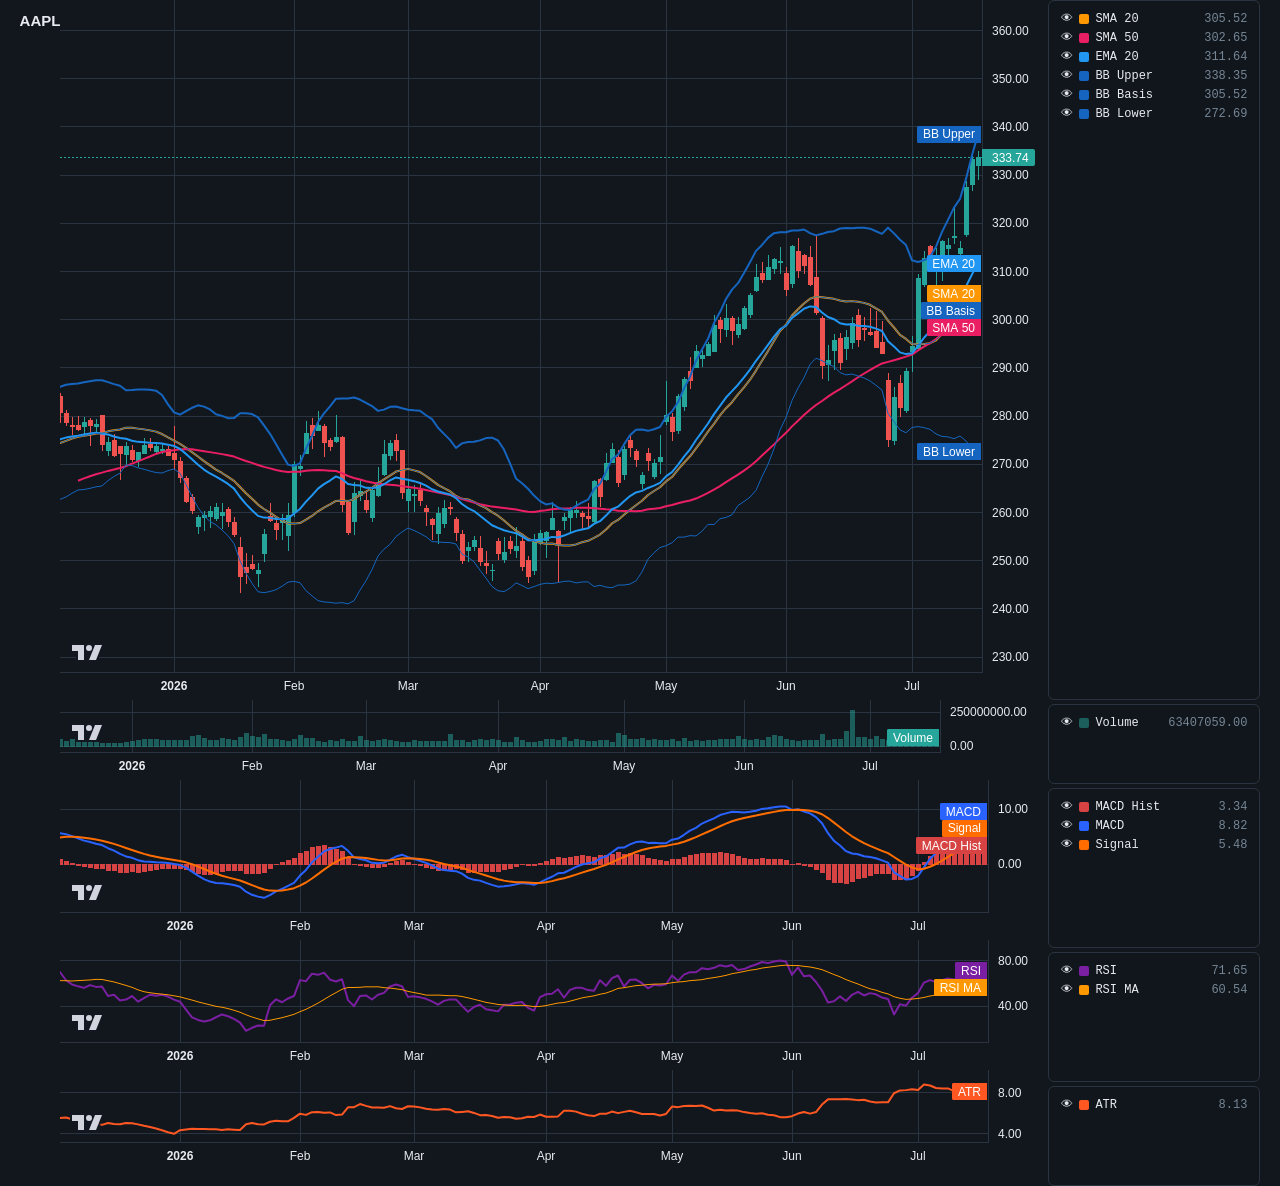
<file: demos/demo_chart.html>
<!DOCTYPE html>
<html lang="en">
<head>
<meta charset="UTF-8">
<meta name="viewport" content="width=device-width, initial-scale=1.0">
<title>AAPL — Daily</title>
<script>
/*!
 * @license
 * TradingView Lightweight Charts™ v5.2.0
 * Copyright (c) 2026 TradingView, Inc.
 * Licensed under Apache License 2.0 https://www.apache.org/licenses/LICENSE-2.0
 */
!function(){"use strict";const t={title:"",visible:!0,hitTestTolerance:3,lastValueVisible:!0,priceLineVisible:!0,priceLineSource:0,priceLineWidth:1,priceLineColor:"",priceLineStyle:2,baseLineVisible:!0,baseLineWidth:1,baseLineColor:"#B2B5BE",baseLineStyle:0,priceFormat:{type:"price",precision:2,minMove:.01}};var i,n;function s(t,i){const n=function(t,i){switch(t){case 0:default:return[];case 1:return[i,i];case 2:return[2*i,2*i];case 3:return[6*i,6*i];case 4:return[i,4*i]}}(i,t.lineWidth);return t.setLineDash(n),n}function e(t,i,n,s){t.beginPath();const e=t.lineWidth%2?.5:0;t.moveTo(n,i+e),t.lineTo(s,i+e),t.stroke()}function r(t,i){if(!t)throw new Error("Assertion failed"+(i?": "+i:""))}function h(t){if(void 0===t)throw new Error("Value is undefined");return t}function a(t){if(null===t)throw new Error("Value is null");return t}function l(t){return a(h(t))}!function(t){t[t.Simple=0]="Simple",t[t.WithSteps=1]="WithSteps",t[t.Curved=2]="Curved"}(i||(i={})),function(t){t[t.Solid=0]="Solid",t[t.Dotted=1]="Dotted",t[t.Dashed=2]="Dashed",t[t.LargeDashed=3]="LargeDashed",t[t.SparseDotted=4]="SparseDotted"}(n||(n={}));class o{constructor(){this.t=[]}i(t,i,n){const s={h:t,l:i,o:!0===n};this.t.push(s)}_(t){const i=this.t.findIndex((i=>t===i.h));i>-1&&this.t.splice(i,1)}u(t){this.t=this.t.filter((i=>i.l!==t))}p(t,i,n){const s=[...this.t];this.t=this.t.filter((t=>!t.o)),s.forEach((s=>s.h(t,i,n)))}v(){return this.t.length>0}m(){this.t=[]}}function _(t,...i){for(const n of i)for(const i in n)void 0!==n[i]&&Object.prototype.hasOwnProperty.call(n,i)&&!["__proto__","constructor","prototype"].includes(i)&&("object"!=typeof n[i]||void 0===t[i]||Array.isArray(n[i])?t[i]=n[i]:_(t[i],n[i]));return t}function u(t){return"number"==typeof t&&isFinite(t)}function c(t){return"number"==typeof t&&t%1==0}function d(t){return"string"==typeof t}function f(t){return"boolean"==typeof t}function p(t){const i=t;if(!i||"object"!=typeof i)return i;let n,s,e;for(s in n=Array.isArray(i)?[]:{},i)i.hasOwnProperty(s)&&(e=i[s],n[s]=e&&"object"==typeof e?p(e):e);return n}function v(t){return null!==t}function m(t){return null===t?void 0:t}const w="-apple-system, BlinkMacSystemFont, 'Trebuchet MS', Roboto, Ubuntu, sans-serif";function g(t,i,n){return void 0===i&&(i=w),`${n=void 0!==n?`${n} `:""}${t}px ${i}`}class M{constructor(t){this.M={S:1,C:5,k:NaN,P:"",T:"",R:"",D:"",I:0,V:0,B:0,A:0,L:0},this.O=t}N(){const t=this.M,i=this.F(),n=this.W();return t.k===i&&t.T===n||(t.k=i,t.T=n,t.P=g(i,n),t.A=2.5/12*i,t.I=t.A,t.V=i/12*t.C,t.B=i/12*t.C,t.L=0),t.R=this.H(),t.D=this.U(),this.M}H(){return this.O.N().layout.textColor}U(){return this.O.$()}F(){return this.O.N().layout.fontSize}W(){return this.O.N().layout.fontFamily}}function b(t){return t<0?0:t>255?255:Math.round(t)||0}function S(t){return.199*t[0]+.687*t[1]+.114*t[2]}class x{constructor(t,i){this.j=new Map,this.q=t,i&&(this.j=i)}Y(t,i){if("transparent"===t)return t;const n=this.K(t),s=n[3];return`rgba(${n[0]}, ${n[1]}, ${n[2]}, ${i*s})`}Z(t){const i=this.K(t);return{G:`rgb(${i[0]}, ${i[1]}, ${i[2]})`,X:S(i)>160?"black":"white"}}J(t){return S(this.K(t))}tt(t,i,n){const[s,e,r,h]=this.K(t),[a,l,o,_]=this.K(i),u=[b(s+n*(a-s)),b(e+n*(l-e)),b(r+n*(o-r)),(c=h+n*(_-h),c<=0||c>1?Math.min(Math.max(c,0),1):Math.round(1e4*c)/1e4)];var c;return`rgba(${u[0]}, ${u[1]}, ${u[2]}, ${u[3]})`}K(t){const i=this.j.get(t);if(i)return i;const n=function(t){const i=document.createElement("div");i.style.display="none",document.body.appendChild(i),i.style.color=t;const n=window.getComputedStyle(i).color;return document.body.removeChild(i),n}(t),s=n.match(/^rgba?\s*\((\d+),\s*(\d+),\s*(\d+)(?:,\s*(\d*\.?\d+))?\)$/);if(!s){if(this.q.length)for(const i of this.q){const n=i(t);if(n)return this.j.set(t,n),n}throw new Error(`Failed to parse color: ${t}`)}const e=[parseInt(s[1],10),parseInt(s[2],10),parseInt(s[3],10),s[4]?parseFloat(s[4]):1];return this.j.set(t,e),e}}class C{constructor(){this.it=[]}nt(t){this.it=t}st(t,i,n){this.it.forEach((s=>{s.st(t,i,n)}))}}class y{st(t,i,n){t.useBitmapCoordinateSpace((t=>this.et(t,i,n)))}}class k extends y{constructor(){super(...arguments),this.rt=null}ht(t){this.rt=t}et({context:t,horizontalPixelRatio:i,verticalPixelRatio:n}){if(null===this.rt||null===this.rt.lt)return;const s=this.rt.lt,e=this.rt,r=Math.max(1,Math.floor(i))%2/2,h=h=>{t.beginPath();for(let a=s.to-1;a>=s.from;--a){const s=e.ot[a],l=Math.round(s._t*i)+r,o=s.ut*n,_=h*n+r;t.moveTo(l,o),t.arc(l,o,_,0,2*Math.PI)}t.fill()};e.ct>0&&(t.fillStyle=e.dt,h(e.ft+e.ct)),t.fillStyle=e.vt,h(e.ft)}}function P(){return{ot:[{_t:0,ut:0,wt:0,gt:0}],vt:"",dt:"",ft:0,ct:0,lt:null}}const T={from:0,to:1};class R{constructor(t,i,n){this.Mt=new C,this.bt=[],this.St=[],this.xt=!0,this.O=t,this.Ct=i,this.yt=n,this.Mt.nt(this.bt)}kt(t){this.Pt(),this.xt=!0}Tt(){return this.xt&&(this.Rt(),this.xt=!1),this.Mt}Pt(){const t=this.yt.Dt();t.length!==this.bt.length&&(this.St=t.map(P),this.bt=this.St.map((t=>{const i=new k;return i.ht(t),i})),this.Mt.nt(this.bt))}Rt(){const t=2===this.Ct.N().mode||!this.Ct.It(),i=this.yt.Et(),n=this.Ct.Vt(),s=this.O.Bt();this.Pt(),i.forEach(((i,e)=>{const r=this.St[e],h=i.At(n),a=i.zt();!t&&null!==h&&i.It()&&null!==a?(r.vt=h.Lt,r.ft=h.ft,r.ct=h.Ot,r.ot[0].gt=h.gt,r.ot[0].ut=i.Ft().Nt(h.gt,a.Wt),r.dt=h.Ht??this.O.Ut(r.ot[0].ut/i.Ft().$t()),r.ot[0].wt=n,r.ot[0]._t=s.jt(n),r.lt=T):r.lt=null}))}}class D extends y{constructor(t){super(),this.qt=t}et({context:t,bitmapSize:i,horizontalPixelRatio:n,verticalPixelRatio:r}){if(null===this.qt)return;const h=this.qt.Yt.It,a=this.qt.Kt.It;if(!h&&!a)return;const l=Math.round(this.qt._t*n),o=Math.round(this.qt.ut*r);t.lineCap="butt",h&&l>=0&&(t.lineWidth=Math.floor(this.qt.Yt.ct*n),t.strokeStyle=this.qt.Yt.R,t.fillStyle=this.qt.Yt.R,s(t,this.qt.Yt.Zt),function(t,i,n,s){t.beginPath();const e=t.lineWidth%2?.5:0;t.moveTo(i+e,n),t.lineTo(i+e,s),t.stroke()}(t,l,0,i.height)),a&&o>=0&&(t.lineWidth=Math.floor(this.qt.Kt.ct*r),t.strokeStyle=this.qt.Kt.R,t.fillStyle=this.qt.Kt.R,s(t,this.qt.Kt.Zt),e(t,o,0,i.width))}}class I{constructor(t,i){this.xt=!0,this.Gt={Yt:{ct:1,Zt:0,R:"",It:!1},Kt:{ct:1,Zt:0,R:"",It:!1},_t:0,ut:0},this.Xt=new D(this.Gt),this.Jt=t,this.yt=i}kt(){this.xt=!0}Tt(t){return this.xt&&(this.Rt(),this.xt=!1),this.Xt}Rt(){const t=this.Jt.It(),i=this.yt.Qt().N().crosshair,n=this.Gt;if(2===i.mode)return n.Kt.It=!1,void(n.Yt.It=!1);n.Kt.It=t&&this.Jt.ti(this.yt),n.Yt.It=t&&this.Jt.ii(),n.Kt.ct=i.horzLine.width,n.Kt.Zt=i.horzLine.style,n.Kt.R=i.horzLine.color,n.Yt.ct=i.vertLine.width,n.Yt.Zt=i.vertLine.style,n.Yt.R=i.vertLine.color,n._t=this.Jt.ni(),n.ut=this.Jt.si()}}function E(t,i,n,s,e,r){t.fillRect(i+r,n,s-2*r,r),t.fillRect(i+r,n+e-r,s-2*r,r),t.fillRect(i,n,r,e),t.fillRect(i+s-r,n,r,e)}function V(t,i,n,s,e,r){t.save(),t.globalCompositeOperation="copy",t.fillStyle=r,t.fillRect(i,n,s,e),t.restore()}function B(t,i,n,s,e,r){t.beginPath(),t.roundRect?t.roundRect(i,n,s,e,r):(t.lineTo(i+s-r[1],n),0!==r[1]&&t.arcTo(i+s,n,i+s,n+r[1],r[1]),t.lineTo(i+s,n+e-r[2]),0!==r[2]&&t.arcTo(i+s,n+e,i+s-r[2],n+e,r[2]),t.lineTo(i+r[3],n+e),0!==r[3]&&t.arcTo(i,n+e,i,n+e-r[3],r[3]),t.lineTo(i,n+r[0]),0!==r[0]&&t.arcTo(i,n,i+r[0],n,r[0]))}function A(t,i,n,s,e,r,h=0,a=[0,0,0,0],l=""){if(t.save(),!h||!l||l===r)return B(t,i,n,s,e,a),t.fillStyle=r,t.fill(),void t.restore();const o=h/2;var _;B(t,i+o,n+o,s-h,e-h,(_=-o,a.map((t=>0===t?t:t+_)))),"transparent"!==r&&(t.fillStyle=r,t.fill()),"transparent"!==l&&(t.lineWidth=h,t.strokeStyle=l,t.closePath(),t.stroke()),t.restore()}function z(t,i,n,s,e,r,h){t.save(),t.globalCompositeOperation="copy";const a=t.createLinearGradient(0,0,0,e);a.addColorStop(0,r),a.addColorStop(1,h),t.fillStyle=a,t.fillRect(i,n,s,e),t.restore()}class L{constructor(t,i){this.ht(t,i)}ht(t,i){this.qt=t,this.ei=i}$t(t,i){return this.qt.It?t.k+t.A+t.I:0}st(t,i,n,s){if(!this.qt.It||0===this.qt.ri.length)return;const e=this.qt.R,r=this.ei.G,h=t.useBitmapCoordinateSpace((t=>{const h=t.context;h.font=i.P;const a=this.hi(t,i,n,s),l=a.ai;return a.li?A(h,l.oi,l._i,l.ui,l.ci,r,l.di,[l.ft,0,0,l.ft],r):A(h,l.fi,l._i,l.ui,l.ci,r,l.di,[0,l.ft,l.ft,0],r),this.qt.pi&&(h.fillStyle=e,h.fillRect(l.fi,l.mi,l.wi-l.fi,l.gi)),this.qt.Mi&&(h.fillStyle=i.D,h.fillRect(a.li?l.bi-l.di:0,l._i,l.di,l.Si-l._i)),a}));t.useMediaCoordinateSpace((({context:t})=>{const n=h.xi;t.font=i.P,t.textAlign=h.li?"right":"left",t.textBaseline="middle",t.fillStyle=e,t.fillText(this.qt.ri,n.Ci,(n._i+n.Si)/2+n.yi)}))}hi(t,i,n,s){const{context:e,bitmapSize:r,mediaSize:h,horizontalPixelRatio:a,verticalPixelRatio:l}=t,o=this.qt.pi||!this.qt.ki?i.C:0,_=this.qt.Pi?i.S:0,u=i.A+this.ei.Ti,c=i.I+this.ei.Ri,d=i.V,f=i.B,p=this.qt.ri,v=i.k,m=n.Di(e,p),w=Math.ceil(n.Ii(e,p)),g=v+u+c,M=i.S+d+f+w+o,b=Math.max(1,Math.floor(l));let S=Math.round(g*l);S%2!=b%2&&(S+=1);const x=_>0?Math.max(1,Math.floor(_*a)):0,C=Math.round(M*a),y=Math.round(o*a),k=this.ei.Ei??this.ei.Vi??this.ei.Bi,P=Math.round(k*l)-Math.floor(.5*l),T=Math.floor(P+b/2-S/2),R=T+S,D="right"===s,I=D?h.width-_:_,E=D?r.width-x:x;let V,B,A;return D?(V=E-C,B=E-y,A=I-o-d-_):(V=E+C,B=E+y,A=I+o+d),{li:D,ai:{_i:T,mi:P,Si:R,ui:C,ci:S,ft:2*a,di:x,oi:V,fi:E,wi:B,gi:b,bi:r.width},xi:{_i:T/l,Si:R/l,Ci:A,yi:m}}}}class O{constructor(t){this.Ai={Bi:0,G:"#000",Ri:0,Ti:0},this.zi={ri:"",It:!1,pi:!0,ki:!1,Ht:"",R:"#FFF",Mi:!1,Pi:!1},this.Li={ri:"",It:!1,pi:!1,ki:!0,Ht:"",R:"#FFF",Mi:!0,Pi:!0},this.xt=!0,this.Oi=new(t||L)(this.zi,this.Ai),this.Ni=new(t||L)(this.Li,this.Ai)}ri(){return this.Fi(),this.zi.ri}Bi(){return this.Fi(),this.Ai.Bi}kt(){this.xt=!0}$t(t,i=!1){return Math.max(this.Oi.$t(t,i),this.Ni.$t(t,i))}Wi(){return this.Ai.Ei??null}Hi(){return this.Ai.Ei??this.Ai.Vi??this.Bi()}Ui(t){this.Ai.Vi=t??void 0}$i(){return this.Fi(),this.zi.It||this.Li.It}ji(){return this.Fi(),this.zi.It}Tt(t){return this.Fi(),this.zi.pi=this.zi.pi&&t.N().ticksVisible,this.Li.pi=this.Li.pi&&t.N().ticksVisible,this.Oi.ht(this.zi,this.Ai),this.Ni.ht(this.Li,this.Ai),this.Oi}qi(){return this.Fi(),this.Oi.ht(this.zi,this.Ai),this.Ni.ht(this.Li,this.Ai),this.Ni}Fi(){this.xt&&(this.zi.pi=!0,this.Li.pi=!1,this.Yi(this.zi,this.Li,this.Ai))}}class N extends O{constructor(t,i,n){super(),this.Jt=t,this.Ki=i,this.Zi=n}Yi(t,i,n){if(t.It=!1,2===this.Jt.N().mode)return;const s=this.Jt.N().horzLine;if(!s.labelVisible)return;const e=this.Ki.zt();if(!this.Jt.It()||this.Ki.Gi()||null===e)return;const r=this.Ki.Xi().Z(s.labelBackgroundColor);n.G=r.G,t.R=r.X;const h=2/12*this.Ki.k();n.Ti=h,n.Ri=h;const a=this.Zi(this.Ki);n.Bi=a.Bi,t.ri=this.Ki.Ji(a.gt,e),t.It=!0}}const F=/[1-9]/g;class W{constructor(){this.qt=null}ht(t){this.qt=t}st(t,i){if(null===this.qt||!1===this.qt.It||0===this.qt.ri.length)return;const n=t.useMediaCoordinateSpace((({context:t})=>(t.font=i.P,Math.round(i.Qi.Ii(t,a(this.qt).ri,F)))));if(n<=0)return;const s=i.tn,e=n+2*s,r=e/2,h=this.qt.nn;let l=this.qt.Bi,o=Math.floor(l-r)+.5;o<0?(l+=Math.abs(0-o),o=Math.floor(l-r)+.5):o+e>h&&(l-=Math.abs(h-(o+e)),o=Math.floor(l-r)+.5);const _=o+e,u=Math.ceil(0+i.S+i.C+i.A+i.k+i.I);t.useBitmapCoordinateSpace((({context:t,horizontalPixelRatio:n,verticalPixelRatio:s})=>{const e=a(this.qt);t.fillStyle=e.G;const r=Math.round(o*n),h=Math.round(0*s),l=Math.round(_*n),c=Math.round(u*s),d=Math.round(2*n);if(t.beginPath(),t.moveTo(r,h),t.lineTo(r,c-d),t.arcTo(r,c,r+d,c,d),t.lineTo(l-d,c),t.arcTo(l,c,l,c-d,d),t.lineTo(l,h),t.fill(),e.pi){const r=Math.round(e.Bi*n),a=h,l=Math.round((a+i.C)*s);t.fillStyle=e.R;const o=Math.max(1,Math.floor(n)),_=Math.floor(.5*n);t.fillRect(r-_,a,o,l-a)}})),t.useMediaCoordinateSpace((({context:t})=>{const n=a(this.qt),e=0+i.S+i.C+i.A+i.k/2;t.font=i.P,t.textAlign="left",t.textBaseline="middle",t.fillStyle=n.R;const r=i.Qi.Di(t,"Apr0");t.translate(o+s,e+r),t.fillText(n.ri,0,0)}))}}class H{constructor(t,i,n){this.xt=!0,this.Xt=new W,this.Gt={It:!1,G:"#4c525e",R:"white",ri:"",nn:0,Bi:NaN,pi:!0},this.Ct=t,this.sn=i,this.Zi=n}kt(){this.xt=!0}Tt(){return this.xt&&(this.Rt(),this.xt=!1),this.Xt.ht(this.Gt),this.Xt}Rt(){const t=this.Gt;if(t.It=!1,2===this.Ct.N().mode)return;const i=this.Ct.N().vertLine;if(!i.labelVisible)return;const n=this.sn.Bt();if(n.Gi())return;t.nn=n.nn();const s=this.Zi();if(null===s)return;t.Bi=s.Bi;const e=n.en(this.Ct.Vt());t.ri=n.rn(a(e)),t.It=!0;const r=this.sn.Xi().Z(i.labelBackgroundColor);t.G=r.G,t.R=r.X,t.pi=n.N().ticksVisible}}class U{constructor(){this.hn=null,this.an=0}ln(){return this.an}_n(t){this.an=t}Ft(){return this.hn}un(t){this.hn=t}cn(t){return[]}dn(){return[]}It(){return!0}}var $;!function(t){t[t.Normal=0]="Normal",t[t.Magnet=1]="Magnet",t[t.Hidden=2]="Hidden",t[t.MagnetOHLC=3]="MagnetOHLC"}($||($={}));class j extends U{constructor(t,i){super(),this.yt=null,this.fn=NaN,this.pn=0,this.vn=!1,this.mn=new Map,this.wn=!1,this.gn=new WeakMap,this.Mn=new WeakMap,this.bn=NaN,this.Sn=NaN,this.xn=NaN,this.Cn=NaN,this.sn=t,this.yn=i;this.kn=((t,i)=>n=>{const s=i(),e=t();if(n===a(this.yt).Pn())return{gt:e,Bi:s};{const t=a(n.zt());return{gt:n.Tn(s,t),Bi:s}}})((()=>this.fn),(()=>this.Sn));const n=((t,i)=>()=>{const n=this.sn.Bt().Rn(t()),s=i();return n&&Number.isFinite(s)?{wt:n,Bi:s}:null})((()=>this.pn),(()=>this.ni()));this.Dn=new H(this,t,n)}N(){return this.yn}In(t,i){this.xn=t,this.Cn=i}En(){this.xn=NaN,this.Cn=NaN}Vn(){return this.xn}Bn(){return this.Cn}An(t,i,n){this.wn||(this.wn=!0),this.vn=!0,this.zn(t,i,n)}Vt(){return this.pn}ni(){return this.bn}si(){return this.Sn}It(){return this.vn}Ln(){this.vn=!1,this.On(),this.fn=NaN,this.bn=NaN,this.Sn=NaN,this.yt=null,this.En(),this.Nn()}Fn(t){if(!this.yn.doNotSnapToHiddenSeriesIndices)return t;const i=this.sn,n=i.Bt();let s=null,e=null;for(const n of i.Wn()){const i=n.Un().Hn(t,-1);if(i){if(i.$n===t)return t;(null===s||i.$n>s)&&(s=i.$n)}const r=n.Un().Hn(t,1);if(r){if(r.$n===t)return t;(null===e||r.$n<e)&&(e=r.$n)}}const r=[s,e].filter(v);if(0===r.length)return t;const h=n.jt(t),a=r.map((t=>Math.abs(h-n.jt(t))));return r[a.indexOf(Math.min(...a))]}jn(t){let i=this.gn.get(t);i||(i=new I(this,t),this.gn.set(t,i));let n=this.Mn.get(t);return n||(n=new R(this.sn,this,t),this.Mn.set(t,n)),[i,n]}ti(t){return t===this.yt&&this.yn.horzLine.visible}ii(){return this.yn.vertLine.visible}qn(t,i){this.vn&&this.yt===t||this.mn.clear();const n=[];return this.yt===t&&n.push(this.Yn(this.mn,i,this.kn)),n}dn(){return this.vn?[this.Dn]:[]}Kn(){return this.yt}Nn(){this.sn.Zn().forEach((t=>{this.gn.get(t)?.kt(),this.Mn.get(t)?.kt()})),this.mn.forEach((t=>t.kt())),this.Dn.kt()}Gn(t){return t&&!t.Pn().Gi()?t.Pn():null}zn(t,i,n){this.Xn(t,i,n)&&this.Nn()}Xn(t,i,n){const s=this.bn,e=this.Sn,r=this.fn,h=this.pn,a=this.yt,l=this.Gn(n);this.pn=t,this.bn=isNaN(t)?NaN:this.sn.Bt().jt(t),this.yt=n;const o=null!==l?l.zt():null;return null!==l&&null!==o?(this.fn=i,this.Sn=l.Nt(i,o)):(this.fn=NaN,this.Sn=NaN),s!==this.bn||e!==this.Sn||h!==this.pn||r!==this.fn||a!==this.yt}On(){const t=this.sn.Jn().map((t=>t.Un().Qn())).filter(v),i=0===t.length?null:Math.max(...t);this.pn=null!==i?i:NaN}Yn(t,i,n){let s=t.get(i);return void 0===s&&(s=new N(this,i,n),t.set(i,s)),s}}function q(t){return"left"===t||"right"===t}class Y{constructor(t){this.ts=new Map,this.ns=[],this.ss=t}es(t,i){const n=function(t,i){return void 0===t?i:{rs:Math.max(t.rs,i.rs),hs:t.hs||i.hs}}(this.ts.get(t),i);this.ts.set(t,n)}ls(){return this.ss}_s(t){const i=this.ts.get(t);return void 0===i?{rs:this.ss}:{rs:Math.max(this.ss,i.rs),hs:i.hs}}us(){this.cs(),this.ns=[{ds:0}]}fs(t){this.cs(),this.ns=[{ds:1,Wt:t}]}ps(t){this.vs(),this.ns.push({ds:5,Wt:t})}cs(){this.vs(),this.ns.push({ds:6})}ws(){this.cs(),this.ns=[{ds:4}]}gs(t){this.cs(),this.ns.push({ds:2,Wt:t})}Ms(t){this.cs(),this.ns.push({ds:3,Wt:t})}bs(){return this.ns}Ss(t){for(const i of t.ns)this.xs(i);this.ss=Math.max(this.ss,t.ss),t.ts.forEach(((t,i)=>{this.es(i,t)}))}static Cs(){return new Y(2)}static ys(){return new Y(3)}xs(t){switch(t.ds){case 0:this.us();break;case 1:this.fs(t.Wt);break;case 2:this.gs(t.Wt);break;case 3:this.Ms(t.Wt);break;case 4:this.ws();break;case 5:this.ps(t.Wt);break;case 6:this.vs()}}vs(){const t=this.ns.findIndex((t=>5===t.ds));-1!==t&&this.ns.splice(t,1)}}class K{formatTickmarks(t){return t.map((t=>this.format(t)))}}const Z=".";function G(t,i){if(!u(t))return"n/a";if(!c(i))throw new TypeError("invalid length");if(i<0||i>16)throw new TypeError("invalid length");if(0===i)return t.toString();return("0000000000000000"+t.toString()).slice(-i)}class X extends K{constructor(t,i){if(super(),i||(i=1),u(t)&&c(t)||(t=100),t<0)throw new TypeError("invalid base");this.Ki=t,this.ks=i,this.Ps()}format(t){const i=t<0?"−":"";return t=Math.abs(t),i+this.Ts(t)}Ps(){if(this.Rs=0,this.Ki>0&&this.ks>0){let t=this.Ki;for(;t>1;)t/=10,this.Rs++}}Ts(t){const i=this.Ki/this.ks;let n=Math.floor(t),s="";const e=void 0!==this.Rs?this.Rs:NaN;if(i>1){let r=+(Math.round(t*i)-n*i).toFixed(this.Rs);r>=i&&(r-=i,n+=1),s=Z+G(+r.toFixed(this.Rs)*this.ks,e)}else n=Math.round(n*i)/i,e>0&&(s=Z+G(0,e));return n.toFixed(0)+s}}class J extends X{constructor(t=100){super(t)}format(t){return`${super.format(t)}%`}}class Q extends K{constructor(t){super(),this.Ds=t}format(t){let i="";return t<0&&(i="-",t=-t),t<995?i+this.Is(t):t<999995?i+this.Is(t/1e3)+"K":t<999999995?(t=1e3*Math.round(t/1e3),i+this.Is(t/1e6)+"M"):(t=1e6*Math.round(t/1e6),i+this.Is(t/1e9)+"B")}Is(t){let i;const n=Math.pow(10,this.Ds);return i=(t=Math.round(t*n)/n)>=1e-15&&t<1?t.toFixed(this.Ds).replace(/\.?0+$/,""):String(t),i.replace(/(\.[1-9]*)0+$/,((t,i)=>i))}}const tt=/[2-9]/g;class it{constructor(t=50){this.Es=0,this.Vs=1,this.Bs=1,this.As={},this.zs=new Map,this.Ls=t}Os(){this.Es=0,this.zs.clear(),this.Vs=1,this.Bs=1,this.As={}}Ii(t,i,n){return this.Ns(t,i,n).width}Di(t,i,n){const s=this.Ns(t,i,n);return((s.actualBoundingBoxAscent||0)-(s.actualBoundingBoxDescent||0))/2}Ns(t,i,n){const s=n||tt,e=String(i).replace(s,"0");if(this.zs.has(e))return h(this.zs.get(e)).Fs;if(this.Es===this.Ls){const t=this.As[this.Bs];delete this.As[this.Bs],this.zs.delete(t),this.Bs++,this.Es--}t.save(),t.textBaseline="middle";const r=t.measureText(e);return t.restore(),0===r.width&&i.length||(this.zs.set(e,{Fs:r,Ws:this.Vs}),this.As[this.Vs]=e,this.Es++,this.Vs++),r}}class nt{constructor(t){this.Hs=null,this.M=null,this.Us="right",this.$s=t}js(t,i,n){this.Hs=t,this.M=i,this.Us=n}st(t){null!==this.M&&null!==this.Hs&&this.Hs.st(t,this.M,this.$s,this.Us)}}class st{constructor(t,i,n){this.qs=t,this.$s=new it(50),this.Ys=i,this.O=n,this.F=-1,this.Xt=new nt(this.$s)}Tt(){const t=this.O.Ks(this.Ys);if(null===t)return null;const i=t.Zs(this.Ys)?t.Gs():this.Ys.Ft();if(null===i)return null;const n=t.Xs(i);if("overlay"===n)return null;const s=this.O.Js();return s.k!==this.F&&(this.F=s.k,this.$s.Os()),this.Xt.js(this.qs.qi(),s,n),this.Xt}}class et extends y{constructor(){super(...arguments),this.qt=null}ht(t){this.qt=t}Qs(t,i){if(!this.qt?.It)return null;const{ut:n,ct:s,te:e}=this.qt;return i>=n-s-7&&i<=n+s+7?{ie:this.qt,ne:Math.abs(i-n),se:2,ee:"price-line",te:e}:null}et({context:t,bitmapSize:i,horizontalPixelRatio:n,verticalPixelRatio:r}){if(null===this.qt)return;if(!1===this.qt.It)return;const h=Math.round(this.qt.ut*r);h<0||h>i.height||(t.lineCap="butt",t.strokeStyle=this.qt.R,t.lineWidth=Math.floor(this.qt.ct*n),s(t,this.qt.Zt),e(t,h,0,i.width))}}class rt{constructor(t){this.re={ut:0,R:"rgba(0, 0, 0, 0)",ct:1,Zt:0,It:!1},this.he=new et,this.xt=!0,this.ae=t,this.le=t.Qt(),this.he.ht(this.re)}kt(){this.xt=!0}Tt(){return this.ae.It()?(this.xt&&(this.oe(),this.xt=!1),this.he):null}}class ht extends rt{constructor(t){super(t)}oe(){this.re.It=!1;const t=this.ae.Ft(),i=t._e()._e;if(2!==i&&3!==i)return;const n=this.ae.N();if(!n.baseLineVisible||!this.ae.It())return;const s=this.ae.zt();null!==s&&(this.re.It=!0,this.re.ut=t.Nt(s.Wt,s.Wt),this.re.R=n.baseLineColor,this.re.ct=n.baseLineWidth,this.re.Zt=n.baseLineStyle)}}class at extends y{constructor(){super(...arguments),this.qt=null}ht(t){this.qt=t}ue(){return this.qt}et({context:t,horizontalPixelRatio:i,verticalPixelRatio:n}){const s=this.qt;if(null===s)return;const e=Math.max(1,Math.floor(i)),r=e%2/2,h=Math.round(s.ce.x*i)+r,a=s.ce.y*n;t.fillStyle=s.de,t.beginPath();const l=Math.max(2,1.5*s.fe)*i;t.arc(h,a,l,0,2*Math.PI,!1),t.fill(),t.fillStyle=s.pe,t.beginPath(),t.arc(h,a,s.ft*i,0,2*Math.PI,!1),t.fill(),t.lineWidth=e,t.strokeStyle=s.ve,t.beginPath(),t.arc(h,a,s.ft*i+e/2,0,2*Math.PI,!1),t.stroke()}}const lt=[{me:0,we:.25,ge:4,Me:10,be:.25,Se:0,xe:.4,Ce:.8},{me:.25,we:.525,ge:10,Me:14,be:0,Se:0,xe:.8,Ce:0},{me:.525,we:1,ge:14,Me:14,be:0,Se:0,xe:0,Ce:0}];class ot{constructor(t){this.Xt=new at,this.xt=!0,this.ye=!0,this.ke=performance.now(),this.Pe=this.ke-1,this.Te=t}Re(){this.Pe=this.ke-1,this.kt()}De(){if(this.kt(),2===this.Te.N().lastPriceAnimation){const t=performance.now(),i=this.Pe-t;if(i>0)return void(i<650&&(this.Pe+=2600));this.ke=t,this.Pe=t+2600}}kt(){this.xt=!0}Ie(){this.ye=!0}It(){return 0!==this.Te.N().lastPriceAnimation}Ee(){switch(this.Te.N().lastPriceAnimation){case 0:return!1;case 1:return!0;case 2:return performance.now()<=this.Pe}}Tt(){return this.xt?(this.Rt(),this.xt=!1,this.ye=!1):this.ye&&(this.Ve(),this.ye=!1),this.Xt}Rt(){this.Xt.ht(null);const t=this.Te.Qt().Bt(),i=t.Be(),n=this.Te.zt();if(null===i||null===n)return;const s=this.Te.Ae(!0);if(s.ze||!i.Le(s.$n))return;const e={x:t.jt(s.$n),y:this.Te.Ft().Nt(s.gt,n.Wt)},r=s.R,h=this.Te.N().lineWidth,a=this.Oe(this.Ne(),r);this.Xt.ht({de:r,fe:h,pe:a.pe,ve:a.ve,ft:a.ft,ce:e})}Ve(){const t=this.Xt.ue();if(null!==t){const i=this.Oe(this.Ne(),t.de);t.pe=i.pe,t.ve=i.ve,t.ft=i.ft}}Ne(){return this.Ee()?performance.now()-this.ke:2599}Fe(t,i,n,s){const e=n+(s-n)*i;return this.Te.Qt().Xi().Y(t,e)}Oe(t,i){const n=t%2600/2600;let s;for(const t of lt)if(n>=t.me&&n<=t.we){s=t;break}r(void 0!==s,"Last price animation internal logic error");const e=(n-s.me)/(s.we-s.me);return{pe:this.Fe(i,e,s.be,s.Se),ve:this.Fe(i,e,s.xe,s.Ce),ft:(h=e,a=s.ge,l=s.Me,a+(l-a)*h)};var h,a,l}}class _t extends rt{constructor(t){super(t)}oe(){const t=this.re;t.It=!1;const i=this.ae.N();if(!i.priceLineVisible||!this.ae.It())return;const n=this.ae.Ae(0===i.priceLineSource);n.ze||(t.It=!0,t.ut=n.Bi,t.R=this.ae.We(n.R),t.ct=i.priceLineWidth,t.Zt=i.priceLineStyle)}}class ut extends O{constructor(t){super(),this.Jt=t}Yi(t,i,n){t.It=!1,i.It=!1;const s=this.Jt;if(!s.It())return;const e=s.N(),r=e.lastValueVisible,h=""!==s.He(),a=0===e.seriesLastValueMode,l=s.Ae(!1);if(l.ze)return;r&&(t.ri=this.Ue(l,r,a),t.It=0!==t.ri.length),(h||a)&&(i.ri=this.$e(l,r,h,a),i.It=i.ri.length>0);const o=s.We(l.R),_=this.Jt.Qt().Xi().Z(o);n.G=_.G,n.Bi=l.Bi,i.Ht=s.Qt().Ut(l.Bi/s.Ft().$t()),t.Ht=o,t.R=_.X,i.R=_.X}$e(t,i,n,s){let e="";const r=this.Jt.He();return n&&0!==r.length&&(e+=`${r} `),i&&s&&(e+=this.Jt.Ft().je()?t.qe:t.Ye),e.trim()}Ue(t,i,n){return i?n?this.Jt.Ft().je()?t.Ye:t.qe:t.ri:""}}function ct(t,i,n,s){const e=Number.isFinite(i),r=Number.isFinite(n);return e&&r?t(i,n):e||r?e?i:n:s}class dt{constructor(t,i){this.Ke=t,this.Ze=i}Ge(t){return null!==t&&(this.Ke===t.Ke&&this.Ze===t.Ze)}Xe(){return new dt(this.Ke,this.Ze)}Je(){return this.Ke}Qe(){return this.Ze}tr(){return this.Ze-this.Ke}Gi(){return this.Ze===this.Ke||Number.isNaN(this.Ze)||Number.isNaN(this.Ke)}Ss(t){return null===t?this:new dt(ct(Math.min,this.Je(),t.Je(),-1/0),ct(Math.max,this.Qe(),t.Qe(),1/0))}ir(t){if(!u(t))return;if(0===this.Ze-this.Ke)return;const i=.5*(this.Ze+this.Ke);let n=this.Ze-i,s=this.Ke-i;n*=t,s*=t,this.Ze=i+n,this.Ke=i+s}nr(t){u(t)&&(this.Ze+=t,this.Ke+=t)}sr(){return{minValue:this.Ke,maxValue:this.Ze}}static er(t){return null===t?null:new dt(t.minValue,t.maxValue)}}class ft{constructor(t,i){this.rr=t,this.hr=i||null}ar(){return this.rr}lr(){return this.hr}sr(){return{priceRange:null===this.rr?null:this.rr.sr(),margins:this.hr||void 0}}static er(t){return null===t?null:new ft(dt.er(t.priceRange),t.margins)}}const pt=[2,4,8,16,32,64,128,256,512],vt="Custom series with conflation reducer must have a priceValueBuilder method";class mt extends rt{constructor(t,i){super(t),this._r=i}oe(){const t=this.re;t.It=!1;const i=this._r.N();if(!this.ae.It()||!i.lineVisible)return;const n=this._r.ur();null!==n&&(t.It=!0,t.ut=n,t.R=i.color,t.ct=i.lineWidth,t.Zt=i.lineStyle,t.te=this._r.N().id)}}class wt extends O{constructor(t,i){super(),this.Te=t,this._r=i}Yi(t,i,n){t.It=!1,i.It=!1;const s=this._r.N(),e=s.axisLabelVisible,r=""!==s.title,h=this.Te;if(!e||!h.It())return;const a=this._r.ur();if(null===a)return;r&&(i.ri=s.title,i.It=!0),i.Ht=h.Qt().Ut(a/h.Ft().$t()),t.ri=this.cr(s.price),t.It=!0;const l=this.Te.Qt().Xi().Z(s.axisLabelColor||s.color);n.G=l.G;const o=s.axisLabelTextColor||l.X;t.R=o,i.R=o,n.Bi=a}cr(t){const i=this.Te.zt();return null===i?"":this.Te.Ft().Ji(t,i.Wt)}}class gt{constructor(t,i){this.Te=t,this.yn=i,this.dr=new mt(t,this),this.qs=new wt(t,this),this.pr=new st(this.qs,t,t.Qt())}vr(t){_(this.yn,t),this.kt(),this.Te.Qt().mr()}N(){return this.yn}wr(){return this.dr}gr(){return this.pr}Mr(){return this.qs}kt(){this.dr.kt(),this.qs.kt()}ur(){const t=this.Te,i=t.Ft();if(t.Qt().Bt().Gi()||i.Gi())return null;const n=t.zt();return null===n?null:i.Nt(this.yn.price,n.Wt)}}class Mt{constructor(){this.br=new WeakMap}Sr(t,i,n){const s=1/i*n;if(t>=s)return 1;const e=s/t,r=Math.pow(2,Math.floor(Math.log2(e)));return Math.min(r,512)}Cr(t,i,n,s=!1,e){if(0===t.length||i<=1)return t;const r=this.yr(i);if(r<=1)return t;const h=this.kr(t);let a=h.Pr.get(r);return void 0!==a||(a=this.Tr(t,r,n,s,e,h.Pr),h.Pr.set(r,a)),a}Rr(t,i,n,s,e=!1,r){if(n<1||0===t.length)return t;const h=this.kr(t),a=h.Pr.get(n);if(!a)return this.Cr(t,n,s,e,r);const l=this.Dr(t,i,n,a,e,s,r);return h.Pr.set(n,l),l}yr(t){if(t<=2)return 2;for(const i of pt)if(t<=i)return i;return 512}Ir(t){if(0===t.length)return 0;const i=t[0],n=t[t.length-1];return 31*t.length+17*i.$n+13*n.$n}Tr(t,i,n,s=!1,e,r=new Map){if(2===i)return this.Er(t,2,n,s,e);const h=i/2;let a=r.get(h);return a||(a=this.Tr(t,h,n,s,e,r),r.set(h,a)),this.Vr(a,n,s,e)}Er(t,i,n,s=!1,e){const r=this.Br(t,i,n,s,e);return this.Ar(r,s)}Vr(t,i,n=!1,s){const e=this.Br(t,2,i,n,s);return this.Ar(e,n)}Br(t,i,n,s=!1,e){const r=[];for(let h=0;h<t.length;h+=i){if(t.length-h>=i){const i=this.zr(t[h],t[h+1],n,s,e);i.Lr=!1,r.push(i)}else if(0===r.length)r.push(this.Or(t[h],!0));else{const i=r[r.length-1];r[r.length-1]=this.Nr(i,t[h],n,s,e)}}return r}Fr(t,i){return(t??1)+(i??1)}zr(t,i,n,s=!1,e){if(!s||!n||!e){const n=t.Wt[1]>i.Wt[1]?t.Wt[1]:i.Wt[1],s=t.Wt[2]<i.Wt[2]?t.Wt[2]:i.Wt[2];return{Wr:t.$n,Hr:i.$n,Ur:t.wt,$r:i.wt,jr:t.Wt[0],qr:n,Yr:s,Kr:i.Wt[3],Zr:this.Fr(t.Zr,i.Zr),Gr:void 0,Lr:!1}}const r=n(this.Xr(t,e),this.Xr(i,e)),h=e(r),a=h.length?h[h.length-1]:0;return{Wr:t.$n,Hr:i.$n,Ur:t.wt,$r:i.wt,jr:t.Wt[0],qr:Math.max(t.Wt[1],a),Yr:Math.min(t.Wt[2],a),Kr:a,Zr:this.Fr(t.Zr,i.Zr),Gr:r,Lr:!1}}Nr(t,i,n,s=!1,e){if(!s||!n||!e)return{Wr:t.Wr,Hr:i.$n,Ur:t.Ur,$r:i.wt,jr:t.jr,qr:t.qr>i.Wt[1]?t.qr:i.Wt[1],Yr:t.Yr<i.Wt[2]?t.Yr:i.Wt[2],Kr:i.Wt[3],Zr:t.Zr+(i.Zr??1),Gr:t.Gr,Lr:!1};const r=t.Gr,h=this.Xr(i,e),a=r?{data:r,index:t.Wr,originalTime:t.Ur,time:t.Ur,priceValues:e(r)}:null,l=a?n(a,h):h.data,o=a?e(l):h.priceValues,_=o.length?o[o.length-1]:0;return{Wr:t.Wr,Hr:i.$n,Ur:t.Ur,$r:i.wt,jr:t.jr,qr:Math.max(t.qr,_),Yr:Math.min(t.Yr,_),Kr:_,Zr:t.Zr+(i.Zr??1),Gr:l,Lr:!1}}Jr(t,i,n,s,e,r,h=!1,a){const l=i===s?e:t[i];if(n-i==1)return this.Or(l,!0);const o=i+1===s?e:t[i+1];let _=this.zr(l,o,r,h,a);for(let l=i+2;l<n;l++){const i=l===s?e:t[l];_=this.Nr(_,i,r,h,a)}return _}Xr(t,i){const n=t.ue??{};return{data:t.ue,index:t.$n,originalTime:t.Qr,time:t.wt,priceValues:i(n)}}th(t,i=!1){const n=!0===i,s=!!t.Gr;return{...{$n:t.Wr,wt:t.Ur,Qr:t.Ur,Wt:[n?t.Kr:t.jr,t.qr,t.Yr,t.Kr],Zr:t.Zr},ue:n?s?t.Gr:{wt:t.Ur}:void 0}}Ar(t,i=!1){return t.map((t=>this.th(t,i)))}Dr(t,i,n,s,e=!1,r,h){if(0===s.length)return s;const a=t.length-1,l=Math.floor(a/n)*n;if(Math.min(l+n,t.length)-l<n&&t.length>n){const s=t.slice();return s[s.length-1]=i,this.Cr(s,n,r,e,h)}if(Math.floor((a-1)/n)===Math.floor(a/n)||1===s.length){const o=Math.min(l+n,t.length),_=o-l;if(_<=0)return s;const u=1===_?this.Or(l===a?i:t[l],!0):this.Jr(t,l,o,a,i,r,e,h);return s[s.length-1]=this.th(u,e),s}{const s=t.slice();return s[s.length-1]=i,this.Cr(s,n,r,e,h)}}Or(t,i=!1){return{Wr:t.$n,Hr:t.$n,Ur:t.wt,$r:t.wt,jr:t.Wt[0],qr:t.Wt[1],Yr:t.Wt[2],Kr:t.Wt[3],Zr:t.Zr??1,Gr:t.ue,Lr:i}}kr(t){const i=this.ih(t),n=this.Ir(t);return i.nh!==n&&(i.Pr.clear(),i.nh=n),i}ih(t){let i=this.br.get(t);return void 0===i&&(i={nh:this.Ir(t),Pr:new Map},this.br.set(t,i)),i}}class bt extends U{constructor(t){super(),this.sn=t}Qt(){return this.sn}}const St={Bar:(t,i,n,s)=>{const e=i.upColor,r=i.downColor,h=a(t(n,s)),o=l(h.Wt[0])<=l(h.Wt[3]);return{sh:h.R??(o?e:r)}},Candlestick:(t,i,n,s)=>{const e=i.upColor,r=i.downColor,h=i.borderUpColor,o=i.borderDownColor,_=i.wickUpColor,u=i.wickDownColor,c=a(t(n,s)),d=l(c.Wt[0])<=l(c.Wt[3]);return{sh:c.R??(d?e:r),eh:c.Ht??(d?h:o),rh:c.hh??(d?_:u)}},Custom:(t,i,n,s)=>({sh:a(t(n,s)).R??i.color}),Area:(t,i,n,s)=>{const e=a(t(n,s));return{sh:e.vt??i.lineColor,vt:e.vt??i.lineColor,ah:e.ah??i.topColor,oh:e.oh??i.bottomColor}},Baseline:(t,i,n,s)=>{const e=a(t(n,s));return{sh:e.Wt[3]>=i.baseValue.price?i.topLineColor:i.bottomLineColor,_h:e._h??i.topLineColor,uh:e.uh??i.bottomLineColor,dh:e.dh??i.topFillColor1,fh:e.fh??i.topFillColor2,ph:e.ph??i.bottomFillColor1,mh:e.mh??i.bottomFillColor2}},Line:(t,i,n,s)=>{const e=a(t(n,s));return{sh:e.R??i.color,vt:e.R??i.color}},Histogram:(t,i,n,s)=>({sh:a(t(n,s)).R??i.color})};class xt{constructor(t){this.wh=(t,i)=>void 0!==i?i.Wt:this.Te.Un().gh(t),this.Te=t,this.Mh=St[t.bh()]}Sh(t,i){return this.Mh(this.wh,this.Te.N(),t,i)}}function Ct(t,i,n,s,e=0,r=i.length){let h=r-e;for(;0<h;){const r=h>>1,a=e+r;s(i[a],n)===t?(e=a+1,h-=r+1):h=r}return e}const yt=Ct.bind(null,!0),kt=Ct.bind(null,!1);var Pt;!function(t){t[t.NearestLeft=-1]="NearestLeft",t[t.None=0]="None",t[t.NearestRight=1]="NearestRight"}(Pt||(Pt={}));const Tt=30;class Rt{constructor(){this.xh=[],this.Ch=new Map,this.yh=new Map,this.kh=[]}Ph(){return this.Th()>0?this.xh[this.xh.length-1]:null}Rh(){return this.Th()>0?this.Dh(0):null}Qn(){return this.Th()>0?this.Dh(this.xh.length-1):null}Th(){return this.xh.length}Gi(){return 0===this.Th()}Le(t){return null!==this.Ih(t,0)}gh(t){return this.Hn(t)}Hn(t,i=0){const n=this.Ih(t,i);return null===n?null:{...this.Eh(n),$n:this.Dh(n)}}Vh(){return this.xh}Bh(t,i,n){if(this.Gi())return null;let s=null;for(const e of n){s=Dt(s,this.Ah(t,i,e))}return s}ht(t){this.yh.clear(),this.Ch.clear(),this.xh=t,this.kh=t.map((t=>t.$n))}zh(){return this.kh}Dh(t){return this.xh[t].$n}Eh(t){return this.xh[t]}Ih(t,i){const n=this.Lh(t);if(null===n&&0!==i)switch(i){case-1:return this.Oh(t);case 1:return this.Nh(t);default:throw new TypeError("Unknown search mode")}return n}Oh(t){let i=this.Fh(t);return i>0&&(i-=1),i!==this.xh.length&&this.Dh(i)<t?i:null}Nh(t){const i=this.Wh(t);return i!==this.xh.length&&t<this.Dh(i)?i:null}Lh(t){const i=this.Fh(t);return i===this.xh.length||t<this.xh[i].$n?null:i}Fh(t){return yt(this.xh,t,((t,i)=>t.$n<i))}Wh(t){return kt(this.xh,t,((t,i)=>t.$n>i))}Hh(t,i,n){let s=null;for(let e=t;e<i;e++){const t=this.xh[e].Wt[n];Number.isNaN(t)||(null===s?s={Uh:t,$h:t}:(t<s.Uh&&(s.Uh=t),t>s.$h&&(s.$h=t)))}return s}Ah(t,i,n){if(this.Gi())return null;let s=null;const e=a(this.Rh()),r=a(this.Qn()),h=Math.max(t,e),l=Math.min(i,r),o=Math.ceil(h/Tt)*Tt,_=Math.max(o,Math.floor(l/Tt)*Tt);{const t=this.Fh(h),e=this.Wh(Math.min(l,o,i));s=Dt(s,this.Hh(t,e,n))}let u=this.Ch.get(n);void 0===u&&(u=new Map,this.Ch.set(n,u));for(let t=Math.max(o+1,h);t<_;t+=Tt){const i=Math.floor(t/Tt);let e=u.get(i);if(void 0===e){const t=this.Fh(i*Tt),s=this.Wh((i+1)*Tt-1);e=this.Hh(t,s,n),u.set(i,e)}s=Dt(s,e)}{const t=this.Fh(_),i=this.Wh(l);s=Dt(s,this.Hh(t,i,n))}return s}}function Dt(t,i){if(null===t)return i;if(null===i)return t;return{Uh:Math.min(t.Uh,i.Uh),$h:Math.max(t.$h,i.$h)}}function It(){return new Rt}const Et={setLineStyle:s};class Vt{constructor(t){this.jh=t}st(t,i,n){this.jh.draw(t,Et)}qh(t,i,n){this.jh.drawBackground?.(t,Et)}}class Bt{constructor(t){this.zs=null,this.Yh=t}Tt(){const t=this.Yh.renderer();if(null===t)return null;if(this.zs?.Kh===t)return this.zs.Zh;const i=new Vt(t);return this.zs={Kh:t,Zh:i},i}Gh(){return this.Yh.zOrder?.()??"normal"}}class At{constructor(t){this.Xh=null,this.Jh=t}Qh(){return this.Jh}Nn(){this.Jh.updateAllViews?.()}jn(){const t=this.Jh.paneViews?.()??[];if(this.Xh?.Kh===t)return this.Xh.Zh;const i=t.map((t=>new Bt(t)));return this.Xh={Kh:t,Zh:i},i}Qs(t,i){return this.Jh.hitTest?.(t,i)??null}}let zt=class extends At{cn(){return[]}};class Lt{constructor(t){this.jh=t}st(t,i,n){this.jh.draw(t,Et)}qh(t,i,n){this.jh.drawBackground?.(t,Et)}}class Ot{constructor(t){this.zs=null,this.Yh=t}Tt(){const t=this.Yh.renderer();if(null===t)return null;if(this.zs?.Kh===t)return this.zs.Zh;const i=new Lt(t);return this.zs={Kh:t,Zh:i},i}Gh(){return this.Yh.zOrder?.()??"normal"}}function Nt(t){return{ri:t.text(),Bi:t.coordinate(),Ei:t.fixedCoordinate?.(),R:t.textColor(),G:t.backColor(),It:t.visible?.()??!0,pi:t.tickVisible?.()??!0}}class Ft{constructor(t,i){this.Xt=new W,this.ta=t,this.ia=i}Tt(){return this.Xt.ht({nn:this.ia.nn(),...Nt(this.ta)}),this.Xt}}class Wt extends O{constructor(t,i){super(),this.ta=t,this.Ki=i}Yi(t,i,n){const s=Nt(this.ta);n.G=s.G,t.R=s.R;const e=2/12*this.Ki.k();n.Ti=e,n.Ri=e,n.Bi=s.Bi,n.Ei=s.Ei,t.ri=s.ri,t.It=s.It,t.pi=s.pi}}class Ht extends At{constructor(t,i){super(t),this.na=null,this.sa=null,this.ea=null,this.ra=null,this.Te=i}dn(){const t=this.Jh.timeAxisViews?.()??[];if(this.na?.Kh===t)return this.na.Zh;const i=this.Te.Qt().Bt(),n=t.map((t=>new Ft(t,i)));return this.na={Kh:t,Zh:n},n}qn(){const t=this.Jh.priceAxisViews?.()??[];if(this.sa?.Kh===t)return this.sa.Zh;const i=this.Te.Ft(),n=t.map((t=>new Wt(t,i)));return this.sa={Kh:t,Zh:n},n}ha(){const t=this.Jh.priceAxisPaneViews?.()??[];if(this.ea?.Kh===t)return this.ea.Zh;const i=t.map((t=>new Ot(t)));return this.ea={Kh:t,Zh:i},i}aa(){const t=this.Jh.timeAxisPaneViews?.()??[];if(this.ra?.Kh===t)return this.ra.Zh;const i=t.map((t=>new Ot(t)));return this.ra={Kh:t,Zh:i},i}la(t,i){return this.Jh.autoscaleInfo?.(t,i)??null}}function Ut(t,i,n,s){t.forEach((t=>{i(t).forEach((t=>{t.Gh()===n&&s.push(t)}))}))}function $t(t){return t.jn()}function jt(t){return t.ha()}function qt(t){return t.aa()}const Yt=["Area","Line","Baseline"];class Kt extends bt{constructor(t,i,n,s,e){super(t),this.qt=It(),this.dr=new _t(this),this.oa=[],this._a=new ht(this),this.ua=null,this.ca=null,this.da=null,this.fa=[],this.pa=new Mt,this.va=new Map,this.ma=null,this.yn=n,this.wa=i;const r=new ut(this);if(this.mn=[r],this.pr=new st(r,this,t),Yt.includes(this.wa)&&(this.ua=new ot(this)),this.ga(),this.Yh=s(this,this.Qt(),e),"Custom"===this.wa){const t=this.Yh;t.Ma&&this.ba(t.Ma)}}m(){null!==this.da&&clearTimeout(this.da)}We(t){return this.yn.priceLineColor||t}Ae(t){const i={ze:!0},n=this.Ft();if(this.Qt().Bt().Gi()||n.Gi()||this.qt.Gi())return i;const s=this.Qt().Bt().Be(),e=this.zt();if(null===s||null===e)return i;let r,h;if(t){const t=this.qt.Ph();if(null===t)return i;r=t,h=t.$n}else{const t=this.qt.Hn(s.bi(),-1);if(null===t)return i;if(r=this.qt.gh(t.$n),null===r)return i;h=t.$n}const a=r.Wt[3],l=this.Sa().Sh(h,{Wt:r}),o=n.Nt(a,e.Wt);return{ze:!1,gt:a,ri:n.Ji(a,e.Wt),qe:n.xa(a),Ye:n.Ca(a,e.Wt),R:l.sh,Bi:o,$n:h}}Sa(){return null!==this.ca||(this.ca=new xt(this)),this.ca}N(){return this.yn}vr(t){const i=this.Qt(),{priceScaleId:n,visible:s,priceFormat:e}=t;void 0!==n&&n!==this.yn.priceScaleId&&i.ya(this,n),void 0!==s&&s!==this.yn.visible&&i.ka();const r=void 0!==t.conflationThresholdFactor;_(this.yn,t),r&&(this.va.clear(),this.Qt().mr()),void 0!==e&&(this.ga(),i.Pa()),i.Ta(this),i.Ra(),this.Yh.kt("options")}ht(t,i){this.qt.ht(t),this.va.clear();const n=this.Qt().Bt().N();n.enableConflation&&n.precomputeConflationOnInit&&this.Da(n.precomputeConflationPriority),this.Yh.kt("data"),null!==this.ua&&(i&&i.Ia?this.ua.De():0===t.length&&this.ua.Re());const s=this.Qt().Ks(this);this.Qt().Ea(s),this.Qt().Ta(this),this.Qt().Ra(),this.Qt().mr()}Va(t){const i=new gt(this,t);return this.oa.push(i),this.Qt().Ta(this),i}Ba(t){const i=this.oa.indexOf(t);-1!==i&&this.oa.splice(i,1),this.Qt().Ta(this)}Aa(){return this.oa}bh(){return this.wa}zt(){const t=this.za();return null===t?null:{Wt:t.Wt[3],La:t.wt}}za(){const t=this.Qt().Bt().Be();if(null===t)return null;const i=t.Oa();return this.qt.Hn(i,1)}Un(){return this.qt}ba(t){this.ma=t,this.va.clear()}Na(){return!!this.Qt().Bt().N().enableConflation&&this.Fa()>1}Rr(t){if(!this.Na())return;const i=this.Fa();if(!this.va.has(i))return;const n="Custom"===this.wa,s=n&&this.ma||void 0,e=n&&this.Yh.Wa?t=>{const i=t,n=this.Yh.Wa(i);return Array.isArray(n)?n:["number"==typeof n?n:0]}:void 0,r=this.pa.Rr(this.qt.Vh(),t,i,s,n,e),h=It();h.ht(r),this.va.set(i,h)}Ha(){const t=this.Qt().Bt().N().enableConflation;if("Custom"===this.wa&&null===this.ma)return this.qt;if(!t)return this.qt;const i=this.Fa(),n=this.va.get(i);if(n)return n;this.Ua(i);return this.va.get(i)??this.qt}$a(t){const i=this.qt.gh(t);return null===i?null:"Bar"===this.wa||"Candlestick"===this.wa||"Custom"===this.wa?{jr:i.Wt[0],qr:i.Wt[1],Yr:i.Wt[2],Kr:i.Wt[3]}:i.Wt[3]}ja(t){const i=[];Ut(this.fa,$t,"top",i);const n=this.ua;return null!==n&&n.It()?(null===this.da&&n.Ee()&&(this.da=setTimeout((()=>{this.da=null,this.Qt().qa()}),0)),n.Ie(),i.unshift(n),i):i}jn(){const t=[];this.Ya()||t.push(this._a),t.push(this.Yh,this.dr);const i=this.oa.map((t=>t.wr()));return t.push(...i),Ut(this.fa,$t,"normal",t),t}Ka(){return this.Za($t,"bottom")}Ga(t){return this.Za(jt,t)}Xa(t){return this.Za(qt,t)}Ja(t,i){return this.fa.map((n=>n.Qs(t,i))).filter((t=>null!==t))}cn(){return[this.pr,...this.oa.map((t=>t.gr()))]}qn(t,i){if(i!==this.hn&&!this.Ya())return[];const n=[...this.mn];for(const t of this.oa)n.push(t.Mr());return this.fa.forEach((t=>{n.push(...t.qn())})),n}dn(){const t=[];return this.fa.forEach((i=>{t.push(...i.dn())})),t}la(t,i){if(void 0!==this.yn.autoscaleInfoProvider){const n=this.yn.autoscaleInfoProvider((()=>{const n=this.Qa(t,i);return null===n?null:n.sr()}));return ft.er(n)}return this.Qa(t,i)}Kh(){const t=this.yn.priceFormat;return t.base??1/t.minMove}tl(){return this.il}Nn(){this.Yh.kt();for(const t of this.mn)t.kt();for(const t of this.oa)t.kt();this.dr.kt(),this._a.kt(),this.ua?.kt(),this.fa.forEach((t=>t.Nn()))}Ft(){return a(super.Ft())}At(t){if(!(("Line"===this.wa||"Area"===this.wa||"Baseline"===this.wa)&&this.yn.crosshairMarkerVisible))return null;const i=this.qt.gh(t);if(null===i)return null;return{gt:i.Wt[3],ft:this.nl(),Ht:this.sl(),Ot:this.el(),Lt:this.rl(t)}}He(){return this.yn.title}It(){return this.yn.visible}hl(t){this.fa.push(new Ht(t,this))}al(t){this.fa=this.fa.filter((i=>i.Qh()!==t))}ll(){if("Custom"===this.wa)return t=>this.Yh.Wa(t)}ol(){if("Custom"===this.wa)return t=>this.Yh._l(t)}ul(){return this.qt.zh()}Ya(){return!q(this.Ft().cl())}Qa(t,i){if(!c(t)||!c(i)||this.qt.Gi())return null;const n="Line"===this.wa||"Area"===this.wa||"Baseline"===this.wa||"Histogram"===this.wa?[3]:[2,1],s=this.qt.Bh(t,i,n);let e=null!==s?new dt(s.Uh,s.$h):null,r=null;if("Histogram"===this.bh()){const t=this.yn.base,i=new dt(t,t);e=null!==e?e.Ss(i):i}return this.fa.forEach((n=>{const s=n.la(t,i);if(s?.priceRange){const t=new dt(s.priceRange.minValue,s.priceRange.maxValue);e=null!==e?e.Ss(t):t}s?.margins&&(r=s.margins)})),new ft(e,r)}nl(){switch(this.wa){case"Line":case"Area":case"Baseline":return this.yn.crosshairMarkerRadius}return 0}sl(){switch(this.wa){case"Line":case"Area":case"Baseline":{const t=this.yn.crosshairMarkerBorderColor;if(0!==t.length)return t}}return null}el(){switch(this.wa){case"Line":case"Area":case"Baseline":return this.yn.crosshairMarkerBorderWidth}return 0}rl(t){switch(this.wa){case"Line":case"Area":case"Baseline":{const t=this.yn.crosshairMarkerBackgroundColor;if(0!==t.length)return t}}return this.Sa().Sh(t).sh}ga(){switch(this.yn.priceFormat.type){case"custom":{const t=this.yn.priceFormat.formatter;this.il={format:t,formatTickmarks:this.yn.priceFormat.tickmarksFormatter??(i=>i.map(t))};break}case"volume":this.il=new Q(this.yn.priceFormat.precision);break;case"percent":this.il=new J(this.yn.priceFormat.precision);break;default:{const t=Math.pow(10,this.yn.priceFormat.precision);this.il=new X(t,this.yn.priceFormat.minMove*t)}}null!==this.hn&&this.hn.dl()}Za(t,i){const n=[];return Ut(this.fa,t,i,n),n}Fa(){const{fl:t,pl:i,vl:n}=this.ml();return this.pa.Sr(t,i,n)}ml(){const t=this.Qt().Bt(),i=t.fl(),n=window.devicePixelRatio||1,s=t.N().conflationThresholdFactor;return{fl:i,pl:n,vl:this.yn.conflationThresholdFactor??s??1}}wl(t){const i=this.qt.Vh();let n;if("Custom"===this.wa&&null!==this.ma){const s=this.ll();if(!s)throw new Error(vt);n=this.pa.Cr(i,t,this.ma,!0,(t=>s(t)))}else n=this.pa.Cr(i,t);const s=It();return s.ht(n),s}Ua(t){const i=this.wl(t);this.va.set(t,i)}Da(t){if("Custom"===this.wa&&(null===this.ma||!this.ll()))return;this.va.clear();const i=this.Qt().Bt().gl();for(const n of i){const i=()=>{this.Ml(n)},s="object"==typeof window&&window||"object"==typeof self&&self;s?.Sl?.bl?s.Sl.bl((()=>{i()}),{se:t}):Promise.resolve().then((()=>i()))}}Ml(t){if(this.va.has(t))return;if(0===this.qt.Vh().length)return;const i=this.wl(t);this.va.set(t,i)}}const Zt=[3],Gt=[0,1,2,3];class Xt{constructor(t){this.yn=t}xl(t,i,n){let s=t;if(0===this.yn.mode)return s;const e=n.Pn(),r=e.zt();if(null===r)return s;const h=e.Nt(t,r),a=n.Cl().filter((t=>t instanceof Kt)).reduce(((t,s)=>{if(n.Zs(s)||!s.It())return t;const e=s.Ft(),r=s.Un();if(e.Gi()||!r.Le(i))return t;const h=r.gh(i);if(null===h)return t;const a=l(s.zt()),o=3===this.yn.mode?Gt:Zt;return t.concat(o.map((t=>e.Nt(h.Wt[t],a.Wt))))}),[]);if(0===a.length)return s;a.sort(((t,i)=>Math.abs(t-h)-Math.abs(i-h)));const o=a[0];return s=e.Tn(o,r),s}}function Jt(t,i,n){return Math.min(Math.max(t,i),n)}function Qt(t,i,n){return i-t<=n}function ti(t){const i=Math.ceil(t);return i%2==0?i-1:i}class ii extends y{constructor(){super(...arguments),this.qt=null}ht(t){this.qt=t}et({context:t,bitmapSize:i,horizontalPixelRatio:n,verticalPixelRatio:e}){if(null===this.qt)return;const r=Math.max(1,Math.floor(n));t.lineWidth=r,function(t,i){t.save(),t.lineWidth%2&&t.translate(.5,.5),i(),t.restore()}(t,(()=>{const h=a(this.qt);if(h.yl){t.strokeStyle=h.kl,s(t,h.Pl),t.beginPath();for(const s of h.Tl){const e=Math.round(s.Rl*n);t.moveTo(e,-r),t.lineTo(e,i.height+r)}t.stroke()}if(h.Dl){t.strokeStyle=h.Il,s(t,h.El),t.beginPath();for(const n of h.Vl){const s=Math.round(n.Rl*e);t.moveTo(-r,s),t.lineTo(i.width+r,s)}t.stroke()}}))}}class ni{constructor(t){this.Xt=new ii,this.xt=!0,this.yt=t}kt(){this.xt=!0}Tt(){if(this.xt){const t=this.yt.Qt().N().grid,i={Dl:t.horzLines.visible,yl:t.vertLines.visible,Il:t.horzLines.color,kl:t.vertLines.color,El:t.horzLines.style,Pl:t.vertLines.style,Vl:this.yt.Pn().Bl(),Tl:(this.yt.Qt().Bt().Bl()||[]).map((t=>({Rl:t.coord})))};this.Xt.ht(i),this.xt=!1}return this.Xt}}class si{constructor(t){this.Yh=new ni(t)}wr(){return this.Yh}}const ei={Al:4,zl:1e-4};function ri(t,i){const n=100*(t-i)/i;return i<0?-n:n}function hi(t,i){const n=ri(t.Je(),i),s=ri(t.Qe(),i);return new dt(n,s)}function ai(t,i){const n=100*(t-i)/i+100;return i<0?-n:n}function li(t,i){const n=ai(t.Je(),i),s=ai(t.Qe(),i);return new dt(n,s)}function oi(t,i){const n=Math.abs(t);if(n<1e-15)return 0;const s=Math.log10(n+i.zl)+i.Al;return t<0?-s:s}function _i(t,i){const n=Math.abs(t);if(n<1e-15)return 0;const s=Math.pow(10,n-i.Al)-i.zl;return t<0?-s:s}function ui(t,i){if(null===t)return null;const n=oi(t.Je(),i),s=oi(t.Qe(),i);return new dt(n,s)}function ci(t,i){if(null===t)return null;const n=_i(t.Je(),i),s=_i(t.Qe(),i);return new dt(n,s)}function di(t){if(null===t)return ei;const i=Math.abs(t.Qe()-t.Je());if(i>=1||i<1e-15)return ei;const n=Math.ceil(Math.abs(Math.log10(i))),s=ei.Al+n;return{Al:s,zl:1/Math.pow(10,s)}}class fi{constructor(t,i){if(this.Ll=t,this.Ol=i,function(t){if(t<0)return!1;if(t>1e18)return!0;for(let i=t;i>1;i/=10)if(i%10!=0)return!1;return!0}(this.Ll))this.Nl=[2,2.5,2];else{this.Nl=[];for(let t=this.Ll;1!==t;){if(t%2==0)this.Nl.push(2),t/=2;else{if(t%5!=0)throw new Error("unexpected base");this.Nl.push(2,2.5),t/=5}if(this.Nl.length>100)throw new Error("something wrong with base")}}}Fl(t,i,n){const s=0===this.Ll?0:1/this.Ll;let e=Math.pow(10,Math.max(0,Math.ceil(Math.log10(t-i)))),r=0,h=this.Ol[0];for(;;){const t=Qt(e,s,1e-14)&&e>s+1e-14,i=Qt(e,n*h,1e-14),a=Qt(e,1,1e-14);if(!(t&&i&&a))break;e/=h,h=this.Ol[++r%this.Ol.length]}if(e<=s+1e-14&&(e=s),e=Math.max(1,e),this.Nl.length>0&&(a=e,l=1,o=1e-14,Math.abs(a-l)<o))for(r=0,h=this.Nl[0];Qt(e,n*h,1e-14)&&e>s+1e-14;)e/=h,h=this.Nl[++r%this.Nl.length];var a,l,o;return e}}class pi{constructor(t,i,n,s){this.Wl=[],this.Ki=t,this.Ll=i,this.Hl=n,this.Ul=s}Fl(t,i){if(t<i)throw new Error("high < low");const n=this.Ki.$t(),s=(t-i)*this.$l()/n,e=new fi(this.Ll,[2,2.5,2]),r=new fi(this.Ll,[2,2,2.5]),h=new fi(this.Ll,[2.5,2,2]),a=[];return a.push(e.Fl(t,i,s),r.Fl(t,i,s),h.Fl(t,i,s)),function(t){if(t.length<1)throw Error("array is empty");let i=t[0];for(let n=1;n<t.length;++n)t[n]<i&&(i=t[n]);return i}(a)}jl(){const t=this.Ki,i=t.zt();if(null===i)return void(this.Wl=[]);const n=t.$t(),s=this.Hl(n-1,i),e=this.Hl(0,i),r=this.Ki.N().entireTextOnly?this.ql()/2:0,h=r,a=n-1-r,l=Math.max(s,e),o=Math.min(s,e);if(l===o)return void(this.Wl=[]);const _=this.Fl(l,o);if(this.Yl(i,_,l,o,h,a),t.Kl()&&this.Zl(_,o,l)){const t=this.Ki.Gl();this.Xl(i,_,h,a,t,2*t)}const u=this.Wl.map((t=>t.Jl)),c=this.Ki.Ql(u);for(let t=0;t<this.Wl.length;t++)this.Wl[t].io=c[t]}Bl(){return this.Wl}ql(){return this.Ki.k()}$l(){return Math.ceil(this.ql()*this.Ki.N().tickMarkDensity)}Yl(t,i,n,s,e,r){const h=this.Wl,a=this.Ki;let l=n%i;l+=l<0?i:0;const o=n>=s?1:-1;let _=null,u=0;for(let c=n-l;c>s;c-=i){const n=this.Ul(c,t,!0);null!==_&&Math.abs(n-_)<this.$l()||(n<e||n>r||(u<h.length?(h[u].Rl=n,h[u].io=a.no(c),h[u].Jl=c):h.push({Rl:n,io:a.no(c),Jl:c}),u++,_=n,a.so()&&(i=this.Fl(c*o,s))))}h.length=u}Xl(t,i,n,s,e,r){const h=this.Wl,a=this.eo(t,n,e,r),l=this.eo(t,s,-r,-e),o=this.Ul(0,t,!0)-this.Ul(i,t,!0);h.length>0&&h[0].Rl-a.Rl<o/2&&h.shift(),h.length>0&&l.Rl-h[h.length-1].Rl<o/2&&h.pop(),h.unshift(a),h.push(l)}eo(t,i,n,s){const e=(n+s)/2,r=this.Hl(i+n,t),h=this.Hl(i+s,t),a=Math.min(r,h),l=Math.max(r,h),o=Math.max(.1,this.Fl(l,a)),_=this.Hl(i+e,t),u=_-_%o,c=this.Ul(u,t,!0);return{io:this.Ki.no(u),Rl:c,Jl:u}}Zl(t,i,n){let s=l(this.Ki.ar());return this.Ki.so()&&(s=ci(s,this.Ki.ro())),s.Je()-i<t&&n-s.Qe()<t}}function vi(t){return t.slice().sort(((t,i)=>a(t.ln())-a(i.ln())))}var mi;!function(t){t[t.Normal=0]="Normal",t[t.Logarithmic=1]="Logarithmic",t[t.Percentage=2]="Percentage",t[t.IndexedTo100=3]="IndexedTo100"}(mi||(mi={}));const wi=new J,gi=new X(100,1);class Mi{constructor(t,i,n,s,e){this.ho=0,this.ao=null,this.rr=null,this.lo=null,this.oo={_o:!1,uo:null},this.co=!1,this.do=0,this.fo=0,this.po=new o,this.vo=new o,this.mo=[],this.wo=null,this.Mo=null,this.bo=null,this.So=null,this.xo=null,this.il=gi,this.Co=di(null),this.yo=t,this.yn=i,this.ko=n,this.Po=s,this.To=e,this.Ro=new pi(this,100,this.Do.bind(this),this.Io.bind(this))}cl(){return this.yo}N(){return this.yn}vr(t){if(_(this.yn,t),this.dl(),void 0!==t.mode&&this.Eo({_e:t.mode}),void 0!==t.scaleMargins){const i=h(t.scaleMargins.top),n=h(t.scaleMargins.bottom);if(i<0||i>1)throw new Error(`Invalid top margin - expect value between 0 and 1, given=${i}`);if(n<0||n>1)throw new Error(`Invalid bottom margin - expect value between 0 and 1, given=${n}`);if(i+n>1)throw new Error(`Invalid margins - sum of margins must be less than 1, given=${i+n}`);this.Vo(),this.bo=null}}Bo(){return this.yn.autoScale}Ao(){return this.co}so(){return 1===this.yn.mode}je(){return 2===this.yn.mode}zo(){return 3===this.yn.mode}ro(){return this.Co}_e(){return{hs:this.yn.autoScale,Lo:this.yn.invertScale,_e:this.yn.mode}}Eo(t){const i=this._e();let n=null;void 0!==t.hs&&(this.yn.autoScale=t.hs),void 0!==t._e&&(this.yn.mode=t._e,2!==t._e&&3!==t._e||(this.yn.autoScale=!0),this.oo._o=!1),1===i._e&&t._e!==i._e&&(!function(t,i){if(null===t)return!1;const n=_i(t.Je(),i),s=_i(t.Qe(),i);return isFinite(n)&&isFinite(s)}(this.rr,this.Co)?this.yn.autoScale=!0:(n=ci(this.rr,this.Co),null!==n&&this.Oo(n))),1===t._e&&t._e!==i._e&&(n=ui(this.rr,this.Co),null!==n&&this.Oo(n));const s=i._e!==this.yn.mode;s&&(2===i._e||this.je())&&this.dl(),s&&(3===i._e||this.zo())&&this.dl(),void 0!==t.Lo&&i.Lo!==t.Lo&&(this.yn.invertScale=t.Lo,this.No()),this.vo.p(i,this._e())}Fo(){return this.vo}k(){return this.ko.fontSize}$t(){return this.ho}Wo(t){this.ho!==t&&(this.ho=t,this.Vo(),this.bo=null)}Ho(){if(this.ao)return this.ao;const t=this.$t()-this.Uo()-this.$o();return this.ao=t,t}ar(){return this.jo(),this.rr}Oo(t,i){const n=this.rr;(i||null===n&&null!==t||null!==n&&!n.Ge(t))&&(this.bo=null,this.rr=t)}qo(t){this.Oo(t),this.Yo(null!==t)}Gi(){return this.jo(),0===this.ho||!this.rr||this.rr.Gi()}Ko(t){return this.Lo()?t:this.$t()-1-t}Nt(t,i){return this.je()?t=ri(t,i):this.zo()&&(t=ai(t,i)),this.Io(t,i)}Zo(t,i,n){this.jo();const s=this.$o(),e=a(this.ar()),r=e.Je(),h=e.Qe(),l=this.Ho()-1,o=this.Lo(),_=l/(h-r),u=void 0===n?0:n.from,c=void 0===n?t.length:n.to,d=this.Go();for(let n=u;n<c;n++){const e=t[n],h=e.gt;if(isNaN(h))continue;let a=h;null!==d&&(a=d(e.gt,i));const l=s+_*(a-r),u=o?l:this.ho-1-l;e.ut=u}}Xo(t,i,n){this.jo();const s=this.$o(),e=a(this.ar()),r=e.Je(),h=e.Qe(),l=this.Ho()-1,o=this.Lo(),_=l/(h-r),u=void 0===n?0:n.from,c=void 0===n?t.length:n.to,d=this.Go();for(let n=u;n<c;n++){const e=t[n];let h=e.jr,a=e.qr,l=e.Yr,u=e.Kr;null!==d&&(h=d(e.jr,i),a=d(e.qr,i),l=d(e.Yr,i),u=d(e.Kr,i));let c=s+_*(h-r),f=o?c:this.ho-1-c;e.Jo=f,c=s+_*(a-r),f=o?c:this.ho-1-c,e.Qo=f,c=s+_*(l-r),f=o?c:this.ho-1-c,e.t_=f,c=s+_*(u-r),f=o?c:this.ho-1-c,e.i_=f}}Tn(t,i){const n=this.Do(t,i);return this.n_(n,i)}n_(t,i){let n=t;return this.je()?n=function(t,i){return i<0&&(t=-t),t/100*i+i}(n,i):this.zo()&&(n=function(t,i){return t-=100,i<0&&(t=-t),t/100*i+i}(n,i)),n}Cl(){return this.mo}Dt(){return this.Mo||(this.Mo=vi(this.mo)),this.Mo}s_(t){-1===this.mo.indexOf(t)&&(this.mo.push(t),this.dl(),this.e_())}r_(t){const i=this.mo.indexOf(t);if(-1===i)throw new Error("source is not attached to scale");this.mo.splice(i,1),0===this.mo.length&&(this.Eo({hs:!0}),this.Oo(null)),this.dl(),this.e_()}zt(){let t=null;for(const i of this.mo){const n=i.zt();null!==n&&((null===t||n.La<t.La)&&(t=n))}return null===t?null:t.Wt}Lo(){return this.yn.invertScale}Bl(){const t=null===this.zt();if(null!==this.bo&&(t||this.bo.h_===t))return this.bo.Bl;this.Ro.jl();const i=this.Ro.Bl();return this.bo={Bl:i,h_:t},this.po.p(),i}a_(){return this.po}l_(t){this.je()||this.zo()||null===this.So&&null===this.lo&&(this.Gi()||(this.So=this.ho-t,this.lo=a(this.ar()).Xe()))}o_(t){if(this.je()||this.zo())return;if(null===this.So)return;this.Eo({hs:!1}),(t=this.ho-t)<0&&(t=0);let i=(this.So+.2*(this.ho-1))/(t+.2*(this.ho-1));const n=a(this.lo).Xe();i=Math.max(i,.1),n.ir(i),this.Oo(n)}__(){this.je()||this.zo()||(this.So=null,this.lo=null)}u_(t){this.Bo()||null===this.xo&&null===this.lo&&(this.Gi()||(this.xo=t,this.lo=a(this.ar()).Xe()))}c_(t){if(this.Bo())return;if(null===this.xo)return;const i=a(this.ar()).tr()/(this.Ho()-1);let n=t-this.xo;this.Lo()&&(n*=-1);const s=n*i,e=a(this.lo).Xe();e.nr(s),this.Oo(e,!0),this.bo=null}d_(){this.Bo()||null!==this.xo&&(this.xo=null,this.lo=null)}tl(){return this.il||this.dl(),this.il}Ji(t,i){switch(this.yn.mode){case 2:return this.f_(ri(t,i));case 3:return this.tl().format(ai(t,i));default:return this.cr(t)}}no(t){switch(this.yn.mode){case 2:return this.f_(t);case 3:return this.tl().format(t);default:return this.cr(t)}}Ql(t){switch(this.yn.mode){case 2:return this.p_(t);case 3:return this.tl().formatTickmarks(t);default:return this.v_(t)}}xa(t){return this.cr(t,a(this.wo).tl())}Ca(t,i){return t=ri(t,i),this.f_(t,wi)}m_(){return this.mo}w_(t){this.oo={uo:t,_o:!1}}Nn(){this.mo.forEach((t=>t.Nn()))}Kl(){return this.yn.ensureEdgeTickMarksVisible&&this.Bo()}Gl(){return this.k()/2}dl(){this.bo=null;let t=1/0;this.wo=null;for(const i of this.mo)i.ln()<t&&(t=i.ln(),this.wo=i);let i=100;null!==this.wo&&(i=Math.round(this.wo.Kh())),this.il=gi,this.je()?(this.il=wi,i=100):this.zo()?(this.il=new X(100,1),i=100):null!==this.wo&&(this.il=this.wo.tl()),this.Ro=new pi(this,i,this.Do.bind(this),this.Io.bind(this)),this.Ro.jl()}e_(){this.Mo=null}g_(){return null===this.wo||this.je()||this.zo()?1:1/this.wo.Kh()}Xi(){return this.To}Yo(t){this.co=t}Uo(){return this.Lo()?this.yn.scaleMargins.bottom*this.$t()+this.fo:this.yn.scaleMargins.top*this.$t()+this.do}$o(){return this.Lo()?this.yn.scaleMargins.top*this.$t()+this.do:this.yn.scaleMargins.bottom*this.$t()+this.fo}jo(){this.oo._o||(this.oo._o=!0,this.M_())}Vo(){this.ao=null}Io(t,i){if(this.jo(),this.Gi())return 0;t=this.so()&&t?oi(t,this.Co):t;const n=a(this.ar()),s=this.$o()+(this.Ho()-1)*(t-n.Je())/n.tr();return this.Ko(s)}Do(t,i){if(this.jo(),this.Gi())return 0;const n=this.Ko(t),s=a(this.ar()),e=s.Je()+s.tr()*((n-this.$o())/(this.Ho()-1));return this.so()?_i(e,this.Co):e}No(){this.bo=null,this.Ro.jl()}M_(){if(this.Ao()&&!this.Bo())return;const t=this.oo.uo;if(null===t)return;let i=null;const n=this.m_();let s=0,e=0;for(const r of n){if(!r.It())continue;const n=r.zt();if(null===n)continue;const h=r.la(t.Oa(),t.bi());let l=h&&h.ar();if(null!==l){switch(this.yn.mode){case 1:l=ui(l,this.Co);break;case 2:l=hi(l,n.Wt);break;case 3:l=li(l,n.Wt)}if(i=null===i?l:i.Ss(a(l)),null!==h){const t=h.lr();null!==t&&(s=Math.max(s,t.above),e=Math.max(e,t.below))}}}if(this.Kl()&&(s=Math.max(s,this.Gl()),e=Math.max(e,this.Gl())),s===this.do&&e===this.fo||(this.do=s,this.fo=e,this.bo=null,this.Vo()),null!==i){if(i.Je()===i.Qe()){const t=5*this.g_();this.so()&&(i=ci(i,this.Co)),i=new dt(i.Je()-t,i.Qe()+t),this.so()&&(i=ui(i,this.Co))}if(this.so()){const t=ci(i,this.Co),n=di(t);if(r=n,h=this.Co,r.Al!==h.Al||r.zl!==h.zl){const s=null!==this.lo?ci(this.lo,this.Co):null;this.Co=n,i=ui(t,n),null!==s&&(this.lo=ui(s,n))}}this.Oo(i)}else null===this.rr&&(this.Oo(new dt(-.5,.5)),this.Co=di(null));var r,h}Go(){return this.je()?ri:this.zo()?ai:this.so()?t=>oi(t,this.Co):null}b_(t,i,n){return void 0===i?(void 0===n&&(n=this.tl()),n.format(t)):i(t)}S_(t,i,n){return void 0===i?(void 0===n&&(n=this.tl()),n.formatTickmarks(t)):i(t)}cr(t,i){return this.b_(t,this.Po.priceFormatter,i)}v_(t,i){const n=this.Po.priceFormatter;return this.S_(t,this.Po.tickmarksPriceFormatter??(n?t=>t.map(n):void 0),i)}f_(t,i){return this.b_(t,this.Po.percentageFormatter,i)}p_(t,i){const n=this.Po.percentageFormatter;return this.S_(t,this.Po.tickmarksPercentageFormatter??(n?t=>t.map(n):void 0),i)}}function bi(t){return t instanceof Kt}class Si{constructor(t,i){this.mo=[],this.x_=new Map,this.ho=0,this.C_=0,this.y_=1,this.Mo=null,this.k_=null,this.P_=!1,this.T_=new o,this.fa=[],this.ia=t,this.sn=i,this.R_=new si(this);const n=i.N();this.D_=this.I_("left",n.leftPriceScale),this.E_=this.I_("right",n.rightPriceScale),this.D_.Fo().i(this.V_.bind(this,this.D_),this),this.E_.Fo().i(this.V_.bind(this,this.E_),this),this.B_(n)}B_(t){if(t.leftPriceScale&&this.D_.vr(t.leftPriceScale),t.rightPriceScale&&this.E_.vr(t.rightPriceScale),t.localization&&(this.D_.dl(),this.E_.dl()),t.overlayPriceScales){const i=Array.from(this.x_.values());for(const n of i){const i=a(n[0].Ft());i.vr(t.overlayPriceScales),t.localization&&i.dl()}}}A_(t){switch(t){case"left":return this.D_;case"right":return this.E_}return this.x_.has(t)?h(this.x_.get(t))[0].Ft():null}m(){this.Qt().z_().u(this),this.D_.Fo().u(this),this.E_.Fo().u(this),this.mo.forEach((t=>{t.m&&t.m()})),this.fa=this.fa.filter((t=>{const i=t.Qh();return i.detached&&i.detached(),!1})),this.T_.p()}L_(){return this.y_}O_(t){this.y_=t}Qt(){return this.sn}nn(){return this.C_}$t(){return this.ho}N_(t){this.C_=t,this.F_()}Wo(t){this.ho=t,this.D_.Wo(t),this.E_.Wo(t),this.mo.forEach((i=>{if(this.Zs(i)){const n=i.Ft();null!==n&&n.Wo(t)}})),this.F_()}W_(t){this.P_=t}H_(){return this.P_}U_(){return this.mo.filter(bi)}Cl(){return this.mo}Zs(t){const i=t.Ft();return null===i||this.D_!==i&&this.E_!==i}s_(t,i,n){this.j_(t,i,n?t.ln():this.mo.length)}r_(t,i){const n=this.mo.indexOf(t);r(-1!==n,"removeDataSource: invalid data source"),this.mo.splice(n,1),i||this.mo.forEach(((t,i)=>t._n(i)));const s=a(t.Ft()).cl();if(this.x_.has(s)){const i=h(this.x_.get(s)),n=i.indexOf(t);-1!==n&&(i.splice(n,1),0===i.length&&this.x_.delete(s))}const e=t.Ft();e&&e.Cl().indexOf(t)>=0&&(e.r_(t),this.q_(e)),this.Y_()}Xs(t){return t===this.D_?"left":t===this.E_?"right":"overlay"}K_(){return this.D_}Z_(){return this.E_}G_(t,i){t.l_(i)}X_(t,i){t.o_(i),this.F_()}J_(t){t.__()}Q_(t,i){t.u_(i)}tu(t,i){t.c_(i),this.F_()}iu(t){t.d_()}F_(){this.mo.forEach((t=>{t.Nn()}))}Pn(){const[t,i]=this.nu();let n=null;return t.N().visible&&0!==t.Cl().length?n=t:i.N().visible&&0!==i.Cl().length?n=i:0!==this.mo.length&&(n=this.mo[0].Ft()),null===n&&(n=this.Gs()??t),n}Gs(){const[t,i]=this.nu();return t.N().visible?t:i.N().visible?i:null}q_(t){null!==t&&t.Bo()&&this.su(t)}eu(t){const i=this.ia.Be();t.Eo({hs:!0}),null!==i&&t.w_(i),this.F_()}ru(){this.su(this.D_),this.su(this.E_)}hu(){this.q_(this.D_),this.q_(this.E_),this.mo.forEach((t=>{this.Zs(t)&&this.q_(t.Ft())})),this.F_(),this.sn.mr()}Dt(){return null===this.Mo&&(this.Mo=vi(this.mo)),this.Mo}au(){const t=this.Dt(),i=this.sn.ou()?.lu,n=this.sn.N().hoveredSeriesOnTop,s=this.k_;if(null!==s&&s.Kh===t&&s._u===i&&s.uu===n)return s.cu;const e=function(t,i,n){if(!n)return t;const s=t.indexOf(i);if(-1===s||s===t.length-1)return t;const e=[];for(let i=0;i<t.length;i++)i!==s&&e.push(t[i]);return e.push(t[s]),e}(t,i,n);return this.k_={Kh:t,_u:i,uu:n,cu:e},e}du(t,i){i=Jt(i,0,this.mo.length-1);const n=this.mo.indexOf(t);r(-1!==n,"setSeriesOrder: invalid data source"),this.mo.splice(n,1),this.mo.splice(i,0,t),this.mo.forEach(((t,i)=>t._n(i))),this.Y_();for(const t of[this.D_,this.E_])t.e_(),t.dl();this.sn.mr()}Et(){return this.Dt().filter(bi)}fu(){return this.T_}pu(){return this.R_}hl(t){this.fa.push(new zt(t))}al(t){this.fa=this.fa.filter((i=>i.Qh()!==t)),t.detached&&t.detached(),this.sn.mr()}vu(){return this.fa}Ja(t,i){return this.fa.map((n=>n.Qs(t,i))).filter((t=>null!==t))}su(t){const i=t.m_();if(i&&i.length>0&&!this.ia.Gi()){const i=this.ia.Be();null!==i&&t.w_(i)}t.Nn()}j_(t,i,n){let s=this.A_(i);if(null===s&&(s=this.I_(i,this.sn.N().overlayPriceScales)),this.mo.splice(n,0,t),!q(i)){const n=this.x_.get(i)||[];n.push(t),this.x_.set(i,n)}t._n(n),s.s_(t),t.un(s),this.q_(s),this.Y_()}Y_(){this.Mo=null,this.k_=null}nu(){return"left"===this.sn.N().defaultVisiblePriceScaleId?[this.D_,this.E_]:[this.E_,this.D_]}V_(t,i,n){i._e!==n._e&&this.su(t)}I_(t,i){const n={visible:!0,autoScale:!0,...p(i)},s=new Mi(t,n,this.sn.N().layout,this.sn.N().localization,this.sn.Xi());return s.Wo(this.$t()),s}}function xi(t,i){return null===i||(2===t.se&&2!==i.se||(2!==i.se||2===t.se)&&(t.ne!==i.ne&&t.ne<i.ne))}function Ci(t){return{te:t.te,ie:t.ie}}function yi(t){return{ne:t.distance??0,se:t.hitTestPriority??("marker"===t.itemType?2:0),ee:t.itemType??"primitive",mu:t.cursorStyle,te:t.externalId}}function ki(t){return{lu:t.lu,wu:Ci(t.gu),mu:t.gu.mu,ee:t.gu.ee??"primitive"}}function Pi(t,i,n,s){let e=null;for(const r of t){let t=r.Qs?.(i,n,s)??null;if(null===t){const e=r.Tt(s);t=null!==e&&e.Qs?e.Qs(i,n):null}if(null!==t){const i={Mu:r,gu:t};(null===e||xi(i.gu,e.gu))&&(e=i)}}return e}function Ti(t){return void 0!==t.jn}function Ri(t,i,n){const s=[t,...t.Dt()].reverse(),e=function(t,i,n){let s,e,r;for(const l of t){const t=l.Ja?.(i,n)??[];for(const i of t){const t=yi(i);h=i.zOrder,a=s?.zOrder,(!a||"top"===h&&"top"!==a||"normal"===h&&"bottom"===a||i.zOrder===s?.zOrder&&void 0!==e&&xi(t,e)||i.zOrder===s?.zOrder&&void 0===e)&&(s=i,e=t,r=l)}}var h,a;return s&&r&&e?{gu:e,bu:s,lu:r}:null}(s,i,n);if("top"===e?.bu.zOrder)return ki(e);let r=null,h=null;for(const a of s){if(e&&e.lu===a&&"bottom"!==e.bu.zOrder&&!e.bu.isBackground)return r??ki(e);if(Ti(a)){const s=Pi(a.jn(t),i,n,t);if(null!==s){const t={lu:a,Mu:s.Mu,wu:Ci(s.gu),mu:s.gu.mu,ee:s.gu.ee??"primitive"};(null===r||xi(s.gu,h))&&(r=t,h=s.gu)}}if(e&&e.lu===a&&"bottom"!==e.bu.zOrder&&e.bu.isBackground)return r??ki(e)}return null!==r?r:e?.bu?ki(e):null}class Di{constructor(t,i,n=50){this.Es=0,this.Vs=1,this.Bs=1,this.zs=new Map,this.As=new Map,this.Su=t,this.xu=i,this.Ls=n}Cu(t){const i=t.time,n=this.xu.cacheKey(i),s=this.zs.get(n);if(void 0!==s)return s.yu;if(this.Es===this.Ls){const t=this.As.get(this.Bs);this.As.delete(this.Bs),this.zs.delete(h(t)),this.Bs++,this.Es--}const e=this.Su(t);return this.zs.set(n,{yu:e,Ws:this.Vs}),this.As.set(this.Vs,n),this.Es++,this.Vs++,e}}class Ii{constructor(t,i){r(t<=i,"right should be >= left"),this.ku=t,this.Pu=i}Oa(){return this.ku}bi(){return this.Pu}Tu(){return this.Pu-this.ku+1}Le(t){return this.ku<=t&&t<=this.Pu}Ge(t){return this.ku===t.Oa()&&this.Pu===t.bi()}}function Ei(t,i){return null===t||null===i?t===i:t.Ge(i)}class Vi{constructor(){this.Ru=new Map,this.zs=null,this.Du=!1}Iu(t){this.Du=t,this.zs=null}Eu(t,i){this.Vu(i),this.zs=null;for(let n=i;n<t.length;++n){const i=t[n];let s=this.Ru.get(i.timeWeight);void 0===s&&(s=[],this.Ru.set(i.timeWeight,s)),s.push({index:n,time:i.time,weight:i.timeWeight,originalTime:i.originalTime})}}Bu(t,i,n,s,e){const r=Math.ceil(i/t);return null!==this.zs&&this.zs.Au===r&&e===this.zs.zu&&n===this.zs.Lu||(this.zs={zu:e,Lu:n,Bl:this.Ou(r,n,s),Au:r}),this.zs.Bl}Vu(t){if(0===t)return void this.Ru.clear();const i=[];this.Ru.forEach(((n,s)=>{t<=n[0].index?i.push(s):n.splice(yt(n,t,(i=>i.index<t)),1/0)}));for(const t of i)this.Ru.delete(t)}Ou(t,i,n){let s=[];const e=t=>!i||n.has(t.index);for(const i of Array.from(this.Ru.keys()).sort(((t,i)=>i-t))){if(!this.Ru.get(i))continue;const n=s;s=[];const r=n.length;let a=0;const l=h(this.Ru.get(i)),o=l.length;let _=1/0,u=-1/0;for(let i=0;i<o;i++){const h=l[i],o=h.index;for(;a<r;){const t=n[a],i=t.index;if(!(i<o&&e(t))){_=i;break}a++,s.push(t),u=i,_=1/0}if(_-o>=t&&o-u>=t&&e(h))s.push(h),u=o;else if(this.Du)return n}for(;a<r;a++)e(n[a])&&s.push(n[a])}return s}}class Bi{constructor(t){this.Nu=t}Fu(){return null===this.Nu?null:new Ii(Math.floor(this.Nu.Oa()),Math.ceil(this.Nu.bi()))}Wu(){return this.Nu}static Hu(){return new Bi(null)}}function Ai(t,i){return t.weight>i.weight?t:i}class zi{constructor(t,i,n,s){this.C_=0,this.Uu=null,this.$u=[],this.xo=null,this.So=null,this.ju=new Vi,this.qu=new Map,this.Yu=Bi.Hu(),this.Ku=!0,this.Zu=new o,this.Gu=new o,this.Xu=new o,this.Ju=null,this.Qu=null,this.tc=new Map,this.nc=-1,this.sc=[],this.ec=1,this.yn=i,this.Po=n,this.rc=i.rightOffset,this.hc=i.barSpacing,this.sn=t,this.ac(i),this.xu=s,this.lc(),this.ju.Iu(i.uniformDistribution),this.oc(),this._c()}N(){return this.yn}uc(t){_(this.Po,t),this.cc(),this.lc()}vr(t,i){_(this.yn,t),this.yn.fixLeftEdge&&this.dc(),this.yn.fixRightEdge&&this.fc(),void 0!==t.barSpacing&&this.sn.gs(t.barSpacing),void 0!==t.rightOffset&&this.sn.Ms(t.rightOffset),this.ac(t),void 0===t.minBarSpacing&&void 0===t.maxBarSpacing||this.sn.gs(t.barSpacing??this.hc),void 0!==t.ignoreWhitespaceIndices&&t.ignoreWhitespaceIndices!==this.yn.ignoreWhitespaceIndices&&this._c(),this.cc(),this.lc(),void 0===t.enableConflation&&void 0===t.conflationThresholdFactor||this.oc(),this.Xu.p()}Rn(t){return this.$u[t]?.time??null}en(t){return this.$u[t]??null}vc(t,i){if(this.$u.length<1)return null;if(this.xu.key(t)>this.xu.key(this.$u[this.$u.length-1].time))return i?this.$u.length-1:null;const n=yt(this.$u,this.xu.key(t),((t,i)=>this.xu.key(t.time)<i));return this.xu.key(t)<this.xu.key(this.$u[n].time)?i?n:null:n}Gi(){return 0===this.C_||0===this.$u.length||null===this.Uu}mc(){return this.$u.length>0}Be(){return this.wc(),this.Yu.Fu()}gc(){return this.wc(),this.Yu.Wu()}Mc(){const t=this.Be();if(null===t)return null;const i={from:t.Oa(),to:t.bi()};return this.bc(i)}bc(t){const i=Math.round(t.from),n=Math.round(t.to),s=a(this.Sc()),e=a(this.xc());return{from:a(this.en(Math.max(s,i))),to:a(this.en(Math.min(e,n)))}}Cc(t){return{from:a(this.vc(t.from,!0)),to:a(this.vc(t.to,!0))}}nn(){return this.C_}N_(t){if(!isFinite(t)||t<=0)return;if(this.C_===t)return;const i=this.gc(),n=this.C_;if(this.C_=t,this.Ku=!0,this.yn.lockVisibleTimeRangeOnResize&&0!==n){const i=this.hc*t/n;this.hc=i}if(this.yn.fixLeftEdge&&null!==i&&i.Oa()<=0){const i=n-t;this.rc-=Math.round(i/this.hc)+1,this.Ku=!0}this.yc(),this.kc()}jt(t){if(this.Gi()||!c(t))return 0;const i=this.Pc()+this.rc-t;return this.C_-(i+.5)*this.hc-1}Tc(t,i){const n=this.Pc(),s=void 0===i?0:i.from,e=void 0===i?t.length:i.to;for(let i=s;i<e;i++){const s=t[i].wt,e=n+this.rc-s,r=this.C_-(e+.5)*this.hc-1;t[i]._t=r}}Rc(t,i){const n=Math.ceil(this.Dc(t));return i&&this.yn.ignoreWhitespaceIndices&&!this.Ic(n)?this.Ec(n):n}Ms(t){this.Ku=!0,this.rc=t,this.kc(),this.sn.Vc(),this.sn.mr()}fl(){return this.hc}gs(t){const i=this.hc;if(this.Bc(t),void 0!==this.yn.rightOffsetPixels&&0!==i){const t=this.rc*i/this.hc;this.rc=t}this.kc(),this.sn.Vc(),this.sn.mr()}Ac(){return this.rc}Bl(){if(this.Gi())return null;if(null!==this.Qu)return this.Qu;const t=this.hc,i=5*(this.sn.N().layout.fontSize+4)/8*(this.yn.tickMarkMaxCharacterLength||8),n=Math.round(i/t),s=a(this.Be()),e=Math.max(s.Oa(),s.Oa()-n),r=Math.max(s.bi(),s.bi()-n),h=this.ju.Bu(t,i,this.yn.ignoreWhitespaceIndices,this.tc,this.nc),l=this.Sc()+n,o=this.xc()-n,_=this.zc(),u=this.yn.fixLeftEdge||_,c=this.yn.fixRightEdge||_;let d=0;for(const t of h){if(!(e<=t.index&&t.index<=r))continue;let n;d<this.sc.length?(n=this.sc[d],n.coord=this.jt(t.index),n.label=this.Lc(t),n.weight=t.weight):(n={needAlignCoordinate:!1,coord:this.jt(t.index),label:this.Lc(t),weight:t.weight},this.sc.push(n)),this.hc>i/2&&!_?n.needAlignCoordinate=!1:n.needAlignCoordinate=u&&t.index<=l||c&&t.index>=o,d++}return this.sc.length=d,this.Qu=this.sc,this.sc}Oc(){let t;this.Ku=!0,this.gs(this.yn.barSpacing),t=void 0!==this.yn.rightOffsetPixels?this.yn.rightOffsetPixels/this.fl():this.yn.rightOffset,this.Ms(t)}Nc(t){this.Ku=!0,this.Uu=t,this.kc(),this.dc()}Fc(t,i){const n=this.Dc(t),s=this.fl(),e=s+i*(s/10);this.gs(e),this.yn.rightBarStaysOnScroll||this.Ms(this.Ac()+(n-this.Dc(t)))}l_(t){this.xo&&this.d_(),null===this.So&&null===this.Ju&&(this.Gi()||(this.So=t,this.Wc()))}o_(t){if(null===this.Ju)return;const i=Jt(this.C_-t,0,this.C_),n=Jt(this.C_-a(this.So),0,this.C_);0!==i&&0!==n&&this.gs(this.Ju.fl*i/n)}__(){null!==this.So&&(this.So=null,this.Hc())}u_(t){null===this.xo&&null===this.Ju&&(this.Gi()||(this.xo=t,this.Wc()))}c_(t){if(null===this.xo)return;const i=(this.xo-t)/this.fl();this.rc=a(this.Ju).Ac+i,this.Ku=!0,this.kc()}d_(){null!==this.xo&&(this.xo=null,this.Hc())}Uc(){this.$c(this.yn.rightOffset)}$c(t,i=400){if(!isFinite(t))throw new RangeError("offset is required and must be finite number");if(!isFinite(i)||i<=0)throw new RangeError("animationDuration (optional) must be finite positive number");const n=this.rc,s=performance.now();this.sn.ps({jc:t=>(t-s)/i>=1,qc:e=>{const r=(e-s)/i;return r>=1?t:n+(t-n)*r}})}kt(t,i){this.Ku=!0,this.$u=t,this.ju.Eu(t,i),this.kc()}Yc(){return this.Zu}Kc(){return this.Gu}Zc(){return this.Xu}Pc(){return this.Uu||0}Gc(t,i){const n=t.Tu(),s=i&&this.yn.rightOffsetPixels||0;this.Bc((this.C_-s)/n),this.rc=t.bi()-this.Pc(),i&&(this.rc=s?s/this.fl():this.yn.rightOffset),this.kc(),this.Ku=!0,this.sn.Vc(),this.sn.mr()}Xc(){const t=this.Sc(),i=this.xc();if(null===t||null===i)return;const n=!this.yn.rightOffsetPixels&&this.yn.rightOffset||0;this.Gc(new Ii(t,i+n),!0)}Jc(t){const i=new Ii(t.from,t.to);this.Gc(i)}rn(t){return void 0!==this.Po.timeFormatter?this.Po.timeFormatter(t.originalTime):this.xu.formatHorzItem(t.time)}_c(){if(!this.yn.ignoreWhitespaceIndices)return;this.tc.clear();const t=this.sn.Jn();for(const i of t)for(const t of i.ul())this.tc.set(t,!0);this.nc++}Qc(){return this.ec}gl(){const t=1/(window.devicePixelRatio||1),i=this.yn.minBarSpacing;if(i>=t)return[1];const n=[1];let s=2;for(;s<=512;){i<t/s&&n.push(s),s*=2}return n}zc(){const t=this.sn.N().handleScroll,i=this.sn.N().handleScale;return!(t.horzTouchDrag||t.mouseWheel||t.pressedMouseMove||t.vertTouchDrag||i.axisDoubleClickReset.time||i.axisPressedMouseMove.time||i.mouseWheel||i.pinch)}Sc(){return 0===this.$u.length?null:0}xc(){return 0===this.$u.length?null:this.$u.length-1}td(t){return(this.C_-1-t)/this.hc}Dc(t){const i=this.td(t),n=this.Pc()+this.rc-i;return Math.round(1e6*n)/1e6}Bc(t){const i=this.hc;this.hc=t,this.yc(),i!==this.hc&&(this.Ku=!0,this.nd(),this.oc())}wc(){if(!this.Ku)return;if(this.Ku=!1,this.Gi())return void this.sd(Bi.Hu());const t=this.Pc(),i=this.C_/this.hc,n=this.rc+t,s=new Ii(n-i+1,n);this.sd(new Bi(s))}yc(){const t=Jt(this.hc,this.ed(),this.rd());this.hc!==t&&(this.hc=t,this.Ku=!0)}rd(){return this.yn.maxBarSpacing>0?this.yn.maxBarSpacing:.5*this.C_}ed(){return this.yn.fixLeftEdge&&this.yn.fixRightEdge&&0!==this.$u.length?this.C_/this.$u.length:this.yn.minBarSpacing}oc(){if(!this.yn.enableConflation)return void(this.ec=1);const t=1/(window.devicePixelRatio||1)*(this.yn.conflationThresholdFactor??1);if(this.hc>=t)return void(this.ec=1);const i=t/this.hc,n=Math.pow(2,Math.floor(Math.log2(i)));this.ec=Math.min(n,512)}kc(){const t=this.hd();null!==t&&this.rc<t&&(this.rc=t,this.Ku=!0);const i=this.ad();this.rc>i&&(this.rc=i,this.Ku=!0)}hd(){const t=this.Sc(),i=this.Uu;if(null===t||null===i)return null;return t-i-1+(this.yn.fixLeftEdge?this.C_/this.hc:Math.min(2,this.$u.length))}ad(){return this.yn.fixRightEdge?0:this.C_/this.hc-Math.min(2,this.$u.length)}Wc(){this.Ju={fl:this.fl(),Ac:this.Ac()}}Hc(){this.Ju=null}Lc(t){let i=this.qu.get(t.weight);return void 0===i&&(i=new Di((t=>this.ld(t)),this.xu),this.qu.set(t.weight,i)),i.Cu(t)}ld(t){return this.xu.formatTickmark(t,this.Po)}sd(t){const i=this.Yu;this.Yu=t,Ei(i.Fu(),this.Yu.Fu())||this.Zu.p(),Ei(i.Wu(),this.Yu.Wu())||this.Gu.p(),this.nd()}nd(){this.Qu=null}cc(){this.nd(),this.qu.clear()}lc(){this.xu.updateFormatter(this.Po)}dc(){if(!this.yn.fixLeftEdge)return;const t=this.Sc();if(null===t)return;const i=this.Be();if(null===i)return;const n=i.Oa()-t;if(n<0){const t=this.rc-n-1;this.Ms(t)}this.yc()}fc(){this.kc(),this.yc()}Ic(t){return!this.yn.ignoreWhitespaceIndices||(this.tc.get(t)||!1)}Ec(t){const i=function*(t){const i=Math.round(t),n=i<t;let s=1;for(;;)n?(yield i+s,yield i-s):(yield i-s,yield i+s),s++}(t),n=this.xc();for(;n;){const t=i.next().value;if(this.tc.get(t))return t;if(t<0||t>n)break}return t}ac(t){if(void 0!==t.rightOffsetPixels){const i=t.rightOffsetPixels/(t.barSpacing||this.hc);this.sn.Ms(i)}}}var Li,Oi,Ni,Fi,Wi;!function(t){t[t.OnTouchEnd=0]="OnTouchEnd",t[t.OnNextTap=1]="OnNextTap"}(Li||(Li={}));class Hi{constructor(t,i,n){this.od=[],this._d=[],this.ud=null,this.C_=0,this.dd=null,this.fd=new o,this.pd=new o,this.vd=null,this.md=t,this.yn=i,this.xu=n,this.To=new x(this.yn.layout.colorParsers),this.wd=new M(this),this.ia=new zi(this,i.timeScale,this.yn.localization,n),this.Ct=new j(this,i.crosshair),this.gd=new Xt(i.crosshair),i.addDefaultPane&&(this.Md(0),this.od[0].O_(2)),this.bd=this.Sd(0),this.xd=this.Sd(1)}Pa(){this.Cd(Y.ys())}mr(){this.Cd(Y.Cs())}qa(){this.Cd(new Y(1))}Ta(t){const i=this.yd(t);this.Cd(i)}ou(){return this.dd}kd(t){if(this.dd?.lu===t?.lu&&this.dd?.wu?.te===t?.wu?.te&&this.dd?.wu?.ie===t?.wu?.ie&&this.dd?.mu===t?.mu&&this.dd?.ee===t?.ee)return;const i=this.dd;this.dd=t,null!==i&&this.Ta(i.lu),null!==t&&t.lu!==i?.lu&&this.Ta(t.lu)}N(){return this.yn}vr(t){_(this.yn,t),this.od.forEach((i=>i.B_(t))),void 0!==t.timeScale&&this.ia.vr(t.timeScale),void 0!==t.localization&&this.ia.uc(t.localization),(t.leftPriceScale||t.rightPriceScale)&&this.fd.p(),this.bd=this.Sd(0),this.xd=this.Sd(1),this.Pa()}Pd(t,i,n=0){const s=this.od[n];if(void 0===s)return;if("left"===t)return _(this.yn,{leftPriceScale:i}),s.B_({leftPriceScale:i}),this.fd.p(),void this.Pa();if("right"===t)return _(this.yn,{rightPriceScale:i}),s.B_({rightPriceScale:i}),this.fd.p(),void this.Pa();const e=this.Td(t,n);null!==e&&(e.Ft.vr(i),this.fd.p())}Td(t,i){const n=this.od[i];if(void 0===n)return null;const s=n.A_(t);return null!==s?{Kn:n,Ft:s}:null}Bt(){return this.ia}Zn(){return this.od}Rd(){return this.Ct}Dd(){return this.pd}Id(t,i){t.Wo(i),this.Vc()}N_(t){this.C_=t,this.ia.N_(this.C_),this.od.forEach((i=>i.N_(t))),this.Vc()}Ed(t){1!==this.od.length&&(r(t>=0&&t<this.od.length,"Invalid pane index"),this.od.splice(t,1),this.Pa())}Vd(t,i){if(this.od.length<2)return;r(t>=0&&t<this.od.length,"Invalid pane index");const n=this.od[t],s=this.od.reduce(((t,i)=>t+i.L_()),0),e=this.od.reduce(((t,i)=>t+i.$t()),0),h=e-30*(this.od.length-1);i=Math.min(h,Math.max(30,i));const a=s/e,l=n.$t();n.O_(i*a);let o=i-l,_=this.od.length-1;for(const t of this.od)if(t!==n){const i=Math.min(h,Math.max(30,t.$t()-o/_));o-=t.$t()-i,_-=1;const n=i*a;t.O_(n)}this.Pa()}Bd(t,i){r(t>=0&&t<this.od.length&&i>=0&&i<this.od.length,"Invalid pane index");const n=this.od[t],s=this.od[i];this.od[t]=s,this.od[i]=n,this.Pa()}Ad(t,i){if(r(t>=0&&t<this.od.length&&i>=0&&i<this.od.length,"Invalid pane index"),t===i)return;const[n]=this.od.splice(t,1);this.od.splice(i,0,n),this.Pa()}G_(t,i,n){t.G_(i,n)}X_(t,i,n){t.X_(i,n),this.Ra(),this.Cd(this.zd(t,2))}J_(t,i){t.J_(i),this.Cd(this.zd(t,2))}Q_(t,i,n){i.Bo()||t.Q_(i,n)}tu(t,i,n){i.Bo()||(t.tu(i,n),this.Ra(),this.Cd(this.zd(t,2)))}iu(t,i){i.Bo()||(t.iu(i),this.Cd(this.zd(t,2)))}eu(t,i){t.eu(i),this.Cd(this.zd(t,2))}Ld(t){this.ia.l_(t)}Od(t,i){const n=this.Bt();if(n.Gi()||0===i)return;const s=n.nn();t=Math.max(1,Math.min(t,s)),n.Fc(t,i),this.Vc()}Nd(t){this.Fd(0),this.Wd(t),this.Hd()}Ud(t){this.ia.o_(t),this.Vc()}$d(){this.ia.__(),this.mr()}Fd(t){this.ia.u_(t)}Wd(t){this.ia.c_(t),this.Vc()}Hd(){this.ia.d_(),this.mr()}Jn(){return this._d}Wn(){return null===this.ud&&(this.ud=this._d.filter((t=>t.It()))),this.ud}ka(){this.ud=null}jd(t,i,n,s,e){this.Ct.In(t,i);let r=NaN,h=this.ia.Rc(t,!0);const a=this.ia.Be();null!==a&&(h=Math.min(Math.max(a.Oa(),h),a.bi())),h=this.Ct.Fn(h);const l=s.Pn(),o=l.zt();if(null!==o&&(r=l.Tn(i,o)),r=this.gd.xl(r,h,s),this.Ct.An(h,r,s),this.qa(),!e){const e=Ri(s,t,i);this.kd(e&&{lu:e.lu,wu:e.wu,mu:e.mu||null,ee:e.ee}),this.pd.p(this.Ct.Vt(),{x:t,y:i},n)}}qd(t,i,n){const s=n.Pn(),e=s.zt(),r=s.Nt(t,a(e)),h=this.ia.vc(i,!0),l=this.ia.jt(a(h));this.jd(l,r,null,n,!0)}Yd(t){this.Rd().Ln(),this.qa(),t||this.pd.p(null,null,null)}Ra(){const t=this.Ct.Kn();if(null!==t){const i=this.Ct.Vn(),n=this.Ct.Bn();this.jd(i,n,null,t)}this.Ct.Nn()}Kd(t,i,n){const s=this.ia.Rn(0);void 0!==i&&void 0!==n&&this.ia.kt(i,n);const e=this.ia.Rn(0),r=this.ia.Pc(),h=this.ia.Be();if(null!==h&&null!==s&&null!==e){const i=h.Le(r),a=this.xu.key(s)>this.xu.key(e),l=null!==t&&t>r&&!a,o=this.ia.N().allowShiftVisibleRangeOnWhitespaceReplacement,_=i&&(!(void 0===n)||o)&&this.ia.N().shiftVisibleRangeOnNewBar;if(l&&!_){const i=t-r;this.ia.Ms(this.ia.Ac()-i)}}this.ia.Nc(t)}Ea(t){null!==t&&t.hu()}Ks(t){if(function(t){return t instanceof Si}(t))return t;const i=this.od.find((i=>i.Dt().includes(t)));return void 0===i?null:i}Vc(){this.od.forEach((t=>t.hu())),this.Ra()}m(){this.od.forEach((t=>t.m())),this.od.length=0,this.yn.localization.priceFormatter=void 0,this.yn.localization.percentageFormatter=void 0,this.yn.localization.timeFormatter=void 0}Zd(){return this.wd}Js(){return this.wd.N()}z_(){return this.fd}Gd(t,i){const n=this.Md(i);this.Xd(t,n),this._d.push(t),this.ka(),1===this._d.length?this.Pa():this.mr()}Jd(t){const i=this.Ks(t),n=this._d.indexOf(t);r(-1!==n,"Series not found");const s=a(i);this._d.splice(n,1),s.r_(t),t.m&&t.m(),this.ka(),this.ia._c(),this.Qd(s)}ya(t,i){const n=a(this.Ks(t));n.r_(t,!0),n.s_(t,i,!0)}Xc(){const t=Y.Cs();t.us(),this.Cd(t)}tf(t){const i=Y.Cs();i.fs(t),this.Cd(i)}ws(){const t=Y.Cs();t.ws(),this.Cd(t)}gs(t){const i=Y.Cs();i.gs(t),this.Cd(i)}Ms(t){const i=Y.Cs();i.Ms(t),this.Cd(i)}ps(t){const i=Y.Cs();i.ps(t),this.Cd(i)}cs(){const t=Y.Cs();t.cs(),this.Cd(t)}if(){const t=this.yn.defaultVisiblePriceScaleId,i=this.yn.leftPriceScale.visible;return i!==this.yn.rightPriceScale.visible?i?"left":"right":t}nf(t,i){r(i>=0,"Index should be greater or equal to 0");if(i===this.sf(t))return;const n=a(this.Ks(t));n.r_(t);const s=this.Md(i);this.Xd(t,s);let e=!1;0===n.Cl().length&&(e=this.Qd(n)),e||this.Pa()}ef(){return this.xd}$(){return this.bd}Ut(t){const i=this.xd,n=this.bd;if(i===n)return i;if(t=Math.max(0,Math.min(100,Math.round(100*t))),null===this.vd||this.vd.ah!==n||this.vd.oh!==i)this.vd={ah:n,oh:i,rf:new Map};else{const i=this.vd.rf.get(t);if(void 0!==i)return i}const s=this.To.tt(n,i,t/100);return this.vd.rf.set(t,s),s}hf(t){return this.od.indexOf(t)}Xi(){return this.To}af(){return this.lf()}lf(t){const i=new Si(this.ia,this);this.od.push(i);const n=t??this.od.length-1,s=Y.ys();return s.es(n,{rs:0,hs:!0}),this.Cd(s),i}Md(t){return r(t>=0,"Index should be greater or equal to 0"),(t=Math.min(this.od.length,t))<this.od.length?this.od[t]:this.lf(t)}sf(t){return this.od.findIndex((i=>i.U_().includes(t)))}zd(t,i){const n=new Y(i);if(null!==t){const s=this.od.indexOf(t);n.es(s,{rs:i})}return n}yd(t,i){return void 0===i&&(i=2),this.zd(this.Ks(t),i)}Cd(t){this.md&&this.md(t),this.od.forEach((t=>t.pu().wr().kt()))}Xd(t,i){const n=t.N().priceScaleId,s=void 0!==n?n:this.if();i.s_(t,s),q(s)||t.vr(t.N())}Sd(t){const i=this.yn.layout;return"gradient"===i.background.type?0===t?i.background.topColor:i.background.bottomColor:i.background.color}Qd(t){return!t.H_()&&0===t.Cl().length&&this.od.length>1&&(this.od.splice(this.hf(t),1),this.Pa(),!0)}}function Ui(t){if(t>=1)return 0;let i=0;for(;i<8;i++){const n=Math.round(t);if(Math.abs(n-t)<1e-8)return i;t*=10}return i}function $i(t){return!u(t)&&!d(t)}function ji(t){return u(t)}!function(t){t[t.Disabled=0]="Disabled",t[t.Continuous=1]="Continuous",t[t.OnDataUpdate=2]="OnDataUpdate"}(Oi||(Oi={})),function(t){t[t.LastBar=0]="LastBar",t[t.LastVisible=1]="LastVisible"}(Ni||(Ni={})),function(t){t.Solid="solid",t.VerticalGradient="gradient"}(Fi||(Fi={})),function(t){t[t.Year=0]="Year",t[t.Month=1]="Month",t[t.DayOfMonth=2]="DayOfMonth",t[t.Time=3]="Time",t[t.TimeWithSeconds=4]="TimeWithSeconds"}(Wi||(Wi={}));const qi=t=>t.getUTCFullYear();function Yi(t,i,n){return i.replace(/yyyy/g,(t=>G(qi(t),4))(t)).replace(/yy/g,(t=>G(qi(t)%100,2))(t)).replace(/MMMM/g,((t,i)=>new Date(t.getUTCFullYear(),t.getUTCMonth(),1).toLocaleString(i,{month:"long"}))(t,n)).replace(/MMM/g,((t,i)=>new Date(t.getUTCFullYear(),t.getUTCMonth(),1).toLocaleString(i,{month:"short"}))(t,n)).replace(/MM/g,(t=>G((t=>t.getUTCMonth()+1)(t),2))(t)).replace(/dd/g,(t=>G((t=>t.getUTCDate())(t),2))(t))}class Ki{constructor(t="yyyy-MM-dd",i="default"){this._f=t,this.uf=i}Cu(t){return Yi(t,this._f,this.uf)}}class Zi{constructor(t){this.cf=t||"%h:%m:%s"}Cu(t){return this.cf.replace("%h",G(t.getUTCHours(),2)).replace("%m",G(t.getUTCMinutes(),2)).replace("%s",G(t.getUTCSeconds(),2))}}const Gi={df:"yyyy-MM-dd",ff:"%h:%m:%s",pf:" ",vf:"default"};class Xi{constructor(t={}){const i={...Gi,...t};this.mf=new Ki(i.df,i.vf),this.wf=new Zi(i.ff),this.gf=i.pf}Cu(t){return`${this.mf.Cu(t)}${this.gf}${this.wf.Cu(t)}`}}function Ji(t){return 60*t*60*1e3}function Qi(t){return 60*t*1e3}const tn=[{Mf:(nn=1,1e3*nn),bf:10},{Mf:Qi(1),bf:20},{Mf:Qi(5),bf:21},{Mf:Qi(30),bf:22},{Mf:Ji(1),bf:30},{Mf:Ji(3),bf:31},{Mf:Ji(6),bf:32},{Mf:Ji(12),bf:33}];var nn;function sn(t,i){if(t.getUTCFullYear()!==i.getUTCFullYear())return 70;if(t.getUTCMonth()!==i.getUTCMonth())return 60;if(t.getUTCDate()!==i.getUTCDate())return 50;for(let n=tn.length-1;n>=0;--n)if(Math.floor(i.getTime()/tn[n].Mf)!==Math.floor(t.getTime()/tn[n].Mf))return tn[n].bf;return 0}function en(t){let i=t;if(d(t)&&(i=hn(t)),!$i(i))throw new Error("time must be of type BusinessDay");const n=new Date(Date.UTC(i.year,i.month-1,i.day,0,0,0,0));return{Sf:Math.round(n.getTime()/1e3),xf:i}}function rn(t){if(!ji(t))throw new Error("time must be of type isUTCTimestamp");return{Sf:t}}function hn(t){const i=new Date(t);if(isNaN(i.getTime()))throw new Error(`Invalid date string=${t}, expected format=yyyy-mm-dd`);return{day:i.getUTCDate(),month:i.getUTCMonth()+1,year:i.getUTCFullYear()}}function an(t){d(t.time)&&(t.time=hn(t.time))}class ln{options(){return this.yn}setOptions(t){this.yn=t,this.updateFormatter(t.localization)}preprocessData(t){Array.isArray(t)?function(t){t.forEach(an)}(t):an(t)}createConverterToInternalObj(t){return a(function(t){return 0===t.length?null:$i(t[0].time)||d(t[0].time)?en:rn}(t))}key(t){return"object"==typeof t&&"Sf"in t?t.Sf:this.key(this.convertHorzItemToInternal(t))}cacheKey(t){const i=t;return void 0===i.xf?new Date(1e3*i.Sf).getTime():new Date(Date.UTC(i.xf.year,i.xf.month-1,i.xf.day)).getTime()}convertHorzItemToInternal(t){return ji(i=t)?rn(i):$i(i)?en(i):en(hn(i));var i}updateFormatter(t){if(!this.yn)return;const i=t.dateFormat;this.yn.timeScale.timeVisible?this.Cf=new Xi({df:i,ff:this.yn.timeScale.secondsVisible?"%h:%m:%s":"%h:%m",pf:"   ",vf:t.locale}):this.Cf=new Ki(i,t.locale)}formatHorzItem(t){const i=t;return this.Cf.Cu(new Date(1e3*i.Sf))}formatTickmark(t,i){const n=function(t,i,n){switch(t){case 0:case 10:return i?n?4:3:2;case 20:case 21:case 22:case 30:case 31:case 32:case 33:return i?3:2;case 50:return 2;case 60:return 1;case 70:return 0}}(t.weight,this.yn.timeScale.timeVisible,this.yn.timeScale.secondsVisible),s=this.yn.timeScale;if(void 0!==s.tickMarkFormatter){const e=s.tickMarkFormatter(t.originalTime,n,i.locale);if(null!==e)return e}return function(t,i,n){const s={};switch(i){case 0:s.year="numeric";break;case 1:s.month="short";break;case 2:s.day="numeric";break;case 3:s.hour12=!1,s.hour="2-digit",s.minute="2-digit";break;case 4:s.hour12=!1,s.hour="2-digit",s.minute="2-digit",s.second="2-digit"}const e=void 0===t.xf?new Date(1e3*t.Sf):new Date(Date.UTC(t.xf.year,t.xf.month-1,t.xf.day));return new Date(e.getUTCFullYear(),e.getUTCMonth(),e.getUTCDate(),e.getUTCHours(),e.getUTCMinutes(),e.getUTCSeconds(),e.getUTCMilliseconds()).toLocaleString(n,s)}(t.time,n,i.locale)}maxTickMarkWeight(t){let i=t.reduce(Ai,t[0]).weight;return i>30&&i<50&&(i=30),i}fillWeightsForPoints(t,i){!function(t,i=0){if(0===t.length)return;let n=0===i?null:t[i-1].time.Sf,s=null!==n?new Date(1e3*n):null,e=0;for(let r=i;r<t.length;++r){const i=t[r],h=new Date(1e3*i.time.Sf);null!==s&&(i.timeWeight=sn(h,s)),e+=i.time.Sf-(n||i.time.Sf),n=i.time.Sf,s=h}if(0===i&&t.length>1){const i=Math.ceil(e/(t.length-1)),n=new Date(1e3*(t[0].time.Sf-i));t[0].timeWeight=sn(new Date(1e3*t[0].time.Sf),n)}}(t,i)}static yf(t){return _({localization:{dateFormat:"dd MMM 'yy"}},t??{})}}function on(t){var i=t.width,n=t.height;if(i<0)throw new Error("Negative width is not allowed for Size");if(n<0)throw new Error("Negative height is not allowed for Size");return{width:i,height:n}}function _n(t,i){return t.width===i.width&&t.height===i.height}var un=function(){function t(t){var i=this;this._resolutionListener=function(){return i._onResolutionChanged()},this._resolutionMediaQueryList=null,this._observers=[],this._window=t,this._installResolutionListener()}return t.prototype.dispose=function(){this._uninstallResolutionListener(),this._window=null},Object.defineProperty(t.prototype,"value",{get:function(){return this._window.devicePixelRatio},enumerable:!1,configurable:!0}),t.prototype.subscribe=function(t){var i=this,n={next:t};return this._observers.push(n),{unsubscribe:function(){i._observers=i._observers.filter((function(t){return t!==n}))}}},t.prototype._installResolutionListener=function(){if(null!==this._resolutionMediaQueryList)throw new Error("Resolution listener is already installed");var t=this._window.devicePixelRatio;this._resolutionMediaQueryList=this._window.matchMedia("all and (resolution: ".concat(t,"dppx)")),this._resolutionMediaQueryList.addListener(this._resolutionListener)},t.prototype._uninstallResolutionListener=function(){null!==this._resolutionMediaQueryList&&(this._resolutionMediaQueryList.removeListener(this._resolutionListener),this._resolutionMediaQueryList=null)},t.prototype._reinstallResolutionListener=function(){this._uninstallResolutionListener(),this._installResolutionListener()},t.prototype._onResolutionChanged=function(){var t=this;this._observers.forEach((function(i){return i.next(t._window.devicePixelRatio)})),this._reinstallResolutionListener()},t}();var cn=function(){function t(t,i,n){var s;this._canvasElement=null,this._bitmapSizeChangedListeners=[],this._suggestedBitmapSize=null,this._suggestedBitmapSizeChangedListeners=[],this._devicePixelRatioObservable=null,this._canvasElementResizeObserver=null,this._canvasElement=t,this._canvasElementClientSize=on({width:this._canvasElement.clientWidth,height:this._canvasElement.clientHeight}),this._transformBitmapSize=null!=i?i:function(t){return t},this._allowResizeObserver=null===(s=null==n?void 0:n.allowResizeObserver)||void 0===s||s,this._chooseAndInitObserver()}return t.prototype.dispose=function(){var t,i;if(null===this._canvasElement)throw new Error("Object is disposed");null===(t=this._canvasElementResizeObserver)||void 0===t||t.disconnect(),this._canvasElementResizeObserver=null,null===(i=this._devicePixelRatioObservable)||void 0===i||i.dispose(),this._devicePixelRatioObservable=null,this._suggestedBitmapSizeChangedListeners.length=0,this._bitmapSizeChangedListeners.length=0,this._canvasElement=null},Object.defineProperty(t.prototype,"canvasElement",{get:function(){if(null===this._canvasElement)throw new Error("Object is disposed");return this._canvasElement},enumerable:!1,configurable:!0}),Object.defineProperty(t.prototype,"canvasElementClientSize",{get:function(){return this._canvasElementClientSize},enumerable:!1,configurable:!0}),Object.defineProperty(t.prototype,"bitmapSize",{get:function(){return on({width:this.canvasElement.width,height:this.canvasElement.height})},enumerable:!1,configurable:!0}),t.prototype.resizeCanvasElement=function(t){this._canvasElementClientSize=on(t),this.canvasElement.style.width="".concat(this._canvasElementClientSize.width,"px"),this.canvasElement.style.height="".concat(this._canvasElementClientSize.height,"px"),this._invalidateBitmapSize()},t.prototype.subscribeBitmapSizeChanged=function(t){this._bitmapSizeChangedListeners.push(t)},t.prototype.unsubscribeBitmapSizeChanged=function(t){this._bitmapSizeChangedListeners=this._bitmapSizeChangedListeners.filter((function(i){return i!==t}))},Object.defineProperty(t.prototype,"suggestedBitmapSize",{get:function(){return this._suggestedBitmapSize},enumerable:!1,configurable:!0}),t.prototype.subscribeSuggestedBitmapSizeChanged=function(t){this._suggestedBitmapSizeChangedListeners.push(t)},t.prototype.unsubscribeSuggestedBitmapSizeChanged=function(t){this._suggestedBitmapSizeChangedListeners=this._suggestedBitmapSizeChangedListeners.filter((function(i){return i!==t}))},t.prototype.applySuggestedBitmapSize=function(){if(null!==this._suggestedBitmapSize){var t=this._suggestedBitmapSize;this._suggestedBitmapSize=null,this._resizeBitmap(t),this._emitSuggestedBitmapSizeChanged(t,this._suggestedBitmapSize)}},t.prototype._resizeBitmap=function(t){var i=this.bitmapSize;_n(i,t)||(this.canvasElement.width=t.width,this.canvasElement.height=t.height,this._emitBitmapSizeChanged(i,t))},t.prototype._emitBitmapSizeChanged=function(t,i){var n=this;this._bitmapSizeChangedListeners.forEach((function(s){return s.call(n,t,i)}))},t.prototype._suggestNewBitmapSize=function(t){var i=this._suggestedBitmapSize,n=on(this._transformBitmapSize(t,this._canvasElementClientSize)),s=_n(this.bitmapSize,n)?null:n;null===i&&null===s||null!==i&&null!==s&&_n(i,s)||(this._suggestedBitmapSize=s,this._emitSuggestedBitmapSizeChanged(i,s))},t.prototype._emitSuggestedBitmapSizeChanged=function(t,i){var n=this;this._suggestedBitmapSizeChangedListeners.forEach((function(s){return s.call(n,t,i)}))},t.prototype._chooseAndInitObserver=function(){var t=this;this._allowResizeObserver?new Promise((function(t){var i=new ResizeObserver((function(n){t(n.every((function(t){return"devicePixelContentBoxSize"in t}))),i.disconnect()}));i.observe(document.body,{box:"device-pixel-content-box"})})).catch((function(){return!1})).then((function(i){return i?t._initResizeObserver():t._initDevicePixelRatioObservable()})):this._initDevicePixelRatioObservable()},t.prototype._initDevicePixelRatioObservable=function(){var t=this;if(null!==this._canvasElement){var i=dn(this._canvasElement);if(null===i)throw new Error("No window is associated with the canvas");this._devicePixelRatioObservable=function(t){return new un(t)}(i),this._devicePixelRatioObservable.subscribe((function(){return t._invalidateBitmapSize()})),this._invalidateBitmapSize()}},t.prototype._invalidateBitmapSize=function(){var t,i;if(null!==this._canvasElement){var n=dn(this._canvasElement);if(null!==n){var s=null!==(i=null===(t=this._devicePixelRatioObservable)||void 0===t?void 0:t.value)&&void 0!==i?i:n.devicePixelRatio,e=this._canvasElement.getClientRects(),r=void 0!==e[0]?function(t,i){return on({width:Math.round(t.left*i+t.width*i)-Math.round(t.left*i),height:Math.round(t.top*i+t.height*i)-Math.round(t.top*i)})}(e[0],s):on({width:this._canvasElementClientSize.width*s,height:this._canvasElementClientSize.height*s});this._suggestNewBitmapSize(r)}}},t.prototype._initResizeObserver=function(){var t=this;null!==this._canvasElement&&(this._canvasElementResizeObserver=new ResizeObserver((function(i){var n=i.find((function(i){return i.target===t._canvasElement}));if(n&&n.devicePixelContentBoxSize&&n.devicePixelContentBoxSize[0]){var s=n.devicePixelContentBoxSize[0],e=on({width:s.inlineSize,height:s.blockSize});t._suggestNewBitmapSize(e)}})),this._canvasElementResizeObserver.observe(this._canvasElement,{box:"device-pixel-content-box"}))},t}();function dn(t){return t.ownerDocument.defaultView}var fn=function(){function t(t,i,n){if(0===i.width||0===i.height)throw new TypeError("Rendering target could only be created on a media with positive width and height");if(this._mediaSize=i,0===n.width||0===n.height)throw new TypeError("Rendering target could only be created using a bitmap with positive integer width and height");this._bitmapSize=n,this._context=t}return t.prototype.useMediaCoordinateSpace=function(t){try{return this._context.save(),this._context.setTransform(1,0,0,1,0,0),this._context.scale(this._horizontalPixelRatio,this._verticalPixelRatio),t({context:this._context,mediaSize:this._mediaSize})}finally{this._context.restore()}},t.prototype.useBitmapCoordinateSpace=function(t){try{return this._context.save(),this._context.setTransform(1,0,0,1,0,0),t({context:this._context,mediaSize:this._mediaSize,bitmapSize:this._bitmapSize,horizontalPixelRatio:this._horizontalPixelRatio,verticalPixelRatio:this._verticalPixelRatio})}finally{this._context.restore()}},Object.defineProperty(t.prototype,"_horizontalPixelRatio",{get:function(){return this._bitmapSize.width/this._mediaSize.width},enumerable:!1,configurable:!0}),Object.defineProperty(t.prototype,"_verticalPixelRatio",{get:function(){return this._bitmapSize.height/this._mediaSize.height},enumerable:!1,configurable:!0}),t}();function pn(t,i){var n=t.canvasElementClientSize;if(0===n.width||0===n.height)return null;var s=t.bitmapSize;if(0===s.width||0===s.height)return null;var e=t.canvasElement.getContext("2d",i);return null===e?null:new fn(e,n,s)}const vn="undefined"!=typeof window;function mn(){return!!vn&&window.navigator.userAgent.toLowerCase().indexOf("firefox")>-1}function wn(){return!!vn&&/iPhone|iPad|iPod/.test(window.navigator.platform)}function gn(t,i){switch(t){case"custom":return void 0!==i?"custom-object":"series";case"price-line":return"custom-price-line";case"marker":return"series-marker";case"primitive":return"primitive";default:return"series"}}function Mn(t){return t+t%2}function bn(t){vn&&void 0!==window.chrome&&t.addEventListener("mousedown",(t=>{if(1===t.button)return t.preventDefault(),!1}))}class Sn{constructor(t,i,n){this.kf=0,this.Pf=null,this.Tf={_t:Number.NEGATIVE_INFINITY,ut:Number.POSITIVE_INFINITY},this.Rf=0,this.Df=null,this.If={_t:Number.NEGATIVE_INFINITY,ut:Number.POSITIVE_INFINITY},this.Ef=null,this.Vf=!1,this.Bf=null,this.Af=null,this.zf=!1,this.Lf=!1,this.Of=!1,this.Nf=null,this.Ff=null,this.Wf=null,this.Hf=null,this.Uf=null,this.$f=null,this.jf=null,this.qf=0,this.Yf=!1,this.Kf=!1,this.Zf=!1,this.Gf=0,this.Xf=null,this.Jf=!wn(),this.Qf=t=>{this.tp(t)},this.ip=t=>{if(this.np(t)){const i=this.sp(t);if(++this.Rf,this.Df&&this.Rf>1){const{ep:n}=this.rp(yn(t),this.If);n<30&&!this.Of&&this.hp(i,this.lp.ap),this.op()}}else{const i=this.sp(t);if(++this.kf,this.Pf&&this.kf>1){const{ep:n}=this.rp(yn(t),this.Tf);n<5&&!this.Lf&&this._p(i,this.lp.up),this.cp()}}},this.dp=t,this.lp=i,this.yn=n,this.fp()}m(){null!==this.Nf&&(this.Nf(),this.Nf=null),null!==this.Ff&&(this.Ff(),this.Ff=null),null!==this.Hf&&(this.Hf(),this.Hf=null),null!==this.Uf&&(this.Uf(),this.Uf=null),null!==this.$f&&(this.$f(),this.$f=null),null!==this.Wf&&(this.Wf(),this.Wf=null),this.pp(),this.cp()}vp(t){this.Hf&&this.Hf();const i=this.mp.bind(this);if(this.Hf=()=>{this.dp.removeEventListener("mousemove",i)},this.dp.addEventListener("mousemove",i),this.np(t))return;const n=this.sp(t);this._p(n,this.lp.wp),this.Jf=!0}cp(){null!==this.Pf&&clearTimeout(this.Pf),this.kf=0,this.Pf=null,this.Tf={_t:Number.NEGATIVE_INFINITY,ut:Number.POSITIVE_INFINITY}}op(){null!==this.Df&&clearTimeout(this.Df),this.Rf=0,this.Df=null,this.If={_t:Number.NEGATIVE_INFINITY,ut:Number.POSITIVE_INFINITY}}mp(t){if(this.Zf||null!==this.Af)return;if(this.np(t))return;const i=this.sp(t);this._p(i,this.lp.gp),this.Jf=!0}Mp(t){const i=Pn(t.changedTouches,a(this.Xf));if(null===i)return;if(this.Gf=kn(t),null!==this.jf)return;if(this.Kf)return;this.Yf=!0;const n=this.rp(yn(i),a(this.Af)),{bp:s,Sp:e,ep:r}=n;if(this.zf||!(r<5)){if(!this.zf){const t=.5*s,i=e>=t&&!this.yn.xp(),n=t>e&&!this.yn.Cp();i||n||(this.Kf=!0),this.zf=!0,this.Of=!0,this.pp(),this.op()}if(!this.Kf){const n=this.sp(t,i);this.hp(n,this.lp.yp),Cn(t)}}}kp(t){if(0!==t.button)return;const i=this.rp(yn(t),a(this.Bf)),{ep:n}=i;if(n>=5&&(this.Lf=!0,this.cp()),this.Lf){const i=this.sp(t);this._p(i,this.lp.Pp)}}rp(t,i){const n=Math.abs(i._t-t._t),s=Math.abs(i.ut-t.ut);return{bp:n,Sp:s,ep:n+s}}Tp(t){let i=Pn(t.changedTouches,a(this.Xf));if(null===i&&0===t.touches.length&&(i=t.changedTouches[0]),null===i)return;this.Xf=null,this.Gf=kn(t),this.pp(),this.Af=null,this.$f&&(this.$f(),this.$f=null);const n=this.sp(t,i);if(this.hp(n,this.lp.Rp),++this.Rf,this.Df&&this.Rf>1){const{ep:t}=this.rp(yn(i),this.If);t<30&&!this.Of&&this.hp(n,this.lp.ap),this.op()}else this.Of||(this.hp(n,this.lp.Dp),this.lp.Dp&&Cn(t));0===this.Rf&&Cn(t),0===t.touches.length&&this.Vf&&(this.Vf=!1,Cn(t))}tp(t){if(0!==t.button)return;const i=this.sp(t);if(this.Bf=null,this.Zf=!1,this.Uf&&(this.Uf(),this.Uf=null),mn()){this.dp.ownerDocument.documentElement.removeEventListener("mouseleave",this.Qf)}if(!this.np(t))if(this._p(i,this.lp.Ip),++this.kf,this.Pf&&this.kf>1){const{ep:n}=this.rp(yn(t),this.Tf);n<5&&!this.Lf&&this._p(i,this.lp.up),this.cp()}else this.Lf||this._p(i,this.lp.Ep)}pp(){null!==this.Ef&&(clearTimeout(this.Ef),this.Ef=null)}Vp(t){if(null!==this.Xf)return;const i=t.changedTouches[0];this.Xf=i.identifier,this.Gf=kn(t);const n=this.dp.ownerDocument.documentElement;this.Of=!1,this.zf=!1,this.Kf=!1,this.Af=yn(i),this.$f&&(this.$f(),this.$f=null);{const i=this.Mp.bind(this),s=this.Tp.bind(this);this.$f=()=>{n.removeEventListener("touchmove",i),n.removeEventListener("touchend",s)},n.addEventListener("touchmove",i,{passive:!1}),n.addEventListener("touchend",s,{passive:!1}),this.pp(),this.Ef=setTimeout(this.Bp.bind(this,t),240)}const s=this.sp(t,i);this.hp(s,this.lp.Ap),this.Df||(this.Rf=0,this.Df=setTimeout(this.op.bind(this),500),this.If=yn(i))}zp(t){if(0!==t.button)return;const i=this.dp.ownerDocument.documentElement;mn()&&i.addEventListener("mouseleave",this.Qf),this.Lf=!1,this.Bf=yn(t),this.Uf&&(this.Uf(),this.Uf=null);{const t=this.kp.bind(this),n=this.tp.bind(this);this.Uf=()=>{i.removeEventListener("mousemove",t),i.removeEventListener("mouseup",n)},i.addEventListener("mousemove",t),i.addEventListener("mouseup",n)}if(this.Zf=!0,this.np(t))return;const n=this.sp(t);this._p(n,this.lp.Lp),this.Pf||(this.kf=0,this.Pf=setTimeout(this.cp.bind(this),500),this.Tf=yn(t))}fp(){this.dp.addEventListener("mouseenter",this.vp.bind(this)),this.dp.addEventListener("touchcancel",this.pp.bind(this));{const t=this.dp.ownerDocument,i=t=>{this.lp.Op&&(t.composed&&this.dp.contains(t.composedPath()[0])||t.target&&this.dp.contains(t.target)||this.lp.Op())};this.Ff=()=>{t.removeEventListener("touchstart",i)},this.Nf=()=>{t.removeEventListener("mousedown",i)},t.addEventListener("mousedown",i),t.addEventListener("touchstart",i,{passive:!0})}wn()&&(this.Wf=()=>{this.dp.removeEventListener("dblclick",this.ip)},this.dp.addEventListener("dblclick",this.ip)),this.dp.addEventListener("mouseleave",this.Np.bind(this)),this.dp.addEventListener("touchstart",this.Vp.bind(this),{passive:!0}),bn(this.dp),this.dp.addEventListener("mousedown",this.zp.bind(this)),this.Fp(),this.dp.addEventListener("touchmove",(()=>{}),{passive:!1})}Fp(){void 0===this.lp.Wp&&void 0===this.lp.Hp&&void 0===this.lp.Up||(this.dp.addEventListener("touchstart",(t=>this.$p(t.touches)),{passive:!0}),this.dp.addEventListener("touchmove",(t=>{if(2===t.touches.length&&null!==this.jf&&void 0!==this.lp.Hp){const i=xn(t.touches[0],t.touches[1])/this.qf;this.lp.Hp(this.jf,i),Cn(t)}}),{passive:!1}),this.dp.addEventListener("touchend",(t=>{this.$p(t.touches)})))}$p(t){1===t.length&&(this.Yf=!1),2!==t.length||this.Yf||this.Vf?this.jp():this.qp(t)}qp(t){const i=this.dp.getBoundingClientRect()||{left:0,top:0};this.jf={_t:(t[0].clientX-i.left+(t[1].clientX-i.left))/2,ut:(t[0].clientY-i.top+(t[1].clientY-i.top))/2},this.qf=xn(t[0],t[1]),void 0!==this.lp.Wp&&this.lp.Wp(),this.pp()}jp(){null!==this.jf&&(this.jf=null,void 0!==this.lp.Up&&this.lp.Up())}Np(t){if(this.Hf&&this.Hf(),this.np(t))return;if(!this.Jf)return;const i=this.sp(t);this._p(i,this.lp.Yp),this.Jf=!wn()}Bp(t){const i=Pn(t.touches,a(this.Xf));if(null===i)return;const n=this.sp(t,i);this.hp(n,this.lp.Kp),this.Of=!0,this.Vf=!0}np(t){return t.sourceCapabilities&&void 0!==t.sourceCapabilities.firesTouchEvents?t.sourceCapabilities.firesTouchEvents:kn(t)<this.Gf+500}hp(t,i){i&&i.call(this.lp,t)}_p(t,i){i&&i.call(this.lp,t)}sp(t,i){const n=i||t,s=this.dp.getBoundingClientRect()||{left:0,top:0};return{clientX:n.clientX,clientY:n.clientY,pageX:n.pageX,pageY:n.pageY,screenX:n.screenX,screenY:n.screenY,localX:n.clientX-s.left,localY:n.clientY-s.top,ctrlKey:t.ctrlKey,altKey:t.altKey,shiftKey:t.shiftKey,metaKey:t.metaKey,Zp:!t.type.startsWith("mouse")&&"contextmenu"!==t.type&&"click"!==t.type,Gp:t.type,Xp:n.target,Mu:t.view,Jp:()=>{"touchstart"!==t.type&&Cn(t)}}}}function xn(t,i){const n=t.clientX-i.clientX,s=t.clientY-i.clientY;return Math.sqrt(n*n+s*s)}function Cn(t){t.cancelable&&t.preventDefault()}function yn(t){return{_t:t.pageX,ut:t.pageY}}function kn(t){return t.timeStamp||performance.now()}function Pn(t,i){for(let n=0;n<t.length;++n)if(t[n].identifier===i)return t[n];return null}class Tn{constructor(t,i,n){this.Qp=null,this.tv=null,this.iv=!0,this.nv=null,this.sv=t,this.ev=t.rv()[i],this.hv=t.rv()[n],this.av=document.createElement("tr"),this.av.style.height="1px",this.lv=document.createElement("td"),this.lv.style.position="relative",this.lv.style.padding="0",this.lv.style.margin="0",this.lv.setAttribute("colspan","3"),this.ov(),this.av.appendChild(this.lv),this.iv=this.sv.N().layout.panes.enableResize,this.iv?this._v():(this.Qp=null,this.tv=null)}m(){null!==this.tv&&this.tv.m()}uv(){return this.av}cv(){return on({width:this.ev.cv().width,height:1})}dv(){return on({width:this.ev.dv().width,height:1*window.devicePixelRatio})}fv(t,i,n){const s=this.dv();t.fillStyle=this.sv.N().layout.panes.separatorColor,t.fillRect(i,n,s.width,s.height)}kt(){this.ov(),this.sv.N().layout.panes.enableResize!==this.iv&&(this.iv=this.sv.N().layout.panes.enableResize,this.iv?this._v():(null!==this.Qp&&(this.lv.removeChild(this.Qp.pv),this.lv.removeChild(this.Qp.vv),this.Qp=null),null!==this.tv&&(this.tv.m(),this.tv=null)))}_v(){const t=document.createElement("div"),i=t.style;i.position="fixed",i.display="none",i.zIndex="49",i.top="0",i.left="0",i.width="100%",i.height="100%",i.cursor="row-resize",this.lv.appendChild(t);const n=document.createElement("div"),s=n.style;s.position="absolute",s.zIndex="50",s.top="-4px",s.height="9px",s.width="100%",s.backgroundColor="",s.cursor="row-resize",this.lv.appendChild(n);const e={wp:this.mv.bind(this),Yp:this.wv.bind(this),Lp:this.gv.bind(this),Ap:this.gv.bind(this),Pp:this.Mv.bind(this),yp:this.Mv.bind(this),Ip:this.bv.bind(this),Rp:this.bv.bind(this)};this.tv=new Sn(n,e,{xp:()=>!1,Cp:()=>!0}),this.Qp={vv:n,pv:t}}ov(){this.lv.style.background=this.sv.N().layout.panes.separatorColor}mv(t){null!==this.Qp&&(this.Qp.vv.style.backgroundColor=this.sv.N().layout.panes.separatorHoverColor)}wv(t){null!==this.Qp&&null===this.nv&&(this.Qp.vv.style.backgroundColor="")}gv(t){if(null===this.Qp)return;const i=this.ev.Sv().L_()+this.hv.Sv().L_(),n=i/(this.ev.cv().height+this.hv.cv().height),s=30*n;i<=2*s||(this.nv={xv:t.pageY,Cv:this.ev.Sv().L_(),yv:i-s,kv:i,Pv:n,Tv:s},this.Qp.pv.style.display="block")}Mv(t){const i=this.nv;if(null===i)return;const n=(t.pageY-i.xv)*i.Pv,s=Jt(i.Cv+n,i.Tv,i.yv);this.ev.Sv().O_(s),this.hv.Sv().O_(i.kv-s),this.sv.Qt().Pa()}bv(t){null!==this.nv&&null!==this.Qp&&(this.nv=null,this.Qp.pv.style.display="none")}}function Rn(t,i){return t.Rv-i.Rv}function Dn(t,i,n){const s=(t.Rv-i.Rv)/(t.wt-i.wt);return Math.sign(s)*Math.min(Math.abs(s),n)}class In{constructor(t,i,n,s){this.Dv=null,this.Iv=null,this.Ev=null,this.Vv=null,this.Bv=null,this.Av=0,this.zv=0,this.Lv=t,this.Ov=i,this.Nv=n,this.ks=s}Fv(t,i){if(null!==this.Dv){if(this.Dv.wt===i)return void(this.Dv.Rv=t);if(Math.abs(this.Dv.Rv-t)<this.ks)return}this.Vv=this.Ev,this.Ev=this.Iv,this.Iv=this.Dv,this.Dv={wt:i,Rv:t}}me(t,i){if(null===this.Dv||null===this.Iv)return;if(i-this.Dv.wt>50)return;let n=0;const s=Dn(this.Dv,this.Iv,this.Ov),e=Rn(this.Dv,this.Iv),r=[s],h=[e];if(n+=e,null!==this.Ev){const t=Dn(this.Iv,this.Ev,this.Ov);if(Math.sign(t)===Math.sign(s)){const i=Rn(this.Iv,this.Ev);if(r.push(t),h.push(i),n+=i,null!==this.Vv){const t=Dn(this.Ev,this.Vv,this.Ov);if(Math.sign(t)===Math.sign(s)){const i=Rn(this.Ev,this.Vv);r.push(t),h.push(i),n+=i}}}}let a=0;for(let t=0;t<r.length;++t)a+=h[t]/n*r[t];Math.abs(a)<this.Lv||(this.Bv={Rv:t,wt:i},this.zv=a,this.Av=function(t,i){const n=Math.log(i);return Math.log(1*n/-t)/n}(Math.abs(a),this.Nv))}qc(t){const i=a(this.Bv),n=t-i.wt;return i.Rv+this.zv*(Math.pow(this.Nv,n)-1)/Math.log(this.Nv)}jc(t){return null===this.Bv||this.Wv(t)===this.Av}Wv(t){const i=t-a(this.Bv).wt;return Math.min(i,this.Av)}}class En{constructor(t,i){this.Hv=void 0,this.Uv=void 0,this.$v=void 0,this.vn=!1,this.jv=t,this.qv=i,this.Yv()}kt(){this.Yv()}Kv(){this.Hv&&this.jv.removeChild(this.Hv),this.Uv&&this.jv.removeChild(this.Uv),this.Hv=void 0,this.Uv=void 0}Zv(){return this.vn!==this.Gv()||this.$v!==this.Xv()}Xv(){return this.qv.Qt().Xi().J(this.qv.N().layout.textColor)>160?"dark":"light"}Gv(){return this.qv.N().layout.attributionLogo}Jv(){const t=new URL(location.href);return t.hostname?"&utm_source="+t.hostname+t.pathname:""}Yv(){this.Zv()&&(this.Kv(),this.vn=this.Gv(),this.vn&&(this.$v=this.Xv(),this.Uv=document.createElement("style"),this.Uv.innerText="a#tv-attr-logo{--fill:#131722;--stroke:#fff;position:absolute;left:10px;bottom:10px;height:19px;width:35px;margin:0;padding:0;border:0;z-index:3;}a#tv-attr-logo[data-dark]{--fill:#D1D4DC;--stroke:#131722;}",this.Hv=document.createElement("a"),this.Hv.href=`https://www.tradingview.com/?utm_medium=lwc-link&utm_campaign=lwc-chart${this.Jv()}`,this.Hv.title="Charting by TradingView",this.Hv.id="tv-attr-logo",this.Hv.target="_blank",this.Hv.innerHTML='<svg xmlns="http://www.w3.org/2000/svg" width="35" height="19" fill="none"><g fill-rule="evenodd" clip-path="url(#a)" clip-rule="evenodd"><path fill="var(--stroke)" d="M2 0H0v10h6v9h21.4l.5-1.3 6-15 1-2.7H23.7l-.5 1.3-.2.6a5 5 0 0 0-7-.9V0H2Zm20 17h4l5.2-13 .8-2h-7l-1 2.5-.2.5-1.5 3.8-.3.7V17Zm-.8-10a3 3 0 0 0 .7-2.7A3 3 0 1 0 16.8 7h4.4ZM14 7V2H2v6h6v9h4V7h2Z"/><path fill="var(--fill)" d="M14 2H2v6h6v9h6V2Zm12 15h-7l6-15h7l-6 15Zm-7-9a3 3 0 1 0 0-6 3 3 0 0 0 0 6Z"/></g><defs><clipPath id="a"><path fill="var(--stroke)" d="M0 0h35v19H0z"/></clipPath></defs></svg>',this.Hv.toggleAttribute("data-dark","dark"===this.$v),this.jv.appendChild(this.Uv),this.jv.appendChild(this.Hv)))}}function Vn(t,i){const n=a(t.ownerDocument).createElement("canvas");t.appendChild(n);const s=new cn(n,(e={options:{allowResizeObserver:!0},transform:(t,i)=>({width:Math.max(t.width,i.width),height:Math.max(t.height,i.height)})}).transform,e.options);var e;return s.resizeCanvasElement(i),s}function Bn(t){t.width=1,t.height=1,t.getContext("2d")?.clearRect(0,0,1,1)}function An(t,i,n,s){t.qh&&t.qh(i,n,s)}function zn(t,i,n,s){t.st(i,n,s)}function Ln(t,i,n,s){const e=t(n,s);for(const t of e){const n=t.Tt(s);null!==n&&i(n)}}function On(t,i){return n=>{if(!function(t){return void 0!==t.Ft}(n))return[];return(n.Ft()?.cl()??"")!==i?[]:n.Ga?.(t)??[]}}function Nn(t,i,n,s){if(!t.length)return;let e=0;const r=t[0].$t(s,!0);let h=1===i?n/2-(t[0].Hi()-r/2):t[0].Hi()-r/2-n/2;h=Math.max(0,h);for(let r=1;r<t.length;r++){const a=t[r],l=t[r-1],o=l.$t(s,!1),_=a.Hi(),u=l.Hi();if(1===i?_>u-o:_<u+o){const s=u-o*i;a.Ui(s);const r=s-i*o/2;if((1===i?r<0:r>n)&&h>0){const s=1===i?-1-r:r-n,a=Math.min(s,h);for(let n=e;n<t.length;n++)t[n].Ui(t[n].Hi()+i*a);h-=a}}else e=r,h=1===i?u-o-_:_-(u+o)}}class Fn{constructor(t,i,n,s){this.Ki=null,this.Qv=null,this.tm=!1,this.im=new it(200),this.nm=null,this.sm=0,this.rm=!1,this.hm=()=>{this.rm||this.yt.am().Qt().mr()},this.lm=()=>{this.rm||this.yt.am().Qt().mr()},this.yt=t,this.yn=i,this.ko=i.layout,this.wd=n,this.om="left"===s,this._m=On("normal",s),this.um=On("top",s),this.dm=On("bottom",s),this.lv=document.createElement("div"),this.lv.style.height="100%",this.lv.style.overflow="hidden",this.lv.style.width="25px",this.lv.style.left="0",this.lv.style.position="relative",this.fm=Vn(this.lv,on({width:16,height:16})),this.fm.subscribeSuggestedBitmapSizeChanged(this.hm);const e=this.fm.canvasElement;e.style.position="absolute",e.style.zIndex="1",e.style.left="0",e.style.top="0",this.pm=Vn(this.lv,on({width:16,height:16})),this.pm.subscribeSuggestedBitmapSizeChanged(this.lm);const r=this.pm.canvasElement;r.style.position="absolute",r.style.zIndex="2",r.style.left="0",r.style.top="0";const h={Lp:this.gv.bind(this),Ap:this.gv.bind(this),Pp:this.Mv.bind(this),yp:this.Mv.bind(this),Op:this.vm.bind(this),Ip:this.bv.bind(this),Rp:this.bv.bind(this),up:this.wm.bind(this),ap:this.wm.bind(this),wp:this.gm.bind(this),Yp:this.wv.bind(this)};this.tv=new Sn(this.pm.canvasElement,h,{xp:()=>!this.yn.handleScroll.vertTouchDrag,Cp:()=>!0})}m(){this.tv.m(),this.pm.unsubscribeSuggestedBitmapSizeChanged(this.lm),Bn(this.pm.canvasElement),this.pm.dispose(),this.fm.unsubscribeSuggestedBitmapSizeChanged(this.hm),Bn(this.fm.canvasElement),this.fm.dispose(),null!==this.Ki&&this.Ki.a_().u(this),this.Ki=null}uv(){return this.lv}k(){return this.ko.fontSize}Mm(){const t=this.wd.N();return this.nm!==t.P&&(this.im.Os(),this.nm=t.P),t}bm(){if(null===this.Ki)return 0;let t=0;const i=this.Mm(),n=a(this.fm.canvasElement.getContext("2d",{colorSpace:this.yt.am().N().layout.colorSpace}));n.save();const s=this.Ki.Bl();n.font=this.Sm(),s.length>0&&(t=Math.max(this.im.Ii(n,s[0].io),this.im.Ii(n,s[s.length-1].io)));const e=this.xm();for(let i=e.length;i--;){const s=this.im.Ii(n,e[i].ri());s>t&&(t=s)}const r=this.Ki.zt();if(null!==r&&null!==this.Qv&&(2!==(h=this.yn.crosshair).mode&&h.horzLine.visible&&h.horzLine.labelVisible)){const i=this.Ki.Tn(1,r),s=this.Ki.Tn(this.Qv.height-2,r);t=Math.max(t,this.im.Ii(n,this.Ki.Ji(Math.floor(Math.min(i,s))+.11111111111111,r)),this.im.Ii(n,this.Ki.Ji(Math.ceil(Math.max(i,s))-.11111111111111,r)))}var h;n.restore();const l=t||34;return Mn(Math.ceil(i.S+i.C+i.V+i.B+5+l))}Cm(t){null!==this.Qv&&_n(this.Qv,t)||(this.Qv=t,this.rm=!0,this.fm.resizeCanvasElement(t),this.pm.resizeCanvasElement(t),this.rm=!1,this.lv.style.width=`${t.width}px`,this.lv.style.height=`${t.height}px`)}ym(){return a(this.Qv).width}un(t){this.Ki!==t&&(null!==this.Ki&&this.Ki.a_().u(this),this.Ki=t,t.a_().i(this.po.bind(this),this))}Ft(){return this.Ki}Os(){const t=this.yt.Sv();this.yt.am().Qt().eu(t,a(this.Ft()))}km(t){if(null===this.Qv)return;const i={colorSpace:this.yt.am().N().layout.colorSpace};if(1!==t){this.Pm(),this.fm.applySuggestedBitmapSize();const t=pn(this.fm,i);null!==t&&(t.useBitmapCoordinateSpace((t=>{this.Tm(t),this.Rm(t)})),this.yt.Dm(t,this.dm),this.Im(t),this.yt.Dm(t,this._m),this.Em(t))}this.pm.applySuggestedBitmapSize();const n=pn(this.pm,i);null!==n&&(n.useBitmapCoordinateSpace((({context:t,bitmapSize:i})=>{t.clearRect(0,0,i.width,i.height)})),this.Vm(n),this.yt.Dm(n,this.um))}dv(){return this.fm.bitmapSize}fv(t,i,n,s){const e=this.dv();if(e.width>0&&e.height>0&&(t.drawImage(this.fm.canvasElement,i,n),s)){const s=this.pm.canvasElement;t.drawImage(s,i,n)}}kt(){this.Ki?.Bl()}gv(t){if(null===this.Ki||this.Ki.Gi()||!this.yn.handleScale.axisPressedMouseMove.price)return;const i=this.yt.am().Qt(),n=this.yt.Sv();this.tm=!0,i.G_(n,this.Ki,t.localY)}Mv(t){if(null===this.Ki||!this.yn.handleScale.axisPressedMouseMove.price)return;const i=this.yt.am().Qt(),n=this.yt.Sv(),s=this.Ki;i.X_(n,s,t.localY)}vm(){if(null===this.Ki||!this.yn.handleScale.axisPressedMouseMove.price)return;const t=this.yt.am().Qt(),i=this.yt.Sv(),n=this.Ki;this.tm&&(this.tm=!1,t.J_(i,n))}bv(t){if(null===this.Ki||!this.yn.handleScale.axisPressedMouseMove.price)return;const i=this.yt.am().Qt(),n=this.yt.Sv();this.tm=!1,i.J_(n,this.Ki)}wm(t){this.yn.handleScale.axisDoubleClickReset.price&&this.Os()}gm(t){if(null===this.Ki)return;!this.yt.am().Qt().N().handleScale.axisPressedMouseMove.price||this.Ki.je()||this.Ki.zo()||this.Bm(1)}wv(t){this.Bm(0)}xm(){const t=[],i=null===this.Ki?void 0:this.Ki;return(n=>{for(let s=0;s<n.length;++s){const e=n[s].qn(this.yt.Sv(),i);for(let i=0;i<e.length;i++)t.push(e[i])}})(this.yt.Sv().Dt()),t}Tm({context:t,bitmapSize:i}){const{width:n,height:s}=i,e=this.yt.Sv().Qt(),r=e.$(),h=e.ef();r===h?V(t,0,0,n,s,r):z(t,0,0,n,s,r,h)}Rm({context:t,bitmapSize:i,horizontalPixelRatio:n}){if(null===this.Qv||null===this.Ki||!this.Ki.N().borderVisible)return;t.fillStyle=this.Ki.N().borderColor;const s=Math.max(1,Math.floor(this.Mm().S*n));let e;e=this.om?i.width-s:0,t.fillRect(e,0,s,i.height)}Im(t){if(null===this.Qv||null===this.Ki)return;const i=this.Ki.Bl(),n=this.Ki.N(),s=this.Mm(),e=this.om?this.Qv.width-s.C:0;n.borderVisible&&n.ticksVisible&&t.useBitmapCoordinateSpace((({context:t,horizontalPixelRatio:r,verticalPixelRatio:h})=>{t.fillStyle=n.borderColor;const a=Math.max(1,Math.floor(h)),l=Math.floor(.5*h),o=Math.round(s.C*r);t.beginPath();for(const n of i)t.rect(Math.floor(e*r),Math.round(n.Rl*h)-l,o,a);t.fill()})),t.useMediaCoordinateSpace((({context:t})=>{t.font=this.Sm(),t.fillStyle=n.textColor??this.ko.textColor,t.textAlign=this.om?"right":"left",t.textBaseline="middle";const r=this.om?Math.round(e-s.V):Math.round(e+s.C+s.V),h=i.map((i=>this.im.Di(t,i.io)));for(let n=i.length;n--;){const s=i[n];t.fillText(s.io,r,s.Rl+h[n])}}))}Pm(){if(null===this.Qv||null===this.Ki)return;let t=this.Qv.height/2;const i=[],n=this.Ki.Dt().slice(),s=this.yt.Sv(),e=this.Mm();this.Ki===s.Gs()&&this.yt.Sv().Dt().forEach((t=>{s.Zs(t)&&n.push(t)}));const r=this.Ki.Cl()[0],h=this.Ki;n.forEach((n=>{const e=n.qn(s,h);e.forEach((t=>{t.$i()&&null===t.Wi()&&(t.Ui(null),i.push(t))})),r===n&&e.length>0&&(t=e[0].Bi())}));this.Ki.N().alignLabels&&this.Am(i,e,t)}Am(t,i,n){if(null===this.Qv)return;const s=t.filter((t=>t.Bi()<=n)),e=t.filter((t=>t.Bi()>n));s.sort(((t,i)=>i.Bi()-t.Bi())),s.length&&e.length&&e.push(s[0]),e.sort(((t,i)=>t.Bi()-i.Bi()));for(const n of t){const t=Math.floor(n.$t(i)/2),s=n.Bi();s>-t&&s<t&&n.Ui(t),s>this.Qv.height-t&&s<this.Qv.height+t&&n.Ui(this.Qv.height-t)}Nn(s,1,this.Qv.height,i),Nn(e,-1,this.Qv.height,i)}Em(t){if(null===this.Qv)return;const i=this.xm(),n=this.Mm(),s=this.om?"right":"left";i.forEach((i=>{if(i.ji()){i.Tt(a(this.Ki)).st(t,n,this.im,s)}}))}Vm(t){if(null===this.Qv||null===this.Ki)return;const i=this.yt.am().Qt(),n=[],s=this.yt.Sv(),e=i.Rd().qn(s,this.Ki);e.length&&n.push(e);const r=this.Mm(),h=this.om?"right":"left";n.forEach((i=>{i.forEach((i=>{i.Tt(a(this.Ki)).st(t,r,this.im,h)}))}))}Bm(t){this.lv.style.cursor=1===t?"ns-resize":"default"}po(){const t=this.bm();this.sm<t&&this.yt.am().Qt().Pa(),this.sm=t}Sm(){return g(this.ko.fontSize,this.ko.fontFamily)}}function Wn(t,i){return t.Ka?.(i)??[]}function Hn(t,i){return t.jn?.(i)??[]}function Un(t,i){return t.cn?.(i)??[]}function $n(t,i){return t.ja?.(i)??[]}class jn{constructor(t,i){this.Qv=on({width:0,height:0}),this.zm=null,this.Lm=null,this.Om=null,this.Nm=null,this.Fm=!1,this.Wm=new o,this.Hm=new o,this.Um=0,this.$m=!1,this.jm=null,this.qm=!1,this.Ym=null,this.Km=null,this.rm=!1,this.hm=()=>{this.rm||null===this.Zm||this.sn().mr()},this.lm=()=>{this.rm||null===this.Zm||this.sn().mr()},this.qv=t,this.Zm=i,this.Zm.fu().i(this.Gm.bind(this),this,!0),this.Xm=document.createElement("td"),this.Xm.style.padding="0",this.Xm.style.position="relative";const n=document.createElement("div");n.style.width="100%",n.style.height="100%",n.style.position="relative",n.style.overflow="hidden",this.Jm=document.createElement("td"),this.Jm.style.padding="0",this.Qm=document.createElement("td"),this.Qm.style.padding="0",this.Xm.appendChild(n),this.fm=Vn(n,on({width:16,height:16})),this.fm.subscribeSuggestedBitmapSizeChanged(this.hm);const s=this.fm.canvasElement;s.style.position="absolute",s.style.zIndex="1",s.style.left="0",s.style.top="0",this.pm=Vn(n,on({width:16,height:16})),this.pm.subscribeSuggestedBitmapSizeChanged(this.lm);const e=this.pm.canvasElement;e.style.position="absolute",e.style.zIndex="2",e.style.left="0",e.style.top="0",this.av=document.createElement("tr"),this.av.appendChild(this.Jm),this.av.appendChild(this.Xm),this.av.appendChild(this.Qm),this.tw(),this.tv=new Sn(this.pm.canvasElement,this,{xp:()=>null===this.jm&&!this.qv.N().handleScroll.vertTouchDrag,Cp:()=>null===this.jm&&!this.qv.N().handleScroll.horzTouchDrag})}m(){null!==this.zm&&this.zm.m(),null!==this.Lm&&this.Lm.m(),this.Om=null,this.pm.unsubscribeSuggestedBitmapSizeChanged(this.lm),Bn(this.pm.canvasElement),this.pm.dispose(),this.fm.unsubscribeSuggestedBitmapSizeChanged(this.hm),Bn(this.fm.canvasElement),this.fm.dispose(),null!==this.Zm&&(this.Zm.fu().u(this),this.Zm.m()),this.tv.m()}Sv(){return a(this.Zm)}iw(t){null!==this.Zm&&this.Zm.fu().u(this),this.Zm=t,null!==this.Zm&&this.Zm.fu().i(jn.prototype.Gm.bind(this),this,!0),this.tw(),this.qv.rv().indexOf(this)===this.qv.rv().length-1?(this.Om=this.Om??new En(this.Xm,this.qv),this.Om.kt()):(this.Om?.Kv(),this.Om=null)}am(){return this.qv}uv(){return this.av}tw(){if(null!==this.Zm&&(this.nw(),0!==this.sn().Jn().length)){if(null!==this.zm){const t=this.Zm.K_();this.zm.un(a(t))}if(null!==this.Lm){const t=this.Zm.Z_();this.Lm.un(a(t))}}}sw(){null!==this.zm&&this.zm.kt(),null!==this.Lm&&this.Lm.kt()}L_(){return null!==this.Zm?this.Zm.L_():0}O_(t){this.Zm&&this.Zm.O_(t)}wp(t){if(!this.Zm)return;this.ew();const i=t.localX,n=t.localY;this.rw(i,n,t)}Lp(t){this.ew(),this.hw(),this.rw(t.localX,t.localY,t)}gp(t){if(!this.Zm)return;this.ew();const i=t.localX,n=t.localY;this.rw(i,n,t)}Ep(t){null!==this.Zm&&(this.ew(),this.rw(t.localX,t.localY,t),this.aw(t))}up(t){null!==this.Zm&&this.lw(this.Hm,t)}ap(t){this.up(t)}Pp(t){this.ew(),this.ow(t),this.rw(t.localX,t.localY,t)}Ip(t){null!==this.Zm&&(this.ew(),this.$m=!1,this._w(t))}Dp(t){null!==this.Zm&&this.aw(t)}Kp(t){if(this.$m=!0,null===this.jm){const i={x:t.localX,y:t.localY};this.uw(i,i,t)}}Yp(t){null!==this.Zm&&(this.ew(),this.Zm.Qt().kd(null),this.cw())}dw(){return this.Wm}fw(){return this.Hm}Wp(){this.Um=1,this.sn().cs()}Hp(t,i){if(!this.qv.N().handleScale.pinch)return;const n=5*(i-this.Um);this.Um=i,this.sn().Od(t._t,n)}Ap(t){this.$m=!1,this.qm=null!==this.jm,this.hw();const i=this.sn().Rd();null!==this.jm&&i.It()&&(this.Ym={x:i.ni(),y:i.si()},this.jm={x:t.localX,y:t.localY})}yp(t){if(null===this.Zm)return;const i=t.localX,n=t.localY;if(null===this.jm)this.ow(t);else{this.qm=!1;const s=a(this.Ym),e=s.x+(i-this.jm.x),r=s.y+(n-this.jm.y);this.rw(e,r,t)}}Rp(t){0===this.am().N().trackingMode.exitMode&&(this.qm=!0),this.pw(),this._w(t)}Qs(t,i){const n=this.Zm;return null===n?null:Ri(n,t,i)}mw(t,i){a("left"===i?this.zm:this.Lm).Cm(on({width:t,height:this.Qv.height}))}cv(){return this.Qv}Cm(t){_n(this.Qv,t)||(this.Qv=t,this.rm=!0,this.fm.resizeCanvasElement(t),this.pm.resizeCanvasElement(t),this.rm=!1,this.Xm.style.width=t.width+"px",this.Xm.style.height=t.height+"px")}ww(){const t=a(this.Zm);t.q_(t.K_()),t.q_(t.Z_());for(const i of t.Cl())if(t.Zs(i)){const n=i.Ft();null!==n&&t.q_(n),i.Nn()}for(const i of t.vu())i.Nn()}dv(){return this.fm.bitmapSize}fv(t,i,n,s){const e=this.dv();if(e.width>0&&e.height>0&&(t.drawImage(this.fm.canvasElement,i,n),s)){const s=this.pm.canvasElement;null!==t&&t.drawImage(s,i,n)}}km(t){if(0===t)return;if(null===this.Zm)return;t>1&&this.ww(),null!==this.zm&&this.zm.km(t),null!==this.Lm&&this.Lm.km(t);const i={colorSpace:this.qv.N().layout.colorSpace};if(1!==t){this.fm.applySuggestedBitmapSize();const t=pn(this.fm,i);null!==t&&(t.useBitmapCoordinateSpace((t=>{this.Tm(t)})),this.Zm&&(this.gw(t,Wn),this.Mw(t),this.gw(t,Hn),this.gw(t,Un)))}this.pm.applySuggestedBitmapSize();const n=pn(this.pm,i);null!==n&&(n.useBitmapCoordinateSpace((({context:t,bitmapSize:i})=>{t.clearRect(0,0,i.width,i.height)})),this.bw(n),this.gw(n,$n),this.gw(n,Un))}Sw(){return this.zm}xw(){return this.Lm}Dm(t,i){this.gw(t,i)}Gm(){null!==this.Zm&&this.Zm.fu().u(this),this.Zm=null}aw(t){this.lw(this.Wm,t)}lw(t,i){const n=i.localX,s=i.localY;t.v()&&t.p(this.sn().Bt().Rc(n),{x:n,y:s},i)}Tm({context:t,bitmapSize:i}){const{width:n,height:s}=i,e=this.sn(),r=e.$(),h=e.ef();r===h?V(t,0,0,n,s,h):z(t,0,0,n,s,r,h)}Mw(t){const i=a(this.Zm),n=i.pu().wr().Tt(i);null!==n&&n.st(t,!1)}bw(t){this.Cw(t,Hn,zn,this.sn().Rd())}gw(t,i){const n=a(this.Zm),s=n.au(),e=n.vu();for(const n of e)this.Cw(t,i,An,n);for(const n of s)this.Cw(t,i,An,n);for(const n of e)this.Cw(t,i,zn,n);for(const n of s)this.Cw(t,i,zn,n)}Cw(t,i,n,s){const e=a(this.Zm),r=e.Qt().ou(),h=null!==r&&r.lu===s,l=null!==r&&h&&void 0!==r.wu?r.wu.ie:void 0;Ln(i,(i=>n(i,t,h,l)),s,e)}nw(){if(null===this.Zm)return;const t=this.qv,i=this.Zm.K_().N().visible,n=this.Zm.Z_().N().visible;i||null===this.zm||(this.Jm.removeChild(this.zm.uv()),this.zm.m(),this.zm=null),n||null===this.Lm||(this.Qm.removeChild(this.Lm.uv()),this.Lm.m(),this.Lm=null);const s=t.Qt().Zd();i&&null===this.zm&&(this.zm=new Fn(this,t.N(),s,"left"),this.Jm.appendChild(this.zm.uv())),n&&null===this.Lm&&(this.Lm=new Fn(this,t.N(),s,"right"),this.Qm.appendChild(this.Lm.uv()))}yw(t){return t.Zp&&this.$m||null!==this.jm}rw(t,i,n){t=Math.max(0,Math.min(t,this.Qv.width-1)),i=Math.max(0,Math.min(i,this.Qv.height-1)),this.sn().jd(t,i,n,a(this.Zm))}cw(){this.sn().Yd()}pw(){this.qm&&(this.jm=null,this.cw())}uw(t,i,n){this.jm=t,this.qm=!1,this.rw(i.x,i.y,n);const s=this.sn().Rd();this.Ym={x:s.ni(),y:s.si()}}sn(){return this.qv.Qt()}_w(t){if(!this.Fm)return;const i=this.sn(),n=this.Sv();if(i.iu(n,n.Pn()),this.Nm=null,this.Fm=!1,i.Hd(),null!==this.Km){const t=performance.now(),n=i.Bt();this.Km.me(n.Ac(),t),this.Km.jc(t)||i.ps(this.Km)}}ew(){this.jm=null}hw(){if(!this.Zm)return;if(this.sn().cs(),document.activeElement!==document.body&&document.activeElement!==document.documentElement)a(document.activeElement).blur();else{const t=document.getSelection();null!==t&&t.removeAllRanges()}!this.Zm.Pn().Gi()&&this.sn().Bt().Gi()}ow(t){if(null===this.Zm)return;const i=this.sn(),n=i.Bt();if(n.Gi())return;const s=this.qv.N(),e=s.handleScroll,r=s.kineticScroll;if((!e.pressedMouseMove||t.Zp)&&(!e.horzTouchDrag&&!e.vertTouchDrag||!t.Zp))return;const h=this.Zm.Pn(),a=performance.now();if(null!==this.Nm||this.yw(t)||(this.Nm={x:t.clientX,y:t.clientY,Sf:a,kw:t.localX,Pw:t.localY}),null!==this.Nm&&!this.Fm&&(this.Nm.x!==t.clientX||this.Nm.y!==t.clientY)){if(t.Zp&&r.touch||!t.Zp&&r.mouse){const t=n.fl();this.Km=new In(.2/t,7/t,.997,15/t),this.Km.Fv(n.Ac(),this.Nm.Sf)}else this.Km=null;h.Gi()||i.Q_(this.Zm,h,t.localY),i.Fd(t.localX),this.Fm=!0}this.Fm&&(h.Gi()||i.tu(this.Zm,h,t.localY),i.Wd(t.localX),null!==this.Km&&this.Km.Fv(n.Ac(),a))}}class qn{constructor(t,i,n,s,e){this.xt=!0,this.Qv=on({width:0,height:0}),this.hm=()=>this.km(3),this.om="left"===t,this.wd=n.Zd,this.yn=i,this.Tw=s,this.Rw=e,this.lv=document.createElement("div"),this.lv.style.width="25px",this.lv.style.height="100%",this.lv.style.overflow="hidden",this.fm=Vn(this.lv,on({width:16,height:16})),this.fm.subscribeSuggestedBitmapSizeChanged(this.hm)}m(){this.fm.unsubscribeSuggestedBitmapSizeChanged(this.hm),Bn(this.fm.canvasElement),this.fm.dispose()}uv(){return this.lv}cv(){return this.Qv}Cm(t){_n(this.Qv,t)||(this.Qv=t,this.fm.resizeCanvasElement(t),this.lv.style.width=`${t.width}px`,this.lv.style.height=`${t.height}px`,this.xt=!0)}km(t){if(t<3&&!this.xt)return;if(0===this.Qv.width||0===this.Qv.height)return;this.xt=!1,this.fm.applySuggestedBitmapSize();const i=pn(this.fm,{colorSpace:this.yn.layout.colorSpace});null!==i&&i.useBitmapCoordinateSpace((t=>{this.Tm(t),this.Rm(t)}))}dv(){return this.fm.bitmapSize}fv(t,i,n){const s=this.dv();s.width>0&&s.height>0&&t.drawImage(this.fm.canvasElement,i,n)}Rm({context:t,bitmapSize:i,horizontalPixelRatio:n,verticalPixelRatio:s}){if(!this.Tw())return;t.fillStyle=this.yn.timeScale.borderColor;const e=Math.floor(this.wd.N().S*n),r=Math.floor(this.wd.N().S*s),h=this.om?i.width-e:0;t.fillRect(h,0,e,r)}Tm({context:t,bitmapSize:i}){V(t,0,0,i.width,i.height,this.Rw())}}function Yn(t){return i=>i.Xa?.(t)??[]}const Kn=Yn("normal"),Zn=Yn("top"),Gn=Yn("bottom");class Xn{constructor(t,i){this.Dw=null,this.Iw=null,this.M=null,this.Ew=!1,this.Qv=on({width:0,height:0}),this.Vw=new o,this.im=new it(5),this.rm=!1,this.hm=()=>{this.rm||this.qv.Qt().mr()},this.lm=()=>{this.rm||this.qv.Qt().mr()},this.qv=t,this.xu=i,this.yn=t.N().layout,this.Hv=document.createElement("tr"),this.Bw=document.createElement("td"),this.Bw.style.padding="0",this.Aw=document.createElement("td"),this.Aw.style.padding="0",this.lv=document.createElement("td"),this.lv.style.height="25px",this.lv.style.padding="0",this.zw=document.createElement("div"),this.zw.style.width="100%",this.zw.style.height="100%",this.zw.style.position="relative",this.zw.style.overflow="hidden",this.lv.appendChild(this.zw),this.fm=Vn(this.zw,on({width:16,height:16})),this.fm.subscribeSuggestedBitmapSizeChanged(this.hm);const n=this.fm.canvasElement;n.style.position="absolute",n.style.zIndex="1",n.style.left="0",n.style.top="0",this.pm=Vn(this.zw,on({width:16,height:16})),this.pm.subscribeSuggestedBitmapSizeChanged(this.lm);const s=this.pm.canvasElement;s.style.position="absolute",s.style.zIndex="2",s.style.left="0",s.style.top="0",this.Hv.appendChild(this.Bw),this.Hv.appendChild(this.lv),this.Hv.appendChild(this.Aw),this.Lw(),this.qv.Qt().z_().i(this.Lw.bind(this),this),this.tv=new Sn(this.pm.canvasElement,this,{xp:()=>!0,Cp:()=>!this.qv.N().handleScroll.horzTouchDrag})}m(){this.tv.m(),null!==this.Dw&&this.Dw.m(),null!==this.Iw&&this.Iw.m(),this.pm.unsubscribeSuggestedBitmapSizeChanged(this.lm),Bn(this.pm.canvasElement),this.pm.dispose(),this.fm.unsubscribeSuggestedBitmapSizeChanged(this.hm),Bn(this.fm.canvasElement),this.fm.dispose()}uv(){return this.Hv}Ow(){return this.Dw}Nw(){return this.Iw}Lp(t){if(this.Ew)return;this.Ew=!0;const i=this.qv.Qt();!i.Bt().Gi()&&this.qv.N().handleScale.axisPressedMouseMove.time&&i.Ld(t.localX)}Ap(t){this.Lp(t)}Op(){const t=this.qv.Qt();!t.Bt().Gi()&&this.Ew&&(this.Ew=!1,this.qv.N().handleScale.axisPressedMouseMove.time&&t.$d())}Pp(t){const i=this.qv.Qt();!i.Bt().Gi()&&this.qv.N().handleScale.axisPressedMouseMove.time&&i.Ud(t.localX)}yp(t){this.Pp(t)}Ip(){this.Ew=!1;const t=this.qv.Qt();t.Bt().Gi()&&!this.qv.N().handleScale.axisPressedMouseMove.time||t.$d()}Rp(){this.Ip()}up(){this.qv.N().handleScale.axisDoubleClickReset.time&&this.qv.Qt().ws()}ap(){this.up()}wp(){this.qv.Qt().N().handleScale.axisPressedMouseMove.time&&this.Bm(1)}Yp(){this.Bm(0)}cv(){return this.Qv}Fw(){return this.Vw}Ww(t,i,n){_n(this.Qv,t)||(this.Qv=t,this.rm=!0,this.fm.resizeCanvasElement(t),this.pm.resizeCanvasElement(t),this.rm=!1,this.lv.style.width=`${t.width}px`,this.lv.style.height=`${t.height}px`,this.Vw.p(t)),null!==this.Dw&&this.Dw.Cm(on({width:i,height:t.height})),null!==this.Iw&&this.Iw.Cm(on({width:n,height:t.height}))}Hw(){const t=this.Uw();return Math.ceil(t.S+t.C+t.k+t.A+t.I+t.$w)}kt(){this.qv.Qt().Bt().Bl()}dv(){return this.fm.bitmapSize}fv(t,i,n,s){const e=this.dv();if(e.width>0&&e.height>0&&(t.drawImage(this.fm.canvasElement,i,n),s)){const s=this.pm.canvasElement;t.drawImage(s,i,n)}}km(t){if(0===t)return;const i={colorSpace:this.yn.colorSpace};if(1!==t){this.fm.applySuggestedBitmapSize();const n=pn(this.fm,i);null!==n&&(n.useBitmapCoordinateSpace((t=>{this.Tm(t),this.Rm(t),this.jw(n,Gn)})),this.Im(n),this.jw(n,Kn)),null!==this.Dw&&this.Dw.km(t),null!==this.Iw&&this.Iw.km(t)}this.pm.applySuggestedBitmapSize();const n=pn(this.pm,i);null!==n&&(n.useBitmapCoordinateSpace((({context:t,bitmapSize:i})=>{t.clearRect(0,0,i.width,i.height)})),this.qw([...this.qv.Qt().Jn(),this.qv.Qt().Rd()],n),this.jw(n,Zn))}jw(t,i){const n=this.qv.Qt().Jn();for(const s of n)Ln(i,(i=>An(i,t,!1,void 0)),s,void 0);for(const s of n)Ln(i,(i=>zn(i,t,!1,void 0)),s,void 0)}Tm({context:t,bitmapSize:i}){V(t,0,0,i.width,i.height,this.qv.Qt().ef())}Rm({context:t,bitmapSize:i,verticalPixelRatio:n}){if(this.qv.N().timeScale.borderVisible){t.fillStyle=this.Yw();const s=Math.max(1,Math.floor(this.Uw().S*n));t.fillRect(0,0,i.width,s)}}Im(t){const i=this.qv.Qt().Bt(),n=i.Bl();if(!n||0===n.length)return;const s=this.xu.maxTickMarkWeight(n),e=this.Uw(),r=i.N();r.borderVisible&&r.ticksVisible&&t.useBitmapCoordinateSpace((({context:t,horizontalPixelRatio:i,verticalPixelRatio:s})=>{t.strokeStyle=this.Yw(),t.fillStyle=this.Yw();const r=Math.max(1,Math.floor(i)),h=Math.floor(.5*i);t.beginPath();const a=Math.round(e.C*s);for(let s=n.length;s--;){const e=Math.round(n[s].coord*i);t.rect(e-h,0,r,a)}t.fill()})),t.useMediaCoordinateSpace((({context:t})=>{const i=e.S+e.C+e.A+e.k/2;t.textAlign="center",t.textBaseline="middle",t.fillStyle=this.H(),t.font=this.Sm();for(const e of n)if(e.weight<s){const n=e.needAlignCoordinate?this.Kw(t,e.coord,e.label):e.coord;t.fillText(e.label,n,i)}this.qv.N().timeScale.allowBoldLabels&&(t.font=this.Zw());for(const e of n)if(e.weight>=s){const n=e.needAlignCoordinate?this.Kw(t,e.coord,e.label):e.coord;t.fillText(e.label,n,i)}}))}Kw(t,i,n){const s=this.im.Ii(t,n),e=s/2,r=Math.floor(i-e)+.5;return r<0?i+=Math.abs(0-r):r+s>this.Qv.width&&(i-=Math.abs(this.Qv.width-(r+s))),i}qw(t,i){const n=this.Uw();for(const s of t)for(const t of s.dn())t.Tt().st(i,n)}Yw(){return this.qv.N().timeScale.borderColor}H(){return this.yn.textColor}F(){return this.yn.fontSize}Sm(){return g(this.F(),this.yn.fontFamily)}Zw(){return g(this.F(),this.yn.fontFamily,"bold")}Uw(){null===this.M&&(this.M={S:1,L:NaN,A:NaN,I:NaN,tn:NaN,C:5,k:NaN,P:"",Qi:new it,$w:0});const t=this.M,i=this.Sm();if(t.P!==i){const n=this.F();t.k=n,t.P=i,t.A=3*n/12,t.I=3*n/12,t.tn=9*n/12,t.L=0,t.$w=4*n/12,t.Qi.Os()}return this.M}Bm(t){this.lv.style.cursor=1===t?"ew-resize":"default"}Lw(){const t=this.qv.Qt(),i=t.N();i.leftPriceScale.visible||null===this.Dw||(this.Bw.removeChild(this.Dw.uv()),this.Dw.m(),this.Dw=null),i.rightPriceScale.visible||null===this.Iw||(this.Aw.removeChild(this.Iw.uv()),this.Iw.m(),this.Iw=null);const n={Zd:this.qv.Qt().Zd()},s=()=>i.leftPriceScale.borderVisible&&t.Bt().N().borderVisible,e=()=>t.ef();i.leftPriceScale.visible&&null===this.Dw&&(this.Dw=new qn("left",i,n,s,e),this.Bw.appendChild(this.Dw.uv())),i.rightPriceScale.visible&&null===this.Iw&&(this.Iw=new qn("right",i,n,s,e),this.Aw.appendChild(this.Iw.uv()))}}const Jn=!!vn&&!!navigator.userAgentData&&navigator.userAgentData.brands.some((t=>t.brand.includes("Chromium")))&&!!vn&&(navigator?.userAgentData?.platform?"Windows"===navigator.userAgentData.platform:navigator.userAgent.toLowerCase().indexOf("win")>=0);class Qn{constructor(t,i,n){var s;this.Gw=[],this.Xw=[],this.Jw=0,this.ho=0,this.C_=0,this.Qw=0,this.tg=0,this.ig=null,this.ng=!1,this.Wm=new o,this.Hm=new o,this.pd=new o,this.sg=null,this.eg=null,this.jv=t,this.yn=i,this.xu=n,this.Hv=document.createElement("div"),this.Hv.classList.add("tv-lightweight-charts"),this.Hv.style.overflow="hidden",this.Hv.style.direction="ltr",this.Hv.style.width="100%",this.Hv.style.height="100%",(s=this.Hv).style.userSelect="none",s.style.webkitUserSelect="none",s.style.msUserSelect="none",s.style.MozUserSelect="none",s.style.webkitTapHighlightColor="transparent",this.rg=document.createElement("table"),this.rg.setAttribute("cellspacing","0"),this.Hv.appendChild(this.rg),this.hg=this.ag.bind(this),ts(this.yn)&&this.lg(!0),this.sn=new Hi(this.md.bind(this),this.yn,n),this.Qt().Dd().i(this.og.bind(this),this),this._g=new Xn(this,this.xu),this.rg.appendChild(this._g.uv());const e=i.autoSize&&this.ug();let r=this.yn.width,h=this.yn.height;if(e||0===r||0===h){const i=t.getBoundingClientRect();r=r||i.width,h=h||i.height}this.cg(r,h),this.dg(),t.appendChild(this.Hv),this.fg(),this.sn.Bt().Zc().i(this.sn.Pa.bind(this.sn),this),this.sn.z_().i(this.sn.Pa.bind(this.sn),this)}Qt(){return this.sn}N(){return this.yn}rv(){return this.Gw}pg(){return this._g}m(){this.lg(!1),0!==this.Jw&&window.cancelAnimationFrame(this.Jw),this.sn.Dd().u(this),this.sn.Bt().Zc().u(this),this.sn.z_().u(this),this.sn.m();for(const t of this.Gw)this.rg.removeChild(t.uv()),t.dw().u(this),t.fw().u(this),t.m();this.Gw=[];for(const t of this.Xw)this.vg(t);this.Xw=[],a(this._g).m(),null!==this.Hv.parentElement&&this.Hv.parentElement.removeChild(this.Hv),this.pd.m(),this.Wm.m(),this.Hm.m(),this.mg()}cg(t,i,n=!1){if(this.ho===i&&this.C_===t)return;const s=function(t){const i=Math.floor(t.width),n=Math.floor(t.height);return on({width:i-i%2,height:n-n%2})}(on({width:t,height:i}));this.ho=s.height,this.C_=s.width;const e=this.ho+"px",r=this.C_+"px";if(this.wg()||(a(this.Hv).style.height=e,a(this.Hv).style.width=r),this.rg.style.height=e,this.rg.style.width=r,n){0!==this.Jw&&(window.cancelAnimationFrame(this.Jw),this.Jw=0),this.ng=!1;const t=Y.ys();null!==this.ig&&(t.Ss(this.ig),this.ig=null),this.gg(t,performance.now())}else this.sn.Pa()}km(t){void 0===t&&(t=Y.ys());for(let i=0;i<this.Gw.length;i++)this.Gw[i].km(t._s(i).rs);this.yn.timeScale.visible&&this._g.km(t.ls())}vr(t){const i=ts(this.yn);this.sn.vr(t);const n=ts(this.yn);n!==i&&this.lg(n),t.layout?.panes&&this.Mg(),this.fg(),this.bg(t)}dw(){return this.Wm}fw(){return this.Hm}Dd(){return this.pd}Sg(t=!1){null!==this.ig&&(this.gg(this.ig,performance.now()),this.ig=null);const i=this.xg(null),n=document.createElement("canvas");n.width=i.width,n.height=i.height;const s=a(n.getContext("2d"));return this.xg(s,t),n}Cg(t){if("left"===t&&!this.yg())return 0;if("right"===t&&!this.kg())return 0;if(0===this.Gw.length)return 0;return a("left"===t?this.Gw[0].Sw():this.Gw[0].xw()).ym()}wg(){return this.yn.autoSize&&null!==this.sg}vv(){return this.Hv}Pg(t){this.eg=t,this.eg?this.vv().style.setProperty("cursor",t):this.vv().style.removeProperty("cursor")}Tg(){return this.eg}Rg(t){return h(this.Gw[t]).cv()}Mg(){this.Xw.forEach((t=>{t.kt()}))}bg(t){(void 0!==t.autoSize||!this.sg||void 0===t.width&&void 0===t.height)&&(t.autoSize&&!this.sg&&this.ug(),!1===t.autoSize&&null!==this.sg&&this.mg(),t.autoSize||void 0===t.width&&void 0===t.height||this.cg(t.width||this.C_,t.height||this.ho))}xg(t,i){let n=0,s=0;const e=this.Gw[0],r=(n,s)=>{let e=0;for(let r=0;r<this.Gw.length;r++){const h=this.Gw[r],l=a("left"===n?h.Sw():h.xw()),o=l.dv();if(null!==t&&l.fv(t,s,e,i),e+=o.height,r<this.Gw.length-1){const i=this.Xw[r],n=i.dv();null!==t&&i.fv(t,s,e),e+=n.height}}};if(this.yg()){r("left",0);n+=a(e.Sw()).dv().width}for(let e=0;e<this.Gw.length;e++){const r=this.Gw[e],h=r.dv();if(null!==t&&r.fv(t,n,s,i),s+=h.height,e<this.Gw.length-1){const i=this.Xw[e],r=i.dv();null!==t&&i.fv(t,n,s),s+=r.height}}if(n+=e.dv().width,this.kg()){r("right",n);n+=a(e.xw()).dv().width}const h=(i,n,s)=>{a("left"===i?this._g.Ow():this._g.Nw()).fv(a(t),n,s)};if(this.yn.timeScale.visible){const n=this._g.dv();if(null!==t){let r=0;this.yg()&&(h("left",r,s),r=a(e.Sw()).dv().width),this._g.fv(t,r,s,i),r+=n.width,this.kg()&&h("right",r,s)}s+=n.height}return on({width:n,height:s})}Dg(){let t=0,i=0,n=0;for(const s of this.Gw)this.yg()&&(i=Math.max(i,a(s.Sw()).bm(),this.yn.leftPriceScale.minimumWidth)),this.kg()&&(n=Math.max(n,a(s.xw()).bm(),this.yn.rightPriceScale.minimumWidth)),t+=s.L_();i=Mn(i),n=Mn(n);const s=this.C_,e=this.ho,r=Math.max(s-i-n,0),h=1*this.Xw.length,l=this.yn.timeScale.visible;let o=l?Math.max(this._g.Hw(),this.yn.timeScale.minimumHeight):0;var _;o=(_=o)+_%2;const u=h+o,c=e<u?0:e-u,d=c/t;let f=0;const p=window.devicePixelRatio||1;for(let t=0;t<this.Gw.length;++t){const s=this.Gw[t];s.iw(this.sn.Zn()[t]);let e=0,h=0;h=t===this.Gw.length-1?Math.ceil((c-f)*p)/p:Math.round(s.L_()*d*p)/p,e=Math.max(h,2),f+=e,s.Cm(on({width:r,height:e})),this.yg()&&s.mw(i,"left"),this.kg()&&s.mw(n,"right"),s.Sv()&&this.sn.Id(s.Sv(),e)}this._g.Ww(on({width:l?r:0,height:o}),l?i:0,l?n:0),this.sn.N_(r),this.Qw!==i&&(this.Qw=i),this.tg!==n&&(this.tg=n)}lg(t){t?this.Hv.addEventListener("wheel",this.hg,{passive:!1}):this.Hv.removeEventListener("wheel",this.hg)}Ig(t){switch(t.deltaMode){case t.DOM_DELTA_PAGE:return 120;case t.DOM_DELTA_LINE:return 32}return Jn?1/window.devicePixelRatio:1}ag(t){if(!(0!==t.deltaX&&this.yn.handleScroll.mouseWheel||0!==t.deltaY&&this.yn.handleScale.mouseWheel))return;const i=this.Ig(t),n=i*t.deltaX/100,s=-i*t.deltaY/100;if(t.cancelable&&t.preventDefault(),0!==s&&this.yn.handleScale.mouseWheel){const i=Math.sign(s)*Math.min(1,Math.abs(s)),n=t.clientX-this.Hv.getBoundingClientRect().left;this.Qt().Od(n,i)}0!==n&&this.yn.handleScroll.mouseWheel&&this.Qt().Nd(-80*n)}gg(t,i){const n=t.ls();3===n&&this.Eg(),3!==n&&2!==n||(this.Vg(t),this.Bg(t,i),this._g.kt(),this.Gw.forEach((t=>{t.sw()})),3===this.ig?.ls()&&(this.ig.Ss(t),this.Eg(),this.Vg(this.ig),this.Bg(this.ig,i),t=this.ig,this.ig=null)),this.km(t)}Bg(t,i){for(const n of t.bs())this.xs(n,i)}Vg(t){const i=this.sn.Zn();for(let n=0;n<i.length;n++)t._s(n).hs&&i[n].ru()}xs(t,i){const n=this.sn.Bt();switch(t.ds){case 0:n.Xc();break;case 1:n.Jc(t.Wt);break;case 2:n.gs(t.Wt);break;case 3:n.Ms(t.Wt);break;case 4:n.Oc();break;case 5:t.Wt.jc(i)||n.Ms(t.Wt.qc(i))}}md(t){null!==this.ig?this.ig.Ss(t):this.ig=t,this.ng||(this.ng=!0,this.Jw=window.requestAnimationFrame((t=>{if(this.ng=!1,this.Jw=0,null!==this.ig){const i=this.ig;this.ig=null,this.gg(i,t);for(const n of i.bs())if(5===n.ds&&!n.Wt.jc(t)){this.Qt().ps(n.Wt);break}}})))}Eg(){this.dg()}vg(t){this.rg.removeChild(t.uv()),t.m()}dg(){const t=this.sn.Zn(),i=t.length,n=this.Gw.length;for(let t=i;t<n;t++){const t=h(this.Gw.pop());this.rg.removeChild(t.uv()),t.dw().u(this),t.fw().u(this),t.m();const i=this.Xw.pop();void 0!==i&&this.vg(i)}for(let s=n;s<i;s++){const i=new jn(this,t[s]);if(i.dw().i(this.Ag.bind(this,i),this),i.fw().i(this.zg.bind(this,i),this),this.Gw.push(i),s>0){const t=new Tn(this,s-1,s);this.Xw.push(t),this.rg.insertBefore(t.uv(),this._g.uv())}this.rg.insertBefore(i.uv(),this._g.uv())}for(let n=0;n<i;n++){const i=t[n],s=this.Gw[n];s.Sv()!==i?s.iw(i):s.tw()}this.fg(),this.Dg()}Lg(t,i,n,s){const e=new Map;if(null!==t){this.sn.Jn().forEach((i=>{const n=i.Un().Hn(t);null!==n&&e.set(i,n)}))}let r;if(null!==t){const i=this.sn.Bt().en(t)?.originalTime;void 0!==i&&(r=i)}const h=this.Qt().ou(),a=this.Og(s),l=function(t,i){const n=null!==t&&t.lu instanceof Kt?t.lu:void 0,s=t?.wu?.te,e=void 0!==i&&-1!==i?i:void 0;return null===t||void 0===t.ee?{Ng:n,Fg:s}:{Ng:n,Fg:s,Wg:{ds:t.ee,Hg:(r=t.lu,h=t.ee,r instanceof Si?"pane-primitive":"marker"===h||"primitive"===h?"series-primitive":"series"),Ug:gn(t.ee,s),U_:n,$g:s,jg:e}};var r,h}(h,a);return{Qr:r,$n:t??void 0,qg:i??void 0,jg:-1!==a?a:void 0,Ng:l.Ng,Yg:e,Fg:l.Fg,Wg:l.Wg,Kg:n??void 0}}Og(t){let i=-1;if(t)i=this.Gw.indexOf(t);else{const t=this.Qt().Rd().Kn();null!==t&&(i=this.Qt().Zn().indexOf(t))}return i}Ag(t,i,n,s){this.Wm.p((()=>this.Lg(i,n,s,t)))}zg(t,i,n,s){this.Hm.p((()=>this.Lg(i,n,s,t)))}og(t,i,n){this.Pg(this.Qt().ou()?.mu??null),this.pd.p((()=>this.Lg(t,i,n)))}fg(){const t=this.yn.timeScale.visible?"":"none";this._g.uv().style.display=t}yg(){return this.Gw[0].Sv().K_().N().visible}kg(){return this.Gw[0].Sv().Z_().N().visible}ug(){return"ResizeObserver"in window&&(this.sg=new ResizeObserver((t=>{const i=t[t.length-1];if(!i)return;const n=i.contentRect.width,s=i.contentRect.height;this.cg(n,s,!0)})),this.sg.observe(this.jv,{box:"border-box"}),!0)}mg(){null!==this.sg&&this.sg.disconnect(),this.sg=null}}function ts(t){return Boolean(t.handleScroll.mouseWheel||t.handleScale.mouseWheel)}function is(t){return void 0===t.open&&void 0===t.value}function ns(t){return function(t){return void 0!==t.open}(t)||function(t){return void 0!==t.value}(t)}function ss(t,i,n,s){const e=n.value,r={$n:i,wt:t,Wt:[e,e,e,e],Qr:s};return void 0!==n.color&&(r.R=n.color),r}function es(t,i,n,s){const e=n.value,r={$n:i,wt:t,Wt:[e,e,e,e],Qr:s};return void 0!==n.lineColor&&(r.vt=n.lineColor),void 0!==n.topColor&&(r.ah=n.topColor),void 0!==n.bottomColor&&(r.oh=n.bottomColor),r}function rs(t,i,n,s){const e=n.value,r={$n:i,wt:t,Wt:[e,e,e,e],Qr:s};return void 0!==n.topLineColor&&(r._h=n.topLineColor),void 0!==n.bottomLineColor&&(r.uh=n.bottomLineColor),void 0!==n.topFillColor1&&(r.dh=n.topFillColor1),void 0!==n.topFillColor2&&(r.fh=n.topFillColor2),void 0!==n.bottomFillColor1&&(r.ph=n.bottomFillColor1),void 0!==n.bottomFillColor2&&(r.mh=n.bottomFillColor2),r}function hs(t,i,n,s){const e={$n:i,wt:t,Wt:[n.open,n.high,n.low,n.close],Qr:s};return void 0!==n.color&&(e.R=n.color),e}function as(t,i,n,s){const e={$n:i,wt:t,Wt:[n.open,n.high,n.low,n.close],Qr:s};return void 0!==n.color&&(e.R=n.color),void 0!==n.borderColor&&(e.Ht=n.borderColor),void 0!==n.wickColor&&(e.hh=n.wickColor),e}function ls(t,i,n,s,e){const r=h(e)(n),a=Math.max(...r),l=Math.min(...r),o=r[r.length-1],_=[o,a,l,o],{time:u,color:c,...d}=n;return{$n:i,wt:t,Wt:_,Qr:s,ue:d,R:c}}function os(t){return void 0!==t.Wt}function _s(t,i){return void 0!==i.customValues&&(t.Zg=i.customValues),t}function us(t){return(i,n,s,e,r,h)=>function(t,i){return i?i(t):is(t)}(s,h)?_s({wt:i,$n:n,Qr:e},s):_s(t(i,n,s,e,r),s)}function cs(t){return{Candlestick:us(as),Bar:us(hs),Area:us(es),Baseline:us(rs),Histogram:us(ss),Line:us(ss),Custom:us(ls)}[t]}function ds(t){return{$n:0,Gg:new Map,La:t}}function fs(t,i){if(void 0!==t&&0!==t.length)return{Xg:i.key(t[0].wt),Jg:i.key(t[t.length-1].wt)}}function ps(t){let i;return t.forEach((t=>{void 0===i&&(i=t.Qr)})),h(i)}class vs{constructor(t){this.Qg=new Map,this.tM=new Map,this.iM=new Map,this.nM=[],this.xu=t}m(){this.Qg.clear(),this.tM.clear(),this.iM.clear(),this.nM=[]}sM(t,i){let n=0!==this.Qg.size,s=!1;const e=this.tM.get(t);if(void 0!==e)if(1===this.tM.size)n=!1,s=!0,this.Qg.clear();else for(const i of this.nM)i.pointData.Gg.delete(t)&&(s=!0);let r=[];if(0!==i.length){const n=i.map((t=>t.time)),e=this.xu.createConverterToInternalObj(i),h=cs(t.bh()),a=t.ll(),l=t.ol();r=i.map(((i,r)=>{const o=e(i.time),_=this.xu.key(o);let u=this.Qg.get(_);void 0===u&&(u=ds(o),this.Qg.set(_,u),s=!0);const c=h(o,u.$n,i,n[r],a,l);return u.Gg.set(t,c),c}))}n&&this.eM(),this.rM(t,r);let h=-1;if(s){const t=[];this.Qg.forEach((i=>{t.push({timeWeight:0,time:i.La,pointData:i,originalTime:ps(i.Gg)})})),t.sort(((t,i)=>this.xu.key(t.time)-this.xu.key(i.time))),h=this.hM(t)}return this.aM(t,h,function(t,i,n){const s=fs(t,n),e=fs(i,n);if(void 0!==s&&void 0!==e)return{lM:!1,Ia:s.Jg>=e.Jg&&s.Xg>=e.Xg}}(this.tM.get(t),e,this.xu))}Jd(t){return this.sM(t,[])}oM(t,i,n){if(n&&t.Na())throw new Error("Historical updates are not supported when conflation is enabled. Conflation requires data to be processed in order.");const s=i;!function(t){void 0===t.Qr&&(t.Qr=t.time)}(s),this.xu.preprocessData(i);const e=this.xu.createConverterToInternalObj([i])(i.time),r=this.iM.get(t);if(!n&&void 0!==r&&this.xu.key(e)<this.xu.key(r))throw new Error(`Cannot update oldest data, last time=${r}, new time=${e}`);let h=this.Qg.get(this.xu.key(e));if(n&&void 0===h)throw new Error("Cannot update non-existing data point when historicalUpdate is true");const a=void 0===h;void 0===h&&(h=ds(e),this.Qg.set(this.xu.key(e),h));const l=cs(t.bh()),o=t.ll(),_=t.ol(),u=l(e,h.$n,i,s.Qr,o,_),c=!n&&!a&&void 0!==r&&this.xu.key(e)===this.xu.key(r);h.Gg.set(t,u),n?this._M(t,u,h.$n):c&&t.Na()&&os(u)?(t.Rr(u),this.uM(t,u)):this.uM(t,u);const d={Ia:os(u),lM:n};if(!a)return this.aM(t,-1,d);const f={timeWeight:0,time:h.La,pointData:h,originalTime:ps(h.Gg)},p=yt(this.nM,this.xu.key(f.time),((t,i)=>this.xu.key(t.time)<i));this.nM.splice(p,0,f);for(let t=p;t<this.nM.length;++t)ms(this.nM[t].pointData,t);return this.xu.fillWeightsForPoints(this.nM,p),this.aM(t,p,d)}cM(t,i){const n=this.tM.get(t);if(void 0===n||i<=0)return[[],this.dM()];i=Math.min(i,n.length);const s=n.splice(-i).reverse();0===n.length?this.iM.delete(t):this.iM.set(t,n[n.length-1].wt);for(const i of s){const n=this.Qg.get(this.xu.key(i.wt));if(n&&(n.Gg.delete(t),0===n.Gg.size)){this.Qg.delete(this.xu.key(n.La)),this.nM.splice(n.$n,1);for(let t=n.$n;t<this.nM.length;++t)ms(this.nM[t].pointData,t)}}return[s,this.aM(t,this.nM.length-1,{lM:!1,Ia:!1})]}uM(t,i){let n=this.tM.get(t);void 0===n&&(n=[],this.tM.set(t,n));const s=0!==n.length?n[n.length-1]:null;null===s||this.xu.key(i.wt)>this.xu.key(s.wt)?os(i)&&n.push(i):os(i)?n[n.length-1]=i:n.splice(-1,1),this.iM.set(t,i.wt)}_M(t,i,n){const s=this.tM.get(t);if(void 0===s)return;const e=yt(s,n,((t,i)=>t.$n<i));os(i)?s[e]=i:s.splice(e,1)}rM(t,i){0!==i.length?(this.tM.set(t,i.filter(os)),this.iM.set(t,i[i.length-1].wt)):(this.tM.delete(t),this.iM.delete(t))}eM(){for(const t of this.nM)0===t.pointData.Gg.size&&this.Qg.delete(this.xu.key(t.time))}hM(t){let i=-1;for(let n=0;n<this.nM.length&&n<t.length;++n){const s=this.nM[n],e=t[n];if(this.xu.key(s.time)!==this.xu.key(e.time)){i=n;break}e.timeWeight=s.timeWeight,ms(e.pointData,n)}if(-1===i&&this.nM.length!==t.length&&(i=Math.min(this.nM.length,t.length)),-1===i)return-1;for(let n=i;n<t.length;++n)ms(t[n].pointData,n);return this.xu.fillWeightsForPoints(t,i),this.nM=t,i}fM(){if(0===this.tM.size)return null;let t=0;return this.tM.forEach((i=>{0!==i.length&&(t=Math.max(t,i[i.length-1].$n))})),t}aM(t,i,n){const s=this.dM();if(-1!==i)this.tM.forEach(((i,e)=>{s.U_.set(e,{ue:i,pM:e===t?n:void 0})})),this.tM.has(t)||s.U_.set(t,{ue:[],pM:n}),s.Bt.vM=this.nM,s.Bt.mM=i;else{const i=this.tM.get(t);s.U_.set(t,{ue:i||[],pM:n})}return s}dM(){return{U_:new Map,Bt:{Pc:this.fM()}}}}function ms(t,i){t.$n=i,t.Gg.forEach((t=>{t.$n=i}))}function ws(t,i){return t._t<i}function gs(t,i){return i<t._t}function Ms(t,i,n,s){return yt(t,i,ws,n,s)}function bs(t,i,n,s){return kt(t,i,gs,n,s)}function Ss(t,i,n){return{ne:t,se:i,ee:n}}function xs(t,i,n,s){return t>=i-s&&t<=n+s}function Cs(t,i,n,s,e,r){const h=e-n,a=r-s;if(0===h&&0===a)return Math.hypot(t-n,i-s);const l=((t-n)*h+(i-s)*a)/(h*h+a*a),o=Math.max(0,Math.min(1,l)),_=n+h*o,u=s+a*o;return Math.hypot(t-_,i-u)}const ys=[0,0];function ks(t,i,n){return void 0===i||i.wt!==t.wt-1?t._t-n/2:(i._t+t._t)/2}function Ps(t,i,n){return void 0===i||i.wt!==t.wt+1?t._t+n/2:(t._t+i._t)/2}function Ts(t,i,n,s,e,r,h){if(null===i||i.from>=i.to||0===t.length)return null;const a=e/2+r,l=Ms(t,n-a,i.from,i.to),o=bs(t,n+a,l,i.to);if(l>=o)return null;let _=Number.POSITIVE_INFINITY;for(let a=l;a<o;a++){const l=t[a],o=a>i.from?t[a-1]:void 0,u=a<i.to-1?t[a+1]:void 0,c=ks(l,o,e)-r,d=Ps(l,u,e)+r;if(n<c||n>d)continue;h(l,ys);const f=ys[0],p=ys[1],v=Math.min(f,p),m=Math.max(f,p),w=v-r,g=m+r;if(s>=v&&s<=m)_=Math.min(_,0);else if(s>=w&&s<=g){const t=Math.min(Math.abs(s-v),Math.abs(m-s));_=Math.min(_,t)}}return Number.isFinite(_)?Ss(_,0,"series-range"):null}function Rs(t,i){return t.wt<i}function Ds(t,i){return i<t.wt}function Is(t,i,n){const s=i.Oa(),e=i.bi(),r=yt(t,s,Rs),h=kt(t,e,Ds);if(!n)return{from:r,to:h};let a=r,l=h;return r>0&&r<t.length&&t[r].wt>=s&&(a=r-1),h>0&&h<t.length&&t[h-1].wt<=e&&(l=h+1),{from:a,to:l}}class Es{constructor(t,i,n){this.wM=!0,this.gM=!0,this.MM=!0,this.bM=[],this.SM=null,this.xM=-1,this.ae=t,this.le=i,this.CM=n}kt(t){this.wM=!0,"data"===t&&(this.gM=!0),"options"===t&&(this.MM=!0)}Tt(){return this.ae.It()?(this.yM(),null===this.SM?null:this.kM):null}Qs(t,i){return this.ae.It()?(this.yM(),null===this.SM?null:this.PM(t,i)):null}PM(t,i){return null}TM(){this.bM=this.bM.map((t=>({...t,...this.ae.Sa().Sh(t.wt)})))}RM(){this.SM=null}yM(){const t=this.le.Bt(),i=t.N().enableConflation?t.Qc():0;i!==this.xM&&(this.gM=!0,this.xM=i),this.gM&&(this.DM(),this.gM=!1),this.MM&&(this.TM(),this.MM=!1),this.wM&&(this.IM(),this.wM=!1)}IM(){const t=this.ae.Ft(),i=this.le.Bt();if(this.RM(),i.Gi()||t.Gi())return;const n=i.Be();if(null===n)return;if(0===this.ae.Un().Th())return;const s=this.ae.zt();null!==s&&(this.SM=Is(this.bM,n,this.CM),this.EM(t,i,s.Wt),this.VM())}}class Vs{constructor(t,i){this.BM=t,this.Ki=i}st(t,i,n){this.BM.draw(t,this.Ki,i,n)}}function Bs(t){switch(t){case"point":return 2;case"range":return 0;default:return 1}}class As extends Es{constructor(t,i,n){super(t,i,!1),this.Yh=n,this.BM=this.Yh.renderer(),this.kM=new Vs(this.BM,(t=>this.AM(t)))}get Ma(){return this.Yh.conflationReducer}Wa(t){return this.Yh.priceValueBuilder(t)}_l(t){return this.Yh.isWhitespace(t)}PM(t,i){const n=this.BM.hitTest?.(t,i,(t=>this.AM(t)));if(null!=n)return{ne:(s=n).distance,se:Bs(s.type),ee:"custom",mu:s.cursorStyle,te:s.objectId,ie:s.hitTestData};var s;const e=Ts(this.bM,this.SM,t,i,this.le.Bt().fl(),this.ae.N().hitTestTolerance,((t,i)=>{const n=t.zM;let s=NaN,e=NaN;if(void 0!==n&&!this.Yh.isWhitespace(n))for(const t of this.Yh.priceValueBuilder(n)){const i=this.AM(t);null!==i&&(s=Number.isNaN(s)?i:Math.min(s,i),e=Number.isNaN(e)?i:Math.max(e,i))}i[0]=s,i[1]=e}));return null===e?null:{...e,ee:"custom"}}DM(){const t=this.ae.Sa();this.bM=this.ae.Ha().Vh().map((i=>({wt:i.$n,_t:NaN,...t.Sh(i.$n),zM:i.ue})))}EM(t,i){i.Tc(this.bM,m(this.SM))}VM(){this.Yh.update({bars:this.bM.map(zs),barSpacing:this.le.Bt().fl(),visibleRange:this.SM,conflationFactor:this.le.Bt().Qc()},this.ae.N())}AM(t){const i=this.ae.zt();return null===i?null:this.ae.Ft().Nt(t,i.Wt)}}function zs(t){return{x:t._t,time:t.wt,originalData:t.zM,barColor:t.sh}}const Ls={color:"#2196f3"},Os=(t,i,n)=>{const s=l(n);return new As(t,i,s)};function Ns(t){const i={value:t.Wt[3],time:t.Qr};return void 0!==t.Zg&&(i.customValues=t.Zg),i}function Fs(t){const i=Ns(t);return void 0!==t.R&&(i.color=t.R),i}function Ws(t){const i=Ns(t);return void 0!==t.vt&&(i.lineColor=t.vt),void 0!==t.ah&&(i.topColor=t.ah),void 0!==t.oh&&(i.bottomColor=t.oh),i}function Hs(t){const i=Ns(t);return void 0!==t._h&&(i.topLineColor=t._h),void 0!==t.uh&&(i.bottomLineColor=t.uh),void 0!==t.dh&&(i.topFillColor1=t.dh),void 0!==t.fh&&(i.topFillColor2=t.fh),void 0!==t.ph&&(i.bottomFillColor1=t.ph),void 0!==t.mh&&(i.bottomFillColor2=t.mh),i}function Us(t){const i={open:t.Wt[0],high:t.Wt[1],low:t.Wt[2],close:t.Wt[3],time:t.Qr};return void 0!==t.Zg&&(i.customValues=t.Zg),i}function $s(t){const i=Us(t);return void 0!==t.R&&(i.color=t.R),i}function js(t){const i=Us(t),{R:n,Ht:s,hh:e}=t;return void 0!==n&&(i.color=n),void 0!==s&&(i.borderColor=s),void 0!==e&&(i.wickColor=e),i}function qs(t){return{Area:Ws,Line:Fs,Baseline:Hs,Histogram:Fs,Bar:$s,Candlestick:js,Custom:Ys}[t]}function Ys(t){const i=t.Qr;return{...t.ue,time:i}}const Ks={vertLine:{color:"#9598A1",width:1,style:3,visible:!0,labelVisible:!0,labelBackgroundColor:"#131722"},horzLine:{color:"#9598A1",width:1,style:3,visible:!0,labelVisible:!0,labelBackgroundColor:"#131722"},mode:1,doNotSnapToHiddenSeriesIndices:!1},Zs={vertLines:{color:"#D6DCDE",style:0,visible:!0},horzLines:{color:"#D6DCDE",style:0,visible:!0}},Gs={background:{type:"solid",color:"#FFFFFF"},textColor:"#191919",fontSize:12,fontFamily:w,panes:{enableResize:!0,separatorColor:"#E0E3EB",separatorHoverColor:"rgba(178, 181, 189, 0.2)"},attributionLogo:!0,colorSpace:"srgb",colorParsers:[]},Xs={autoScale:!0,mode:0,invertScale:!1,alignLabels:!0,borderVisible:!0,borderColor:"#2B2B43",entireTextOnly:!1,visible:!1,ticksVisible:!1,scaleMargins:{bottom:.1,top:.2},minimumWidth:0,ensureEdgeTickMarksVisible:!1,tickMarkDensity:2.5},Js={rightOffset:0,barSpacing:6,minBarSpacing:.5,maxBarSpacing:0,fixLeftEdge:!1,fixRightEdge:!1,lockVisibleTimeRangeOnResize:!1,rightBarStaysOnScroll:!1,borderVisible:!0,borderColor:"#2B2B43",visible:!0,timeVisible:!1,secondsVisible:!0,shiftVisibleRangeOnNewBar:!0,allowShiftVisibleRangeOnWhitespaceReplacement:!1,ticksVisible:!1,uniformDistribution:!1,minimumHeight:0,allowBoldLabels:!0,ignoreWhitespaceIndices:!1,enableConflation:!1,conflationThresholdFactor:1,precomputeConflationOnInit:!1,precomputeConflationPriority:"background"};function Qs(){return{addDefaultPane:!0,hoveredSeriesOnTop:!0,width:0,height:0,autoSize:!1,layout:Gs,crosshair:Ks,grid:Zs,overlayPriceScales:{...Xs},leftPriceScale:{...Xs,visible:!1},rightPriceScale:{...Xs,visible:!0},defaultVisiblePriceScaleId:"right",timeScale:Js,localization:{locale:vn?navigator.language:"",dateFormat:"dd MMM 'yy"},handleScroll:{mouseWheel:!0,pressedMouseMove:!0,horzTouchDrag:!0,vertTouchDrag:!0},handleScale:{axisPressedMouseMove:{time:!0,price:!0},axisDoubleClickReset:{time:!0,price:!0},mouseWheel:!0,pinch:!0},kineticScroll:{mouse:!1,touch:!0},trackingMode:{exitMode:1}}}class te{constructor(t,i,n){this.sv=t,this.LM=i,this.OM=n??0}applyOptions(t){this.sv.Qt().Pd(this.LM,t,this.OM)}options(){return this.Ki().N()}width(){return q(this.LM)?this.sv.Cg(this.LM):0}setVisibleRange(t){this.setAutoScale(!1),this.Ki().qo(new dt(t.from,t.to))}getVisibleRange(){let t,i,n=this.Ki().ar();if(null===n)return null;if(this.Ki().so()){const s=this.Ki().g_(),e=Ui(s);n=ci(n,this.Ki().ro()),t=Number((Math.round(n.Je()/s)*s).toFixed(e)),i=Number((Math.round(n.Qe()/s)*s).toFixed(e))}else t=n.Je(),i=n.Qe();return{from:t,to:i}}setAutoScale(t){this.applyOptions({autoScale:t})}Ki(){return a(this.sv.Qt().Td(this.LM,this.OM)).Ft}}class ie{constructor(t,i,n,s){this.sv=t,this.yt=n,this.NM=i,this.FM=s}getHeight(){return this.yt.$t()}setHeight(t){const i=this.sv.Qt(),n=i.hf(this.yt);i.Vd(n,t)}getStretchFactor(){return this.yt.L_()}setStretchFactor(t){this.yt.O_(t),this.sv.Qt().Pa()}paneIndex(){return this.sv.Qt().hf(this.yt)}moveTo(t){const i=this.paneIndex();i!==t&&(r(t>=0&&t<this.sv.rv().length,"Invalid pane index"),this.sv.Qt().Ad(i,t))}getSeries(){return this.yt.U_().map((t=>this.NM(t)))??[]}getHTMLElement(){const t=this.sv.rv();return t&&0!==t.length&&t[this.paneIndex()]?t[this.paneIndex()].uv():null}attachPrimitive(t){this.yt.hl(t),t.attached&&t.attached({chart:this.FM,requestUpdate:()=>this.yt.Qt().Pa()})}detachPrimitive(t){this.yt.al(t)}priceScale(t){if(null===this.yt.A_(t))throw new Error(`Cannot find price scale with id: ${t}`);return new te(this.sv,t,this.paneIndex())}setPreserveEmptyPane(t){this.yt.W_(t)}preserveEmptyPane(){return this.yt.H_()}addCustomSeries(t,i={},n=0){return this.FM.addCustomSeries(t,i,n)}addSeries(t,i={}){return this.FM.addSeries(t,i,this.paneIndex())}}const ne={color:"#FF0000",price:0,lineStyle:2,lineWidth:1,lineVisible:!0,axisLabelVisible:!0,title:"",axisLabelColor:"",axisLabelTextColor:""};class se{constructor(t){this._r=t}applyOptions(t){this._r.vr(t)}options(){return this._r.N()}WM(){return this._r}}class ee{constructor(t,i,n,s,e,r){this.HM=new o,this.ae=t,this.UM=i,this.$M=n,this.xu=e,this.FM=s,this.jM=r}m(){this.HM.m()}priceFormatter(){return this.ae.tl()}priceToCoordinate(t){const i=this.ae.zt();return null===i?null:this.ae.Ft().Nt(t,i.Wt)}coordinateToPrice(t){const i=this.ae.zt();return null===i?null:this.ae.Ft().Tn(t,i.Wt)}barsInLogicalRange(t){if(null===t)return null;const i=new Bi(new Ii(t.from,t.to)).Fu(),n=this.ae.Un();if(n.Gi())return null;const s=n.Hn(i.Oa(),1),e=n.Hn(i.bi(),-1),r=a(n.Rh()),h=a(n.Qn());if(null!==s&&null!==e&&s.$n>e.$n)return{barsBefore:t.from-r,barsAfter:h-t.to};const l={barsBefore:null===s||s.$n===r?t.from-r:s.$n-r,barsAfter:null===e||e.$n===h?h-t.to:h-e.$n};return null!==s&&null!==e&&(l.from=s.Qr,l.to=e.Qr),l}setData(t){this.xu,this.ae.bh(),this.UM.qM(this.ae,t),this.YM("full")}update(t,i=!1){this.ae.bh(),this.UM.KM(this.ae,t,i),this.YM("update")}pop(t=1){const i=this.UM.ZM(this.ae,t);0!==i.length&&this.YM("update");const n=qs(this.seriesType());return i.map((t=>n(t)))}dataByIndex(t,i){const n=this.ae.Un().Hn(t,i);if(null===n)return null;return qs(this.seriesType())(n)}data(){const t=qs(this.seriesType());return this.ae.Un().Vh().map((i=>t(i)))}subscribeDataChanged(t){this.HM.i(t)}unsubscribeDataChanged(t){this.HM._(t)}applyOptions(t){this.ae.vr(t)}options(){return p(this.ae.N())}priceScale(){return this.$M.priceScale(this.ae.Ft().cl(),this.getPane().paneIndex())}createPriceLine(t){const i=_(p(ne),t),n=this.ae.Va(i);return new se(n)}removePriceLine(t){this.ae.Ba(t.WM())}priceLines(){return this.ae.Aa().map((t=>new se(t)))}seriesType(){return this.ae.bh()}lastValueData(t){const i=this.ae.Ae(t);return i.ze?{noData:!0}:{noData:!1,price:i.gt,color:i.R}}attachPrimitive(t){this.ae.hl(t),t.attached&&t.attached({chart:this.FM,series:this,requestUpdate:()=>this.ae.Qt().Pa(),horzScaleBehavior:this.xu})}detachPrimitive(t){this.ae.al(t),t.detached&&t.detached(),this.ae.Qt().Pa()}getPane(){const t=this.ae,i=a(this.ae.Qt().Ks(t));return this.jM(i)}moveToPane(t){this.ae.Qt().nf(this.ae,t)}seriesOrder(){const t=this.ae.Qt().Ks(this.ae);return null===t?-1:t.U_().indexOf(this.ae)}setSeriesOrder(t){const i=this.ae.Qt().Ks(this.ae);null!==i&&i.du(this.ae,t)}YM(t){this.HM.v()&&this.HM.p(t)}}class re{constructor(t,i,n){this.GM=new o,this.Gu=new o,this.Vw=new o,this.sn=t,this.ia=t.Bt(),this._g=i,this.ia.Yc().i(this.XM.bind(this)),this.ia.Kc().i(this.JM.bind(this)),this._g.Fw().i(this.QM.bind(this)),this.xu=n}m(){this.ia.Yc().u(this),this.ia.Kc().u(this),this._g.Fw().u(this),this.GM.m(),this.Gu.m(),this.Vw.m()}scrollPosition(){return this.ia.Ac()}scrollToPosition(t,i){i?this.ia.$c(t,1e3):this.sn.Ms(t)}scrollToRealTime(){this.ia.Uc()}getVisibleRange(){const t=this.ia.Mc();return null===t?null:{from:t.from.originalTime,to:t.to.originalTime}}setVisibleRange(t){const i={from:this.xu.convertHorzItemToInternal(t.from),to:this.xu.convertHorzItemToInternal(t.to)},n=this.ia.Cc(i);this.sn.tf(n)}getVisibleLogicalRange(){const t=this.ia.gc();return null===t?null:{from:t.Oa(),to:t.bi()}}setVisibleLogicalRange(t){r(t.from<=t.to,"The from index cannot be after the to index."),this.sn.tf(t)}resetTimeScale(){this.sn.ws()}fitContent(){this.sn.Xc()}logicalToCoordinate(t){const i=this.sn.Bt();return i.Gi()?null:i.jt(t)}coordinateToLogical(t){return this.ia.Gi()?null:this.ia.Rc(t)}timeToIndex(t,i){const n=this.xu.convertHorzItemToInternal(t);return this.ia.vc(n,i)}timeToCoordinate(t){const i=this.timeToIndex(t,!1);return null===i?null:this.ia.jt(i)}coordinateToTime(t){const i=this.sn.Bt(),n=i.Rc(t),s=i.en(n);return null===s?null:s.originalTime}width(){return this._g.cv().width}height(){return this._g.cv().height}subscribeVisibleTimeRangeChange(t){this.GM.i(t)}unsubscribeVisibleTimeRangeChange(t){this.GM._(t)}subscribeVisibleLogicalRangeChange(t){this.Gu.i(t)}unsubscribeVisibleLogicalRangeChange(t){this.Gu._(t)}subscribeSizeChange(t){this.Vw.i(t)}unsubscribeSizeChange(t){this.Vw._(t)}applyOptions(t){this.ia.vr(t)}options(){return{...p(this.ia.N()),barSpacing:this.ia.fl()}}XM(){this.GM.v()&&this.GM.p(this.getVisibleRange())}JM(){this.Gu.v()&&this.Gu.p(this.getVisibleLogicalRange())}QM(t){this.Vw.p(t.width,t.height)}}function he(t){return function(t){if(f(t.handleScale)){const i=t.handleScale;t.handleScale={axisDoubleClickReset:{time:i,price:i},axisPressedMouseMove:{time:i,price:i},mouseWheel:i,pinch:i}}else if(void 0!==t.handleScale){const{axisPressedMouseMove:i,axisDoubleClickReset:n}=t.handleScale;f(i)&&(t.handleScale.axisPressedMouseMove={time:i,price:i}),f(n)&&(t.handleScale.axisDoubleClickReset={time:n,price:n})}const i=t.handleScroll;f(i)&&(t.handleScroll={horzTouchDrag:i,vertTouchDrag:i,mouseWheel:i,pressedMouseMove:i})}(t),t}class ae{constructor(t,i,n){this.tb=new Map,this.ib=new Map,this.nb=new o,this.sb=new o,this.eb=new o,this.od=new WeakMap,this.rb=new vs(i);const s=void 0===n?p(Qs()):_(p(Qs()),he(n));this.hb=i,this.sv=new Qn(t,s,i),this.sv.dw().i((t=>{this.nb.v()&&this.nb.p(this.ab(t()))}),this),this.sv.fw().i((t=>{this.sb.v()&&this.sb.p(this.ab(t()))}),this),this.sv.Dd().i((t=>{this.eb.v()&&this.eb.p(this.ab(t()))}),this);const e=this.sv.Qt();this.lb=new re(e,this.sv.pg(),this.hb)}remove(){this.sv.dw().u(this),this.sv.fw().u(this),this.sv.Dd().u(this),this.lb.m(),this.sv.m(),this.tb.clear(),this.ib.clear(),this.nb.m(),this.sb.m(),this.eb.m(),this.rb.m()}resize(t,i,n){this.autoSizeActive()||this.sv.cg(t,i,n)}addCustomSeries(t,i={},n=0){const s=(t=>({type:"Custom",isBuiltIn:!1,defaultOptions:{...Ls,...t.defaultOptions()},ob:Os,_b:t}))(l(t));return this.ub(s,i,n)}addSeries(t,i={},n=0){return this.ub(t,i,n)}removeSeries(t){const i=h(this.tb.get(t)),n=this.rb.Jd(i);this.sv.Qt().Jd(i),this.cb(n),this.tb.delete(t),this.ib.delete(i)}qM(t,i){this.cb(this.rb.sM(t,i))}KM(t,i,n){this.cb(this.rb.oM(t,i,n))}ZM(t,i){const[n,s]=this.rb.cM(t,i);return 0!==n.length&&this.cb(s),n}subscribeClick(t){this.nb.i(t)}unsubscribeClick(t){this.nb._(t)}subscribeCrosshairMove(t){this.eb.i(t)}unsubscribeCrosshairMove(t){this.eb._(t)}subscribeDblClick(t){this.sb.i(t)}unsubscribeDblClick(t){this.sb._(t)}priceScale(t,i=0){return new te(this.sv,t,i)}timeScale(){return this.lb}applyOptions(t){this.sv.vr(he(t))}options(){return this.sv.N()}takeScreenshot(t=!1,i=!1){let n,s;try{i||(n=this.sv.Qt().N().crosshair.mode,this.sv.vr({crosshair:{mode:2}})),s=this.sv.Sg(t)}finally{i||void 0===n||this.sv.Qt().vr({crosshair:{mode:n}})}return s}addPane(t=!1){const i=this.sv.Qt().af();return i.W_(t),this.fb(i)}removePane(t){this.sv.Qt().Ed(t)}swapPanes(t,i){this.sv.Qt().Bd(t,i)}autoSizeActive(){return this.sv.wg()}chartElement(){return this.sv.vv()}panes(){return this.sv.Qt().Zn().map((t=>this.fb(t)))}paneSize(t=0){const i=this.sv.Rg(t);return{height:i.height,width:i.width}}setCrosshairPosition(t,i,n){const s=this.tb.get(n);if(void 0===s)return;const e=this.sv.Qt().Ks(s);null!==e&&this.sv.Qt().qd(t,i,e)}clearCrosshairPosition(){this.sv.Qt().Yd(!0)}horzBehaviour(){return this.hb}ub(i,n={},s=0){r(void 0!==i.ob),function(t){if(void 0===t||"custom"===t.type)return;const i=t;void 0!==i.minMove&&void 0===i.precision&&(i.precision=Ui(i.minMove))}(n.priceFormat),"Candlestick"===i.type&&function(t){void 0!==t.borderColor&&(t.borderUpColor=t.borderColor,t.borderDownColor=t.borderColor),void 0!==t.wickColor&&(t.wickUpColor=t.wickColor,t.wickDownColor=t.wickColor)}(n);const e=_(p(t),p(i.defaultOptions),n),h=i.ob,a=new Kt(this.sv.Qt(),i.type,e,h,i._b);this.sv.Qt().Gd(a,s);const l=new ee(a,this,this,this,this.hb,(t=>this.fb(t)));return this.tb.set(l,a),this.ib.set(a,l),l}cb(t){const i=this.sv.Qt();i.Kd(t.Bt.Pc,t.Bt.vM,t.Bt.mM),t.U_.forEach(((t,i)=>i.ht(t.ue,t.pM))),i.Bt()._c(),i.Vc()}pb(t){return h(this.ib.get(t))}mb(t){return void 0!==t&&this.ib.has(t)?this.pb(t):void 0}ab(t){const i=new Map;t.Yg.forEach(((t,n)=>{const s=n.bh(),e=qs(s)(t);if("Custom"!==s)r(ns(e));else{const t=n.ol();r(!t||!1===t(e))}i.set(this.pb(n),e)}));const n=this.mb(t.Ng),s=void 0===t.Wg?void 0:{type:t.Wg.ds,sourceKind:t.Wg.Hg,objectKind:t.Wg.Ug,series:this.mb(t.Wg.U_),objectId:t.Wg.$g,paneIndex:t.Wg.jg};return{time:t.Qr,logical:t.$n,point:t.qg,paneIndex:t.jg,hoveredInfo:s,hoveredSeries:n,hoveredObjectId:t.Fg,seriesData:i,sourceEvent:t.Kg}}fb(t){let i=this.od.get(t);return i||(i=new ie(this.sv,(t=>this.pb(t)),t,this),this.od.set(t,i)),i}}function le(t){if(d(t)){const i=document.getElementById(t);return r(null!==i,`Cannot find element in DOM with id=${t}`),i}return t}function oe(t,i,n){const s=le(t),e=new ae(s,i,n);return i.setOptions(e.options()),e}function _e(t,i,n,s){return Math.hypot(n-t,s-i)}function ue(t,i,n,s,e,r,h,a=0){if(0===i.length||s.from>=i.length||s.to<=0)return;const{context:l,horizontalPixelRatio:o,verticalPixelRatio:_}=t,u=i[s.from];let c=r(t,u),d=u;if(s.to-s.from<2){const i=e/2;l.beginPath();const n={_t:u._t-i,ut:u.ut},s={_t:u._t+i,ut:u.ut};l.moveTo(n._t*o,n.ut*_),l.lineTo(s._t*o,s.ut*_),h(t,c,n,s)}else{const e=a>0;let f=0;const p=(i,n)=>{if(h(t,c,d,n),l.beginPath(),c=i,d=n,e){const t=f%a;l.lineDashOffset=t,f=t}};let v=d;l.beginPath(),l.moveTo(u._t*o,u.ut*_);for(let h=s.from+1;h<s.to;++h){v=i[h];const s=v._t*o,a=v.ut*_,u=r(t,v);switch(n){case 0:if(l.lineTo(s,a),e){const t=i[h-1],n=t._t*o,e=t.ut*_;f+=_e(n,e,s,a)}break;case 1:{const t=i[h-1],n=t.ut*_;l.lineTo(s,n),e&&(f+=Math.abs(v._t-t._t)*o),u!==c&&(p(u,v),l.lineTo(s,n)),l.lineTo(s,a),e&&(f+=Math.abs(v.ut-t.ut)*_);break}case 2:{const[t,n]=pe(i,h-1,h),r=t._t*o,u=t.ut*_,c=n._t*o,d=n.ut*_;if(l.bezierCurveTo(r,u,c,d,s,a),e){const t=i[h-1],n=t._t*o,e=t.ut*_,l=_e(n,e,s,a),p=_e(n,e,r,u)+_e(r,u,c,d)+_e(c,d,s,a);f+=(l+p)/2}break}}1!==n&&u!==c&&(p(u,v),l.moveTo(s,a))}(d!==v||d===v&&1===n)&&h(t,c,d,v),e&&(l.lineDashOffset=0)}}const ce=6;function de(t,i){return{_t:t._t-i._t,ut:t.ut-i.ut}}function fe(t,i){return{_t:t._t/i,ut:t.ut/i}}function pe(t,i,n){const s=Math.max(0,i-1),e=Math.min(t.length-1,n+1);var r,h;return[(r=t[i],h=fe(de(t[n],t[s]),ce),{_t:r._t+h._t,ut:r.ut+h.ut}),de(t[n],fe(de(t[e],t[i]),ce))]}function ve(t,i){const n=t.context;n.strokeStyle=i,n.stroke()}class me extends y{constructor(){super(...arguments),this.rt=null}ht(t){this.rt=t}et(t){if(null===this.rt)return;const{ot:i,lt:n,wb:e,gb:r,ct:h,Zt:a,Mb:l}=this.rt;if(null===n)return;const o=t.context;o.lineCap="butt",o.lineWidth=h*t.verticalPixelRatio;const _=s(o,a);o.lineJoin="round";const u=this.bb.bind(this),c=function(t){return t.reduce(((t,i)=>t+i),0)}(_);void 0!==r&&ue(t,i,r,n,e,u,ve,c),l&&function(t,i,n,s,e){if(s.to-s.from<=0)return;const{horizontalPixelRatio:r,verticalPixelRatio:h,context:a}=t;let l=null;const o=Math.max(1,Math.floor(r))%2/2,_=n*h+o;for(let n=s.to-1;n>=s.from;--n){const s=i[n];if(s){const i=e(t,s);i!==l&&(null!==l&&a.fill(),a.beginPath(),a.fillStyle=i,l=i);const n=Math.round(s._t*r)+o,u=s.ut*h;a.moveTo(n,u),a.arc(n,u,_,0,2*Math.PI)}}a.fill()}(t,i,l,n,u)}}class we extends me{bb(t,i){return i.vt}}function ge(t,i,n,s,e){const r=1-e;return r*r*r*t+3*r*r*e*i+3*r*e*e*n+e*e*e*s}function Me(t,i,n,s,e){if(2===n){const[n,r]=pe(s,e-1,e);return[Math.min(t._t,i._t,n._t,r._t),Math.max(t._t,i._t,n._t,r._t)]}return[Math.min(t._t,i._t),Math.max(t._t,i._t)]}function be(t,i,n,s,e,r,h,a){switch(e){case 1:{const e=Cs(t,i,n._t,n.ut,s._t,n.ut),r=Cs(t,i,s._t,n.ut,s._t,s.ut),h=Math.min(e,r);return h<=a?h:null}case 2:{const[e,l]=pe(r,h-1,h),o=function(t,i,n){let s=Number.POSITIVE_INFINITY,e=n[0];for(let r=1;r<=12;r++){const h=r/12,a={_t:ge(n[0]._t,n[1]._t,n[2]._t,n[3]._t,h),ut:ge(n[0].ut,n[1].ut,n[2].ut,n[3].ut,h)};s=Math.min(s,Cs(t,i,e._t,e.ut,a._t,a.ut)),e=a}return s}(t,i,[n,e,l,s]);return o<=a?o:null}default:{const e=Cs(t,i,n._t,n.ut,s._t,s.ut);return e<=a?e:null}}}class Se extends Es{constructor(t,i){super(t,i,!0)}EM(t,i,n){i.Tc(this.bM,m(this.SM)),t.Zo(this.bM,n,m(this.SM))}Sb(t,i){return{wt:t,gt:i,_t:NaN,ut:NaN}}DM(){const t=this.ae.Sa();this.bM=this.ae.Ha().Vh().map((i=>{let n;if((i.Zr??1)>1){const t=i.Wt[1],s=i.Wt[2],e=i.Wt[3];n=Math.abs(t-e)>Math.abs(s-e)?t:s}else n=i.Wt[3];return this.xb(i.$n,n,t)}))}}class xe extends Se{PM(t,i){const n=this.ae.N();return function(t,i,n,s,e,r,h,a=0,l=0){if(null===i||i.from>=i.to||0===t.length)return null;const o=Math.max(r/2,h??0)+l;let _=Number.POSITIVE_INFINITY;if(void 0!==h){const e=h+l,r=Ms(t,n-e,i.from,i.to),a=bs(t,n+e,r,i.to);for(let i=r;i<a;i++){const e=t[i];if(!xs(n,e._t,e._t,h+l))continue;const r=Math.hypot(n-e._t,s-e.ut);r<=h+l&&(_=Math.min(_,r))}}if(i.to-i.from<2){const e=t[i.from],r=Math.max(a/2,o),h=Cs(n,s,e._t-r,e.ut,e._t+r,e.ut);return h<=o&&(_=Math.min(_,h)),Number.isFinite(_)?Ss(_,2,"series-point"):null}let u=Number.POSITIVE_INFINITY;const c=Ms(t,n-o,i.from,i.to),d=bs(t,n+o,c,i.to),f=Math.max(i.from+1,c),p=Math.min(i.to,d+1);for(let i=f;i<p;i++){const r=t[i-1],h=t[i],[a,l]=Me(r,h,e,t,i);if(!xs(n,a,l,o))continue;const _=be(n,s,r,h,e,t,i,o);null!==_&&(u=Math.min(u,_))}return Number.isFinite(_)?Ss(_,2,"series-point"):Number.isFinite(u)?Ss(u,1,"series-line"):null}(this.bM,this.SM,t,i,n.lineType,n.lineVisible?n.lineWidth:1,n.pointMarkersVisible?n.pointMarkersRadius||n.lineWidth/2+2:void 0,this.le.Bt().fl(),n.hitTestTolerance)}}class Ce extends xe{constructor(){super(...arguments),this.kM=new we}xb(t,i,n){return{...this.Sb(t,i),...n.Sh(t)}}VM(){const t=this.ae.N(),i={ot:this.bM,Zt:t.lineStyle,gb:t.lineVisible?t.lineType:void 0,ct:t.lineWidth,Mb:t.pointMarkersVisible?t.pointMarkersRadius||t.lineWidth/2+2:void 0,lt:this.SM,wb:this.le.Bt().fl()};this.kM.ht(i)}}const ye={type:"Line",isBuiltIn:!0,defaultOptions:{color:"#2196f3",lineStyle:0,lineWidth:3,lineType:0,lineVisible:!0,crosshairMarkerVisible:!0,crosshairMarkerRadius:4,crosshairMarkerBorderColor:"",crosshairMarkerBorderWidth:2,crosshairMarkerBackgroundColor:"",lastPriceAnimation:0,pointMarkersVisible:!1},ob:(t,i)=>new Ce(t,i)};function ke(t,i){return t.weight>i.weight?t:i}class Pe{constructor(){this.Cb=new o,this.yb=function(t){let i=!1;return function(...n){i||(i=!0,queueMicrotask((()=>{t(...n),i=!1})))}}((()=>this.Cb.p(this.kb))),this.kb=0}Pb(){return this.Cb}m(){this.Cb.m()}options(){return this.yn}setOptions(t){this.yn=t}preprocessData(t){}updateFormatter(t){this.yn&&(this.yn.localization=t)}createConverterToInternalObj(t){return this.yb(),t=>(t>this.kb&&(this.kb=t),t)}key(t){return t}cacheKey(t){return t}convertHorzItemToInternal(t){return t}formatHorzItem(t){return this.Tb(t)}formatTickmark(t){return this.Tb(t.time)}maxTickMarkWeight(t){return t.reduce(ke,t[0]).weight}fillWeightsForPoints(t,i){for(let s=i;s<t.length;++s)t[s].timeWeight=(n=t[s].time)%120==0?10:n%60==0?9:n%36==0?8:n%12==0?7:n%6==0?6:n%3==0?5:n%1==0?4:0;var n;this.kb=t[t.length-1].time,this.yb()}Tb(t){if(this.yn.localization?.timeFormatter)return this.yn.localization.timeFormatter(t);if(t<12)return`${t}M`;const i=Math.floor(t/12),n=t%12;return 0===n?`${i}Y`:`${i}Y${n}M`}}const Te={yieldCurve:{baseResolution:1,minimumTimeRange:120,startTimeRange:0},timeScale:{ignoreWhitespaceIndices:!0},leftPriceScale:{visible:!0},rightPriceScale:{visible:!1},localization:{priceFormatter:t=>t.toFixed(3)+"%"}},Re={lastValueVisible:!1,priceLineVisible:!1};class De extends ae{constructor(t,i){const n=_(Te,i||{}),s=new Pe;super(t,s,n),s.setOptions(this.options()),this._initWhitespaceSeries()}addSeries(t,i={},n=0){if(t.isBuiltIn&&!1===["Area","Line"].includes(t.type))throw new Error("Yield curve only support Area and Line series");const s={...Re,...i};return super.addSeries(t,s,n)}_initWhitespaceSeries(){const t=this.horzBehaviour(),i=this.addSeries(ye);let n;function s(s){const e=function(t,i){return{me:Math.max(0,t.startTimeRange),we:Math.max(0,t.minimumTimeRange,i||0),Rb:Math.max(1,t.baseResolution)}}(t.options().yieldCurve,s),r=(({me:t,we:i,Rb:n})=>`${t}~${i}~${n}`)(e);r!==n&&(n=r,i.setData(function({me:t,we:i,Rb:n}){return Array.from({length:Math.floor((i-t)/n)+1},((i,s)=>({time:t+s*n})))}(e)))}s(0),t.Pb().i(s)}}function Ie(t,i){return t.weight>i.weight?t:i}class Ee{options(){return this.yn}setOptions(t){this.yn=t}preprocessData(t){}updateFormatter(t){this.yn&&(this.yn.localization=t)}createConverterToInternalObj(t){return t=>t}key(t){return t}cacheKey(t){return t}convertHorzItemToInternal(t){return t}formatHorzItem(t){return t.toFixed(this.Ds())}formatTickmark(t,i){return t.time.toFixed(this.Ds())}maxTickMarkWeight(t){return t.reduce(Ie,t[0]).weight}fillWeightsForPoints(t,i){for(let s=i;s<t.length;++s)t[s].timeWeight=(n=t[s].time)===100*Math.ceil(n/100)?8:n===50*Math.ceil(n/50)?7:n===25*Math.ceil(n/25)?6:n===10*Math.ceil(n/10)?5:n===5*Math.ceil(n/5)?4:n===Math.ceil(n)?3:2*n===Math.ceil(2*n)?1:0;var n}Ds(){return this.yn.localization.precision}}function Ve(t,i,n,s,e){const{context:r,horizontalPixelRatio:h,verticalPixelRatio:a}=i;r.lineTo(e._t*h,t*a),r.lineTo(s._t*h,t*a),r.closePath(),r.fillStyle=n,r.fill()}class Be extends y{constructor(){super(...arguments),this.rt=null}ht(t){this.rt=t}et(t){if(null===this.rt)return;const{ot:i,lt:n,wb:e,ct:r,Zt:h,gb:a}=this.rt,l=this.rt.Db??(this.rt.Ib?0:t.mediaSize.height);if(null===n)return;const o=t.context;o.lineCap="butt",o.lineJoin="round",o.lineWidth=r,s(o,h),o.lineWidth=1,ue(t,i,a,n,e,this.Eb.bind(this),Ve.bind(null,l))}}class Ae{Vb(t,i){const n=this.Bb,{Ab:s,zb:e,Lb:r,Ob:h,Db:a,Nb:l,Fb:o}=i;if(void 0===this.Wb||void 0===n||n.Ab!==s||n.zb!==e||n.Lb!==r||n.Ob!==h||n.Db!==a||n.Nb!==l||n.Fb!==o){const{verticalPixelRatio:n}=t,_=a||l>0?n:1,u=l*_,c=o===t.bitmapSize.height?o:o*_,d=(a??0)*_,f=t.context.createLinearGradient(0,u,0,c);if(f.addColorStop(0,s),null!=a){const t=Jt((d-u)/(c-u),0,1);f.addColorStop(t,e),f.addColorStop(t,r)}f.addColorStop(1,h),this.Wb=f,this.Bb=i}return this.Wb}}class ze extends Be{constructor(){super(...arguments),this.Hb=new Ae}Eb(t,i){const n=this.rt;return this.Hb.Vb(t,{Ab:i.dh,zb:i.fh,Lb:i.ph,Ob:i.mh,Db:n.Db,Nb:n.Nb??0,Fb:n.Fb??t.bitmapSize.height})}}class Le extends me{constructor(){super(...arguments),this.Ub=new Ae}bb(t,i){const n=this.rt;return this.Ub.Vb(t,{Ab:i._h,zb:i._h,Lb:i.uh,Ob:i.uh,Db:n.Db,Nb:n.Nb??0,Fb:n.Fb??t.bitmapSize.height})}}class Oe extends xe{constructor(t,i){super(t,i),this.kM=new C,this.$b=new ze,this.jb=new Le,this.kM.nt([this.$b,this.jb])}xb(t,i,n){return{...this.Sb(t,i),...n.Sh(t)}}VM(){const t=this.ae.zt();if(null===t)return;const i=this.ae.N(),n=this.ae.Ft().Nt(i.baseValue.price,t.Wt),s=this.le.Bt().fl();if(null===this.SM||0===this.bM.length)return;let e,r;if(i.relativeGradient){e=this.bM[this.SM.from].ut,r=this.bM[this.SM.from].ut;for(let t=this.SM.from;t<this.SM.to;t++){const i=this.bM[t];i.ut<e&&(e=i.ut),i.ut>r&&(r=i.ut)}}this.$b.ht({ot:this.bM,ct:i.lineWidth,Zt:i.lineStyle,gb:i.lineType,Db:n,Nb:e,Fb:r,Ib:!1,lt:this.SM,wb:s}),this.jb.ht({ot:this.bM,ct:i.lineWidth,Zt:i.lineStyle,gb:i.lineVisible?i.lineType:void 0,Mb:i.pointMarkersVisible?i.pointMarkersRadius||i.lineWidth/2+2:void 0,Db:n,Nb:e,Fb:r,lt:this.SM,wb:s})}}const Ne={type:"Baseline",isBuiltIn:!0,defaultOptions:{baseValue:{type:"price",price:0},relativeGradient:!1,topFillColor1:"rgba(38, 166, 154, 0.28)",topFillColor2:"rgba(38, 166, 154, 0.05)",topLineColor:"rgba(38, 166, 154, 1)",bottomFillColor1:"rgba(239, 83, 80, 0.05)",bottomFillColor2:"rgba(239, 83, 80, 0.28)",bottomLineColor:"rgba(239, 83, 80, 1)",lineWidth:3,lineStyle:0,lineType:0,lineVisible:!0,crosshairMarkerVisible:!0,crosshairMarkerRadius:4,crosshairMarkerBorderColor:"",crosshairMarkerBorderWidth:2,crosshairMarkerBackgroundColor:"",lastPriceAnimation:0,pointMarkersVisible:!1},ob:(t,i)=>new Oe(t,i)};class Fe extends Be{constructor(){super(...arguments),this.Hb=new Ae}Eb(t,i){return this.Hb.Vb(t,{Ab:i.ah,zb:"",Lb:"",Ob:i.oh,Nb:this.rt?.Nb??0,Fb:t.bitmapSize.height})}}class We extends xe{constructor(t,i){super(t,i),this.kM=new C,this.qb=new Fe,this.Yb=new we,this.kM.nt([this.qb,this.Yb])}xb(t,i,n){return{...this.Sb(t,i),...n.Sh(t)}}VM(){const t=this.ae.N();if(null===this.SM||0===this.bM.length)return;let i;if(t.relativeGradient){i=this.bM[this.SM.from].ut;for(let t=this.SM.from;t<this.SM.to;t++){const n=this.bM[t];n.ut<i&&(i=n.ut)}}this.qb.ht({gb:t.lineType,ot:this.bM,Zt:t.lineStyle,ct:t.lineWidth,Db:null,Nb:i,Ib:t.invertFilledArea,lt:this.SM,wb:this.le.Bt().fl()}),this.Yb.ht({gb:t.lineVisible?t.lineType:void 0,ot:this.bM,Zt:t.lineStyle,ct:t.lineWidth,lt:this.SM,wb:this.le.Bt().fl(),Mb:t.pointMarkersVisible?t.pointMarkersRadius||t.lineWidth/2+2:void 0})}}const He={type:"Area",isBuiltIn:!0,defaultOptions:{topColor:"rgba( 46, 220, 135, 0.4)",bottomColor:"rgba( 40, 221, 100, 0)",invertFilledArea:!1,relativeGradient:!1,lineColor:"#33D778",lineStyle:0,lineWidth:3,lineType:0,lineVisible:!0,crosshairMarkerVisible:!0,crosshairMarkerRadius:4,crosshairMarkerBorderColor:"",crosshairMarkerBorderWidth:2,crosshairMarkerBackgroundColor:"",lastPriceAnimation:0,pointMarkersVisible:!1},ob:(t,i)=>new We(t,i)};class Ue extends y{constructor(){super(...arguments),this.qt=null,this.Kb=0,this.Zb=0}ht(t){this.qt=t}et({context:t,horizontalPixelRatio:i,verticalPixelRatio:n}){if(null===this.qt||0===this.qt.Un.length||null===this.qt.lt)return;if(this.Kb=this.Gb(i),this.Kb>=2){Math.max(1,Math.floor(i))%2!=this.Kb%2&&this.Kb--}this.Zb=this.qt.Xb?Math.min(this.Kb,Math.floor(i)):this.Kb;let s=null;const e=this.Zb<=this.Kb&&this.qt.fl>=Math.floor(1.5*i);for(let r=this.qt.lt.from;r<this.qt.lt.to;++r){const h=this.qt.Un[r];s!==h.sh&&(t.fillStyle=h.sh,s=h.sh);const a=Math.floor(.5*this.Zb),l=Math.round(h._t*i),o=l-a,_=this.Zb,u=o+_-1,c=Math.min(h.Qo,h.t_),d=Math.max(h.Qo,h.t_),f=Math.round(c*n)-a,p=Math.round(d*n)+a,v=Math.max(p-f,this.Zb);t.fillRect(o,f,_,v);const m=Math.ceil(1.5*this.Kb);if(e){if(this.qt.Jb){const i=l-m;let s=Math.max(f,Math.round(h.Jo*n)-a),e=s+_-1;e>f+v-1&&(e=f+v-1,s=e-_+1),t.fillRect(i,s,o-i,e-s+1)}const i=l+m;let s=Math.max(f,Math.round(h.i_*n)-a),e=s+_-1;e>f+v-1&&(e=f+v-1,s=e-_+1),t.fillRect(u+1,s,i-u,e-s+1)}}}Gb(t){const i=Math.floor(t);return Math.max(i,Math.floor(function(t,i){return Math.floor(.3*t*i)}(a(this.qt).fl,t)))}}class $e extends Es{constructor(t,i){super(t,i,!1)}PM(t,i){return Ts(this.bM,this.SM,t,i,this.le.Bt().fl(),this.ae.N().hitTestTolerance,((t,i)=>{i[0]=t.Qo,i[1]=t.t_}))}EM(t,i,n){i.Tc(this.bM,m(this.SM)),t.Xo(this.bM,n,m(this.SM))}Qb(t,i,n){return{wt:t,jr:i.Wt[0],qr:i.Wt[1],Yr:i.Wt[2],Kr:i.Wt[3],_t:NaN,Jo:NaN,Qo:NaN,t_:NaN,i_:NaN}}DM(){const t=this.ae.Sa();this.bM=this.ae.Ha().Vh().map((i=>this.xb(i.$n,i,t)))}}class je extends $e{constructor(){super(...arguments),this.kM=new Ue}xb(t,i,n){return{...this.Qb(t,i,n),...n.Sh(t)}}VM(){const t=this.ae.N();this.kM.ht({Un:this.bM,fl:this.le.Bt().fl(),Jb:t.openVisible,Xb:t.thinBars,lt:this.SM})}}const qe={type:"Bar",isBuiltIn:!0,defaultOptions:{upColor:"#26a69a",downColor:"#ef5350",openVisible:!0,thinBars:!0},ob:(t,i)=>new je(t,i)};class Ye extends y{constructor(){super(...arguments),this.qt=null,this.Kb=0}ht(t){this.qt=t}et(t){if(null===this.qt||0===this.qt.Un.length||null===this.qt.lt)return;const{horizontalPixelRatio:i}=t;if(this.Kb=function(t,i){if(t>=2.5&&t<=4)return Math.floor(3*i);const n=1-.2*Math.atan(Math.max(4,t)-4)/(.5*Math.PI),s=Math.floor(t*n*i),e=Math.floor(t*i),r=Math.min(s,e);return Math.max(Math.floor(i),r)}(this.qt.fl,i),this.Kb>=2){Math.floor(i)%2!=this.Kb%2&&this.Kb--}const n=this.qt.Un;this.qt.tS&&this.iS(t,n,this.qt.lt),this.qt.Mi&&this.Rm(t,n,this.qt.lt);const s=this.nS(i);(!this.qt.Mi||this.Kb>2*s)&&this.sS(t,n,this.qt.lt)}iS(t,i,n){if(null===this.qt)return;const{context:s,horizontalPixelRatio:e,verticalPixelRatio:r}=t;let h="",a=Math.min(Math.floor(e),Math.floor(this.qt.fl*e));a=Math.max(Math.floor(e),Math.min(a,this.Kb));const l=Math.floor(.5*a);let o=null;for(let t=n.from;t<n.to;t++){const n=i[t];n.rh!==h&&(s.fillStyle=n.rh,h=n.rh);const _=Math.round(Math.min(n.Jo,n.i_)*r),u=Math.round(Math.max(n.Jo,n.i_)*r),c=Math.round(n.Qo*r),d=Math.round(n.t_*r);let f=Math.round(e*n._t)-l;const p=f+a-1;null!==o&&(f=Math.max(o+1,f),f=Math.min(f,p));const v=p-f+1;s.fillRect(f,c,v,_-c),s.fillRect(f,u+1,v,d-u),o=p}}nS(t){let i=Math.floor(1*t);this.Kb<=2*i&&(i=Math.floor(.5*(this.Kb-1)));const n=Math.max(Math.floor(t),i);return this.Kb<=2*n?Math.max(Math.floor(t),Math.floor(1*t)):n}Rm(t,i,n){if(null===this.qt)return;const{context:s,horizontalPixelRatio:e,verticalPixelRatio:r}=t;let h="";const a=this.nS(e);let l=null;for(let t=n.from;t<n.to;t++){const n=i[t];n.eh!==h&&(s.fillStyle=n.eh,h=n.eh);let o=Math.round(n._t*e)-Math.floor(.5*this.Kb);const _=o+this.Kb-1,u=Math.round(Math.min(n.Jo,n.i_)*r),c=Math.round(Math.max(n.Jo,n.i_)*r);if(null!==l&&(o=Math.max(l+1,o),o=Math.min(o,_)),this.qt.fl*e>2*a)E(s,o,u,_-o+1,c-u+1,a);else{const t=_-o+1;s.fillRect(o,u,t,c-u+1)}l=_}}sS(t,i,n){if(null===this.qt)return;const{context:s,horizontalPixelRatio:e,verticalPixelRatio:r}=t;let h="";const a=this.nS(e);for(let t=n.from;t<n.to;t++){const n=i[t];let l=Math.round(Math.min(n.Jo,n.i_)*r),o=Math.round(Math.max(n.Jo,n.i_)*r),_=Math.round(n._t*e)-Math.floor(.5*this.Kb),u=_+this.Kb-1;if(n.sh!==h){const t=n.sh;s.fillStyle=t,h=t}this.qt.Mi&&(_+=a,l+=a,u-=a,o-=a),l>o||s.fillRect(_,l,u-_+1,o-l+1)}}}class Ke extends $e{constructor(){super(...arguments),this.kM=new Ye}xb(t,i,n){return{...this.Qb(t,i,n),...n.Sh(t)}}VM(){const t=this.ae.N();this.kM.ht({Un:this.bM,fl:this.le.Bt().fl(),tS:t.wickVisible,Mi:t.borderVisible,lt:this.SM})}}const Ze={type:"Candlestick",isBuiltIn:!0,defaultOptions:{upColor:"#26a69a",downColor:"#ef5350",wickVisible:!0,borderVisible:!0,borderColor:"#378658",borderUpColor:"#26a69a",borderDownColor:"#ef5350",wickColor:"#737375",wickUpColor:"#26a69a",wickDownColor:"#ef5350"},ob:(t,i)=>new Ke(t,i)};class Ge extends y{constructor(){super(...arguments),this.qt=null,this.eS=[]}ht(t){this.qt=t,this.eS=[]}et({context:t,horizontalPixelRatio:i,verticalPixelRatio:n}){if(null===this.qt||0===this.qt.ot.length||null===this.qt.lt)return;this.eS.length||this.rS(i);const s=Math.max(1,Math.floor(n)),e=Math.round(this.qt.hS*n)-Math.floor(s/2),r=e+s;for(let i=this.qt.lt.from;i<this.qt.lt.to;i++){const h=this.qt.ot[i],a=this.eS[i-this.qt.lt.from],l=Math.round(h.ut*n);let o,_;t.fillStyle=h.sh,l<=e?(o=l,_=r):(o=e,_=l-Math.floor(s/2)+s),t.fillRect(a.Oa,o,a.bi-a.Oa+1,_-o)}}rS(t){if(null===this.qt||0===this.qt.ot.length||null===this.qt.lt)return void(this.eS=[]);const i=Math.ceil(this.qt.fl*t)<=1?0:Math.max(1,Math.floor(t)),n=Math.round(this.qt.fl*t)-i;this.eS=new Array(this.qt.lt.to-this.qt.lt.from);for(let i=this.qt.lt.from;i<this.qt.lt.to;i++){const s=this.qt.ot[i],e=Math.round(s._t*t);let r,h;if(n%2){const t=(n-1)/2;r=e-t,h=e+t}else{const t=n/2;r=e-t,h=e+t-1}this.eS[i-this.qt.lt.from]={Oa:r,bi:h,aS:e,ce:s._t*t,wt:s.wt}}for(let t=this.qt.lt.from+1;t<this.qt.lt.to;t++){const n=this.eS[t-this.qt.lt.from],s=this.eS[t-this.qt.lt.from-1];n.wt===s.wt+1&&(n.Oa-s.bi!==i+1&&(s.aS>s.ce?s.bi=n.Oa-i-1:n.Oa=s.bi+i+1))}let s=Math.ceil(this.qt.fl*t);for(let t=this.qt.lt.from;t<this.qt.lt.to;t++){const i=this.eS[t-this.qt.lt.from];i.bi<i.Oa&&(i.bi=i.Oa);const n=i.bi-i.Oa+1;s=Math.min(n,s)}if(i>0&&s<4)for(let t=this.qt.lt.from;t<this.qt.lt.to;t++){const i=this.eS[t-this.qt.lt.from];i.bi-i.Oa+1>s&&(i.aS>i.ce?i.bi-=1:i.Oa+=1)}}}class Xe extends Se{constructor(){super(...arguments),this.kM=new Ge}PM(t,i){const n=this.ae.Ft().Nt(this.ae.N().base,a(this.ae.zt()).Wt);return null===n?null:Ts(this.bM,this.SM,t,i,this.le.Bt().fl(),this.ae.N().hitTestTolerance,((t,i)=>{i[0]=t.ut,i[1]=n}))}xb(t,i,n){return{...this.Sb(t,i),...n.Sh(t)}}VM(){const t={ot:this.bM,fl:this.le.Bt().fl(),lt:this.SM,hS:this.ae.Ft().Nt(this.ae.N().base,a(this.ae.zt()).Wt)};this.kM.ht(t)}}const Je={type:"Histogram",isBuiltIn:!0,defaultOptions:{color:"#26a69a",base:0},ob:(t,i)=>new Xe(t,i)};class Qe{constructor(t,i){this.yt=t,this.lS=i,this.oS()}detach(){this.yt.detachPrimitive(this.lS)}getPane(){return this.yt}applyOptions(t){this.lS.vr?.(t)}oS(){this.yt.attachPrimitive(this.lS)}}const tr={visible:!0,horzAlign:"center",vertAlign:"center",lines:[]},ir={color:"rgba(0, 0, 0, 0.5)",fontSize:48,fontFamily:w,fontStyle:"",text:""};class nr{constructor(t){this._S=new Map,this.qt=t}draw(t){t.useMediaCoordinateSpace((t=>{if(!this.qt.visible)return;const{context:i,mediaSize:n}=t;let s=0;for(const t of this.qt.lines){if(0===t.text.length)continue;i.font=t.P;const e=this.uS(i,t.text);e>n.width?t.Fc=n.width/e:t.Fc=1,s+=t.lineHeight*t.Fc}let e=0;switch(this.qt.vertAlign){case"top":e=0;break;case"center":e=Math.max((n.height-s)/2,0);break;case"bottom":e=Math.max(n.height-s,0)}for(const t of this.qt.lines){i.save(),i.fillStyle=t.color;let s=0;switch(this.qt.horzAlign){case"left":i.textAlign="left",s=t.lineHeight/2;break;case"center":i.textAlign="center",s=n.width/2;break;case"right":i.textAlign="right",s=n.width-1-t.lineHeight/2}i.translate(s,e),i.textBaseline="top",i.font=t.P,i.scale(t.Fc,t.Fc),i.fillText(t.text,0,t.cS),i.restore(),e+=t.lineHeight*t.Fc}}))}uS(t,i){const n=this.dS(t.font);let s=n.get(i);return void 0===s&&(s=t.measureText(i).width,n.set(i,s)),s}dS(t){let i=this._S.get(t);return void 0===i&&(i=new Map,this._S.set(t,i)),i}}class sr{constructor(t){this.yn=rr(t)}kt(t){this.yn=rr(t)}renderer(){return new nr(this.yn)}}function er(t){return{...t,P:g(t.fontSize,t.fontFamily,t.fontStyle),lineHeight:t.lineHeight||1.2*t.fontSize,cS:0,Fc:0}}function rr(t){return{...t,lines:t.lines.map(er)}}function hr(t){return{...ir,...t}}function ar(t){return{...tr,...t,lines:t.lines?.map(hr)??[]}}class lr{constructor(t){this.yn=ar(t),this.fS=[new sr(this.yn)]}updateAllViews(){this.fS.forEach((t=>t.kt(this.yn)))}paneViews(){return this.fS}attached({requestUpdate:t}){this.pS=t}detached(){this.pS=void 0}vr(t){this.yn=ar({...this.yn,...t}),this.pS&&this.pS()}}const or={alpha:1,padding:0};class _r{constructor(t){this.qt=t}draw(t){t.useMediaCoordinateSpace((t=>{const i=t.context,n=this.vS(this.qt,t.mediaSize);n&&this.qt.mS&&(i.globalAlpha=this.qt.alpha??1,i.drawImage(this.qt.mS,n._t,n.ut,n.nn,n.$t))}))}vS(t,i){const{maxHeight:n,maxWidth:s,wS:e,gS:r,padding:h}=t,a=Math.round(i.width/2),l=Math.round(i.height/2),o=h??0;let _=i.width-2*o,u=i.height-2*o;n&&(u=Math.min(u,n)),s&&(_=Math.min(_,s));const c=_/r,d=u/e,f=Math.min(c,d),p=r*f,v=e*f;return{_t:a-.5*p,ut:l-.5*v,$t:v,nn:p}}}class ur{constructor(t){this.MS=null,this.bS=0,this.SS=0,this.yn=t,this.M=cr(this.yn,this.MS,this.bS,this.SS)}xS(t){void 0!==t.CS&&(this.bS=t.CS),void 0!==t.yS&&(this.SS=t.yS),void 0!==t.kS&&(this.MS=t.kS),this.kt()}PS(t){this.yn=t,this.kt()}zOrder(){return"bottom"}kt(){this.M=cr(this.yn,this.MS,this.bS,this.SS)}renderer(){return new _r(this.M)}}function cr(t,i,n,s){return{...t,mS:i,gS:n,wS:s}}function dr(t){return{...or,...t}}class fr{constructor(t,i){this.TS=null,this.RS=t,this.yn=dr(i),this.fS=[new ur(this.yn)]}updateAllViews(){this.fS.forEach((t=>t.kt()))}paneViews(){return this.fS}attached(t){const{requestUpdate:i}=t;this.DS=i,this.TS=new Image,this.TS.onload=()=>{const t=this.TS?.naturalHeight??1,i=this.TS?.naturalWidth??1;this.fS.forEach((n=>n.xS({yS:t,CS:i,kS:this.TS}))),this.DS&&this.DS()},this.TS.src=this.RS}detached(){this.DS=void 0,this.TS=null}vr(t){this.yn=dr({...this.yn,...t}),this.IS(),this.pS&&this.pS()}pS(){this.DS&&this.DS()}IS(){this.fS.forEach((t=>t.PS(this.yn)))}}class pr{constructor(t,i){this.ae=t,this.Jh=i,this.oS()}detach(){this.ae.detachPrimitive(this.Jh)}getSeries(){return this.ae}applyOptions(t){this.Jh&&this.Jh.vr&&this.Jh.vr(t)}oS(){this.ae.attachPrimitive(this.Jh)}}const vr={autoScale:!0,zOrder:"normal"};function mr(t,i){return ti(Math.min(Math.max(t,12),30)*i)}function wr(t,i){switch(t){case"arrowDown":case"arrowUp":return mr(i,1);case"circle":return mr(i,.8);case"square":return mr(i,.7)}}function gr(t){return function(t){const i=Math.ceil(t);return i%2!=0?i-1:i}(mr(t,1))}function Mr(t){return Math.max(mr(t,.1),3)}function br(t,i,n){return i?t:n?Math.ceil(t/2):0}function Sr(t,i,n,s){const e=(wr("arrowUp",s)-1)/2*n.ES,r=(ti(s/2)-1)/2*n.ES;i.beginPath(),t?(i.moveTo(n._t-e,n.ut),i.lineTo(n._t,n.ut-e),i.lineTo(n._t+e,n.ut),i.lineTo(n._t+r,n.ut),i.lineTo(n._t+r,n.ut+e),i.lineTo(n._t-r,n.ut+e),i.lineTo(n._t-r,n.ut)):(i.moveTo(n._t-e,n.ut),i.lineTo(n._t,n.ut+e),i.lineTo(n._t+e,n.ut),i.lineTo(n._t+r,n.ut),i.lineTo(n._t+r,n.ut-e),i.lineTo(n._t-r,n.ut-e),i.lineTo(n._t-r,n.ut)),i.fill()}function xr(t,i,n,s,e,r){const h=(wr("arrowUp",s)-1)/2,a=(ti(s/2)-1)/2;if(e>=i-a-2&&e<=i+a+2&&r>=(t?n:n-h)-2&&r<=(t?n+h:n)+2)return!0;return(()=>{if(e<i-h-3||e>i+h+3||r<(t?n-h-3:n)||r>(t?n:n+h+3))return!1;const s=Math.abs(e-i);return Math.abs(r-n)+3>=s/2})()}class Cr{constructor(){this.qt=null,this.$s=new it,this.F=-1,this.W="",this.nm="",this.VS="normal"}ht(t){this.qt=t}js(t,i,n){this.F===t&&this.W===i||(this.F=t,this.W=i,this.nm=g(t,i),this.$s.Os()),this.VS=n}Qs(t,i){if(null===this.qt||null===this.qt.lt)return null;for(let n=this.qt.lt.from;n<this.qt.lt.to;n++){const s=this.qt.ot[n];if(s&&kr(s,t,i))return{zOrder:"normal",externalId:s.te??"",itemType:"marker"}}return null}draw(t){"aboveSeries"!==this.VS&&t.useBitmapCoordinateSpace((t=>{this.et(t)}))}drawBackground(t){"aboveSeries"===this.VS&&t.useBitmapCoordinateSpace((t=>{this.et(t)}))}et({context:t,horizontalPixelRatio:i,verticalPixelRatio:n}){if(null!==this.qt&&null!==this.qt.lt){t.textBaseline="middle",t.font=this.nm;for(let s=this.qt.lt.from;s<this.qt.lt.to;s++){const e=this.qt.ot[s];void 0!==e.ri&&(e.ri.nn=this.$s.Ii(t,e.ri.BS),e.ri.$t=this.F,e.ri._t=e._t-e.ri.nn/2),yr(e,t,i,n)}}}}function yr(t,i,n,s){i.fillStyle=t.R,void 0!==t.ri&&function(t,i,n,s,e,r){t.save(),t.scale(e,r),t.fillText(i,n,s),t.restore()}(i,t.ri.BS,t.ri._t,t.ri.ut,n,s),function(t,i,n){if(0===t.Th)return;switch(t.AS){case"arrowDown":return void Sr(!1,i,n,t.Th);case"arrowUp":return void Sr(!0,i,n,t.Th);case"circle":return void function(t,i,n){const s=(wr("circle",n)-1)/2;t.beginPath(),t.arc(i._t,i.ut,s*i.ES,0,2*Math.PI,!1),t.fill()}(i,n,t.Th);case"square":return void function(t,i,n){const s=wr("square",n),e=(s-1)*i.ES/2,r=i._t-e,h=i.ut-e;t.fillRect(r,h,s*i.ES,s*i.ES)}(i,n,t.Th)}t.AS}(t,i,function(t,i,n){const s=Math.max(1,Math.floor(i))%2/2;return{_t:Math.round(t._t*i)+s,ut:t.ut*n,ES:i}}(t,n,s))}function kr(t,i,n){return!(void 0===t.ri||!function(t,i,n,s,e,r){const h=s/2;return e>=t&&e<=t+n&&r>=i-h&&r<=i+h}(t.ri._t,t.ri.ut,t.ri.nn,t.ri.$t,i,n))||function(t,i,n){if(0===t.Th)return!1;switch(t.AS){case"arrowDown":return xr(!0,t._t,t.ut,t.Th,i,n);case"arrowUp":return xr(!1,t._t,t.ut,t.Th,i,n);case"circle":return function(t,i,n,s,e){const r=2+wr("circle",n)/2,h=t-s,a=i-e;return Math.sqrt(h*h+a*a)<=r}(t._t,t.ut,t.Th,i,n);case"square":return function(t,i,n,s,e){const r=wr("square",n),h=(r-1)/2,a=t-h,l=i-h;return s>=a&&s<=a+r&&e>=l&&e<=l+r}(t._t,t.ut,t.Th,i,n)}}(t,i,n)}function Pr(t){return"atPriceTop"===t||"atPriceBottom"===t||"atPriceMiddle"===t}function Tr(t,i,n,s,e,r,h,l){const o=function(t,i,n){if(Pr(i.position)&&void 0!==i.price)return i.price;if("value"in(s=t)&&"number"==typeof s.value)return t.value;var s;if(function(t){return"open"in t&&"high"in t&&"low"in t&&"close"in t}(t)){if("inBar"===i.position)return t.close;if("aboveBar"===i.position)return n?t.low:t.high;if("belowBar"===i.position)return n?t.high:t.low}}(n,i,h.priceScale().options().invertScale);if(void 0===o)return;const _=Pr(i.position),c=l.timeScale(),d=u(i.size)?Math.max(i.size,0):1,f=gr(c.options().barSpacing)*d,p=f/2;t.Th=f;switch(i.position){case"inBar":case"atPriceMiddle":return t.ut=a(h.priceToCoordinate(o)),void(void 0!==t.ri&&(t.ri.ut=t.ut+p+r+.6*e));case"aboveBar":case"atPriceTop":{const i=_?0:s.zS;return t.ut=a(h.priceToCoordinate(o))-p-i,void 0!==t.ri&&(t.ri.ut=t.ut-p-.6*e,s.zS+=1.2*e),void(_||(s.zS+=f+r))}case"belowBar":case"atPriceBottom":{const i=_?0:s.LS;return t.ut=a(h.priceToCoordinate(o))+p+i,void 0!==t.ri&&(t.ri.ut=t.ut+p+r+.6*e,s.LS+=1.2*e),void(_||(s.LS+=f+r))}}}class Rr{constructor(t,i,n){this.OS=[],this.xt=!0,this.NS=!0,this.Xt=new Cr,this.Te=t,this.qv=i,this.qt={ot:[],lt:null},this.yn=n}renderer(){if(!this.Te.options().visible)return null;this.xt&&this.yM();const t=this.qv.options().layout;return this.Xt.js(t.fontSize,t.fontFamily,this.yn.zOrder),this.Xt.ht(this.qt),this.Xt}FS(t){this.OS=t,this.kt("data")}kt(t){this.xt=!0,"data"===t&&(this.NS=!0)}WS(t){this.xt=!0,this.yn=t}zOrder(){return"aboveSeries"===this.yn.zOrder?"top":this.yn.zOrder}yM(){const t=this.qv.timeScale(),i=this.OS;this.NS&&(this.qt.ot=i.map((t=>({wt:t.time,_t:0,ut:0,Th:0,AS:t.shape,R:t.color,te:t.id,HS:t.HS,ri:void 0}))),this.NS=!1);const n=this.qv.options().layout;this.qt.lt=null;const s=t.getVisibleLogicalRange();if(null===s)return;const e=new Ii(Math.floor(s.from),Math.ceil(s.to));if(null===this.Te.data()[0])return;if(0===this.qt.ot.length)return;let r=NaN;const h=Mr(t.options().barSpacing),l={zS:h,LS:h};this.qt.lt=Is(this.qt.ot,e,!0);for(let s=this.qt.lt.from;s<this.qt.lt.to;s++){const e=i[s];e.time!==r&&(l.zS=h,l.LS=h,r=e.time);const o=this.qt.ot[s];o._t=a(t.logicalToCoordinate(e.time)),void 0!==e.text&&e.text.length>0&&(o.ri={BS:e.text,_t:0,ut:0,nn:0,$t:0});const _=this.Te.dataByIndex(e.time,0);null!==_&&Tr(o,e,_,l,n.fontSize,h,this.Te,this.qv)}this.xt=!1}}function Dr(t){return{...vr,...t}}class Ir{constructor(t){this.Yh=null,this.OS=[],this.US=[],this.$S=null,this.Te=null,this.qv=null,this.jS=!0,this.qS=null,this.YS=null,this.KS=null,this.ZS=!0,this.yn=Dr(t)}attached(t){this.GS(),this.qv=t.chart,this.Te=t.series,this.Yh=new Rr(this.Te,a(this.qv),this.yn),this.DS=t.requestUpdate,this.Te.subscribeDataChanged((t=>this.YM(t))),this.ZS=!0,this.pS()}pS(){this.DS&&this.DS()}detached(){this.Te&&this.$S&&this.Te.unsubscribeDataChanged(this.$S),this.qv=null,this.Te=null,this.Yh=null,this.$S=null}FS(t){this.ZS=!0,this.OS=t,this.GS(),this.jS=!0,this.YS=null,this.pS()}XS(){return this.OS}paneViews(){return this.Yh?[this.Yh]:[]}updateAllViews(){this.JS()}hitTest(t,i){return this.Yh?this.Yh.renderer()?.Qs(t,i)??null:null}autoscaleInfo(t,i){if(this.yn.autoScale&&this.Yh){const t=this.QS();if(t)return{priceRange:null,margins:t}}return null}vr(t){this.yn=Dr({...this.yn,...t}),this.pS&&this.pS()}QS(){const t=a(this.qv).timeScale().options().barSpacing;if(this.jS||t!==this.KS){if(this.KS=t,this.OS.length>0){const i=Mr(t),n=1.5*gr(t)+2*i,s=this.tx();this.qS={above:br(n,s.aboveBar,s.inBar),below:br(n,s.belowBar,s.inBar)}}else this.qS=null;this.jS=!1}return this.qS}tx(){return null===this.YS&&(this.YS=this.OS.reduce(((t,i)=>(t[i.position]||(t[i.position]=!0),t)),{inBar:!1,aboveBar:!1,belowBar:!1,atPriceTop:!1,atPriceBottom:!1,atPriceMiddle:!1})),this.YS}GS(){if(!this.ZS||!this.qv||!this.Te)return;const t=this.qv.timeScale(),i=this.Te?.data();if(null==t.getVisibleLogicalRange()||!this.Te||0===i.length)return void(this.US=[]);const n=t.timeToIndex(a(i[0].time),!0);this.US=this.OS.map(((i,s)=>{const e=t.timeToIndex(i.time,!0),r=e<n?1:-1,h=a(this.Te).dataByIndex(e,r),l={time:t.timeToIndex(a(h).time,!1),position:i.position,shape:i.shape,color:i.color,id:i.id,HS:s,text:i.text,size:i.size,price:i.price,Qr:i.time};if("atPriceTop"===i.position||"atPriceBottom"===i.position||"atPriceMiddle"===i.position){if(void 0===i.price)throw new Error(`Price is required for position ${i.position}`);return{...l,position:i.position,price:i.price}}return{...l,position:i.position,price:i.price}})),this.ZS=!1}JS(t){this.Yh&&(this.GS(),this.Yh.FS(this.US),this.Yh.WS(this.yn),this.Yh.kt(t))}YM(t){this.ZS=!0,this.pS()}}class Er extends pr{constructor(t,i,n){super(t,i),n&&this.setMarkers(n)}setMarkers(t){this.Jh.FS(t)}markers(){return this.Jh.XS()}}class Vr{constructor(t){this.OS=new Map,this.ix=t}nx(t,i,n){if(this.sx(i),void 0!==n){const s=window.setTimeout((()=>{this.OS.delete(i),this.hx()}),n),e={...t,lx:s,ox:Date.now()+n};this.OS.set(i,e)}else this.OS.set(i,{...t,lx:void 0,ox:void 0});this.hx()}sx(t){const i=this.OS.get(t);i&&void 0!==i.lx&&window.clearTimeout(i.lx),this.OS.delete(t),this.hx()}_x(){for(const[t]of this.OS)this.sx(t)}ux(){const t=Date.now(),i=[];for(const[n,s]of this.OS)!s.ox||s.ox>t?i.push({time:s.time,sign:s.sign,value:s.value}):this.sx(n);return i}vx(t){this.ix=t}hx(){this.ix&&this.ix()}}const Br={positiveColor:"#22AB94",negativeColor:"#F7525F",updateVisibilityDuration:5e3};class Ar{constructor(t,i,n,s){this.qt=t,this.mx=i,this.wx=n,this.gx=s}draw(t){t.useBitmapCoordinateSpace((t=>{const i=t.context,n=Math.max(1,Math.floor(t.horizontalPixelRatio))%2/2,s=4*t.verticalPixelRatio+n;this.qt.forEach((e=>{const r=Math.round(e._t*t.horizontalPixelRatio)+n;i.beginPath();const h=this.Mx(e.bx);i.fillStyle=h,i.arc(r,e.ut*t.verticalPixelRatio,s,0,2*Math.PI,!1),i.fill(),e.bx&&(i.strokeStyle=h,i.lineWidth=Math.floor(2*t.horizontalPixelRatio),i.beginPath(),i.moveTo((e._t-4.7)*t.horizontalPixelRatio+n,(e.ut-7*e.bx)*t.verticalPixelRatio),i.lineTo(e._t*t.horizontalPixelRatio+n,(e.ut-7*e.bx-7*e.bx*.5)*t.verticalPixelRatio),i.lineTo((e._t+4.7)*t.horizontalPixelRatio+n,(e.ut-7*e.bx)*t.verticalPixelRatio),i.stroke())}))}))}Mx(t){return 0===t?this.mx:t>0?this.gx:this.wx}}class zr{constructor(t,i,n){this.qt=[],this.Te=t,this.ia=i,this.yn=n}kt(t){this.qt=t.map((t=>{const i=this.Te.priceToCoordinate(t.value);if(null===i)return null;return{_t:a(this.ia.timeToCoordinate(t.time)),ut:i,bx:t.sign}})).filter(v)}renderer(){const t=function(t,i){return function(t,i){return"Area"===i}(0,i)?t.lineColor:t.color}(this.Te.options(),this.Te.seriesType());return new Ar(this.qt,t,this.yn.negativeColor,this.yn.positiveColor)}}function Lr(t,i){return"Line"===i||"Area"===i}class Or{constructor(t){this.qv=void 0,this.Te=void 0,this.fS=[],this.xu=null,this.Sx=new Map,this.xx=new Vr((()=>this.pS())),this.yn={...Br,...t}}vr(t){this.yn={...this.yn,...t},this.pS()}FS(t){this.xx._x();const i=this.xu;i&&t.forEach((t=>{this.xx.nx(t,i.key(t.time))}))}XS(){return this.xx.ux()}pS(){this.DS?.()}attached(t){const{chart:i,series:n,requestUpdate:s,horzScaleBehavior:e}=t;this.qv=i,this.Te=n,this.xu=e;const r=this.Te.seriesType();if("Area"!==r&&"Line"!==r)throw new Error("UpDownMarkersPrimitive is only supported for Area and Line series types");this.fS=[new zr(this.Te,this.qv.timeScale(),this.yn)],this.DS=s,this.pS()}detached(){this.qv=void 0,this.Te=void 0,this.DS=void 0}am(){return h(this.qv)}U_(){return h(this.Te)}updateAllViews(){this.fS.forEach((t=>t.kt(this.XS())))}paneViews(){return this.fS}ht(t){if(!this.Te)throw new Error("Primitive not attached to series");const i=this.Te.seriesType();this.Sx.clear();const n=this.xu;n&&t.forEach((t=>{ns(t)&&Lr(0,i)&&this.Sx.set(n.key(t.time),t.value)})),h(this.Te).setData(t)}kt(t,i){if(!this.Te||!this.xu)throw new Error("Primitive not attached to series");const n=this.Te.seriesType(),s=this.xu.key(t.time);if(is(t)&&this.Sx.delete(s),ns(t)&&Lr(0,n)){const i=this.Sx.get(s);i&&this.xx.nx({time:t.time,value:t.value,sign:Nr(t.value,i)},s,this.yn.updateVisibilityDuration)}h(this.Te).update(t,i)}Cx(){this.xx._x()}}function Nr(t,i){return t===i?0:t-i>0?1:-1}class Fr extends pr{setData(t){return this.Jh.ht(t)}update(t,i){return this.Jh.kt(t,i)}markers(){return this.Jh.XS()}setMarkers(t){return this.Jh.FS(t)}clearMarkers(){return this.Jh.Cx()}}const Wr={...t,color:"#2196f3"};var Hr=Object.freeze({__proto__:null,AreaSeries:He,BarSeries:qe,BaselineSeries:Ne,CandlestickSeries:Ze,get ColorType(){return Fi},get CrosshairMode(){return $},HistogramSeries:Je,get LastPriceAnimationMode(){return Oi},LineSeries:ye,get LineStyle(){return n},get LineType(){return i},get MismatchDirection(){return Pt},get PriceLineSource(){return Ni},get PriceScaleMode(){return mi},get TickMarkType(){return Wi},get TrackingModeExitMode(){return Li},createChart:function(t,i){return oe(t,new ln,ln.yf(i))},createChartEx:oe,createImageWatermark:function(t,i,n){return new Qe(t,new fr(i,n))},createOptionsChart:function(t,i){return oe(t,new Ee,i)},createSeriesMarkers:function(t,i,n){const s=new Er(t,new Ir(n??{}));return i&&s.setMarkers(i),s},createTextWatermark:function(t,i){return new Qe(t,new lr(i))},createUpDownMarkers:function(t,i={}){return new Fr(t,new Or(i))},createYieldCurveChart:function(t,i){const n=le(t);return new De(n,i)},customSeriesDefaultOptions:Wr,defaultHorzScaleBehavior:function(){return ln},isBusinessDay:$i,isUTCTimestamp:ji,version:function(){return"5.2.0"}});window.LightweightCharts=Hr}();

</script>
<style>
  * { margin: 0; padding: 0; box-sizing: border-box; }
  body { background: #11171C; font-family: -apple-system, sans-serif; display: flex; justify-content: center; }
  .chart-wrap { width: 1200px; display: flex; flex-direction: row; }
  .chart-ticker { color: #E8ECF0; padding: 12px 0 4px; font-size: 15px; font-weight: 600; }
</style>
</head>
<body>
<div class="chart-ticker">AAPL</div>
<div class="chart-wrap">
<div class="chart-panes">
<div id="chart0" style="width:100%;height:700px"></div>
<div id="chart1" style="width:100%;height:80px"></div>
<div id="chart2" style="width:100%;height:160px"></div>
<div id="chart3" style="width:100%;height:130px"></div>
<div id="chart4" style="width:100%;height:100px"></div>
</div>
<div class="chart-legends">
<div id="l0" class="tv-legend" data-pane="0" style="height:700px;">
  <div class="tv-legend-row" data-series="s0_0">
    <span class="tv-legend-eye" data-visible="1">👁</span>
    <span class="tv-legend-swatch" style="background:#FF9800"></span>
    <span class="tv-legend-name">SMA 20</span>
    <span class="tv-legend-value">305.52</span>
  </div>
  <div class="tv-legend-row" data-series="s0_1">
    <span class="tv-legend-eye" data-visible="1">👁</span>
    <span class="tv-legend-swatch" style="background:#E91E63"></span>
    <span class="tv-legend-name">SMA 50</span>
    <span class="tv-legend-value">302.65</span>
  </div>
  <div class="tv-legend-row" data-series="s0_2">
    <span class="tv-legend-eye" data-visible="1">👁</span>
    <span class="tv-legend-swatch" style="background:#2196F3"></span>
    <span class="tv-legend-name">EMA 20</span>
    <span class="tv-legend-value">311.64</span>
  </div>
  <div class="tv-legend-row" data-series="s0_3">
    <span class="tv-legend-eye" data-visible="1">👁</span>
    <span class="tv-legend-swatch" style="background:#1565C0"></span>
    <span class="tv-legend-name">BB Upper</span>
    <span class="tv-legend-value">338.35</span>
  </div>
  <div class="tv-legend-row" data-series="s0_4">
    <span class="tv-legend-eye" data-visible="1">👁</span>
    <span class="tv-legend-swatch" style="background:#1565C0"></span>
    <span class="tv-legend-name">BB Basis</span>
    <span class="tv-legend-value">305.52</span>
  </div>
  <div class="tv-legend-row" data-series="s0_5">
    <span class="tv-legend-eye" data-visible="1">👁</span>
    <span class="tv-legend-swatch" style="background:#1565C0"></span>
    <span class="tv-legend-name">BB Lower</span>
    <span class="tv-legend-value">272.69</span>
  </div></div>
<div id="l1" class="tv-legend" data-pane="1" style="height:80px;">
  <div class="tv-legend-row" data-series="s1_0">
    <span class="tv-legend-eye" data-visible="1">👁</span>
    <span class="tv-legend-swatch" style="background:rgba(38,166,154,0.5)"></span>
    <span class="tv-legend-name">Volume</span>
    <span class="tv-legend-value">63407059.00</span>
  </div></div>
<div id="l2" class="tv-legend" data-pane="2" style="height:160px;">
  <div class="tv-legend-row" data-series="s2_0">
    <span class="tv-legend-eye" data-visible="1">👁</span>
    <span class="tv-legend-swatch" style="background:hsl(0.0, 65%, 55%)"></span>
    <span class="tv-legend-name">MACD Hist</span>
    <span class="tv-legend-value">3.34</span>
  </div>
  <div class="tv-legend-row" data-series="s2_1">
    <span class="tv-legend-eye" data-visible="1">👁</span>
    <span class="tv-legend-swatch" style="background:#2962FF"></span>
    <span class="tv-legend-name">MACD</span>
    <span class="tv-legend-value">8.82</span>
  </div>
  <div class="tv-legend-row" data-series="s2_2">
    <span class="tv-legend-eye" data-visible="1">👁</span>
    <span class="tv-legend-swatch" style="background:#FF6D00"></span>
    <span class="tv-legend-name">Signal</span>
    <span class="tv-legend-value">5.48</span>
  </div></div>
<div id="l3" class="tv-legend" data-pane="3" style="height:130px;">
  <div class="tv-legend-row" data-series="s3_0">
    <span class="tv-legend-eye" data-visible="1">👁</span>
    <span class="tv-legend-swatch" style="background:#7B1FA2"></span>
    <span class="tv-legend-name">RSI</span>
    <span class="tv-legend-value">71.65</span>
  </div>
  <div class="tv-legend-row" data-series="s3_1">
    <span class="tv-legend-eye" data-visible="1">👁</span>
    <span class="tv-legend-swatch" style="background:#FF9800"></span>
    <span class="tv-legend-name">RSI MA</span>
    <span class="tv-legend-value">60.54</span>
  </div></div>
<div id="l4" class="tv-legend" data-pane="4" style="height:100px;">
  <div class="tv-legend-row" data-series="s4_0">
    <span class="tv-legend-eye" data-visible="1">👁</span>
    <span class="tv-legend-swatch" style="background:#FF5722"></span>
    <span class="tv-legend-name">ATR</span>
    <span class="tv-legend-value">8.13</span>
  </div></div>
</div>
</div>
<style>
.chart-panes {
  flex: 1; min-width: 0;
}
.chart-legends {
  width: 220px; display: flex; flex-direction: column;
  padding-left: 8px;
}
.tv-legend {
  background: rgba(17, 23, 28, 0.9);
  border: 1px solid #2A3440;
  border-radius: 6px;
  padding: 8px 12px;
  font-family: -apple-system, monospace;
  font-size: 12px;
  color: #E8ECF0;
  min-width: 180px;
  overflow-y: auto;
  margin-bottom: 4px;
}
.tv-legend:last-child { margin-bottom: 0; }
.tv-legend-header {
  font-size: 13px;
  font-weight: 600;
  margin-bottom: 6px;
  padding-bottom: 4px;
  border-bottom: 1px solid #2A3440;
}
.tv-legend-bars { font-weight: 400; color: #758696; }
.tv-legend-row {
  display: flex; align-items: center;
  gap: 6px; padding: 2px 0;
  cursor: default;
}
.tv-legend-row.hidden { opacity: 0.4; text-decoration: line-through; }
.tv-legend-eye { cursor: pointer; user-select: none; }
.tv-legend-swatch {
  display: inline-block; width: 10px; height: 10px;
  border-radius: 2px; cursor: pointer;
}
.tv-legend-name { flex: 1; overflow: hidden; text-overflow: ellipsis; white-space: nowrap; }
.tv-legend-value { text-align: right; color: #758696; font-variant-numeric: tabular-nums; }
</style>
<script>
(function() {
    var chart = window.chart0 = LightweightCharts.createChart(
      document.getElementById("chart0"),
      {"height": 700, "layout": {"textColor": "#E8ECF0", "background": {"type": "solid", "color": "#11171C"}}, "grid": {"vertLines": {"color": "#2A3440"}, "horzLines": {"color": "#2A3440"}}, "crosshair": {"mode": 0}, "rightPriceScale": {"borderColor": "#2A3440"}, "timeScale": {"timeVisible": true, "secondsVisible": false, "borderColor": "#2A3440"}}
    );
    window.cs0 = chart.addSeries(LightweightCharts.CandlestickSeries, {"upColor": "#26a69a", "downColor": "#ef5350", "borderUpColor": "#26a69a", "borderDownColor": "#ef5350", "wickUpColor": "#26a69a", "wickDownColor": "#ef5350"});
    cs0.setData([{"time": "2025-09-30", "open": 254.855, "high": 255.919, "low": 253.11, "close": 254.63}, {"time": "2025-10-01", "open": 255.04, "high": 258.79, "low": 254.93, "close": 255.45}, {"time": "2025-10-02", "open": 256.575, "high": 258.18, "low": 254.15, "close": 257.13}, {"time": "2025-10-03", "open": 254.665, "high": 259.24, "low": 253.95, "close": 258.02}, {"time": "2025-10-06", "open": 257.99, "high": 259.07, "low": 255.05, "close": 256.69}, {"time": "2025-10-07", "open": 256.805, "high": 257.4, "low": 255.43, "close": 256.48}, {"time": "2025-10-08", "open": 256.52, "high": 258.52, "low": 256.11, "close": 258.06}, {"time": "2025-10-09", "open": 257.805, "high": 258.0, "low": 253.14, "close": 254.04}, {"time": "2025-10-10", "open": 254.94, "high": 256.38, "low": 244.0, "close": 245.27}, {"time": "2025-10-13", "open": 249.38, "high": 249.69, "low": 245.56, "close": 247.66}, {"time": "2025-10-14", "open": 246.6, "high": 248.845, "low": 244.7, "close": 247.77}, {"time": "2025-10-15", "open": 249.485, "high": 251.82, "low": 247.47, "close": 249.34}, {"time": "2025-10-16", "open": 248.25, "high": 249.04, "low": 245.13, "close": 247.45}, {"time": "2025-10-17", "open": 248.02, "high": 253.38, "low": 247.27, "close": 252.29}, {"time": "2025-10-20", "open": 255.885, "high": 264.375, "low": 255.63, "close": 262.24}, {"time": "2025-10-21", "open": 261.88, "high": 265.29, "low": 261.83, "close": 262.77}, {"time": "2025-10-22", "open": 262.65, "high": 262.85, "low": 255.43, "close": 258.45}, {"time": "2025-10-23", "open": 259.94, "high": 260.62, "low": 258.0101, "close": 259.58}, {"time": "2025-10-24", "open": 261.19, "high": 264.13, "low": 259.18, "close": 262.82}, {"time": "2025-10-27", "open": 264.88, "high": 269.12, "low": 264.6501, "close": 268.81}, {"time": "2025-10-28", "open": 268.985, "high": 269.89, "low": 268.15, "close": 269.0}, {"time": "2025-10-29", "open": 269.275, "high": 271.41, "low": 267.11, "close": 269.7}, {"time": "2025-10-30", "open": 271.99, "high": 274.14, "low": 268.48, "close": 271.4}, {"time": "2025-10-31", "open": 276.99, "high": 277.32, "low": 269.16, "close": 270.37}, {"time": "2025-11-03", "open": 270.42, "high": 270.85, "low": 266.25, "close": 269.05}, {"time": "2025-11-04", "open": 268.325, "high": 271.486, "low": 267.615, "close": 270.04}, {"time": "2025-11-05", "open": 268.61, "high": 271.7, "low": 266.93, "close": 270.14}, {"time": "2025-11-06", "open": 267.89, "high": 273.4, "low": 267.89, "close": 269.77}, {"time": "2025-11-07", "open": 269.795, "high": 272.29, "low": 266.77, "close": 268.47}, {"time": "2025-11-10", "open": 268.96, "high": 273.73, "low": 267.455, "close": 269.43}, {"time": "2025-11-11", "open": 269.81, "high": 275.91, "low": 269.8, "close": 275.25}, {"time": "2025-11-12", "open": 275.0, "high": 275.73, "low": 271.7, "close": 273.47}, {"time": "2025-11-13", "open": 274.11, "high": 276.699, "low": 272.09, "close": 272.95}, {"time": "2025-11-14", "open": 271.05, "high": 275.96, "low": 269.6, "close": 272.41}, {"time": "2025-11-17", "open": 268.815, "high": 270.49, "low": 265.73, "close": 267.46}, {"time": "2025-11-18", "open": 269.99, "high": 270.71, "low": 265.32, "close": 267.44}, {"time": "2025-11-19", "open": 265.525, "high": 272.21, "low": 265.5, "close": 268.56}, {"time": "2025-11-20", "open": 270.83, "high": 275.43, "low": 265.92, "close": 266.25}, {"time": "2025-11-21", "open": 265.95, "high": 273.33, "low": 265.67, "close": 271.49}, {"time": "2025-11-24", "open": 270.9, "high": 277.0, "low": 270.9, "close": 275.92}, {"time": "2025-11-25", "open": 275.27, "high": 280.38, "low": 275.25, "close": 276.97}, {"time": "2025-11-26", "open": 276.96, "high": 279.53, "low": 276.63, "close": 277.55}, {"time": "2025-11-28", "open": 277.26, "high": 279.0, "low": 275.9865, "close": 278.85}, {"time": "2025-12-01", "open": 278.01, "high": 283.42, "low": 276.14, "close": 283.1}, {"time": "2025-12-02", "open": 283.0, "high": 287.4, "low": 282.6301, "close": 286.19}, {"time": "2025-12-03", "open": 286.2, "high": 288.62, "low": 283.3, "close": 284.15}, {"time": "2025-12-04", "open": 284.095, "high": 284.73, "low": 278.59, "close": 280.7}, {"time": "2025-12-05", "open": 280.54, "high": 281.14, "low": 278.05, "close": 278.78}, {"time": "2025-12-08", "open": 278.13, "high": 279.6693, "low": 276.15, "close": 277.89}, {"time": "2025-12-09", "open": 278.16, "high": 280.03, "low": 276.92, "close": 277.18}, {"time": "2025-12-10", "open": 277.75, "high": 279.75, "low": 276.44, "close": 278.78}, {"time": "2025-12-11", "open": 279.095, "high": 279.59, "low": 273.81, "close": 278.03}, {"time": "2025-12-12", "open": 277.9, "high": 279.22, "low": 276.82, "close": 278.28}, {"time": "2025-12-15", "open": 280.15, "high": 280.15, "low": 272.84, "close": 274.11}, {"time": "2025-12-16", "open": 272.82, "high": 275.5, "low": 271.79, "close": 274.61}, {"time": "2025-12-17", "open": 275.01, "high": 276.16, "low": 271.64, "close": 271.84}, {"time": "2025-12-18", "open": 273.605, "high": 273.63, "low": 266.95, "close": 272.19}, {"time": "2025-12-19", "open": 272.145, "high": 274.6, "low": 269.9, "close": 273.67}, {"time": "2025-12-22", "open": 272.86, "high": 273.88, "low": 270.505, "close": 270.97}, {"time": "2025-12-23", "open": 270.84, "high": 272.5, "low": 269.56, "close": 272.36}, {"time": "2025-12-24", "open": 272.34, "high": 275.43, "low": 272.195, "close": 273.81}, {"time": "2025-12-26", "open": 274.16, "high": 275.37, "low": 272.86, "close": 273.4}, {"time": "2025-12-29", "open": 272.69, "high": 274.36, "low": 272.35, "close": 273.76}, {"time": "2025-12-30", "open": 272.81, "high": 274.08, "low": 272.28, "close": 273.08}, {"time": "2025-12-31", "open": 273.06, "high": 273.68, "low": 271.75, "close": 271.86}, {"time": "2026-01-02", "open": 272.255, "high": 277.84, "low": 269.0, "close": 271.01}, {"time": "2026-01-05", "open": 270.64, "high": 271.51, "low": 266.14, "close": 267.26}, {"time": "2026-01-06", "open": 267.0, "high": 267.55, "low": 262.12, "close": 262.36}, {"time": "2026-01-07", "open": 263.2, "high": 263.68, "low": 259.81, "close": 260.33}, {"time": "2026-01-08", "open": 257.02, "high": 259.29, "low": 255.7, "close": 259.04}, {"time": "2026-01-09", "open": 259.075, "high": 260.21, "low": 256.22, "close": 259.37}, {"time": "2026-01-12", "open": 259.16, "high": 261.3, "low": 256.8, "close": 260.25}, {"time": "2026-01-13", "open": 258.72, "high": 261.81, "low": 258.39, "close": 261.05}, {"time": "2026-01-14", "open": 259.49, "high": 261.82, "low": 256.71, "close": 259.96}, {"time": "2026-01-15", "open": 260.65, "high": 261.04, "low": 257.05, "close": 258.21}, {"time": "2026-01-16", "open": 257.9, "high": 258.9, "low": 254.93, "close": 255.53}, {"time": "2026-01-20", "open": 252.73, "high": 254.79, "low": 243.42, "close": 246.7}, {"time": "2026-01-21", "open": 248.7, "high": 251.56, "low": 245.18, "close": 247.65}, {"time": "2026-01-22", "open": 249.2, "high": 251.0, "low": 248.15, "close": 248.35}, {"time": "2026-01-23", "open": 247.32, "high": 249.41, "low": 244.68, "close": 248.04}, {"time": "2026-01-26", "open": 251.48, "high": 256.56, "low": 249.8, "close": 255.41}, {"time": "2026-01-27", "open": 259.17, "high": 261.95, "low": 258.21, "close": 258.27}, {"time": "2026-01-28", "open": 257.65, "high": 258.855, "low": 254.51, "close": 256.44}, {"time": "2026-01-29", "open": 258.0, "high": 259.65, "low": 254.41, "close": 258.28}, {"time": "2026-01-30", "open": 255.165, "high": 261.8999, "low": 252.18, "close": 259.48}, {"time": "2026-02-02", "open": 260.03, "high": 270.49, "low": 259.205, "close": 270.01}, {"time": "2026-02-03", "open": 269.2, "high": 271.875, "low": 267.61, "close": 269.48}, {"time": "2026-02-04", "open": 272.285, "high": 278.95, "low": 272.285, "close": 276.49}, {"time": "2026-02-05", "open": 278.13, "high": 279.5, "low": 273.23, "close": 275.91}, {"time": "2026-02-06", "open": 277.12, "high": 280.905, "low": 276.925, "close": 278.12}, {"time": "2026-02-09", "open": 277.905, "high": 278.2, "low": 271.7, "close": 274.62}, {"time": "2026-02-10", "open": 274.885, "high": 275.37, "low": 272.94, "close": 273.68}, {"time": "2026-02-11", "open": 274.695, "high": 280.18, "low": 274.45, "close": 275.5}, {"time": "2026-02-12", "open": 275.59, "high": 275.72, "low": 260.18, "close": 261.73}, {"time": "2026-02-13", "open": 262.01, "high": 262.23, "low": 255.45, "close": 255.78}, {"time": "2026-02-17", "open": 258.05, "high": 266.29, "low": 255.54, "close": 263.88}, {"time": "2026-02-18", "open": 263.6, "high": 266.82, "low": 262.45, "close": 264.35}, {"time": "2026-02-19", "open": 262.6, "high": 264.48, "low": 260.05, "close": 260.58}, {"time": "2026-02-20", "open": 258.97, "high": 264.75, "low": 258.16, "close": 264.58}, {"time": "2026-02-23", "open": 263.49, "high": 269.43, "low": 263.381, "close": 266.18}, {"time": "2026-02-24", "open": 267.86, "high": 274.89, "low": 267.71, "close": 272.14}, {"time": "2026-02-25", "open": 271.78, "high": 274.94, "low": 271.05, "close": 274.23}, {"time": "2026-02-26", "open": 274.945, "high": 276.11, "low": 270.795, "close": 272.95}, {"time": "2026-02-27", "open": 272.81, "high": 272.81, "low": 262.89, "close": 264.18}, {"time": "2026-03-02", "open": 262.41, "high": 266.53, "low": 260.2, "close": 264.72}, {"time": "2026-03-03", "open": 263.48, "high": 265.56, "low": 260.13, "close": 263.75}, {"time": "2026-03-04", "open": 264.65, "high": 266.15, "low": 261.42, "close": 262.52}, {"time": "2026-03-05", "open": 260.79, "high": 261.555, "low": 257.25, "close": 260.29}, {"time": "2026-03-06", "open": 258.63, "high": 258.77, "low": 254.37, "close": 257.46}, {"time": "2026-03-09", "open": 255.69, "high": 261.15, "low": 253.6805, "close": 259.88}, {"time": "2026-03-10", "open": 257.645, "high": 262.48, "low": 256.95, "close": 260.83}, {"time": "2026-03-11", "open": 261.09, "high": 262.13, "low": 259.55, "close": 260.81}, {"time": "2026-03-12", "open": 258.66, "high": 258.95, "low": 254.18, "close": 255.76}, {"time": "2026-03-13", "open": 255.48, "high": 256.33, "low": 249.52, "close": 250.12}, {"time": "2026-03-16", "open": 252.105, "high": 253.885, "low": 249.88, "close": 252.82}, {"time": "2026-03-17", "open": 252.955, "high": 255.13, "low": 252.18, "close": 254.23}, {"time": "2026-03-18", "open": 252.625, "high": 254.94, "low": 249.0, "close": 249.94}, {"time": "2026-03-19", "open": 249.4, "high": 251.83, "low": 247.3, "close": 248.96}, {"time": "2026-03-20", "open": 247.975, "high": 249.1999, "low": 246.0, "close": 247.99}, {"time": "2026-03-23", "open": 253.97, "high": 254.6, "low": 250.28, "close": 251.49}, {"time": "2026-03-24", "open": 250.35, "high": 254.825, "low": 249.55, "close": 251.64}, {"time": "2026-03-25", "open": 254.095, "high": 255.0, "low": 251.6, "close": 252.62}, {"time": "2026-03-26", "open": 252.115, "high": 257.0, "low": 250.77, "close": 252.89}, {"time": "2026-03-27", "open": 253.9, "high": 255.493, "low": 248.07, "close": 248.8}, {"time": "2026-03-30", "open": 250.07, "high": 250.87, "low": 245.51, "close": 246.63}, {"time": "2026-03-31", "open": 247.91, "high": 255.48, "low": 247.101, "close": 253.79}, {"time": "2026-04-01", "open": 254.08, "high": 256.18, "low": 253.33, "close": 255.63}, {"time": "2026-04-02", "open": 254.2, "high": 256.13, "low": 250.65, "close": 255.92}, {"time": "2026-04-06", "open": 256.51, "high": 262.16, "low": 256.46, "close": 258.86}, {"time": "2026-04-07", "open": 256.155, "high": 256.2, "low": 245.7, "close": 253.5}, {"time": "2026-04-08", "open": 258.45, "high": 259.7499, "low": 256.53, "close": 258.9}, {"time": "2026-04-09", "open": 259.0, "high": 261.12, "low": 256.07, "close": 260.49}, {"time": "2026-04-10", "open": 259.98, "high": 262.19, "low": 259.023123, "close": 260.48}, {"time": "2026-04-13", "open": 259.73, "high": 260.18, "low": 256.66, "close": 259.2}, {"time": "2026-04-14", "open": 259.245, "high": 261.93, "low": 257.19, "close": 258.83}, {"time": "2026-04-15", "open": 258.16, "high": 266.56, "low": 257.81, "close": 266.43}, {"time": "2026-04-16", "open": 266.8, "high": 267.16, "low": 261.27, "close": 263.4}, {"time": "2026-04-17", "open": 266.96, "high": 272.3, "low": 266.72, "close": 270.23}, {"time": "2026-04-20", "open": 270.33, "high": 274.275, "low": 270.29, "close": 273.05}, {"time": "2026-04-21", "open": 271.5, "high": 272.8, "low": 265.4, "close": 266.17}, {"time": "2026-04-22", "open": 267.82, "high": 273.74, "low": 266.87, "close": 273.17}, {"time": "2026-04-23", "open": 275.045, "high": 275.77, "low": 271.65, "close": 273.43}, {"time": "2026-04-24", "open": 272.755, "high": 273.06, "low": 269.65, "close": 271.06}, {"time": "2026-04-27", "open": 266.09, "high": 268.36, "low": 265.07, "close": 267.61}, {"time": "2026-04-28", "open": 272.335, "high": 273.23, "low": 268.66, "close": 270.71}, {"time": "2026-04-29", "open": 267.55, "high": 271.04, "low": 267.04, "close": 270.22}, {"time": "2026-04-30", "open": 270.5, "high": 276.0, "low": 268.14, "close": 271.35}, {"time": "2026-05-01", "open": 278.855, "high": 287.22, "low": 278.37, "close": 280.14}, {"time": "2026-05-04", "open": 279.655, "high": 280.63, "low": 274.8601, "close": 276.83}, {"time": "2026-05-05", "open": 276.925, "high": 284.57, "low": 276.501, "close": 284.18}, {"time": "2026-05-06", "open": 281.915, "high": 288.03, "low": 281.07, "close": 287.51}, {"time": "2026-05-07", "open": 289.27, "high": 292.13, "low": 285.78, "close": 287.44}, {"time": "2026-05-08", "open": 290.01, "high": 294.76, "low": 290.0, "close": 293.32}, {"time": "2026-05-11", "open": 291.979, "high": 293.88, "low": 290.23, "close": 292.68}, {"time": "2026-05-12", "open": 292.56, "high": 295.27, "low": 292.56, "close": 294.8}, {"time": "2026-05-13", "open": 293.5, "high": 300.92, "low": 293.5, "close": 298.87}, {"time": "2026-05-14", "open": 299.82, "high": 300.45, "low": 295.38, "close": 298.21}, {"time": "2026-05-15", "open": 297.9, "high": 303.2, "low": 296.52, "close": 300.23}, {"time": "2026-05-18", "open": 300.24, "high": 300.66, "low": 294.91, "close": 297.84}, {"time": "2026-05-19", "open": 296.97, "high": 300.51, "low": 296.35, "close": 298.97}, {"time": "2026-05-20", "open": 298.18, "high": 302.8, "low": 298.08, "close": 302.25}, {"time": "2026-05-21", "open": 301.055, "high": 305.54, "low": 300.4, "close": 304.99}, {"time": "2026-05-22", "open": 306.12, "high": 311.4, "low": 305.84, "close": 308.82}, {"time": "2026-05-26", "open": 309.56, "high": 311.82, "low": 307.67, "close": 308.33}, {"time": "2026-05-27", "open": 308.33, "high": 313.26, "low": 308.3, "close": 310.85}, {"time": "2026-05-28", "open": 310.68, "high": 312.8, "low": 309.57, "close": 312.51}, {"time": "2026-05-29", "open": 311.775, "high": 315.0, "low": 309.53, "close": 312.06}, {"time": "2026-06-01", "open": 309.625, "high": 310.94, "low": 305.02, "close": 306.31}, {"time": "2026-06-02", "open": 307.46, "high": 315.45, "low": 306.685, "close": 315.2}, {"time": "2026-06-03", "open": 314.175, "high": 316.94, "low": 308.85, "close": 310.26}, {"time": "2026-06-04", "open": 313.23, "high": 313.54, "low": 309.65, "close": 311.23}, {"time": "2026-06-05", "open": 312.86, "high": 315.17, "low": 307.15, "close": 307.34}, {"time": "2026-06-08", "open": 308.739, "high": 317.4, "low": 301.17, "close": 301.54}, {"time": "2026-06-09", "open": 300.275, "high": 300.75, "low": 287.78, "close": 290.55}, {"time": "2026-06-10", "open": 290.74, "high": 294.75, "low": 287.38, "close": 291.58}, {"time": "2026-06-11", "open": 293.72, "high": 297.0, "low": 289.59, "close": 295.63}, {"time": "2026-06-12", "open": 296.03, "high": 297.14, "low": 289.62, "close": 291.13}, {"time": "2026-06-15", "open": 294.12, "high": 297.78, "low": 291.7, "close": 296.42}, {"time": "2026-06-16", "open": 295.245, "high": 300.48, "low": 293.97, "close": 299.24}, {"time": "2026-06-17", "open": 300.845, "high": 302.07, "low": 294.36, "close": 295.95}, {"time": "2026-06-18", "open": 298.11, "high": 300.57, "low": 295.62, "close": 298.01}, {"time": "2026-06-22", "open": 297.31, "high": 302.42, "low": 296.76, "close": 297.01}, {"time": "2026-06-23", "open": 297.538, "high": 301.64, "low": 294.18, "close": 294.3}, {"time": "2026-06-24", "open": 295.355, "high": 299.7, "low": 292.94, "close": 293.08}, {"time": "2026-06-25", "open": 287.4, "high": 288.8, "low": 273.75, "close": 275.15}, {"time": "2026-06-26", "open": 275.0, "high": 285.95, "low": 274.21, "close": 283.78}, {"time": "2026-06-29", "open": 286.73, "high": 288.3697, "low": 279.85, "close": 281.74}, {"time": "2026-06-30", "open": 281.17, "high": 289.94, "low": 280.695, "close": 289.36}, {"time": "2026-07-01", "open": 293.44, "high": 296.59, "low": 289.195, "close": 294.38}, {"time": "2026-07-02", "open": 294.12, "high": 309.42, "low": 293.68, "close": 308.63}, {"time": "2026-07-06", "open": 307.36, "high": 314.2, "low": 307.0, "close": 312.66}, {"time": "2026-07-07", "open": 315.29, "high": 315.48, "low": 310.15, "close": 310.66}, {"time": "2026-07-08", "open": 311.91, "high": 314.82, "low": 307.05, "close": 313.39}, {"time": "2026-07-09", "open": 310.51, "high": 316.53, "low": 308.16, "close": 316.22}, {"time": "2026-07-10", "open": 314.72, "high": 316.91, "low": 312.17, "close": 315.32}, {"time": "2026-07-13", "open": 317.015, "high": 323.45, "low": 315.78, "close": 317.31}, {"time": "2026-07-14", "open": 313.76, "high": 316.19, "low": 311.91, "close": 314.86}, {"time": "2026-07-15", "open": 317.615, "high": 328.73, "low": 317.32, "close": 327.5}, {"time": "2026-07-16", "open": 328.005, "high": 334.68, "low": 326.79, "close": 333.26}, {"time": "2026-07-17", "open": 331.98, "high": 334.99, "low": 329.0006, "close": 333.74}]);
    window.s0_0 = chart.addSeries(LightweightCharts.LineSeries, {"lineWidth": 2, "color": "#FF9800", "title": "SMA 20", "lastValueVisible": false, "priceLineVisible": false});
    s0_0.setData([{"time": "2025-09-30"}, {"time": "2025-10-01"}, {"time": "2025-10-02"}, {"time": "2025-10-03"}, {"time": "2025-10-06"}, {"time": "2025-10-07"}, {"time": "2025-10-08"}, {"time": "2025-10-09"}, {"time": "2025-10-10"}, {"time": "2025-10-13"}, {"time": "2025-10-14"}, {"time": "2025-10-15"}, {"time": "2025-10-16"}, {"time": "2025-10-17"}, {"time": "2025-10-20"}, {"time": "2025-10-21"}, {"time": "2025-10-22"}, {"time": "2025-10-23"}, {"time": "2025-10-24"}, {"time": "2025-10-27", "value": 255.7475}, {"time": "2025-10-28", "value": 256.466}, {"time": "2025-10-29", "value": 257.1785}, {"time": "2025-10-30", "value": 257.892}, {"time": "2025-10-31", "value": 258.5095}, {"time": "2025-11-03", "value": 259.1275}, {"time": "2025-11-04", "value": 259.8055}, {"time": "2025-11-05", "value": 260.4095}, {"time": "2025-11-06", "value": 261.196}, {"time": "2025-11-07", "value": 262.356}, {"time": "2025-11-10", "value": 263.4445}, {"time": "2025-11-11", "value": 264.8185}, {"time": "2025-11-12", "value": 266.025}, {"time": "2025-11-13", "value": 267.3}, {"time": "2025-11-14", "value": 268.306}, {"time": "2025-11-17", "value": 268.567}, {"time": "2025-11-18", "value": 268.8005}, {"time": "2025-11-19", "value": 269.306}, {"time": "2025-11-20", "value": 269.6395}, {"time": "2025-11-21", "value": 270.073}, {"time": "2025-11-24", "value": 270.4285}, {"time": "2025-11-25", "value": 270.827}, {"time": "2025-11-26", "value": 271.21950000000004}, {"time": "2025-11-28", "value": 271.592}, {"time": "2025-12-01", "value": 272.2285}, {"time": "2025-12-02", "value": 273.0855}, {"time": "2025-12-03", "value": 273.791}, {"time": "2025-12-04", "value": 274.319}, {"time": "2025-12-05", "value": 274.7695}, {"time": "2025-12-08", "value": 275.2405}, {"time": "2025-12-09", "value": 275.62800000000004}, {"time": "2025-12-10", "value": 275.8045}, {"time": "2025-12-11", "value": 276.03249999999997}, {"time": "2025-12-12", "value": 276.299}, {"time": "2025-12-15", "value": 276.384}, {"time": "2025-12-16", "value": 276.7415}, {"time": "2025-12-17", "value": 276.9615}, {"time": "2025-12-18", "value": 277.143}, {"time": "2025-12-19", "value": 277.514}, {"time": "2025-12-22", "value": 277.488}, {"time": "2025-12-23", "value": 277.31}, {"time": "2025-12-24", "value": 277.152}, {"time": "2025-12-26", "value": 276.9445}, {"time": "2025-12-29", "value": 276.69}, {"time": "2025-12-30", "value": 276.18899999999996}, {"time": "2025-12-31", "value": 275.47249999999997}, {"time": "2026-01-02", "value": 274.8155}, {"time": "2026-01-05", "value": 274.1435}, {"time": "2026-01-06", "value": 273.3225}, {"time": "2026-01-07", "value": 272.4445}, {"time": "2026-01-08", "value": 271.5375}, {"time": "2026-01-09", "value": 270.567}, {"time": "2026-01-12", "value": 269.678}, {"time": "2026-01-13", "value": 268.8165}, {"time": "2026-01-14", "value": 268.10900000000004}, {"time": "2026-01-15", "value": 267.289}, {"time": "2026-01-16", "value": 266.4735}, {"time": "2026-01-20", "value": 265.19899999999996}, {"time": "2026-01-21", "value": 263.898}, {"time": "2026-01-22", "value": 262.767}, {"time": "2026-01-23", "value": 261.551}, {"time": "2026-01-26", "value": 260.631}, {"time": "2026-01-27", "value": 259.8745}, {"time": "2026-01-28", "value": 259.0085}, {"time": "2026-01-29", "value": 258.2685}, {"time": "2026-01-30", "value": 257.6495}, {"time": "2026-02-02", "value": 257.5995}, {"time": "2026-02-03", "value": 257.7105}, {"time": "2026-02-04", "value": 258.41700000000003}, {"time": "2026-02-05", "value": 259.196}, {"time": "2026-02-06", "value": 260.15}, {"time": "2026-02-09", "value": 260.9125}, {"time": "2026-02-10", "value": 261.584}, {"time": "2026-02-11", "value": 262.3065}, {"time": "2026-02-12", "value": 262.395}, {"time": "2026-02-13", "value": 262.2735}, {"time": "2026-02-17", "value": 262.691}, {"time": "2026-02-18", "value": 263.5735}, {"time": "2026-02-19", "value": 264.21999999999997}, {"time": "2026-02-20", "value": 265.0315}, {"time": "2026-02-23", "value": 265.93850000000003}, {"time": "2026-02-24", "value": 266.775}, {"time": "2026-02-25", "value": 267.573}, {"time": "2026-02-26", "value": 268.3985}, {"time": "2026-02-27", "value": 268.6935}, {"time": "2026-03-02", "value": 268.9555}, {"time": "2026-03-03", "value": 268.64250000000004}, {"time": "2026-03-04", "value": 268.2945}, {"time": "2026-03-05", "value": 267.4845}, {"time": "2026-03-06", "value": 266.562}, {"time": "2026-03-09", "value": 265.65}, {"time": "2026-03-10", "value": 264.9605}, {"time": "2026-03-11", "value": 264.317}, {"time": "2026-03-12", "value": 263.33000000000004}, {"time": "2026-03-13", "value": 262.7495}, {"time": "2026-03-16", "value": 262.6015}, {"time": "2026-03-17", "value": 262.119}, {"time": "2026-03-18", "value": 261.3985}, {"time": "2026-03-19", "value": 260.8175}, {"time": "2026-03-20", "value": 259.988}, {"time": "2026-03-23", "value": 259.2535}, {"time": "2026-03-24", "value": 258.2285}, {"time": "2026-03-25", "value": 257.148}, {"time": "2026-03-26", "value": 256.145}, {"time": "2026-03-27", "value": 255.37600000000003}, {"time": "2026-03-30", "value": 254.47150000000002}, {"time": "2026-03-31", "value": 253.9735}, {"time": "2026-04-01", "value": 253.629}, {"time": "2026-04-02", "value": 253.4105}, {"time": "2026-04-06", "value": 253.48049999999998}, {"time": "2026-04-07", "value": 253.1615}, {"time": "2026-04-08", "value": 253.065}, {"time": "2026-04-09", "value": 253.04899999999998}, {"time": "2026-04-10", "value": 253.285}, {"time": "2026-04-13", "value": 253.73899999999998}, {"time": "2026-04-14", "value": 254.0395}, {"time": "2026-04-15", "value": 254.6495}, {"time": "2026-04-16", "value": 255.3225}, {"time": "2026-04-17", "value": 256.386}, {"time": "2026-04-20", "value": 257.639}, {"time": "2026-04-21", "value": 258.373}, {"time": "2026-04-22", "value": 259.4495}, {"time": "2026-04-23", "value": 260.49}, {"time": "2026-04-24", "value": 261.3985}, {"time": "2026-04-27", "value": 262.339}, {"time": "2026-04-28", "value": 263.543}, {"time": "2026-04-29", "value": 264.3645}, {"time": "2026-04-30", "value": 265.1505}, {"time": "2026-05-01", "value": 266.36150000000004}, {"time": "2026-05-04", "value": 267.26}, {"time": "2026-05-05", "value": 268.794}, {"time": "2026-05-06", "value": 270.2245}, {"time": "2026-05-07", "value": 271.572}, {"time": "2026-05-08", "value": 273.214}, {"time": "2026-05-11", "value": 274.88800000000003}, {"time": "2026-05-12", "value": 276.6865}, {"time": "2026-05-13", "value": 278.3085}, {"time": "2026-05-14", "value": 280.04900000000004}, {"time": "2026-05-15", "value": 281.54900000000004}, {"time": "2026-05-18", "value": 282.7885}, {"time": "2026-05-19", "value": 284.4285}, {"time": "2026-05-20", "value": 285.8825}, {"time": "2026-05-21", "value": 287.4605}, {"time": "2026-05-22", "value": 289.3485}, {"time": "2026-05-26", "value": 291.3845}, {"time": "2026-05-27", "value": 293.3915}, {"time": "2026-05-28", "value": 295.506}, {"time": "2026-05-29", "value": 297.5415}, {"time": "2026-06-01", "value": 298.85}, {"time": "2026-06-02", "value": 300.7685}, {"time": "2026-06-03", "value": 302.0725}, {"time": "2026-06-04", "value": 303.2585}, {"time": "2026-06-05", "value": 304.2535}, {"time": "2026-06-08", "value": 304.6645}, {"time": "2026-06-09", "value": 304.558}, {"time": "2026-06-10", "value": 304.397}, {"time": "2026-06-11", "value": 304.235}, {"time": "2026-06-12", "value": 303.881}, {"time": "2026-06-15", "value": 303.69050000000004}, {"time": "2026-06-16", "value": 303.7605}, {"time": "2026-06-17", "value": 303.60949999999997}, {"time": "2026-06-18", "value": 303.3975}, {"time": "2026-06-22", "value": 302.99850000000004}, {"time": "2026-06-23", "value": 302.2725}, {"time": "2026-06-24", "value": 301.51}, {"time": "2026-06-25", "value": 299.725}, {"time": "2026-06-26", "value": 298.2885}, {"time": "2026-06-29", "value": 296.7725}, {"time": "2026-06-30", "value": 295.925}, {"time": "2026-07-01", "value": 294.884}, {"time": "2026-07-02", "value": 294.8025}, {"time": "2026-07-06", "value": 294.87399999999997}, {"time": "2026-07-07", "value": 295.04}, {"time": "2026-07-08", "value": 295.6325}, {"time": "2026-07-09", "value": 296.916}, {"time": "2026-07-10", "value": 298.103}, {"time": "2026-07-13", "value": 299.187}, {"time": "2026-07-14", "value": 300.37350000000004}, {"time": "2026-07-15", "value": 301.9275}, {"time": "2026-07-16", "value": 303.6285}, {"time": "2026-07-17", "value": 305.518}]);
    window.s0_1 = chart.addSeries(LightweightCharts.LineSeries, {"lineWidth": 2, "color": "#E91E63", "title": "SMA 50", "lastValueVisible": false, "priceLineVisible": false});
    s0_1.setData([{"time": "2025-09-30"}, {"time": "2025-10-01"}, {"time": "2025-10-02"}, {"time": "2025-10-03"}, {"time": "2025-10-06"}, {"time": "2025-10-07"}, {"time": "2025-10-08"}, {"time": "2025-10-09"}, {"time": "2025-10-10"}, {"time": "2025-10-13"}, {"time": "2025-10-14"}, {"time": "2025-10-15"}, {"time": "2025-10-16"}, {"time": "2025-10-17"}, {"time": "2025-10-20"}, {"time": "2025-10-21"}, {"time": "2025-10-22"}, {"time": "2025-10-23"}, {"time": "2025-10-24"}, {"time": "2025-10-27"}, {"time": "2025-10-28"}, {"time": "2025-10-29"}, {"time": "2025-10-30"}, {"time": "2025-10-31"}, {"time": "2025-11-03"}, {"time": "2025-11-04"}, {"time": "2025-11-05"}, {"time": "2025-11-06"}, {"time": "2025-11-07"}, {"time": "2025-11-10"}, {"time": "2025-11-11"}, {"time": "2025-11-12"}, {"time": "2025-11-13"}, {"time": "2025-11-14"}, {"time": "2025-11-17"}, {"time": "2025-11-18"}, {"time": "2025-11-19"}, {"time": "2025-11-20"}, {"time": "2025-11-21"}, {"time": "2025-11-24"}, {"time": "2025-11-25"}, {"time": "2025-11-26"}, {"time": "2025-11-28"}, {"time": "2025-12-01"}, {"time": "2025-12-02"}, {"time": "2025-12-03"}, {"time": "2025-12-04"}, {"time": "2025-12-05"}, {"time": "2025-12-08"}, {"time": "2025-12-09", "value": 266.4976}, {"time": "2025-12-10", "value": 266.98060000000004}, {"time": "2025-12-11", "value": 267.4322}, {"time": "2025-12-12", "value": 267.8552}, {"time": "2025-12-15", "value": 268.177}, {"time": "2025-12-16", "value": 268.5354}, {"time": "2025-12-17", "value": 268.8426}, {"time": "2025-12-18", "value": 269.1252}, {"time": "2025-12-19", "value": 269.51779999999997}, {"time": "2025-12-22", "value": 270.0318}, {"time": "2025-12-23", "value": 270.5258}, {"time": "2025-12-24", "value": 271.0466}, {"time": "2025-12-26", "value": 271.5278}, {"time": "2025-12-29", "value": 272.05400000000003}, {"time": "2025-12-30", "value": 272.4698}, {"time": "2025-12-31", "value": 272.6622}, {"time": "2026-01-02", "value": 272.827}, {"time": "2026-01-05", "value": 273.0032}, {"time": "2026-01-06", "value": 273.0588}, {"time": "2026-01-07", "value": 273.009}, {"time": "2026-01-08", "value": 272.8136}, {"time": "2026-01-09", "value": 272.621}, {"time": "2026-01-12", "value": 272.432}, {"time": "2026-01-13", "value": 272.225}, {"time": "2026-01-14", "value": 272.0168}, {"time": "2026-01-15", "value": 271.8}, {"time": "2026-01-16", "value": 271.5098}, {"time": "2026-01-20", "value": 271.041}, {"time": "2026-01-21", "value": 270.59860000000003}, {"time": "2026-01-22", "value": 270.1962}, {"time": "2026-01-23", "value": 269.7684}, {"time": "2026-01-26", "value": 269.3716}, {"time": "2026-01-27", "value": 269.06759999999997}, {"time": "2026-01-28", "value": 268.73740000000004}, {"time": "2026-01-29", "value": 268.4548}, {"time": "2026-01-30", "value": 268.2952}, {"time": "2026-02-02", "value": 268.3466}, {"time": "2026-02-03", "value": 268.365}, {"time": "2026-02-04", "value": 268.5698}, {"time": "2026-02-05", "value": 268.6582}, {"time": "2026-02-06", "value": 268.7022}, {"time": "2026-02-09", "value": 268.6552}, {"time": "2026-02-10", "value": 268.57779999999997}, {"time": "2026-02-11", "value": 268.51079999999996}, {"time": "2026-02-12", "value": 268.0834}, {"time": "2026-02-13", "value": 267.47520000000003}, {"time": "2026-02-17", "value": 267.0698}, {"time": "2026-02-18", "value": 266.7428}, {"time": "2026-02-19", "value": 266.3788}, {"time": "2026-02-20", "value": 266.1126}, {"time": "2026-02-23", "value": 265.89259999999996}, {"time": "2026-02-24", "value": 265.7598}, {"time": "2026-02-25", "value": 265.6838}, {"time": "2026-02-26", "value": 265.5772}, {"time": "2026-02-27", "value": 265.3786}, {"time": "2026-03-02", "value": 265.18080000000003}, {"time": "2026-03-03", "value": 265.019}, {"time": "2026-03-04", "value": 264.8256}, {"time": "2026-03-05", "value": 264.558}, {"time": "2026-03-06", "value": 264.2878}, {"time": "2026-03-09", "value": 264.0382}, {"time": "2026-03-10", "value": 263.7786}, {"time": "2026-03-11", "value": 263.5268}, {"time": "2026-03-12", "value": 263.1668}, {"time": "2026-03-13", "value": 262.70759999999996}, {"time": "2026-03-16", "value": 262.3268}, {"time": "2026-03-17", "value": 261.9912}, {"time": "2026-03-18", "value": 261.6448}, {"time": "2026-03-19", "value": 261.3768}, {"time": "2026-03-20", "value": 261.13}, {"time": "2026-03-23", "value": 260.97900000000004}, {"time": "2026-03-24", "value": 260.82439999999997}, {"time": "2026-03-25", "value": 260.6718}, {"time": "2026-03-26", "value": 260.5086}, {"time": "2026-03-27", "value": 260.2854}, {"time": "2026-03-30", "value": 260.0538}, {"time": "2026-03-31", "value": 260.019}, {"time": "2026-04-01", "value": 260.19759999999997}, {"time": "2026-04-02", "value": 260.363}, {"time": "2026-04-06", "value": 260.5732}, {"time": "2026-04-07", "value": 260.68240000000003}, {"time": "2026-04-08", "value": 260.7522}, {"time": "2026-04-09", "value": 260.7966}, {"time": "2026-04-10", "value": 260.8774}, {"time": "2026-04-13", "value": 260.8958}, {"time": "2026-04-14", "value": 260.8828}, {"time": "2026-04-15", "value": 260.8112}, {"time": "2026-04-16", "value": 260.6896}, {"time": "2026-04-17", "value": 260.5644}, {"time": "2026-04-20", "value": 260.5072}, {"time": "2026-04-21", "value": 260.2682}, {"time": "2026-04-22", "value": 260.2392}, {"time": "2026-04-23", "value": 260.2342}, {"time": "2026-04-24", "value": 260.1454}, {"time": "2026-04-27", "value": 260.263}, {"time": "2026-04-28", "value": 260.5616}, {"time": "2026-04-29", "value": 260.6884}, {"time": "2026-04-30", "value": 260.8284}, {"time": "2026-05-01", "value": 261.2196}, {"time": "2026-05-04", "value": 261.4646}, {"time": "2026-05-05", "value": 261.8246}, {"time": "2026-05-06", "value": 262.132}, {"time": "2026-05-07", "value": 262.39619999999996}, {"time": "2026-05-08", "value": 262.8036}, {"time": "2026-05-11", "value": 263.3736}, {"time": "2026-05-12", "value": 263.97520000000003}, {"time": "2026-05-13", "value": 264.6776}, {"time": "2026-05-14", "value": 265.3914}, {"time": "2026-05-15", "value": 266.1902}, {"time": "2026-05-18", "value": 266.9978}, {"time": "2026-05-19", "value": 267.7796}, {"time": "2026-05-20", "value": 268.608}, {"time": "2026-05-21", "value": 269.4916}, {"time": "2026-05-22", "value": 270.5528}, {"time": "2026-05-26", "value": 271.717}, {"time": "2026-05-27", "value": 272.8776}, {"time": "2026-05-28", "value": 274.0432}, {"time": "2026-05-29", "value": 275.2856}, {"time": "2026-06-01", "value": 276.4326}, {"time": "2026-06-02", "value": 277.7768}, {"time": "2026-06-03", "value": 278.9522}, {"time": "2026-06-04", "value": 280.144}, {"time": "2026-06-05", "value": 281.2384}, {"time": "2026-06-08", "value": 282.21139999999997}, {"time": "2026-06-09", "value": 283.0464}, {"time": "2026-06-10", "value": 283.9454}, {"time": "2026-06-11", "value": 284.7822}, {"time": "2026-06-12", "value": 285.4922}, {"time": "2026-06-15", "value": 286.3022}, {"time": "2026-06-16", "value": 287.1098}, {"time": "2026-06-17", "value": 287.9588}, {"time": "2026-06-18", "value": 288.741}, {"time": "2026-06-22", "value": 289.4714}, {"time": "2026-06-23", "value": 290.14779999999996}, {"time": "2026-06-24", "value": 290.8254}, {"time": "2026-06-25", "value": 291.1518}, {"time": "2026-06-26", "value": 291.4988}, {"time": "2026-06-29", "value": 291.86560000000003}, {"time": "2026-06-30", "value": 292.2482}, {"time": "2026-07-01", "value": 292.6748}, {"time": "2026-07-02", "value": 293.524}, {"time": "2026-07-06", "value": 294.3138}, {"time": "2026-07-07", "value": 295.0584}, {"time": "2026-07-08", "value": 295.905}, {"time": "2026-07-09", "value": 296.8772}, {"time": "2026-07-10", "value": 297.76939999999996}, {"time": "2026-07-13", "value": 298.71119999999996}, {"time": "2026-07-14", "value": 299.5814}, {"time": "2026-07-15", "value": 300.5286}, {"time": "2026-07-16", "value": 301.6572}, {"time": "2026-07-17", "value": 302.6484}]);
    window.s0_2 = chart.addSeries(LightweightCharts.LineSeries, {"lineWidth": 2, "color": "#2196F3", "title": "EMA 20", "lastValueVisible": false, "priceLineVisible": false});
    s0_2.setData([{"time": "2025-09-30"}, {"time": "2025-10-01"}, {"time": "2025-10-02"}, {"time": "2025-10-03"}, {"time": "2025-10-06"}, {"time": "2025-10-07"}, {"time": "2025-10-08"}, {"time": "2025-10-09"}, {"time": "2025-10-10"}, {"time": "2025-10-13"}, {"time": "2025-10-14"}, {"time": "2025-10-15"}, {"time": "2025-10-16"}, {"time": "2025-10-17"}, {"time": "2025-10-20"}, {"time": "2025-10-21"}, {"time": "2025-10-22"}, {"time": "2025-10-23"}, {"time": "2025-10-24"}, {"time": "2025-10-27", "value": 255.7475}, {"time": "2025-10-28", "value": 257.00964285714286}, {"time": "2025-10-29", "value": 258.2182482993197}, {"time": "2025-10-30", "value": 259.47365322319405}, {"time": "2025-10-31", "value": 260.5114005352708}, {"time": "2025-11-03", "value": 261.32460048429266}, {"time": "2025-11-04", "value": 262.15463853340765}, {"time": "2025-11-05", "value": 262.9151491492736}, {"time": "2025-11-06", "value": 263.56799208743803}, {"time": "2025-11-07", "value": 264.0348499838725}, {"time": "2025-11-10", "value": 264.54867379493226}, {"time": "2025-11-11", "value": 265.5678477192244}, {"time": "2025-11-12", "value": 266.32043365072684}, {"time": "2025-11-13", "value": 266.9518209220862}, {"time": "2025-11-14", "value": 267.47164750093515}, {"time": "2025-11-17", "value": 267.4705382151318}, {"time": "2025-11-18", "value": 267.4676298136907}, {"time": "2025-11-19", "value": 267.5716650695297}, {"time": "2025-11-20", "value": 267.4457922057649}, {"time": "2025-11-21", "value": 267.8309548528349}, {"time": "2025-11-24", "value": 268.60134010494585}, {"time": "2025-11-25", "value": 269.39835533304625}, {"time": "2025-11-26", "value": 270.17470244418473}, {"time": "2025-11-28", "value": 271.00092125902427}, {"time": "2025-12-01", "value": 272.15321447245054}, {"time": "2025-12-02", "value": 273.49005118936003}, {"time": "2025-12-03", "value": 274.505284409421}, {"time": "2025-12-04", "value": 275.09525732280946}, {"time": "2025-12-05", "value": 275.4461851968276}, {"time": "2025-12-08", "value": 275.6789294637964}, {"time": "2025-12-09", "value": 275.82188856248246}, {"time": "2025-12-10", "value": 276.10361346129366}, {"time": "2025-12-11", "value": 276.28707884593234}, {"time": "2025-12-12", "value": 276.47688086060543}, {"time": "2025-12-15", "value": 276.25146363578585}, {"time": "2025-12-16", "value": 276.095133765711}, {"time": "2025-12-17", "value": 275.68988293088137}, {"time": "2025-12-18", "value": 275.3565607469879}, {"time": "2025-12-19", "value": 275.1959359139414}, {"time": "2025-12-22", "value": 274.79346582689936}, {"time": "2025-12-23", "value": 274.56170717671847}, {"time": "2025-12-24", "value": 274.49011601703097}, {"time": "2025-12-26", "value": 274.3862954439804}, {"time": "2025-12-29", "value": 274.3266482588394}, {"time": "2025-12-30", "value": 274.20791985323564}, {"time": "2025-12-31", "value": 273.9843084386418}, {"time": "2026-01-02", "value": 273.70104096829493}, {"time": "2026-01-05", "value": 273.08760849512396}, {"time": "2026-01-06", "value": 272.06593149558836}, {"time": "2026-01-07", "value": 270.94822373410375}, {"time": "2026-01-08", "value": 269.8141071879986}, {"time": "2026-01-09", "value": 268.8194303129511}, {"time": "2026-01-12", "value": 268.00329409267005}, {"time": "2026-01-13", "value": 267.34107560765386}, {"time": "2026-01-14", "value": 266.6381160259725}, {"time": "2026-01-15", "value": 265.83543830921326}, {"time": "2026-01-16", "value": 264.8539679940501}, {"time": "2026-01-20", "value": 263.12501866128343}, {"time": "2026-01-21", "value": 261.65120736020884}, {"time": "2026-01-22", "value": 260.3844257068556}, {"time": "2026-01-23", "value": 259.2087661157265}, {"time": "2026-01-26", "value": 258.84697886660973}, {"time": "2026-01-27", "value": 258.79202849836116}, {"time": "2026-01-28", "value": 258.5680257842315}, {"time": "2026-01-29", "value": 258.54059475716184}, {"time": "2026-01-30", "value": 258.63006192314646}, {"time": "2026-02-02", "value": 259.71386554951346}, {"time": "2026-02-03", "value": 260.64397359241696}, {"time": "2026-02-04", "value": 262.15311896456774}, {"time": "2026-02-05", "value": 263.46329811079937}, {"time": "2026-02-06", "value": 264.85917448119943}, {"time": "2026-02-09", "value": 265.7887769115614}, {"time": "2026-02-10", "value": 266.5403219676032}, {"time": "2026-02-11", "value": 267.39362463735523}, {"time": "2026-02-12", "value": 266.85423181475}, {"time": "2026-02-13", "value": 265.7995430704881}, {"time": "2026-02-17", "value": 265.6167294447273}, {"time": "2026-02-18", "value": 265.49608854522944}, {"time": "2026-02-19", "value": 265.02788963615995}, {"time": "2026-02-20", "value": 264.9852334803352}, {"time": "2026-02-23", "value": 265.0990207679223}, {"time": "2026-02-24", "value": 265.76959021859636}, {"time": "2026-02-25", "value": 266.575343531111}, {"time": "2026-02-26", "value": 267.1824536710052}, {"time": "2026-02-27", "value": 266.896505702338}, {"time": "2026-03-02", "value": 266.6892194449725}, {"time": "2026-03-03", "value": 266.4092937835465}, {"time": "2026-03-04", "value": 266.03888485178015}, {"time": "2026-03-05", "value": 265.4913720087535}, {"time": "2026-03-06", "value": 264.7264794364913}, {"time": "2026-03-09", "value": 264.26490996634925}, {"time": "2026-03-10", "value": 263.9377756838398}, {"time": "2026-03-11", "value": 263.63989228537883}, {"time": "2026-03-12", "value": 262.889426353438}, {"time": "2026-03-13", "value": 261.6732905102534}, {"time": "2026-03-16", "value": 260.8301199854674}, {"time": "2026-03-17", "value": 260.2015371297086}, {"time": "2026-03-18", "value": 259.22424787926013}, {"time": "2026-03-19", "value": 258.24670046218773}, {"time": "2026-03-20", "value": 257.2698718467413}, {"time": "2026-03-23", "value": 256.71940786133734}, {"time": "2026-03-24", "value": 256.23565473168617}, {"time": "2026-03-25", "value": 255.89130666200177}, {"time": "2026-03-26", "value": 255.60546793228733}, {"time": "2026-03-27", "value": 254.95732812921236}, {"time": "2026-03-30", "value": 254.16424925976355}, {"time": "2026-03-31", "value": 254.1286064731194}, {"time": "2026-04-01", "value": 254.2715963328223}, {"time": "2026-04-02", "value": 254.4285871582678}, {"time": "2026-04-06", "value": 254.850626476528}, {"time": "2026-04-07", "value": 254.72199538352532}, {"time": "2026-04-08", "value": 255.11990058509434}, {"time": "2026-04-09", "value": 255.63133862460916}, {"time": "2026-04-10", "value": 256.0931158984559}, {"time": "2026-04-13", "value": 256.38900962241246}, {"time": "2026-04-14", "value": 256.6214848964684}, {"time": "2026-04-15", "value": 257.55562919204283}, {"time": "2026-04-16", "value": 258.1122359356578}, {"time": "2026-04-17", "value": 259.2663087036904}, {"time": "2026-04-20", "value": 260.5790412081009}, {"time": "2026-04-21", "value": 261.111513473996}, {"time": "2026-04-22", "value": 262.2599407621869}, {"time": "2026-04-23", "value": 263.3237559276929}, {"time": "2026-04-24", "value": 264.0605410774364}, {"time": "2026-04-27", "value": 264.39858478434724}, {"time": "2026-04-28", "value": 264.99967194774274}, {"time": "2026-04-29", "value": 265.4968460479577}, {"time": "2026-04-30", "value": 266.0542892814856}, {"time": "2026-05-01", "value": 267.3957855403917}, {"time": "2026-05-04", "value": 268.2942821555925}, {"time": "2026-05-05", "value": 269.8072076645837}, {"time": "2026-05-06", "value": 271.4931878870043}, {"time": "2026-05-07", "value": 273.0119318977658}, {"time": "2026-05-08", "value": 274.9460336217881}, {"time": "2026-05-11", "value": 276.63498280066545}, {"time": "2026-05-12", "value": 278.3649844386973}, {"time": "2026-05-13", "value": 280.31784306358327}, {"time": "2026-05-14", "value": 282.02185800990867}, {"time": "2026-05-15", "value": 283.75596677086975}, {"time": "2026-05-18", "value": 285.0973032688822}, {"time": "2026-05-19", "value": 286.4185124813696}, {"time": "2026-05-20", "value": 287.9262731974296}, {"time": "2026-05-21", "value": 289.55139003576966}, {"time": "2026-05-22", "value": 291.38649574664873}, {"time": "2026-05-26", "value": 293.00016281839646}, {"time": "2026-05-27", "value": 294.7001473118825}, {"time": "2026-05-28", "value": 296.3963237583699}, {"time": "2026-05-29", "value": 297.8881024480489}, {"time": "2026-06-01", "value": 298.6901879291871}, {"time": "2026-06-02", "value": 300.2625509835502}, {"time": "2026-06-03", "value": 301.2146889851169}, {"time": "2026-06-04", "value": 302.16852812939146}, {"time": "2026-06-05", "value": 302.6610492599256}, {"time": "2026-06-08", "value": 302.55428266374224}, {"time": "2026-06-09", "value": 301.4110176481477}, {"time": "2026-06-10", "value": 300.474730253086}, {"time": "2026-06-11", "value": 300.01332737183975}, {"time": "2026-06-12", "value": 299.1672961935693}, {"time": "2026-06-15", "value": 298.9056489370389}, {"time": "2026-06-16", "value": 298.93749189541614}, {"time": "2026-06-17", "value": 298.65296885775746}, {"time": "2026-06-18", "value": 298.5917337284472}, {"time": "2026-06-22", "value": 298.441092420976}, {"time": "2026-06-23", "value": 298.04670266659735}, {"time": "2026-06-24", "value": 297.5736833650167}, {"time": "2026-06-25", "value": 295.4380944731103}, {"time": "2026-06-26", "value": 294.3277997613855}, {"time": "2026-06-29", "value": 293.1289616888726}, {"time": "2026-06-30", "value": 292.77001295659903}, {"time": "2026-07-01", "value": 292.9233450559706}, {"time": "2026-07-02", "value": 294.41921695540196}, {"time": "2026-07-06", "value": 296.1564343882208}, {"time": "2026-07-07", "value": 297.5377263512474}, {"time": "2026-07-08", "value": 299.04746669874766}, {"time": "2026-07-09", "value": 300.6829460607717}, {"time": "2026-07-10", "value": 302.0769511978411}, {"time": "2026-07-13", "value": 303.52771775042766}, {"time": "2026-07-14", "value": 304.6069827265774}, {"time": "2026-07-15", "value": 306.787270085951}, {"time": "2026-07-16", "value": 309.30848245871755}, {"time": "2026-07-17", "value": 311.6352936531254}]);
    window.s0_3 = chart.addSeries(LightweightCharts.LineSeries, {"lineWidth": 2, "color": "#1565C0", "title": "BB Upper", "lastValueVisible": false, "priceLineVisible": false});
    s0_3.setData([{"time": "2025-09-30"}, {"time": "2025-10-01"}, {"time": "2025-10-02"}, {"time": "2025-10-03"}, {"time": "2025-10-06"}, {"time": "2025-10-07"}, {"time": "2025-10-08"}, {"time": "2025-10-09"}, {"time": "2025-10-10"}, {"time": "2025-10-13"}, {"time": "2025-10-14"}, {"time": "2025-10-15"}, {"time": "2025-10-16"}, {"time": "2025-10-17"}, {"time": "2025-10-20"}, {"time": "2025-10-21"}, {"time": "2025-10-22"}, {"time": "2025-10-23"}, {"time": "2025-10-24"}, {"time": "2025-10-27", "value": 267.68814298938713}, {"time": "2025-10-28", "value": 269.7094880601751}, {"time": "2025-10-29", "value": 271.60696668915307}, {"time": "2025-10-30", "value": 273.59531379040743}, {"time": "2025-10-31", "value": 275.12893618177225}, {"time": "2025-11-03", "value": 276.3390157670671}, {"time": "2025-11-04", "value": 277.6047196177248}, {"time": "2025-11-05", "value": 278.7426388201802}, {"time": "2025-11-06", "value": 279.7173211191859}, {"time": "2025-11-07", "value": 279.60452619791033}, {"time": "2025-11-10", "value": 279.5561771007863}, {"time": "2025-11-11", "value": 280.0096359351432}, {"time": "2025-11-12", "value": 279.8814403798378}, {"time": "2025-11-13", "value": 278.5286882582072}, {"time": "2025-11-14", "value": 277.3722945021657}, {"time": "2025-11-17", "value": 277.210441675629}, {"time": "2025-11-18", "value": 277.0481650635195}, {"time": "2025-11-19", "value": 276.0578039071051}, {"time": "2025-11-20", "value": 274.93957349005655}, {"time": "2025-11-21", "value": 274.3999901779412}, {"time": "2025-11-24", "value": 275.4020069116268}, {"time": "2025-11-25", "value": 276.50596856832294}, {"time": "2025-11-26", "value": 277.57718660756416}, {"time": "2025-11-28", "value": 278.76859696513606}, {"time": "2025-12-01", "value": 280.9503788686842}, {"time": "2025-12-02", "value": 283.57823553464493}, {"time": "2025-12-03", "value": 285.2249930033213}, {"time": "2025-12-04", "value": 286.0024051543204}, {"time": "2025-12-05", "value": 286.41130308199723}, {"time": "2025-12-08", "value": 286.5831178195335}, {"time": "2025-12-09", "value": 286.6758189702765}, {"time": "2025-12-10", "value": 286.9350048852242}, {"time": "2025-12-11", "value": 287.1491899300106}, {"time": "2025-12-12", "value": 287.3627514433396}, {"time": "2025-12-15", "value": 287.35264513055284}, {"time": "2025-12-16", "value": 286.9641127286521}, {"time": "2025-12-17", "value": 286.54323110664245}, {"time": "2025-12-18", "value": 286.2046888050738}, {"time": "2025-12-19", "value": 285.2757327962253}, {"time": "2025-12-22", "value": 285.33330840693975}, {"time": "2025-12-23", "value": 285.44570402608156}, {"time": "2025-12-24", "value": 285.42948174265575}, {"time": "2025-12-26", "value": 285.3782594819867}, {"time": "2025-12-29", "value": 285.1853657955382}, {"time": "2025-12-30", "value": 284.2856682036501}, {"time": "2025-12-31", "value": 282.34611586066603}, {"time": "2026-01-02", "value": 280.68431410508117}, {"time": "2026-01-05", "value": 280.2367988602234}, {"time": "2026-01-06", "value": 280.93189386547965}, {"time": "2026-01-07", "value": 281.6318793325409}, {"time": "2026-01-08", "value": 282.14732916921855}, {"time": "2026-01-09", "value": 281.87716551603023}, {"time": "2026-01-12", "value": 281.29296379675804}, {"time": "2026-01-13", "value": 280.30685469426425}, {"time": "2026-01-14", "value": 279.94577810892815}, {"time": "2026-01-15", "value": 279.4777306968363}, {"time": "2026-01-16", "value": 279.4895474415239}, {"time": "2026-01-20", "value": 280.5150920603135}, {"time": "2026-01-21", "value": 280.48275758038085}, {"time": "2026-01-22", "value": 280.3249886091773}, {"time": "2026-01-23", "value": 279.64354310482634}, {"time": "2026-01-26", "value": 277.99303547974716}, {"time": "2026-01-27", "value": 276.2347108482746}, {"time": "2026-01-28", "value": 274.123208432517}, {"time": "2026-01-29", "value": 271.93483568298393}, {"time": "2026-01-30", "value": 269.8389978977807}, {"time": "2026-02-02", "value": 269.57571221421864}, {"time": "2026-02-03", "value": 270.07757641279863}, {"time": "2026-02-04", "value": 273.1532941067285}, {"time": "2026-02-05", "value": 275.7851559761189}, {"time": "2026-02-06", "value": 278.67507273939833}, {"time": "2026-02-09", "value": 280.4728475173628}, {"time": "2026-02-10", "value": 281.9142133781227}, {"time": "2026-02-11", "value": 283.51742951758604}, {"time": "2026-02-12", "value": 283.58078438481806}, {"time": "2026-02-13", "value": 283.58141428084883}, {"time": "2026-02-17", "value": 283.780125064829}, {"time": "2026-02-18", "value": 283.3483327679402}, {"time": "2026-02-19", "value": 282.6713630932785}, {"time": "2026-02-20", "value": 281.9865349748976}, {"time": "2026-02-23", "value": 280.9951998708217}, {"time": "2026-02-24", "value": 281.2465977003232}, {"time": "2026-02-25", "value": 281.83933533883175}, {"time": "2026-02-26", "value": 281.88168252490857}, {"time": "2026-02-27", "value": 281.5204423870227}, {"time": "2026-03-02", "value": 281.2207313064206}, {"time": "2026-03-03", "value": 281.1020776413168}, {"time": "2026-03-04", "value": 281.0268752300975}, {"time": "2026-03-05", "value": 280.088869837481}, {"time": "2026-03-06", "value": 279.2650084625651}, {"time": "2026-03-09", "value": 277.4927952781427}, {"time": "2026-03-10", "value": 276.22568792564067}, {"time": "2026-03-11", "value": 274.97005045515135}, {"time": "2026-03-12", "value": 273.29109230958136}, {"time": "2026-03-13", "value": 274.25011993981195}, {"time": "2026-03-16", "value": 274.5254612126172}, {"time": "2026-03-17", "value": 274.5664541975458}, {"time": "2026-03-18", "value": 274.87190977629643}, {"time": "2026-03-19", "value": 275.3430566158409}, {"time": "2026-03-20", "value": 275.4255251902629}, {"time": "2026-03-23", "value": 274.8398482252899}, {"time": "2026-03-24", "value": 272.96323620395015}, {"time": "2026-03-25", "value": 270.0911056551355}, {"time": "2026-03-26", "value": 266.97022147579435}, {"time": "2026-03-27", "value": 265.99190957007454}, {"time": "2026-03-30", "value": 264.8282123644524}, {"time": "2026-03-31", "value": 263.4151233244077}, {"time": "2026-04-01", "value": 262.2666962206366}, {"time": "2026-04-02", "value": 261.57106241934343}, {"time": "2026-04-06", "value": 261.80125110792284}, {"time": "2026-04-07", "value": 260.9484898548797}, {"time": "2026-04-08", "value": 260.50978743820133}, {"time": "2026-04-09", "value": 260.42822462051396}, {"time": "2026-04-10", "value": 261.27275437779605}, {"time": "2026-04-13", "value": 261.983619821435}, {"time": "2026-04-14", "value": 262.56166515916}, {"time": "2026-04-15", "value": 264.74090916819847}, {"time": "2026-04-16", "value": 265.85355858876494}, {"time": "2026-04-17", "value": 268.3329450488399}, {"time": "2026-04-20", "value": 270.9764913683196}, {"time": "2026-04-21", "value": 271.89066266778394}, {"time": "2026-04-22", "value": 274.03769313691726}, {"time": "2026-04-23", "value": 275.9252609307391}, {"time": "2026-04-24", "value": 277.0745572530213}, {"time": "2026-04-27", "value": 277.10967080399536}, {"time": "2026-04-28", "value": 276.8484291174693}, {"time": "2026-04-29", "value": 277.17961837635534}, {"time": "2026-04-30", "value": 277.65078875666484}, {"time": "2026-05-01", "value": 279.7139428851054}, {"time": "2026-05-04", "value": 280.8879829762148}, {"time": "2026-05-05", "value": 282.783247871133}, {"time": "2026-05-06", "value": 285.65152884550355}, {"time": "2026-05-07", "value": 288.03568075492234}, {"time": "2026-05-08", "value": 291.386967176551}, {"time": "2026-05-11", "value": 293.74414552340966}, {"time": "2026-05-12", "value": 295.9307586503092}, {"time": "2026-05-13", "value": 299.2178359770223}, {"time": "2026-05-14", "value": 301.49297901509885}, {"time": "2026-05-15", "value": 304.19886172143225}, {"time": "2026-05-18", "value": 306.14451701917517}, {"time": "2026-05-19", "value": 307.49098926287013}, {"time": "2026-05-20", "value": 309.5804398893659}, {"time": "2026-05-21", "value": 311.8251953397739}, {"time": "2026-05-22", "value": 314.18457398523367}, {"time": "2026-05-26", "value": 315.4218954287897}, {"time": "2026-05-27", "value": 316.8857190974716}, {"time": "2026-05-28", "value": 317.8625117135925}, {"time": "2026-05-29", "value": 318.068192159235}, {"time": "2026-06-01", "value": 318.06747329905784}, {"time": "2026-06-02", "value": 318.4058788018515}, {"time": "2026-06-03", "value": 318.4205125703402}, {"time": "2026-06-04", "value": 318.6204598684543}, {"time": "2026-06-05", "value": 317.86659850842193}, {"time": "2026-06-08", "value": 317.4004765624784}, {"time": "2026-06-09", "value": 317.72150652371926}, {"time": "2026-06-10", "value": 318.1016052113879}, {"time": "2026-06-11", "value": 318.26973334267524}, {"time": "2026-06-12", "value": 318.83294154616715}, {"time": "2026-06-15", "value": 318.91819644430836}, {"time": "2026-06-16", "value": 318.89254741599757}, {"time": "2026-06-17", "value": 318.9880128994971}, {"time": "2026-06-18", "value": 318.9609223421457}, {"time": "2026-06-22", "value": 318.7857141620997}, {"time": "2026-06-23", "value": 318.2563241669508}, {"time": "2026-06-24", "value": 317.71860142023365}, {"time": "2026-06-25", "value": 318.9992486234873}, {"time": "2026-06-26", "value": 317.81796212776993}, {"time": "2026-06-29", "value": 316.4967641180856}, {"time": "2026-06-30", "value": 315.39214719726544}, {"time": "2026-07-01", "value": 312.22779935308296}, {"time": "2026-07-02", "value": 311.86963318047293}, {"time": "2026-07-06", "value": 312.22542922067225}, {"time": "2026-07-07", "value": 312.9207494250102}, {"time": "2026-07-08", "value": 315.05443283378355}, {"time": "2026-07-09", "value": 318.1344979675754}, {"time": "2026-07-10", "value": 320.6115682352299}, {"time": "2026-07-13", "value": 323.15560538287536}, {"time": "2026-07-14", "value": 324.97041954290216}, {"time": "2026-07-15", "value": 329.1192663089399}, {"time": "2026-07-16", "value": 334.00479225234704}, {"time": "2026-07-17", "value": 338.3507108841168}]);
    window.s0_4 = chart.addSeries(LightweightCharts.LineSeries, {"lineWidth": 1, "color": "#1565C0", "title": "BB Basis", "lastValueVisible": false, "priceLineVisible": false});
    s0_4.setData([{"time": "2025-09-30"}, {"time": "2025-10-01"}, {"time": "2025-10-02"}, {"time": "2025-10-03"}, {"time": "2025-10-06"}, {"time": "2025-10-07"}, {"time": "2025-10-08"}, {"time": "2025-10-09"}, {"time": "2025-10-10"}, {"time": "2025-10-13"}, {"time": "2025-10-14"}, {"time": "2025-10-15"}, {"time": "2025-10-16"}, {"time": "2025-10-17"}, {"time": "2025-10-20"}, {"time": "2025-10-21"}, {"time": "2025-10-22"}, {"time": "2025-10-23"}, {"time": "2025-10-24"}, {"time": "2025-10-27", "value": 255.7475}, {"time": "2025-10-28", "value": 256.466}, {"time": "2025-10-29", "value": 257.1785}, {"time": "2025-10-30", "value": 257.892}, {"time": "2025-10-31", "value": 258.5095}, {"time": "2025-11-03", "value": 259.1275}, {"time": "2025-11-04", "value": 259.8055}, {"time": "2025-11-05", "value": 260.4095}, {"time": "2025-11-06", "value": 261.196}, {"time": "2025-11-07", "value": 262.356}, {"time": "2025-11-10", "value": 263.4445}, {"time": "2025-11-11", "value": 264.8185}, {"time": "2025-11-12", "value": 266.025}, {"time": "2025-11-13", "value": 267.3}, {"time": "2025-11-14", "value": 268.306}, {"time": "2025-11-17", "value": 268.567}, {"time": "2025-11-18", "value": 268.8005}, {"time": "2025-11-19", "value": 269.306}, {"time": "2025-11-20", "value": 269.6395}, {"time": "2025-11-21", "value": 270.073}, {"time": "2025-11-24", "value": 270.4285}, {"time": "2025-11-25", "value": 270.827}, {"time": "2025-11-26", "value": 271.21950000000004}, {"time": "2025-11-28", "value": 271.592}, {"time": "2025-12-01", "value": 272.2285}, {"time": "2025-12-02", "value": 273.0855}, {"time": "2025-12-03", "value": 273.791}, {"time": "2025-12-04", "value": 274.319}, {"time": "2025-12-05", "value": 274.7695}, {"time": "2025-12-08", "value": 275.2405}, {"time": "2025-12-09", "value": 275.62800000000004}, {"time": "2025-12-10", "value": 275.8045}, {"time": "2025-12-11", "value": 276.03249999999997}, {"time": "2025-12-12", "value": 276.299}, {"time": "2025-12-15", "value": 276.384}, {"time": "2025-12-16", "value": 276.7415}, {"time": "2025-12-17", "value": 276.9615}, {"time": "2025-12-18", "value": 277.143}, {"time": "2025-12-19", "value": 277.514}, {"time": "2025-12-22", "value": 277.488}, {"time": "2025-12-23", "value": 277.31}, {"time": "2025-12-24", "value": 277.152}, {"time": "2025-12-26", "value": 276.9445}, {"time": "2025-12-29", "value": 276.69}, {"time": "2025-12-30", "value": 276.18899999999996}, {"time": "2025-12-31", "value": 275.47249999999997}, {"time": "2026-01-02", "value": 274.8155}, {"time": "2026-01-05", "value": 274.1435}, {"time": "2026-01-06", "value": 273.3225}, {"time": "2026-01-07", "value": 272.4445}, {"time": "2026-01-08", "value": 271.5375}, {"time": "2026-01-09", "value": 270.567}, {"time": "2026-01-12", "value": 269.678}, {"time": "2026-01-13", "value": 268.8165}, {"time": "2026-01-14", "value": 268.10900000000004}, {"time": "2026-01-15", "value": 267.289}, {"time": "2026-01-16", "value": 266.4735}, {"time": "2026-01-20", "value": 265.19899999999996}, {"time": "2026-01-21", "value": 263.898}, {"time": "2026-01-22", "value": 262.767}, {"time": "2026-01-23", "value": 261.551}, {"time": "2026-01-26", "value": 260.631}, {"time": "2026-01-27", "value": 259.8745}, {"time": "2026-01-28", "value": 259.0085}, {"time": "2026-01-29", "value": 258.2685}, {"time": "2026-01-30", "value": 257.6495}, {"time": "2026-02-02", "value": 257.5995}, {"time": "2026-02-03", "value": 257.7105}, {"time": "2026-02-04", "value": 258.41700000000003}, {"time": "2026-02-05", "value": 259.196}, {"time": "2026-02-06", "value": 260.15}, {"time": "2026-02-09", "value": 260.9125}, {"time": "2026-02-10", "value": 261.584}, {"time": "2026-02-11", "value": 262.3065}, {"time": "2026-02-12", "value": 262.395}, {"time": "2026-02-13", "value": 262.2735}, {"time": "2026-02-17", "value": 262.691}, {"time": "2026-02-18", "value": 263.5735}, {"time": "2026-02-19", "value": 264.21999999999997}, {"time": "2026-02-20", "value": 265.0315}, {"time": "2026-02-23", "value": 265.93850000000003}, {"time": "2026-02-24", "value": 266.775}, {"time": "2026-02-25", "value": 267.573}, {"time": "2026-02-26", "value": 268.3985}, {"time": "2026-02-27", "value": 268.6935}, {"time": "2026-03-02", "value": 268.9555}, {"time": "2026-03-03", "value": 268.64250000000004}, {"time": "2026-03-04", "value": 268.2945}, {"time": "2026-03-05", "value": 267.4845}, {"time": "2026-03-06", "value": 266.562}, {"time": "2026-03-09", "value": 265.65}, {"time": "2026-03-10", "value": 264.9605}, {"time": "2026-03-11", "value": 264.317}, {"time": "2026-03-12", "value": 263.33000000000004}, {"time": "2026-03-13", "value": 262.7495}, {"time": "2026-03-16", "value": 262.6015}, {"time": "2026-03-17", "value": 262.119}, {"time": "2026-03-18", "value": 261.3985}, {"time": "2026-03-19", "value": 260.8175}, {"time": "2026-03-20", "value": 259.988}, {"time": "2026-03-23", "value": 259.2535}, {"time": "2026-03-24", "value": 258.2285}, {"time": "2026-03-25", "value": 257.148}, {"time": "2026-03-26", "value": 256.145}, {"time": "2026-03-27", "value": 255.37600000000003}, {"time": "2026-03-30", "value": 254.47150000000002}, {"time": "2026-03-31", "value": 253.9735}, {"time": "2026-04-01", "value": 253.629}, {"time": "2026-04-02", "value": 253.4105}, {"time": "2026-04-06", "value": 253.48049999999998}, {"time": "2026-04-07", "value": 253.1615}, {"time": "2026-04-08", "value": 253.065}, {"time": "2026-04-09", "value": 253.04899999999998}, {"time": "2026-04-10", "value": 253.285}, {"time": "2026-04-13", "value": 253.73899999999998}, {"time": "2026-04-14", "value": 254.0395}, {"time": "2026-04-15", "value": 254.6495}, {"time": "2026-04-16", "value": 255.3225}, {"time": "2026-04-17", "value": 256.386}, {"time": "2026-04-20", "value": 257.639}, {"time": "2026-04-21", "value": 258.373}, {"time": "2026-04-22", "value": 259.4495}, {"time": "2026-04-23", "value": 260.49}, {"time": "2026-04-24", "value": 261.3985}, {"time": "2026-04-27", "value": 262.339}, {"time": "2026-04-28", "value": 263.543}, {"time": "2026-04-29", "value": 264.3645}, {"time": "2026-04-30", "value": 265.1505}, {"time": "2026-05-01", "value": 266.36150000000004}, {"time": "2026-05-04", "value": 267.26}, {"time": "2026-05-05", "value": 268.794}, {"time": "2026-05-06", "value": 270.2245}, {"time": "2026-05-07", "value": 271.572}, {"time": "2026-05-08", "value": 273.214}, {"time": "2026-05-11", "value": 274.88800000000003}, {"time": "2026-05-12", "value": 276.6865}, {"time": "2026-05-13", "value": 278.3085}, {"time": "2026-05-14", "value": 280.04900000000004}, {"time": "2026-05-15", "value": 281.54900000000004}, {"time": "2026-05-18", "value": 282.7885}, {"time": "2026-05-19", "value": 284.4285}, {"time": "2026-05-20", "value": 285.8825}, {"time": "2026-05-21", "value": 287.4605}, {"time": "2026-05-22", "value": 289.3485}, {"time": "2026-05-26", "value": 291.3845}, {"time": "2026-05-27", "value": 293.3915}, {"time": "2026-05-28", "value": 295.506}, {"time": "2026-05-29", "value": 297.5415}, {"time": "2026-06-01", "value": 298.85}, {"time": "2026-06-02", "value": 300.7685}, {"time": "2026-06-03", "value": 302.0725}, {"time": "2026-06-04", "value": 303.2585}, {"time": "2026-06-05", "value": 304.2535}, {"time": "2026-06-08", "value": 304.6645}, {"time": "2026-06-09", "value": 304.558}, {"time": "2026-06-10", "value": 304.397}, {"time": "2026-06-11", "value": 304.235}, {"time": "2026-06-12", "value": 303.881}, {"time": "2026-06-15", "value": 303.69050000000004}, {"time": "2026-06-16", "value": 303.7605}, {"time": "2026-06-17", "value": 303.60949999999997}, {"time": "2026-06-18", "value": 303.3975}, {"time": "2026-06-22", "value": 302.99850000000004}, {"time": "2026-06-23", "value": 302.2725}, {"time": "2026-06-24", "value": 301.51}, {"time": "2026-06-25", "value": 299.725}, {"time": "2026-06-26", "value": 298.2885}, {"time": "2026-06-29", "value": 296.7725}, {"time": "2026-06-30", "value": 295.925}, {"time": "2026-07-01", "value": 294.884}, {"time": "2026-07-02", "value": 294.8025}, {"time": "2026-07-06", "value": 294.87399999999997}, {"time": "2026-07-07", "value": 295.04}, {"time": "2026-07-08", "value": 295.6325}, {"time": "2026-07-09", "value": 296.916}, {"time": "2026-07-10", "value": 298.103}, {"time": "2026-07-13", "value": 299.187}, {"time": "2026-07-14", "value": 300.37350000000004}, {"time": "2026-07-15", "value": 301.9275}, {"time": "2026-07-16", "value": 303.6285}, {"time": "2026-07-17", "value": 305.518}]);
    window.s0_5 = chart.addSeries(LightweightCharts.LineSeries, {"lineWidth": 1, "color": "#1565C0", "title": "BB Lower", "lastValueVisible": false, "priceLineVisible": false});
    s0_5.setData([{"time": "2025-09-30"}, {"time": "2025-10-01"}, {"time": "2025-10-02"}, {"time": "2025-10-03"}, {"time": "2025-10-06"}, {"time": "2025-10-07"}, {"time": "2025-10-08"}, {"time": "2025-10-09"}, {"time": "2025-10-10"}, {"time": "2025-10-13"}, {"time": "2025-10-14"}, {"time": "2025-10-15"}, {"time": "2025-10-16"}, {"time": "2025-10-17"}, {"time": "2025-10-20"}, {"time": "2025-10-21"}, {"time": "2025-10-22"}, {"time": "2025-10-23"}, {"time": "2025-10-24"}, {"time": "2025-10-27", "value": 243.80685701061287}, {"time": "2025-10-28", "value": 243.22251193982493}, {"time": "2025-10-29", "value": 242.7500333108469}, {"time": "2025-10-30", "value": 242.1886862095926}, {"time": "2025-10-31", "value": 241.8900638182278}, {"time": "2025-11-03", "value": 241.91598423293289}, {"time": "2025-11-04", "value": 242.00628038227518}, {"time": "2025-11-05", "value": 242.07636117981974}, {"time": "2025-11-06", "value": 242.67467888081418}, {"time": "2025-11-07", "value": 245.10747380208963}, {"time": "2025-11-10", "value": 247.33282289921374}, {"time": "2025-11-11", "value": 249.62736406485675}, {"time": "2025-11-12", "value": 252.16855962016214}, {"time": "2025-11-13", "value": 256.07131174179284}, {"time": "2025-11-14", "value": 259.2397054978343}, {"time": "2025-11-17", "value": 259.923558324371}, {"time": "2025-11-18", "value": 260.5528349364805}, {"time": "2025-11-19", "value": 262.55419609289487}, {"time": "2025-11-20", "value": 264.33942650994345}, {"time": "2025-11-21", "value": 265.74600982205874}, {"time": "2025-11-24", "value": 265.45499308837316}, {"time": "2025-11-25", "value": 265.14803143167705}, {"time": "2025-11-26", "value": 264.8618133924359}, {"time": "2025-11-28", "value": 264.4154030348639}, {"time": "2025-12-01", "value": 263.5066211313158}, {"time": "2025-12-02", "value": 262.5927644653551}, {"time": "2025-12-03", "value": 262.3570069966787}, {"time": "2025-12-04", "value": 262.63559484567963}, {"time": "2025-12-05", "value": 263.12769691800275}, {"time": "2025-12-08", "value": 263.89788218046647}, {"time": "2025-12-09", "value": 264.5801810297236}, {"time": "2025-12-10", "value": 264.67399511477583}, {"time": "2025-12-11", "value": 264.91581006998933}, {"time": "2025-12-12", "value": 265.23524855666034}, {"time": "2025-12-15", "value": 265.4153548694472}, {"time": "2025-12-16", "value": 266.51888727134786}, {"time": "2025-12-17", "value": 267.37976889335755}, {"time": "2025-12-18", "value": 268.0813111949262}, {"time": "2025-12-19", "value": 269.7522672037747}, {"time": "2025-12-22", "value": 269.64269159306025}, {"time": "2025-12-23", "value": 269.17429597391845}, {"time": "2025-12-24", "value": 268.8745182573442}, {"time": "2025-12-26", "value": 268.51074051801334}, {"time": "2025-12-29", "value": 268.1946342044618}, {"time": "2025-12-30", "value": 268.0923317963498}, {"time": "2025-12-31", "value": 268.5988841393339}, {"time": "2026-01-02", "value": 268.9466858949188}, {"time": "2026-01-05", "value": 268.0502011397766}, {"time": "2026-01-06", "value": 265.71310613452033}, {"time": "2026-01-07", "value": 263.2571206674591}, {"time": "2026-01-08", "value": 260.9276708307815}, {"time": "2026-01-09", "value": 259.2568344839698}, {"time": "2026-01-12", "value": 258.06303620324195}, {"time": "2026-01-13", "value": 257.3261453057358}, {"time": "2026-01-14", "value": 256.2722218910719}, {"time": "2026-01-15", "value": 255.10026930316366}, {"time": "2026-01-16", "value": 253.45745255847612}, {"time": "2026-01-20", "value": 249.8829079396864}, {"time": "2026-01-21", "value": 247.31324241961917}, {"time": "2026-01-22", "value": 245.2090113908227}, {"time": "2026-01-23", "value": 243.45845689517364}, {"time": "2026-01-26", "value": 243.26896452025278}, {"time": "2026-01-27", "value": 243.51428915172548}, {"time": "2026-01-28", "value": 243.89379156748305}, {"time": "2026-01-29", "value": 244.60216431701608}, {"time": "2026-01-30", "value": 245.46000210221928}, {"time": "2026-02-02", "value": 245.62328778578132}, {"time": "2026-02-03", "value": 245.34342358720139}, {"time": "2026-02-04", "value": 243.68070589327155}, {"time": "2026-02-05", "value": 242.60684402388117}, {"time": "2026-02-06", "value": 241.62492726060162}, {"time": "2026-02-09", "value": 241.35215248263722}, {"time": "2026-02-10", "value": 241.25378662187728}, {"time": "2026-02-11", "value": 241.09557048241405}, {"time": "2026-02-12", "value": 241.20921561518193}, {"time": "2026-02-13", "value": 240.9655857191512}, {"time": "2026-02-17", "value": 241.60187493517094}, {"time": "2026-02-18", "value": 243.79866723205984}, {"time": "2026-02-19", "value": 245.76863690672147}, {"time": "2026-02-20", "value": 248.0764650251024}, {"time": "2026-02-23", "value": 250.8818001291784}, {"time": "2026-02-24", "value": 252.30340229967675}, {"time": "2026-02-25", "value": 253.3066646611682}, {"time": "2026-02-26", "value": 254.91531747509143}, {"time": "2026-02-27", "value": 255.86655761297726}, {"time": "2026-03-02", "value": 256.69026869357936}, {"time": "2026-03-03", "value": 256.1829223586833}, {"time": "2026-03-04", "value": 255.56212476990254}, {"time": "2026-03-05", "value": 254.88013016251907}, {"time": "2026-03-06", "value": 253.85899153743492}, {"time": "2026-03-09", "value": 253.80720472185723}, {"time": "2026-03-10", "value": 253.69531207435938}, {"time": "2026-03-11", "value": 253.66394954484866}, {"time": "2026-03-12", "value": 253.36890769041872}, {"time": "2026-03-13", "value": 251.24888006018807}, {"time": "2026-03-16", "value": 250.67753878738276}, {"time": "2026-03-17", "value": 249.67154580245423}, {"time": "2026-03-18", "value": 247.9250902237036}, {"time": "2026-03-19", "value": 246.29194338415908}, {"time": "2026-03-20", "value": 244.55047480973715}, {"time": "2026-03-23", "value": 243.66715177471}, {"time": "2026-03-24", "value": 243.49376379604982}, {"time": "2026-03-25", "value": 244.20489434486456}, {"time": "2026-03-26", "value": 245.3197785242056}, {"time": "2026-03-27", "value": 244.7600904299255}, {"time": "2026-03-30", "value": 244.11478763554769}, {"time": "2026-03-31", "value": 244.5318766755923}, {"time": "2026-04-01", "value": 244.9913037793634}, {"time": "2026-04-02", "value": 245.24993758065662}, {"time": "2026-04-06", "value": 245.1597488920771}, {"time": "2026-04-07", "value": 245.37451014512027}, {"time": "2026-04-08", "value": 245.6202125617987}, {"time": "2026-04-09", "value": 245.66977537948597}, {"time": "2026-04-10", "value": 245.29724562220395}, {"time": "2026-04-13", "value": 245.4943801785649}, {"time": "2026-04-14", "value": 245.51733484084005}, {"time": "2026-04-15", "value": 244.55809083180154}, {"time": "2026-04-16", "value": 244.79144141123504}, {"time": "2026-04-17", "value": 244.43905495116013}, {"time": "2026-04-20", "value": 244.3015086316804}, {"time": "2026-04-21", "value": 244.85533733221604}, {"time": "2026-04-22", "value": 244.86130686308272}, {"time": "2026-04-23", "value": 245.05473906926093}, {"time": "2026-04-24", "value": 245.72244274697874}, {"time": "2026-04-27", "value": 247.56832919600467}, {"time": "2026-04-28", "value": 250.2375708825307}, {"time": "2026-04-29", "value": 251.54938162364468}, {"time": "2026-04-30", "value": 252.65021124333524}, {"time": "2026-05-01", "value": 253.0090571148947}, {"time": "2026-05-04", "value": 253.6320170237852}, {"time": "2026-05-05", "value": 254.80475212886694}, {"time": "2026-05-06", "value": 254.79747115449638}, {"time": "2026-05-07", "value": 255.10831924507767}, {"time": "2026-05-08", "value": 255.041032823449}, {"time": "2026-05-11", "value": 256.0318544765904}, {"time": "2026-05-12", "value": 257.44224134969085}, {"time": "2026-05-13", "value": 257.3991640229777}, {"time": "2026-05-14", "value": 258.6050209849012}, {"time": "2026-05-15", "value": 258.8991382785678}, {"time": "2026-05-18", "value": 259.43248298082483}, {"time": "2026-05-19", "value": 261.36601073712984}, {"time": "2026-05-20", "value": 262.1845601106341}, {"time": "2026-05-21", "value": 263.0958046602261}, {"time": "2026-05-22", "value": 264.51242601476633}, {"time": "2026-05-26", "value": 267.3471045712103}, {"time": "2026-05-27", "value": 269.8972809025284}, {"time": "2026-05-28", "value": 273.14948828640746}, {"time": "2026-05-29", "value": 277.01480784076495}, {"time": "2026-06-01", "value": 279.6325267009422}, {"time": "2026-06-02", "value": 283.13112119814855}, {"time": "2026-06-03", "value": 285.7244874296598}, {"time": "2026-06-04", "value": 287.89654013154575}, {"time": "2026-06-05", "value": 290.640401491578}, {"time": "2026-06-08", "value": 291.92852343752156}, {"time": "2026-06-09", "value": 291.39449347628073}, {"time": "2026-06-10", "value": 290.6923947886121}, {"time": "2026-06-11", "value": 290.2002666573248}, {"time": "2026-06-12", "value": 288.9290584538328}, {"time": "2026-06-15", "value": 288.4628035556917}, {"time": "2026-06-16", "value": 288.6284525840024}, {"time": "2026-06-17", "value": 288.23098710050283}, {"time": "2026-06-18", "value": 287.83407765785427}, {"time": "2026-06-22", "value": 287.2112858379004}, {"time": "2026-06-23", "value": 286.2886758330492}, {"time": "2026-06-24", "value": 285.3013985797663}, {"time": "2026-06-25", "value": 280.45075137651276}, {"time": "2026-06-26", "value": 278.75903787223007}, {"time": "2026-06-29", "value": 277.04823588191437}, {"time": "2026-06-30", "value": 276.4578528027346}, {"time": "2026-07-01", "value": 277.54020064691707}, {"time": "2026-07-02", "value": 277.7353668195271}, {"time": "2026-07-06", "value": 277.5225707793277}, {"time": "2026-07-07", "value": 277.15925057498987}, {"time": "2026-07-08", "value": 276.21056716621644}, {"time": "2026-07-09", "value": 275.6975020324246}, {"time": "2026-07-10", "value": 275.5944317647701}, {"time": "2026-07-13", "value": 275.21839461712466}, {"time": "2026-07-14", "value": 275.7765804570979}, {"time": "2026-07-15", "value": 274.7357336910601}, {"time": "2026-07-16", "value": 273.2522077476529}, {"time": "2026-07-17", "value": 272.68528911588317}]);
  })();

(function() {
    var chart = window.chart1 = LightweightCharts.createChart(
      document.getElementById("chart1"),
      {"height": 80, "layout": {"textColor": "#E8ECF0", "background": {"type": "solid", "color": "#11171C"}}, "grid": {"vertLines": {"color": "#2A3440"}, "horzLines": {"color": "#2A3440"}}, "crosshair": {"mode": 0}, "rightPriceScale": {"borderColor": "#2A3440"}, "timeScale": {"timeVisible": true, "secondsVisible": false, "borderColor": "#2A3440"}}
    );
    window.s1_0 = chart.addSeries(LightweightCharts.HistogramSeries, {"color": "rgba(38,166,154,0.5)", "title": "Volume", "lastValueVisible": false, "priceLineVisible": false});
    s1_0.setData([{"time": "2025-09-30", "value": 37704259.0}, {"time": "2025-10-01", "value": 48713940.0}, {"time": "2025-10-02", "value": 42630239.0}, {"time": "2025-10-03", "value": 49155614.0}, {"time": "2025-10-06", "value": 44664118.0}, {"time": "2025-10-07", "value": 31955776.0}, {"time": "2025-10-08", "value": 36496895.0}, {"time": "2025-10-09", "value": 38322012.0}, {"time": "2025-10-10", "value": 61999098.0}, {"time": "2025-10-13", "value": 38142942.0}, {"time": "2025-10-14", "value": 35477986.0}, {"time": "2025-10-15", "value": 33893611.0}, {"time": "2025-10-16", "value": 39776974.0}, {"time": "2025-10-17", "value": 49146961.0}, {"time": "2025-10-20", "value": 90483029.0}, {"time": "2025-10-21", "value": 46695948.0}, {"time": "2025-10-22", "value": 45015254.0}, {"time": "2025-10-23", "value": 32754941.0}, {"time": "2025-10-24", "value": 38253717.0}, {"time": "2025-10-27", "value": 44888152.0}, {"time": "2025-10-28", "value": 41534759.0}, {"time": "2025-10-29", "value": 51086742.0}, {"time": "2025-10-30", "value": 69886534.0}, {"time": "2025-10-31", "value": 86167123.0}, {"time": "2025-11-03", "value": 50194583.0}, {"time": "2025-11-04", "value": 49274846.0}, {"time": "2025-11-05", "value": 43683072.0}, {"time": "2025-11-06", "value": 51204045.0}, {"time": "2025-11-07", "value": 48227365.0}, {"time": "2025-11-10", "value": 41312412.0}, {"time": "2025-11-11", "value": 46208318.0}, {"time": "2025-11-12", "value": 48397982.0}, {"time": "2025-11-13", "value": 49602794.0}, {"time": "2025-11-14", "value": 47431331.0}, {"time": "2025-11-17", "value": 45018260.0}, {"time": "2025-11-18", "value": 45677278.0}, {"time": "2025-11-19", "value": 40424492.0}, {"time": "2025-11-20", "value": 45823568.0}, {"time": "2025-11-21", "value": 59030832.0}, {"time": "2025-11-24", "value": 65585796.0}, {"time": "2025-11-25", "value": 46914220.0}, {"time": "2025-11-26", "value": 33431423.0}, {"time": "2025-11-28", "value": 20135620.0}, {"time": "2025-12-01", "value": 46587722.0}, {"time": "2025-12-02", "value": 53669532.0}, {"time": "2025-12-03", "value": 43538687.0}, {"time": "2025-12-04", "value": 43989056.0}, {"time": "2025-12-05", "value": 47265845.0}, {"time": "2025-12-08", "value": 38211832.0}, {"time": "2025-12-09", "value": 32193256.0}, {"time": "2025-12-10", "value": 33038318.0}, {"time": "2025-12-11", "value": 33247986.0}, {"time": "2025-12-12", "value": 39532887.0}, {"time": "2025-12-15", "value": 50409078.0}, {"time": "2025-12-16", "value": 37648628.0}, {"time": "2025-12-17", "value": 50138743.0}, {"time": "2025-12-18", "value": 51630721.0}, {"time": "2025-12-19", "value": 144632048.0}, {"time": "2025-12-22", "value": 36571827.0}, {"time": "2025-12-23", "value": 29641999.0}, {"time": "2025-12-24", "value": 17910574.0}, {"time": "2025-12-26", "value": 21521802.0}, {"time": "2025-12-29", "value": 23715213.0}, {"time": "2025-12-30", "value": 22139617.0}, {"time": "2025-12-31", "value": 27293639.0}, {"time": "2026-01-02", "value": 37838054.0}, {"time": "2026-01-05", "value": 45647190.0}, {"time": "2026-01-06", "value": 52352090.0}, {"time": "2026-01-07", "value": 48309804.0}, {"time": "2026-01-08", "value": 50419337.0}, {"time": "2026-01-09", "value": 39996967.0}, {"time": "2026-01-12", "value": 45263767.0}, {"time": "2026-01-13", "value": 45730847.0}, {"time": "2026-01-14", "value": 40019421.0}, {"time": "2026-01-15", "value": 39388564.0}, {"time": "2026-01-16", "value": 72142773.0}, {"time": "2026-01-20", "value": 80267517.0}, {"time": "2026-01-21", "value": 54641725.0}, {"time": "2026-01-22", "value": 39708340.0}, {"time": "2026-01-23", "value": 41688982.0}, {"time": "2026-01-26", "value": 55969234.0}, {"time": "2026-01-27", "value": 49648271.0}, {"time": "2026-01-28", "value": 41287971.0}, {"time": "2026-01-29", "value": 67253009.0}, {"time": "2026-01-30", "value": 92443408.0}, {"time": "2026-02-02", "value": 73913425.0}, {"time": "2026-02-03", "value": 64394655.0}, {"time": "2026-02-04", "value": 90545710.0}, {"time": "2026-02-05", "value": 52977441.0}, {"time": "2026-02-06", "value": 50453414.0}, {"time": "2026-02-09", "value": 44623396.0}, {"time": "2026-02-10", "value": 34376898.0}, {"time": "2026-02-11", "value": 51931283.0}, {"time": "2026-02-12", "value": 81077229.0}, {"time": "2026-02-13", "value": 56290673.0}, {"time": "2026-02-17", "value": 58469094.0}, {"time": "2026-02-18", "value": 34203337.0}, {"time": "2026-02-19", "value": 30845294.0}, {"time": "2026-02-20", "value": 42070499.0}, {"time": "2026-02-23", "value": 37308155.0}, {"time": "2026-02-24", "value": 47014619.0}, {"time": "2026-02-25", "value": 33714342.0}, {"time": "2026-02-26", "value": 32345114.0}, {"time": "2026-02-27", "value": 72366505.0}, {"time": "2026-03-02", "value": 41827946.0}, {"time": "2026-03-03", "value": 38568921.0}, {"time": "2026-03-04", "value": 39803119.0}, {"time": "2026-03-05", "value": 49658626.0}, {"time": "2026-03-06", "value": 41120042.0}, {"time": "2026-03-09", "value": 38218533.0}, {"time": "2026-03-10", "value": 30590765.0}, {"time": "2026-03-11", "value": 26218927.0}, {"time": "2026-03-12", "value": 40794020.0}, {"time": "2026-03-13", "value": 36929988.0}, {"time": "2026-03-16", "value": 32074209.0}, {"time": "2026-03-17", "value": 32361607.0}, {"time": "2026-03-18", "value": 35757874.0}, {"time": "2026-03-19", "value": 34864082.0}, {"time": "2026-03-20", "value": 88331081.0}, {"time": "2026-03-23", "value": 40546109.0}, {"time": "2026-03-24", "value": 45152288.0}, {"time": "2026-03-25", "value": 28476668.0}, {"time": "2026-03-26", "value": 41796650.0}, {"time": "2026-03-27", "value": 47899998.0}, {"time": "2026-03-30", "value": 39446213.0}, {"time": "2026-03-31", "value": 49598091.0}, {"time": "2026-04-01", "value": 40059432.0}, {"time": "2026-04-02", "value": 31289369.0}, {"time": "2026-04-06", "value": 29329911.0}, {"time": "2026-04-07", "value": 62148008.0}, {"time": "2026-04-08", "value": 41032772.0}, {"time": "2026-04-09", "value": 28121574.0}, {"time": "2026-04-10", "value": 31291473.0}, {"time": "2026-04-13", "value": 36234698.0}, {"time": "2026-04-14", "value": 48370710.0}, {"time": "2026-04-15", "value": 49913510.0}, {"time": "2026-04-16", "value": 43323112.0}, {"time": "2026-04-17", "value": 61436228.0}, {"time": "2026-04-20", "value": 36590169.0}, {"time": "2026-04-21", "value": 50209755.0}, {"time": "2026-04-22", "value": 43249204.0}, {"time": "2026-04-23", "value": 33399639.0}, {"time": "2026-04-24", "value": 38157110.0}, {"time": "2026-04-27", "value": 41466762.0}, {"time": "2026-04-28", "value": 40018940.0}, {"time": "2026-04-29", "value": 30047869.0}, {"time": "2026-04-30", "value": 91848230.0}, {"time": "2026-05-01", "value": 79915442.0}, {"time": "2026-05-04", "value": 46668401.0}, {"time": "2026-05-05", "value": 49311712.0}, {"time": "2026-05-06", "value": 58336072.0}, {"time": "2026-05-07", "value": 45224300.0}, {"time": "2026-05-08", "value": 52692761.0}, {"time": "2026-05-11", "value": 42247285.0}, {"time": "2026-05-12", "value": 45748129.0}, {"time": "2026-05-13", "value": 52684260.0}, {"time": "2026-05-14", "value": 35324922.0}, {"time": "2026-05-15", "value": 54862836.0}, {"time": "2026-05-18", "value": 34482959.0}, {"time": "2026-05-19", "value": 42243561.0}, {"time": "2026-05-20", "value": 38229843.0}, {"time": "2026-05-21", "value": 42965126.0}, {"time": "2026-05-22", "value": 43670223.0}, {"time": "2026-05-26", "value": 48000493.0}, {"time": "2026-05-27", "value": 50430919.0}, {"time": "2026-05-28", "value": 48220390.0}, {"time": "2026-05-29", "value": 70026752.0}, {"time": "2026-06-01", "value": 48849933.0}, {"time": "2026-06-02", "value": 44534716.0}, {"time": "2026-06-03", "value": 50836705.0}, {"time": "2026-06-04", "value": 44869134.0}, {"time": "2026-06-05", "value": 65310502.0}, {"time": "2026-06-08", "value": 77949082.0}, {"time": "2026-06-09", "value": 70108847.0}, {"time": "2026-06-10", "value": 52793266.0}, {"time": "2026-06-11", "value": 42572497.0}, {"time": "2026-06-12", "value": 38784789.0}, {"time": "2026-06-15", "value": 45732573.0}, {"time": "2026-06-16", "value": 39874404.0}, {"time": "2026-06-17", "value": 42745060.0}, {"time": "2026-06-18", "value": 85962201.0}, {"time": "2026-06-22", "value": 44879914.0}, {"time": "2026-06-23", "value": 52010929.0}, {"time": "2026-06-24", "value": 53081859.0}, {"time": "2026-06-25", "value": 107253659.0}, {"time": "2026-06-26", "value": 261775450.0}, {"time": "2026-06-29", "value": 66427002.0}, {"time": "2026-06-30", "value": 65100155.0}, {"time": "2026-07-01", "value": 50164232.0}, {"time": "2026-07-02", "value": 75400626.0}, {"time": "2026-07-06", "value": 53589977.0}, {"time": "2026-07-07", "value": 42490002.0}, {"time": "2026-07-08", "value": 41323480.0}, {"time": "2026-07-09", "value": 48124490.0}, {"time": "2026-07-10", "value": 34132321.0}, {"time": "2026-07-13", "value": 43257804.0}, {"time": "2026-07-14", "value": 36336829.0}, {"time": "2026-07-15", "value": 60957644.0}, {"time": "2026-07-16", "value": 62970617.0}, {"time": "2026-07-17", "value": 63407059.0}]);
  })();

(function() {
    var chart = window.chart2 = LightweightCharts.createChart(
      document.getElementById("chart2"),
      {"height": 160, "layout": {"textColor": "#E8ECF0", "background": {"type": "solid", "color": "#11171C"}}, "grid": {"vertLines": {"color": "#2A3440"}, "horzLines": {"color": "#2A3440"}}, "crosshair": {"mode": 0}, "rightPriceScale": {"borderColor": "#2A3440"}, "timeScale": {"timeVisible": true, "secondsVisible": false, "borderColor": "#2A3440"}}
    );
    window.s2_0 = chart.addSeries(LightweightCharts.HistogramSeries, {"color": "hsl(0.0, 65%, 55%)", "title": "MACD Hist", "lastValueVisible": false, "priceLineVisible": false});
    s2_0.setData([{"time": "2025-09-30"}, {"time": "2025-10-01"}, {"time": "2025-10-02"}, {"time": "2025-10-03"}, {"time": "2025-10-06"}, {"time": "2025-10-07"}, {"time": "2025-10-08"}, {"time": "2025-10-09"}, {"time": "2025-10-10"}, {"time": "2025-10-13"}, {"time": "2025-10-14"}, {"time": "2025-10-15"}, {"time": "2025-10-16"}, {"time": "2025-10-17"}, {"time": "2025-10-20"}, {"time": "2025-10-21"}, {"time": "2025-10-22"}, {"time": "2025-10-23"}, {"time": "2025-10-24"}, {"time": "2025-10-27"}, {"time": "2025-10-28"}, {"time": "2025-10-29"}, {"time": "2025-10-30"}, {"time": "2025-10-31"}, {"time": "2025-11-03"}, {"time": "2025-11-04"}, {"time": "2025-11-05"}, {"time": "2025-11-06"}, {"time": "2025-11-07"}, {"time": "2025-11-10"}, {"time": "2025-11-11"}, {"time": "2025-11-12"}, {"time": "2025-11-13"}, {"time": "2025-11-14", "value": -0.625985811823897}, {"time": "2025-11-17", "value": -1.018208002909832}, {"time": "2025-11-18", "value": -1.2659276372086437}, {"time": "2025-11-19", "value": -1.3344525539175915}, {"time": "2025-11-20", "value": -1.5029226034460565}, {"time": "2025-11-21", "value": -1.2399560211403733}, {"time": "2025-11-24", "value": -0.7692246561965597}, {"time": "2025-11-25", "value": -0.4068973516789267}, {"time": "2025-11-26", "value": -0.16057630874410478}, {"time": "2025-11-28", "value": 0.0464364045861263}, {"time": "2025-12-01", "value": 0.40611574024696484}, {"time": "2025-12-02", "value": 0.7676744620741065}, {"time": "2025-12-03", "value": 0.7823233403266228}, {"time": "2025-12-04", "value": 0.48700195185969797}, {"time": "2025-12-05", "value": 0.10940949019625457}, {"time": "2025-12-08", "value": -0.23447203813606343}, {"time": "2025-12-09", "value": -0.5271757799023833}, {"time": "2025-12-10", "value": -0.6238379190563057}, {"time": "2025-12-11", "value": -0.74110744775325}, {"time": "2025-12-12", "value": -0.7996390289096089}, {"time": "2025-12-15", "value": -1.0985380152644204}, {"time": "2025-12-16", "value": -1.231893575358535}, {"time": "2025-12-17", "value": -1.4603750302009368}, {"time": "2025-12-18", "value": -1.53406257635777}, {"time": "2025-12-19", "value": -1.431255077439983}, {"time": "2025-12-22", "value": -1.4867089574444075}, {"time": "2025-12-23", "value": -1.3740482642433}, {"time": "2025-12-24", "value": -1.1549616794134185}, {"time": "2025-12-26", "value": -0.996722751731659}, {"time": "2025-12-29", "value": -0.8335057688948202}, {"time": "2025-12-30", "value": -0.7401953835934675}, {"time": "2025-12-31", "value": -0.7283670673532536}, {"time": "2026-01-02", "value": -0.7429575618207362}, {"time": "2026-01-05", "value": -0.9567198716957634}, {"time": "2026-01-06", "value": -1.355323198637992}, {"time": "2026-01-07", "value": -1.6626400981732121}, {"time": "2026-01-08", "value": -1.8456158095046806}, {"time": "2026-01-09", "value": -1.833473836673865}, {"time": "2026-01-12", "value": -1.6603938089002817}, {"time": "2026-01-13", "value": -1.3968351069856118}, {"time": "2026-01-14", "value": -1.2078140225028897}, {"time": "2026-01-15", "value": -1.1147872758306807}, {"time": "2026-01-16", "value": -1.1436141378093012}, {"time": "2026-01-20", "value": -1.6371774337836826}, {"time": "2026-01-21", "value": -1.7682869089208042}, {"time": "2026-01-22", "value": -1.6772685081209637}, {"time": "2026-01-23", "value": -1.512428999235956}, {"time": "2026-01-26", "value": -0.8163942196539598}, {"time": "2026-01-27", "value": -0.10986076490170404}, {"time": "2026-01-28", "value": 0.26716095646574445}, {"time": "2026-01-29", "value": 0.6514889177676881}, {"time": "2026-01-30", "value": 0.9779210020423488}, {"time": "2026-02-02", "value": 1.8441428866067655}, {"time": "2026-02-03", "value": 2.2932592414802264}, {"time": "2026-02-04", "value": 2.933356893063522}, {"time": "2026-02-05", "value": 3.1685411628022653}, {"time": "2026-02-06", "value": 3.3084343570446277}, {"time": "2026-02-09", "value": 3.009328067329985}, {"time": "2026-02-10", "value": 2.60725940384427}, {"time": "2026-02-11", "value": 2.331927303479395}, {"time": "2026-02-12", "value": 1.1502322763068986}, {"time": "2026-02-13", "value": -0.041174549209605615}, {"time": "2026-02-17", "value": -0.2794810055147692}, {"time": "2026-02-18", "value": -0.3942019779825511}, {"time": "2026-02-19", "value": -0.6951365290257772}, {"time": "2026-02-20", "value": -0.5995630525025287}, {"time": "2026-02-23", "value": -0.41227201319127027}, {"time": "2026-02-24", "value": 0.10187237740370825}, {"time": "2026-02-25", "value": 0.5467232711142058}, {"time": "2026-02-26", "value": 0.7085109044949057}, {"time": "2026-02-27", "value": 0.2047896534017053}, {"time": "2026-03-02", "value": -0.09597807999024233}, {"time": "2026-03-03", "value": -0.3499176576766414}, {"time": "2026-03-04", "value": -0.5769893817709428}, {"time": "2026-03-05", "value": -0.8378199690590007}, {"time": "2026-03-06", "value": -1.1425178244988181}, {"time": "2026-03-09", "value": -1.1210913044221178}, {"time": "2026-03-10", "value": -0.9876363293945319}, {"time": "2026-03-11", "value": -0.8506121304005195}, {"time": "2026-03-12", "value": -1.0375979778013054}, {"time": "2026-03-13", "value": -1.4531524640409492}, {"time": "2026-03-16", "value": -1.4546339475070869}, {"time": "2026-03-17", "value": -1.2755142142668288}, {"time": "2026-03-18", "value": -1.3534404184761182}, {"time": "2026-03-19", "value": -1.3740717843568118}, {"time": "2026-03-20", "value": -1.3539403610865608}, {"time": "2026-03-23", "value": -1.0209640725345506}, {"time": "2026-03-24", "value": -0.7208200406473426}, {"time": "2026-03-25", "value": -0.4023771216389176}, {"time": "2026-03-26", "value": -0.1335515611655156}, {"time": "2026-03-27", "value": -0.18785810308947726}, {"time": "2026-03-30", "value": -0.3188926668753842}, {"time": "2026-03-31", "value": 0.10499580437439215}, {"time": "2026-04-01", "value": 0.5147290710468457}, {"time": "2026-04-02", "value": 0.7940206842417652}, {"time": "2026-04-06", "value": 1.144220143604076}, {"time": "2026-04-07", "value": 0.9882107140481047}, {"time": "2026-04-08", "value": 1.2075233624709396}, {"time": "2026-04-09", "value": 1.404686397601406}, {"time": "2026-04-10", "value": 1.4723210455842917}, {"time": "2026-04-13", "value": 1.3708201393454578}, {"time": "2026-04-14", "value": 1.2235788873361597}, {"time": "2026-04-15", "value": 1.561225099308524}, {"time": "2026-04-16", "value": 1.5031492933214574}, {"time": "2026-04-17", "value": 1.8259032065492882}, {"time": "2026-04-20", "value": 2.110364081767594}, {"time": "2026-04-21", "value": 1.732070427836227}, {"time": "2026-04-22", "value": 1.8400472880847756}, {"time": "2026-04-23", "value": 1.8128238664545049}, {"time": "2026-04-24", "value": 1.5303143760250437}, {"time": "2026-04-27", "value": 1.0301951647615604}, {"time": "2026-04-28", "value": 0.8355571465806024}, {"time": "2026-04-29", "value": 0.6115822517484197}, {"time": "2026-04-30", "value": 0.4829514007915834}, {"time": "2026-05-01", "value": 0.9085659520841478}, {"time": "2026-05-04", "value": 0.8849948281328706}, {"time": "2026-05-05", "value": 1.2593976764453338}, {"time": "2026-05-06", "value": 1.6041986539540876}, {"time": "2026-05-07", "value": 1.6917343651206025}, {"time": "2026-05-08", "value": 1.9892917196692732}, {"time": "2026-05-11", "value": 1.9822629569662285}, {"time": "2026-05-12", "value": 1.9563127500261128}, {"time": "2026-05-13", "value": 2.039848913101717}, {"time": "2026-05-14", "value": 1.8811231299448163}, {"time": "2026-05-15", "value": 1.7456167990242806}, {"time": "2026-05-18", "value": 1.3463529254876025}, {"time": "2026-05-19", "value": 1.0242705720567145}, {"time": "2026-05-20", "value": 0.9023216467418997}, {"time": "2026-05-21", "value": 0.8756871291021664}, {"time": "2026-05-22", "value": 0.9777554465330844}, {"time": "2026-05-26", "value": 0.8772208076038659}, {"time": "2026-05-27", "value": 0.8450605570250467}, {"time": "2026-05-28", "value": 0.8006326870790161}, {"time": "2026-05-29", "value": 0.6143646188325764}, {"time": "2026-06-01", "value": 0.009324462650484477}, {"time": "2026-06-02", "value": 0.10779262543644741}, {"time": "2026-06-03", "value": -0.24079966226945437}, {"time": "2026-06-04", "value": -0.47361577129903587}, {"time": "2026-06-05", "value": -0.9307353893543322}, {"time": "2026-06-08", "value": -1.6242515393240122}, {"time": "2026-06-09", "value": -2.757092870576484}, {"time": "2026-06-10", "value": -3.3325370083552333}, {"time": "2026-06-11", "value": -3.3281247805896683}, {"time": "2026-06-12", "value": -3.498556668911516}, {"time": "2026-06-15", "value": -3.1368942935837234}, {"time": "2026-06-16", "value": -2.611164494518688}, {"time": "2026-06-17", "value": -2.3941345914223446}, {"time": "2026-06-18", "value": -2.0350876503115964}, {"time": "2026-06-22", "value": -1.7964926899216613}, {"time": "2026-06-23", "value": -1.7509358744828303}, {"time": "2026-06-24", "value": -1.7296807359491218}, {"time": "2026-06-25", "value": -2.787222517299794}, {"time": "2026-06-26", "value": -2.7641454256700158}, {"time": "2026-06-29", "value": -2.7396015251791312}, {"time": "2026-06-30", "value": -2.0927021506126082}, {"time": "2026-07-01", "value": -1.250790190504471}, {"time": "2026-07-02", "value": 0.261105304947151}, {"time": "2026-07-06", "value": 1.4608658044310348}, {"time": "2026-07-07", "value": 2.013942586117273}, {"time": "2026-07-08", "value": 2.429964710346547}, {"time": "2026-07-09", "value": 2.7391184485512388}, {"time": "2026-07-10", "value": 2.7207999119205626}, {"time": "2026-07-13", "value": 2.676420180647947}, {"time": "2026-07-14", "value": 2.32858172598413}, {"time": "2026-07-15", "value": 2.766476727271726}, {"time": "2026-07-16", "value": 3.2285281698807147}, {"time": "2026-07-17", "value": 3.3371831680760096}]);
    window.s2_1 = chart.addSeries(LightweightCharts.LineSeries, {"lineWidth": 2, "color": "#2962FF", "title": "MACD", "lastValueVisible": false, "priceLineVisible": false});
    s2_1.setData([{"time": "2025-09-30"}, {"time": "2025-10-01"}, {"time": "2025-10-02"}, {"time": "2025-10-03"}, {"time": "2025-10-06"}, {"time": "2025-10-07"}, {"time": "2025-10-08"}, {"time": "2025-10-09"}, {"time": "2025-10-10"}, {"time": "2025-10-13"}, {"time": "2025-10-14"}, {"time": "2025-10-15"}, {"time": "2025-10-16"}, {"time": "2025-10-17"}, {"time": "2025-10-20"}, {"time": "2025-10-21"}, {"time": "2025-10-22"}, {"time": "2025-10-23"}, {"time": "2025-10-24"}, {"time": "2025-10-27"}, {"time": "2025-10-28"}, {"time": "2025-10-29"}, {"time": "2025-10-30"}, {"time": "2025-10-31"}, {"time": "2025-11-03"}, {"time": "2025-11-04", "value": 6.9521992960965235}, {"time": "2025-11-05", "value": 6.76972638225476}, {"time": "2025-11-06", "value": 6.520099724603767}, {"time": "2025-11-07", "value": 6.146516448955822}, {"time": "2025-11-10", "value": 5.8603584244572176}, {"time": "2025-11-11", "value": 6.033649334898939}, {"time": "2025-11-12", "value": 5.9586647281522005}, {"time": "2025-11-13", "value": 5.79052961200415}, {"time": "2025-11-14", "value": 5.5497339556260386}, {"time": "2025-11-17", "value": 4.902959763812646}, {"time": "2025-11-18", "value": 4.338758220211673}, {"time": "2025-11-19", "value": 3.936620165023328}, {"time": "2025-11-20", "value": 3.392419464633349}, {"time": "2025-11-21", "value": 3.345397041653939}, {"time": "2025-11-24", "value": 3.623822242548613}, {"time": "2025-11-25", "value": 3.8844252091465137}, {"time": "2025-11-26", "value": 4.090602174895309}, {"time": "2025-11-28", "value": 4.309223989372072}, {"time": "2025-12-01", "value": 4.770432260094651}, {"time": "2025-12-02", "value": 5.32390959744032}, {"time": "2025-12-03", "value": 5.534139310774492}, {"time": "2025-12-04", "value": 5.360568410272492}, {"time": "2025-12-05", "value": 5.010328321158113}, {"time": "2025-12-08", "value": 4.6078287832917795}, {"time": "2025-12-09", "value": 4.183331096549864}, {"time": "2025-12-10", "value": 3.930709477631865}, {"time": "2025-12-11", "value": 3.628163086996608}, {"time": "2025-12-12", "value": 3.3697217486128466}, {"time": "2025-12-15", "value": 2.79618825844193}, {"time": "2025-12-16", "value": 2.3548593045081816}, {"time": "2025-12-17", "value": 1.7612840921155453}, {"time": "2025-12-18", "value": 1.3040809018692698}, {"time": "2025-12-19", "value": 1.049074631427061}, {"time": "2025-12-22", "value": 0.6219435120615344}, {"time": "2025-12-23", "value": 0.39109213920181674}, {"time": "2025-12-24", "value": 0.3214383041783435}, {"time": "2025-12-26", "value": 0.2304965439271882}, {"time": "2025-12-29", "value": 0.18533708454032194}, {"time": "2025-12-30", "value": 0.09359862394330776}, {"time": "2025-12-31", "value": -0.0766648266547918}, {"time": "2026-01-02", "value": -0.2769947115774585}, {"time": "2026-01-05", "value": -0.7299369893764265}, {"time": "2026-01-06", "value": -1.4673711159781533}, {"time": "2026-01-07", "value": -2.1903480400566764}, {"time": "2026-01-08", "value": -2.8347277037643153}, {"time": "2026-01-09", "value": -3.2809541901019657}, {"time": "2026-01-12", "value": -3.522972614553453}, {"time": "2026-01-13", "value": -3.608622689385186}, {"time": "2026-01-14", "value": -3.721555110528186}, {"time": "2026-01-15", "value": -3.9072251828136473}, {"time": "2026-01-16", "value": -4.221955579244593}, {"time": "2026-01-20", "value": -5.124813233664895}, {"time": "2026-01-21", "value": -5.697994436032218}, {"time": "2026-01-22", "value": -6.026293162262618}, {"time": "2026-01-23", "value": -6.2395609031866}, {"time": "2026-01-26", "value": -5.747624678518093}, {"time": "2026-01-27", "value": -5.068556414991264}, {"time": "2026-01-28", "value": -4.624744454507379}, {"time": "2026-01-29", "value": -4.077544263763514}, {"time": "2026-01-30", "value": -3.5066319289782655}, {"time": "2026-02-02", "value": -2.1793743227621576}, {"time": "2026-02-03", "value": -1.15694315751864}, {"time": "2026-02-04", "value": 0.21649371733053613}, {"time": "2026-02-05", "value": 1.2438132777698456}, {"time": "2026-02-06", "value": 2.2108150612733652}, {"time": "2026-02-09", "value": 2.664040788391219}, {"time": "2026-02-10", "value": 2.9137869758665715}, {"time": "2026-02-11", "value": 3.2214367013715446}, {"time": "2026-02-12", "value": 2.3272997432757734}, {"time": "2026-02-13", "value": 1.1255992804568677}, {"time": "2026-02-17", "value": 0.8174225727730118}, {"time": "2026-02-18", "value": 0.6041511058095921}, {"time": "2026-02-19", "value": 0.1294324225099217}, {"time": "2026-02-20", "value": 0.07511513590753793}, {"time": "2026-02-23", "value": 0.15933817192097877}, {"time": "2026-02-24", "value": 0.6989506568668844}, {"time": "2026-02-25", "value": 1.2804823683559334}, {"time": "2026-02-26", "value": 1.6193977278603597}, {"time": "2026-02-27", "value": 1.1668738901175857}, {"time": "2026-03-02", "value": 0.8421116367280774}, {"time": "2026-03-03", "value": 0.500692644622518}, {"time": "2026-03-04", "value": 0.12937357508548075}, {"time": "2026-03-05", "value": -0.3409120044673273}, {"time": "2026-03-06", "value": -0.9312393160318493}, {"time": "2026-03-09", "value": -1.1900856220606784}, {"time": "2026-03-10", "value": -1.3035397293817255}, {"time": "2026-03-11", "value": -1.379168562987843}, {"time": "2026-03-12", "value": -1.825553904838955}, {"time": "2026-03-13", "value": -2.604396507088836}, {"time": "2026-03-16", "value": -2.9695364774317454}, {"time": "2026-03-17", "value": -3.1092952977581945}, {"time": "2026-03-18", "value": -3.5255816065865133}, {"time": "2026-03-19", "value": -3.8897309185564097}, {"time": "2026-03-20", "value": -4.208084585557799}, {"time": "2026-03-23", "value": -4.130349315139426}, {"time": "2026-03-24", "value": -4.010410293414054}, {"time": "2026-03-25", "value": -3.7925616548153585}, {"time": "2026-03-26", "value": -3.5571239846333356}, {"time": "2026-03-27", "value": -3.6583950523296664}, {"time": "2026-03-30", "value": -3.869152782834419}, {"time": "2026-03-31", "value": -3.419015360491045}, {"time": "2026-04-01", "value": -2.88059982605688}, {"time": "2026-04-02", "value": -2.402803041801519}, {"time": "2026-04-06", "value": -1.7665485465381892}, {"time": "2026-04-07", "value": -1.6755052975821343}, {"time": "2026-04-08", "value": -1.1543118085415642}, {"time": "2026-04-09", "value": -0.6059771740107465}, {"time": "2026-04-10", "value": -0.17026226463178773}, {"time": "2026-04-13", "value": 0.07094186396574287}, {"time": "2026-04-14", "value": 0.2295953337904848}, {"time": "2026-04-15", "value": 0.9575478205899799}, {"time": "2026-04-16", "value": 1.275259337933278}, {"time": "2026-04-17", "value": 2.0544890527984307}, {"time": "2026-04-20", "value": 2.866540948458635}, {"time": "2026-04-21", "value": 2.9212649014863246}, {"time": "2026-04-22", "value": 3.489253583756067}, {"time": "2026-04-23", "value": 3.915236128739423}, {"time": "2026-04-24", "value": 4.015305232316223}, {"time": "2026-04-27", "value": 3.7727348122431295}, {"time": "2026-04-28", "value": 3.7869860807073223}, {"time": "2026-04-29", "value": 3.7159067488122446}, {"time": "2026-04-30", "value": 3.708013748053304}, {"time": "2026-05-01", "value": 4.360769787366905}, {"time": "2026-05-04", "value": 4.558447370448846}, {"time": "2026-05-05", "value": 5.247699637872643}, {"time": "2026-05-06", "value": 5.993550278869918}, {"time": "2026-05-07", "value": 6.504019581316584}, {"time": "2026-05-08", "value": 7.298899865782573}, {"time": "2026-05-11", "value": 7.787436842321085}, {"time": "2026-05-12", "value": 8.250564822887497}, {"time": "2026-05-13", "value": 8.844063214238531}, {"time": "2026-05-14", "value": 9.155618213567834}, {"time": "2026-05-15", "value": 9.456516082403368}, {"time": "2026-05-18", "value": 9.393840440238591}, {"time": "2026-05-19", "value": 9.327825729821882}, {"time": "2026-05-20", "value": 9.431457216192541}, {"time": "2026-05-21", "value": 9.62374448082835}, {"time": "2026-05-22", "value": 9.97025165989254}, {"time": "2026-05-26", "value": 10.089022222864287}, {"time": "2026-05-27", "value": 10.26812711154173}, {"time": "2026-05-28", "value": 10.423857413365454}, {"time": "2026-05-29", "value": 10.391180499827158}, {"time": "2026-06-01", "value": 9.788471459307686}, {"time": "2026-06-02", "value": 9.91388777845276}, {"time": "2026-06-03", "value": 9.505095575179496}, {"time": "2026-06-04", "value": 9.153875523325155}, {"time": "2026-06-05", "value": 8.464072057931276}, {"time": "2026-06-08", "value": 7.364493023130592}, {"time": "2026-06-09", "value": 5.542378474233999}, {"time": "2026-06-10", "value": 4.133800084366442}, {"time": "2026-06-11", "value": 3.3061811169845896}, {"time": "2026-06-12", "value": 2.261110061434863}, {"time": "2026-06-15", "value": 1.838548863366725}, {"time": "2026-06-16", "value": 1.7114875388020891}, {"time": "2026-06-17", "value": 1.329983794042846}, {"time": "2026-06-18", "value": 1.180258822575695}, {"time": "2026-06-22", "value": 0.9697306104852146}, {"time": "2026-06-23", "value": 0.5775534573033383}, {"time": "2026-06-24", "value": 0.16638841184976627}, {"time": "2026-06-25", "value": -1.5879589988258545}, {"time": "2026-06-26", "value": -2.25591826361358}, {"time": "2026-06-29", "value": -2.9162747444174784}, {"time": "2026-06-30", "value": -2.7925509075041077}, {"time": "2026-07-01", "value": -2.263336495022088}, {"time": "2026-07-02", "value": -0.6861646733336784}, {"time": "2026-07-06", "value": 0.8788122772579641}, {"time": "2026-07-07", "value": 1.9353747054735209}, {"time": "2026-07-08", "value": 2.9588880072894312}, {"time": "2026-07-09", "value": 3.952821357631933}, {"time": "2026-07-10", "value": 4.614702798981398}, {"time": "2026-07-13", "value": 5.239428112870769}, {"time": "2026-07-14", "value": 5.473735089702984}, {"time": "2026-07-15", "value": 6.603249272808512}, {"time": "2026-07-16", "value": 7.87243275788768}, {"time": "2026-07-17", "value": 8.815383548101977}]);
    window.s2_2 = chart.addSeries(LightweightCharts.LineSeries, {"lineWidth": 2, "color": "#FF6D00", "title": "Signal", "lastValueVisible": false, "priceLineVisible": false});
    s2_2.setData([{"time": "2025-09-30"}, {"time": "2025-10-01"}, {"time": "2025-10-02"}, {"time": "2025-10-03"}, {"time": "2025-10-06"}, {"time": "2025-10-07"}, {"time": "2025-10-08"}, {"time": "2025-10-09"}, {"time": "2025-10-10"}, {"time": "2025-10-13"}, {"time": "2025-10-14"}, {"time": "2025-10-15"}, {"time": "2025-10-16"}, {"time": "2025-10-17"}, {"time": "2025-10-20"}, {"time": "2025-10-21"}, {"time": "2025-10-22"}, {"time": "2025-10-23"}, {"time": "2025-10-24"}, {"time": "2025-10-27"}, {"time": "2025-10-28"}, {"time": "2025-10-29"}, {"time": "2025-10-30"}, {"time": "2025-10-31"}, {"time": "2025-11-03"}, {"time": "2025-11-04"}, {"time": "2025-11-05"}, {"time": "2025-11-06"}, {"time": "2025-11-07"}, {"time": "2025-11-10"}, {"time": "2025-11-11"}, {"time": "2025-11-12"}, {"time": "2025-11-13"}, {"time": "2025-11-14", "value": 6.175719767449936}, {"time": "2025-11-17", "value": 5.921167766722478}, {"time": "2025-11-18", "value": 5.604685857420317}, {"time": "2025-11-19", "value": 5.271072718940919}, {"time": "2025-11-20", "value": 4.8953420680794055}, {"time": "2025-11-21", "value": 4.585353062794312}, {"time": "2025-11-24", "value": 4.3930468987451725}, {"time": "2025-11-25", "value": 4.29132256082544}, {"time": "2025-11-26", "value": 4.251178483639414}, {"time": "2025-11-28", "value": 4.262787584785945}, {"time": "2025-12-01", "value": 4.364316519847686}, {"time": "2025-12-02", "value": 4.556235135366213}, {"time": "2025-12-03", "value": 4.751815970447869}, {"time": "2025-12-04", "value": 4.873566458412794}, {"time": "2025-12-05", "value": 4.900918830961858}, {"time": "2025-12-08", "value": 4.842300821427843}, {"time": "2025-12-09", "value": 4.710506876452247}, {"time": "2025-12-10", "value": 4.554547396688171}, {"time": "2025-12-11", "value": 4.369270534749858}, {"time": "2025-12-12", "value": 4.1693607775224555}, {"time": "2025-12-15", "value": 3.8947262737063504}, {"time": "2025-12-16", "value": 3.5867528798667165}, {"time": "2025-12-17", "value": 3.221659122316482}, {"time": "2025-12-18", "value": 2.83814347822704}, {"time": "2025-12-19", "value": 2.480329708867044}, {"time": "2025-12-22", "value": 2.108652469505942}, {"time": "2025-12-23", "value": 1.7651404034451168}, {"time": "2025-12-24", "value": 1.476399983591762}, {"time": "2025-12-26", "value": 1.2272192956588472}, {"time": "2025-12-29", "value": 1.0188428534351421}, {"time": "2025-12-30", "value": 0.8337940075367752}, {"time": "2025-12-31", "value": 0.6517022406984618}, {"time": "2026-01-02", "value": 0.46596285024327777}, {"time": "2026-01-05", "value": 0.2267828823193369}, {"time": "2026-01-06", "value": -0.11204791734016117}, {"time": "2026-01-07", "value": -0.5277079418834643}, {"time": "2026-01-08", "value": -0.9891118942596345}, {"time": "2026-01-09", "value": -1.4474803534281007}, {"time": "2026-01-12", "value": -1.8625788056531711}, {"time": "2026-01-13", "value": -2.211787582399574}, {"time": "2026-01-14", "value": -2.5137410880252964}, {"time": "2026-01-15", "value": -2.7924379069829666}, {"time": "2026-01-16", "value": -3.078341441435292}, {"time": "2026-01-20", "value": -3.4876357998812124}, {"time": "2026-01-21", "value": -3.9297075271114137}, {"time": "2026-01-22", "value": -4.349024654141655}, {"time": "2026-01-23", "value": -4.727131903950644}, {"time": "2026-01-26", "value": -4.931230458864134}, {"time": "2026-01-27", "value": -4.95869565008956}, {"time": "2026-01-28", "value": -4.8919054109731235}, {"time": "2026-01-29", "value": -4.729033181531202}, {"time": "2026-01-30", "value": -4.484552931020614}, {"time": "2026-02-02", "value": -4.023517209368923}, {"time": "2026-02-03", "value": -3.4502023989988664}, {"time": "2026-02-04", "value": -2.716863175732986}, {"time": "2026-02-05", "value": -1.9247278850324196}, {"time": "2026-02-06", "value": -1.0976192957712625}, {"time": "2026-02-09", "value": -0.3452872789387662}, {"time": "2026-02-10", "value": 0.3065275720223014}, {"time": "2026-02-11", "value": 0.88950939789215}, {"time": "2026-02-12", "value": 1.1770674669688748}, {"time": "2026-02-13", "value": 1.1667738296664734}, {"time": "2026-02-17", "value": 1.096903578287781}, {"time": "2026-02-18", "value": 0.9983530837921432}, {"time": "2026-02-19", "value": 0.8245689515356989}, {"time": "2026-02-20", "value": 0.6746781884100667}, {"time": "2026-02-23", "value": 0.571610185112249}, {"time": "2026-02-24", "value": 0.5970782794631762}, {"time": "2026-02-25", "value": 0.7337590972417276}, {"time": "2026-02-26", "value": 0.910886823365454}, {"time": "2026-02-27", "value": 0.9620842367158804}, {"time": "2026-03-02", "value": 0.9380897167183198}, {"time": "2026-03-03", "value": 0.8506103022991593}, {"time": "2026-03-04", "value": 0.7063629568564236}, {"time": "2026-03-05", "value": 0.4969079645916734}, {"time": "2026-03-06", "value": 0.21127850846696888}, {"time": "2026-03-09", "value": -0.06899431763856056}, {"time": "2026-03-10", "value": -0.3159033999871935}, {"time": "2026-03-11", "value": -0.5285564325873234}, {"time": "2026-03-12", "value": -0.7879559270376497}, {"time": "2026-03-13", "value": -1.151244043047887}, {"time": "2026-03-16", "value": -1.5149025299246586}, {"time": "2026-03-17", "value": -1.8337810834913657}, {"time": "2026-03-18", "value": -2.172141188110395}, {"time": "2026-03-19", "value": -2.515659134199598}, {"time": "2026-03-20", "value": -2.8541442244712383}, {"time": "2026-03-23", "value": -3.109385242604876}, {"time": "2026-03-24", "value": -3.2895902527667116}, {"time": "2026-03-25", "value": -3.390184533176441}, {"time": "2026-03-26", "value": -3.42357242346782}, {"time": "2026-03-27", "value": -3.470536949240189}, {"time": "2026-03-30", "value": -3.550260115959035}, {"time": "2026-03-31", "value": -3.524011164865437}, {"time": "2026-04-01", "value": -3.3953288971037257}, {"time": "2026-04-02", "value": -3.1968237260432844}, {"time": "2026-04-06", "value": -2.910768690142265}, {"time": "2026-04-07", "value": -2.663716011630239}, {"time": "2026-04-08", "value": -2.361835171012504}, {"time": "2026-04-09", "value": -2.0106635716121524}, {"time": "2026-04-10", "value": -1.6425833102160794}, {"time": "2026-04-13", "value": -1.299878275379715}, {"time": "2026-04-14", "value": -0.9939835535456749}, {"time": "2026-04-15", "value": -0.6036772787185439}, {"time": "2026-04-16", "value": -0.22788995538817952}, {"time": "2026-04-17", "value": 0.22858584624914252}, {"time": "2026-04-20", "value": 0.7561768666910409}, {"time": "2026-04-21", "value": 1.1891944736500977}, {"time": "2026-04-22", "value": 1.6492062956712916}, {"time": "2026-04-23", "value": 2.102412262284918}, {"time": "2026-04-24", "value": 2.484990856291179}, {"time": "2026-04-27", "value": 2.742539647481569}, {"time": "2026-04-28", "value": 2.95142893412672}, {"time": "2026-04-29", "value": 3.104324497063825}, {"time": "2026-04-30", "value": 3.2250623472617206}, {"time": "2026-05-01", "value": 3.4522038352827575}, {"time": "2026-05-04", "value": 3.6734525423159754}, {"time": "2026-05-05", "value": 3.9883019614273088}, {"time": "2026-05-06", "value": 4.389351624915831}, {"time": "2026-05-07", "value": 4.812285216195981}, {"time": "2026-05-08", "value": 5.3096081461133}, {"time": "2026-05-11", "value": 5.805173885354857}, {"time": "2026-05-12", "value": 6.294252072861385}, {"time": "2026-05-13", "value": 6.804214301136814}, {"time": "2026-05-14", "value": 7.274495083623018}, {"time": "2026-05-15", "value": 7.710899283379088}, {"time": "2026-05-18", "value": 8.047487514750989}, {"time": "2026-05-19", "value": 8.303555157765167}, {"time": "2026-05-20", "value": 8.529135569450641}, {"time": "2026-05-21", "value": 8.748057351726183}, {"time": "2026-05-22", "value": 8.992496213359455}, {"time": "2026-05-26", "value": 9.211801415260421}, {"time": "2026-05-27", "value": 9.423066554516684}, {"time": "2026-05-28", "value": 9.623224726286438}, {"time": "2026-05-29", "value": 9.776815880994581}, {"time": "2026-06-01", "value": 9.779146996657202}, {"time": "2026-06-02", "value": 9.806095153016313}, {"time": "2026-06-03", "value": 9.74589523744895}, {"time": "2026-06-04", "value": 9.62749129462419}, {"time": "2026-06-05", "value": 9.394807447285608}, {"time": "2026-06-08", "value": 8.988744562454604}, {"time": "2026-06-09", "value": 8.299471344810483}, {"time": "2026-06-10", "value": 7.466337092721675}, {"time": "2026-06-11", "value": 6.634305897574258}, {"time": "2026-06-12", "value": 5.759666730346379}, {"time": "2026-06-15", "value": 4.9754431569504485}, {"time": "2026-06-16", "value": 4.322652033320777}, {"time": "2026-06-17", "value": 3.7241183854651907}, {"time": "2026-06-18", "value": 3.2153464728872914}, {"time": "2026-06-22", "value": 2.766223300406876}, {"time": "2026-06-23", "value": 2.3284893317861686}, {"time": "2026-06-24", "value": 1.896069147798888}, {"time": "2026-06-25", "value": 1.1992635184739395}, {"time": "2026-06-26", "value": 0.5082271620564356}, {"time": "2026-06-29", "value": -0.17667321923834722}, {"time": "2026-06-30", "value": -0.6998487568914994}, {"time": "2026-07-01", "value": -1.012546304517617}, {"time": "2026-07-02", "value": -0.9472699782808294}, {"time": "2026-07-06", "value": -0.5820535271730707}, {"time": "2026-07-07", "value": -0.07856788064375231}, {"time": "2026-07-08", "value": 0.5289232969428844}, {"time": "2026-07-09", "value": 1.2137029090806943}, {"time": "2026-07-10", "value": 1.8939028870608352}, {"time": "2026-07-13", "value": 2.563007932222822}, {"time": "2026-07-14", "value": 3.1451533637188542}, {"time": "2026-07-15", "value": 3.836772545536786}, {"time": "2026-07-16", "value": 4.643904588006965}, {"time": "2026-07-17", "value": 5.478200380025967}]);
  })();

(function() {
    var chart = window.chart3 = LightweightCharts.createChart(
      document.getElementById("chart3"),
      {"height": 130, "layout": {"textColor": "#E8ECF0", "background": {"type": "solid", "color": "#11171C"}}, "grid": {"vertLines": {"color": "#2A3440"}, "horzLines": {"color": "#2A3440"}}, "crosshair": {"mode": 0}, "rightPriceScale": {"borderColor": "#2A3440"}, "timeScale": {"timeVisible": true, "secondsVisible": false, "borderColor": "#2A3440"}}
    );
    window.s3_0 = chart.addSeries(LightweightCharts.LineSeries, {"lineWidth": 2, "color": "#7B1FA2", "title": "RSI", "lastValueVisible": false, "priceLineVisible": false});
    s3_0.setData([{"time": "2025-09-30"}, {"time": "2025-10-01"}, {"time": "2025-10-02"}, {"time": "2025-10-03"}, {"time": "2025-10-06"}, {"time": "2025-10-07"}, {"time": "2025-10-08"}, {"time": "2025-10-09"}, {"time": "2025-10-10"}, {"time": "2025-10-13"}, {"time": "2025-10-14"}, {"time": "2025-10-15"}, {"time": "2025-10-16"}, {"time": "2025-10-17"}, {"time": "2025-10-20", "value": 59.500624219725374}, {"time": "2025-10-21", "value": 60.06968773079327}, {"time": "2025-10-22", "value": 53.47416823680596}, {"time": "2025-10-23", "value": 54.870016432207194}, {"time": "2025-10-24", "value": 58.69635723871706}, {"time": "2025-10-27", "value": 64.66164382730067}, {"time": "2025-10-28", "value": 64.83512943134664}, {"time": "2025-10-29", "value": 65.50698721164402}, {"time": "2025-10-30", "value": 67.14855337223162}, {"time": "2025-10-31", "value": 65.12620477268175}, {"time": "2025-11-03", "value": 62.52718476339879}, {"time": "2025-11-04", "value": 63.697326340966484}, {"time": "2025-11-05", "value": 63.820222263089754}, {"time": "2025-11-06", "value": 62.97079837968564}, {"time": "2025-11-07", "value": 59.951589439289386}, {"time": "2025-11-10", "value": 61.42254680856471}, {"time": "2025-11-11", "value": 68.88416048405637}, {"time": "2025-11-12", "value": 64.75864107619276}, {"time": "2025-11-13", "value": 63.56102347250962}, {"time": "2025-11-14", "value": 62.27308265055284}, {"time": "2025-11-17", "value": 51.89281842749278}, {"time": "2025-11-18", "value": 51.855207858549996}, {"time": "2025-11-19", "value": 53.87146098756041}, {"time": "2025-11-20", "value": 49.28682150257762}, {"time": "2025-11-21", "value": 58.01534883688709}, {"time": "2025-11-24", "value": 63.70317036508928}, {"time": "2025-11-25", "value": 64.9163643811435}, {"time": "2025-11-26", "value": 65.60033764268229}, {"time": "2025-11-28", "value": 67.14636781472664}, {"time": "2025-12-01", "value": 71.634668196663}, {"time": "2025-12-02", "value": 74.3756469325497}, {"time": "2025-12-03", "value": 69.59432489388522}, {"time": "2025-12-04", "value": 62.300093307411295}, {"time": "2025-12-05", "value": 58.61793023589669}, {"time": "2025-12-08", "value": 56.93800472031454}, {"time": "2025-12-09", "value": 55.56979901146617}, {"time": "2025-12-10", "value": 58.018061398747086}, {"time": "2025-12-11", "value": 56.44786784827419}, {"time": "2025-12-12", "value": 56.86691598681867}, {"time": "2025-12-15", "value": 48.48665657792192}, {"time": "2025-12-16", "value": 49.44860016815031}, {"time": "2025-12-17", "value": 44.4917704192915}, {"time": "2025-12-18", "value": 45.238728929318356}, {"time": "2025-12-19", "value": 48.400723159595714}, {"time": "2025-12-22", "value": 43.469456421513655}, {"time": "2025-12-23", "value": 46.491924315575176}, {"time": "2025-12-24", "value": 49.52374522554748}, {"time": "2025-12-26", "value": 48.6837652961509}, {"time": "2025-12-29", "value": 49.49379967776577}, {"time": "2025-12-30", "value": 47.95399869532325}, {"time": "2025-12-31", "value": 45.23491145407072}, {"time": "2026-01-02", "value": 43.388955684999424}, {"time": "2026-01-05", "value": 36.34265430525938}, {"time": "2026-01-06", "value": 29.582376120958486}, {"time": "2026-01-07", "value": 27.315432848736606}, {"time": "2026-01-08", "value": 25.954315607744547}, {"time": "2026-01-09", "value": 26.95702438901749}, {"time": "2026-01-12", "value": 29.691271284584204}, {"time": "2026-01-13", "value": 32.17685940732389}, {"time": "2026-01-14", "value": 30.59006203821744}, {"time": "2026-01-15", "value": 28.186704645174103}, {"time": "2026-01-16", "value": 24.953383319656552}, {"time": "2026-01-20", "value": 17.734924315829957}, {"time": "2026-01-21", "value": 20.402769350251447}, {"time": "2026-01-22", "value": 22.39972077011916}, {"time": "2026-01-23", "value": 22.13487384800031}, {"time": "2026-01-26", "value": 40.22886283221792}, {"time": "2026-01-27", "value": 45.51958510889276}, {"time": "2026-01-28", "value": 42.90273887371231}, {"time": "2026-01-29", "value": 46.24869570209804}, {"time": "2026-01-30", "value": 48.37353247284453}, {"time": "2026-02-02", "value": 62.41430397714127}, {"time": "2026-02-03", "value": 61.507571186786905}, {"time": "2026-02-04", "value": 68.10713907242882}, {"time": "2026-02-05", "value": 67.08232995004747}, {"time": "2026-02-06", "value": 68.99662253218142}, {"time": "2026-02-09", "value": 62.770792051064795}, {"time": "2026-02-10", "value": 61.17424196138614}, {"time": "2026-02-11", "value": 63.12962016259571}, {"time": "2026-02-12", "value": 44.761560542508285}, {"time": "2026-02-13", "value": 39.423830213586726}, {"time": "2026-02-17", "value": 48.43814428393805}, {"time": "2026-02-18", "value": 48.91319192611048}, {"time": "2026-02-19", "value": 45.30735937901198}, {"time": "2026-02-20", "value": 49.556382536629656}, {"time": "2026-02-23", "value": 51.1898665035199}, {"time": "2026-02-24", "value": 56.801488346511626}, {"time": "2026-02-25", "value": 58.59900883726797}, {"time": "2026-02-26", "value": 57.03375282084186}, {"time": "2026-02-27", "value": 47.64357601232632}, {"time": "2026-03-02", "value": 48.209000950337625}, {"time": "2026-03-03", "value": 47.22245748294017}, {"time": "2026-03-04", "value": 45.93869463076492}, {"time": "2026-03-05", "value": 43.623228366068226}, {"time": "2026-03-06", "value": 40.811892111128174}, {"time": "2026-03-09", "value": 44.1278138292564}, {"time": "2026-03-10", "value": 45.420497630907796}, {"time": "2026-03-11", "value": 45.39668475471838}, {"time": "2026-03-12", "value": 39.73233433245909}, {"time": "2026-03-13", "value": 34.54770630878619}, {"time": "2026-03-16", "value": 38.6733534656801}, {"time": "2026-03-17", "value": 40.77291030644781}, {"time": "2026-03-18", "value": 36.66047252230519}, {"time": "2026-03-19", "value": 35.77283738795822}, {"time": "2026-03-20", "value": 34.87281406868071}, {"time": "2026-03-23", "value": 40.67290071826041}, {"time": "2026-03-24", "value": 40.915758336983124}, {"time": "2026-03-25", "value": 42.56984443071207}, {"time": "2026-03-26", "value": 43.04294810242166}, {"time": "2026-03-27", "value": 37.943761191005244}, {"time": "2026-03-30", "value": 35.538204930303706}, {"time": "2026-03-31", "value": 47.389939428809505}, {"time": "2026-04-01", "value": 49.93726008611953}, {"time": "2026-04-02", "value": 50.345334843919744}, {"time": "2026-04-06", "value": 54.40316470460832}, {"time": "2026-04-07", "value": 46.88115004306574}, {"time": "2026-04-08", "value": 53.81014526125401}, {"time": "2026-04-09", "value": 55.64479935311515}, {"time": "2026-04-10", "value": 55.629833450456324}, {"time": "2026-04-13", "value": 53.641126117619876}, {"time": "2026-04-14", "value": 53.05074690711837}, {"time": "2026-04-15", "value": 62.24308897995015}, {"time": "2026-04-16", "value": 57.416422007855424}, {"time": "2026-04-17", "value": 64.1625693345497}, {"time": "2026-04-20", "value": 66.52087887897389}, {"time": "2026-04-21", "value": 56.715012165540614}, {"time": "2026-04-22", "value": 62.7341384907475}, {"time": "2026-04-23", "value": 62.94027661648816}, {"time": "2026-04-24", "value": 59.69859081729769}, {"time": "2026-04-27", "value": 55.238539164432346}, {"time": "2026-04-28", "value": 58.25635970525891}, {"time": "2026-04-29", "value": 57.595368337061394}, {"time": "2026-04-30", "value": 58.75752379013258}, {"time": "2026-05-01", "value": 66.45825113841518}, {"time": "2026-05-04", "value": 61.7802484500745}, {"time": "2026-05-05", "value": 67.28678813546847}, {"time": "2026-05-06", "value": 69.43536874674541}, {"time": "2026-05-07", "value": 69.3322820908963}, {"time": "2026-05-08", "value": 72.96338082641907}, {"time": "2026-05-11", "value": 71.96461667436851}, {"time": "2026-05-12", "value": 73.26988383978849}, {"time": "2026-05-13", "value": 75.61694429996035}, {"time": "2026-05-14", "value": 74.47493983521349}, {"time": "2026-05-15", "value": 75.6852869633193}, {"time": "2026-05-18", "value": 71.37299360739343}, {"time": "2026-05-19", "value": 72.18007623065834}, {"time": "2026-05-20", "value": 74.43326422577749}, {"time": "2026-05-21", "value": 76.16960191712937}, {"time": "2026-05-22", "value": 78.37989379200326}, {"time": "2026-05-26", "value": 77.39090752994125}, {"time": "2026-05-27", "value": 78.86770645358476}, {"time": "2026-05-28", "value": 79.8035546473107}, {"time": "2026-05-29", "value": 78.78498359434951}, {"time": "2026-06-01", "value": 67.01487846454353}, {"time": "2026-06-02", "value": 73.5853962212201}, {"time": "2026-06-03", "value": 65.74796582726236}, {"time": "2026-06-04", "value": 66.50240658014263}, {"time": "2026-06-05", "value": 60.72577843072372}, {"time": "2026-06-08", "value": 53.29271300071456}, {"time": "2026-06-09", "value": 42.641840444808125}, {"time": "2026-06-10", "value": 43.77597224606142}, {"time": "2026-06-11", "value": 48.119798599731446}, {"time": "2026-06-12", "value": 44.04772037161705}, {"time": "2026-06-15", "value": 49.46197210245938}, {"time": "2026-06-16", "value": 52.121701690478616}, {"time": "2026-06-17", "value": 48.8890265971679}, {"time": "2026-06-18", "value": 50.94075711480246}, {"time": "2026-06-22", "value": 49.8937024361889}, {"time": "2026-06-23", "value": 47.07010298370594}, {"time": "2026-06-24", "value": 45.81313957668452}, {"time": "2026-06-25", "value": 32.202639141421685}, {"time": "2026-06-26", "value": 41.24973258566606}, {"time": "2026-06-29", "value": 39.89450140756292}, {"time": "2026-06-30", "value": 46.91079789116444}, {"time": "2026-07-01", "value": 50.97128096275971}, {"time": "2026-07-02", "value": 60.262416404785625}, {"time": "2026-07-06", "value": 62.43074781073871}, {"time": "2026-07-07", "value": 60.66166499148862}, {"time": "2026-07-08", "value": 62.23477480820955}, {"time": "2026-07-09", "value": 63.848671744420365}, {"time": "2026-07-10", "value": 62.92765813964237}, {"time": "2026-07-13", "value": 64.15875580075058}, {"time": "2026-07-14", "value": 61.453031823734705}, {"time": "2026-07-15", "value": 68.77046476121882}, {"time": "2026-07-16", "value": 71.43186677390122}, {"time": "2026-07-17", "value": 71.64869779179826}]);
    window.s3_1 = chart.addSeries(LightweightCharts.LineSeries, {"lineWidth": 1, "color": "#FF9800", "title": "RSI MA", "lastValueVisible": false, "priceLineVisible": false});
    s3_1.setData([{"time": "2025-09-30"}, {"time": "2025-10-01"}, {"time": "2025-10-02"}, {"time": "2025-10-03"}, {"time": "2025-10-06"}, {"time": "2025-10-07"}, {"time": "2025-10-08"}, {"time": "2025-10-09"}, {"time": "2025-10-10"}, {"time": "2025-10-13"}, {"time": "2025-10-14"}, {"time": "2025-10-15"}, {"time": "2025-10-16"}, {"time": "2025-10-17"}, {"time": "2025-10-20"}, {"time": "2025-10-21"}, {"time": "2025-10-22"}, {"time": "2025-10-23"}, {"time": "2025-10-24"}, {"time": "2025-10-27"}, {"time": "2025-10-28"}, {"time": "2025-10-29"}, {"time": "2025-10-30"}, {"time": "2025-10-31"}, {"time": "2025-11-03"}, {"time": "2025-11-04"}, {"time": "2025-11-05"}, {"time": "2025-11-06", "value": 61.92177887289959}, {"time": "2025-11-07", "value": 61.95399067429702}, {"time": "2025-11-10", "value": 62.0506234655664}, {"time": "2025-11-11", "value": 63.151337197512866}, {"time": "2025-11-12", "value": 63.85766752922611}, {"time": "2025-11-13", "value": 64.20514368878273}, {"time": "2025-11-14", "value": 64.03453217615788}, {"time": "2025-11-17", "value": 63.11008139016832}, {"time": "2025-11-18", "value": 62.13495429351875}, {"time": "2025-11-19", "value": 61.18659055175652}, {"time": "2025-11-20", "value": 60.05520603246337}, {"time": "2025-11-21", "value": 59.73293203771253}, {"time": "2025-11-24", "value": 59.73334946800702}, {"time": "2025-11-25", "value": 59.811645333582284}, {"time": "2025-11-26", "value": 59.999469566653474}, {"time": "2025-11-28", "value": 60.51338230775614}, {"time": "2025-12-01", "value": 61.242819549763155}, {"time": "2025-12-02", "value": 61.63506858179839}, {"time": "2025-12-03", "value": 61.98047456877642}, {"time": "2025-12-04", "value": 61.89040812841226}, {"time": "2025-12-05", "value": 61.62932581307968}, {"time": "2025-12-08", "value": 61.989696262566945}, {"time": "2025-12-09", "value": 62.25502420206096}, {"time": "2025-12-10", "value": 62.551209945717154}, {"time": "2025-12-11", "value": 63.06271325612405}, {"time": "2025-12-12", "value": 62.980682338262014}, {"time": "2025-12-15", "value": 61.8937884963215}, {"time": "2025-12-16", "value": 60.78894819539341}, {"time": "2025-12-17", "value": 59.28119339372264}, {"time": "2025-12-18", "value": 57.7163620447649}, {"time": "2025-12-19", "value": 56.05679454211724}, {"time": "2025-12-22", "value": 53.84920950561467}, {"time": "2025-12-23", "value": 52.19903803573538}, {"time": "2025-12-24", "value": 51.28644174417367}, {"time": "2025-12-26", "value": 50.576858534191835}, {"time": "2025-12-29", "value": 50.045129602581206}, {"time": "2025-12-30", "value": 49.50114386571386}, {"time": "2025-12-31", "value": 48.5880617268084}, {"time": "2026-01-02", "value": 47.65528228657449}, {"time": "2026-01-05", "value": 46.18926359503454}, {"time": "2026-01-06", "value": 44.83895784810858}, {"time": "2026-01-07", "value": 43.258017325293316}, {"time": "2026-01-08", "value": 41.93391341018282}, {"time": "2026-01-09", "value": 40.628077371589896}, {"time": "2026-01-12", "value": 39.29168795194622}, {"time": "2026-01-13", "value": 38.4850738795041}, {"time": "2026-01-14", "value": 37.34922657397855}, {"time": "2026-01-15", "value": 35.82515224680902}, {"time": "2026-01-16", "value": 34.130124962773706}, {"time": "2026-01-20", "value": 31.861633865492575}, {"time": "2026-01-21", "value": 29.89368891227316}, {"time": "2026-01-22", "value": 28.26260386341948}, {"time": "2026-01-23", "value": 26.744455160776685}, {"time": "2026-01-26", "value": 27.022041484130863}, {"time": "2026-01-27", "value": 28.1604135546976}, {"time": "2026-01-28", "value": 29.273792556481578}, {"time": "2026-01-29", "value": 30.723391134649685}, {"time": "2026-01-30", "value": 32.253141712065904}, {"time": "2026-02-02", "value": 34.59050119010569}, {"time": "2026-02-03", "value": 36.6855520314959}, {"time": "2026-02-04", "value": 39.365343248225294}, {"time": "2026-02-05", "value": 42.14360219857339}, {"time": "2026-02-06", "value": 45.289547856610874}, {"time": "2026-02-09", "value": 48.506395551984795}, {"time": "2026-02-10", "value": 51.41864359563727}, {"time": "2026-02-11", "value": 54.327922123671314}, {"time": "2026-02-12", "value": 55.94411403042188}, {"time": "2026-02-13", "value": 55.88661170051966}, {"time": "2026-02-17", "value": 56.09508021302289}, {"time": "2026-02-18", "value": 56.524398288194185}, {"time": "2026-02-19", "value": 56.45715997940233}, {"time": "2026-02-20", "value": 56.54164926967269}, {"time": "2026-02-23", "value": 55.739903735842596}, {"time": "2026-02-24", "value": 55.40375496153722}, {"time": "2026-02-25", "value": 54.724602801882874}, {"time": "2026-02-26", "value": 54.0068472926539}, {"time": "2026-02-27", "value": 52.481629684092816}, {"time": "2026-03-02", "value": 51.441501748326594}, {"time": "2026-03-03", "value": 50.44494571415188}, {"time": "2026-03-04", "value": 49.21702246187825}, {"time": "2026-03-05", "value": 49.13571302070397}, {"time": "2026-03-06", "value": 49.234860299099786}, {"time": "2026-03-09", "value": 48.92697955233681}, {"time": "2026-03-10", "value": 48.67750138839376}, {"time": "2026-03-11", "value": 48.683881772372786}, {"time": "2026-03-12", "value": 47.98216404350346}, {"time": "2026-03-13", "value": 46.793438315308194}, {"time": "2026-03-16", "value": 45.49857153810594}, {"time": "2026-03-17", "value": 44.2252787859045}, {"time": "2026-03-18", "value": 42.77004447886617}, {"time": "2026-03-19", "value": 41.92213457712559}, {"time": "2026-03-20", "value": 40.96954979986439}, {"time": "2026-03-23", "value": 40.50172431667297}, {"time": "2026-03-24", "value": 40.14294315283142}, {"time": "2026-03-25", "value": 40.067701443163116}, {"time": "2026-03-26", "value": 40.227062585398365}, {"time": "2026-03-27", "value": 39.785344539808996}, {"time": "2026-03-30", "value": 39.079466489765856}, {"time": "2026-03-31", "value": 39.221841823629504}, {"time": "2026-04-01", "value": 39.9507650917481}, {"time": "2026-04-02", "value": 41.079167129971935}, {"time": "2026-04-06", "value": 42.202725075609656}, {"time": "2026-04-07", "value": 42.639027913939515}, {"time": "2026-04-08", "value": 43.86400453815014}, {"time": "2026-04-09", "value": 45.28343039280421}, {"time": "2026-04-10", "value": 46.766074634359605}, {"time": "2026-04-13", "value": 47.692376448599575}, {"time": "2026-04-14", "value": 48.559161346466375}, {"time": "2026-04-15", "value": 49.96439309998338}, {"time": "2026-04-16", "value": 50.991069807514364}, {"time": "2026-04-17", "value": 52.863841817767536}, {"time": "2026-04-20", "value": 55.07688995695827}, {"time": "2026-04-21", "value": 55.742966581010485}, {"time": "2026-04-22", "value": 56.657029324198206}, {"time": "2026-04-23", "value": 57.5566680222388}, {"time": "2026-04-24", "value": 57.93491274457376}, {"time": "2026-04-27", "value": 58.531869110385664}, {"time": "2026-04-28", "value": 58.84945585638601}, {"time": "2026-04-29", "value": 58.98878221238216}, {"time": "2026-04-30", "value": 59.21218866521618}, {"time": "2026-05-01", "value": 60.12769759527299}, {"time": "2026-05-04", "value": 60.75123341976986}, {"time": "2026-05-05", "value": 61.11149764516403}, {"time": "2026-05-06", "value": 61.96999384079903}, {"time": "2026-05-07", "value": 62.339259037680925}, {"time": "2026-05-08", "value": 62.799437748212725}, {"time": "2026-05-11", "value": 63.888695213129}, {"time": "2026-05-12", "value": 64.64124845234622}, {"time": "2026-05-13", "value": 65.54672471545138}, {"time": "2026-05-14", "value": 66.60217821673108}, {"time": "2026-05-15", "value": 68.06266020236585}, {"time": "2026-05-18", "value": 68.99956262394689}, {"time": "2026-05-19", "value": 70.04132747348953}, {"time": "2026-05-20", "value": 71.16102321889274}, {"time": "2026-05-21", "value": 71.85469113165804}, {"time": "2026-05-22", "value": 73.04038008465295}, {"time": "2026-05-26", "value": 73.76210289854386}, {"time": "2026-05-27", "value": 74.43584130617525}, {"time": "2026-05-28", "value": 75.18378934591912}, {"time": "2026-05-29", "value": 75.59961811505703}, {"time": "2026-06-01", "value": 75.24606538578381}, {"time": "2026-06-02", "value": 75.26860198445749}, {"time": "2026-06-03", "value": 74.56367495069334}, {"time": "2026-06-04", "value": 73.99420828961685}, {"time": "2026-06-05", "value": 72.92567196586003}, {"time": "2026-06-08", "value": 71.63422335109725}, {"time": "2026-06-09", "value": 69.52434936639368}, {"time": "2026-06-10", "value": 67.33454279641396}, {"time": "2026-06-11", "value": 65.33098541659982}, {"time": "2026-06-12", "value": 62.87868731514366}, {"time": "2026-06-15", "value": 60.88376335603781}, {"time": "2026-06-16", "value": 58.97333444438737}, {"time": "2026-06-17", "value": 56.765153869377166}, {"time": "2026-06-18", "value": 54.77628054940952}, {"time": "2026-06-22", "value": 53.553339404527044}, {"time": "2026-06-23", "value": 51.65938988756175}, {"time": "2026-06-24", "value": 50.235473726806184}, {"time": "2026-06-25", "value": 47.78549033832612}, {"time": "2026-06-26", "value": 46.39434420653629}, {"time": "2026-06-29", "value": 45.437329092739745}, {"time": "2026-06-30", "value": 45.74225462462233}, {"time": "2026-07-01", "value": 46.25620524724364}, {"time": "2026-07-02", "value": 47.1235350904618}, {"time": "2026-07-06", "value": 48.436608478970484}, {"time": "2026-07-07", "value": 49.23658654247258}, {"time": "2026-07-08", "value": 49.958948908024794}, {"time": "2026-07-09", "value": 51.027494989971395}, {"time": "2026-07-10", "value": 51.88370220603139}, {"time": "2026-07-13", "value": 52.902634589214365}, {"time": "2026-07-14", "value": 53.92998664921642}, {"time": "2026-07-15", "value": 55.569795590968866}, {"time": "2026-07-16", "value": 58.37188327900312}, {"time": "2026-07-17", "value": 60.54323793658399}]);
  })();

(function() {
    var chart = window.chart4 = LightweightCharts.createChart(
      document.getElementById("chart4"),
      {"height": 100, "layout": {"textColor": "#E8ECF0", "background": {"type": "solid", "color": "#11171C"}}, "grid": {"vertLines": {"color": "#2A3440"}, "horzLines": {"color": "#2A3440"}}, "crosshair": {"mode": 0}, "rightPriceScale": {"borderColor": "#2A3440"}, "timeScale": {"timeVisible": true, "secondsVisible": false, "borderColor": "#2A3440"}}
    );
    window.s4_0 = chart.addSeries(LightweightCharts.LineSeries, {"lineWidth": 2, "color": "#FF5722", "title": "ATR", "lastValueVisible": false, "priceLineVisible": false});
    s4_0.setData([{"time": "2025-09-30"}, {"time": "2025-10-01"}, {"time": "2025-10-02"}, {"time": "2025-10-03"}, {"time": "2025-10-06"}, {"time": "2025-10-07"}, {"time": "2025-10-08"}, {"time": "2025-10-09"}, {"time": "2025-10-10"}, {"time": "2025-10-13"}, {"time": "2025-10-14"}, {"time": "2025-10-15"}, {"time": "2025-10-16"}, {"time": "2025-10-17"}, {"time": "2025-10-20", "value": 5.321428571428569}, {"time": "2025-10-21", "value": 5.188469387755103}, {"time": "2025-10-22", "value": 5.347864431486883}, {"time": "2025-10-23", "value": 5.152295543523533}, {"time": "2025-10-24", "value": 5.137845861843281}, {"time": "2025-10-27", "value": 5.220856871711619}, {"time": "2025-10-28", "value": 4.972224238017932}, {"time": "2025-10-29", "value": 4.924208221016651}, {"time": "2025-10-30", "value": 4.9767647766583165}, {"time": "2025-10-31", "value": 5.20413872118272}, {"time": "2025-11-03", "value": 5.160985955383956}, {"time": "2025-11-04", "value": 5.068844101427958}, {"time": "2025-11-05", "value": 5.047498094183103}, {"time": "2025-11-06", "value": 5.080533944598595}, {"time": "2025-11-07", "value": 5.111924377127269}, {"time": "2025-11-10", "value": 5.195001207332466}, {"time": "2025-11-11", "value": 5.286786835380148}, {"time": "2025-11-12", "value": 5.197016347138712}, {"time": "2025-11-13", "value": 5.155015179485949}, {"time": "2025-11-14", "value": 5.241085523808379}, {"time": "2025-11-17", "value": 5.343865129250638}, {"time": "2025-11-18", "value": 5.347160477161306}, {"time": "2025-11-19", "value": 5.444506157364068}, {"time": "2025-11-20", "value": 5.7348985746952055}, {"time": "2025-11-21", "value": 5.872405819359832}, {"time": "2025-11-24", "value": 5.888662546548417}, {"time": "2025-11-25", "value": 5.834472364652101}, {"time": "2025-11-26", "value": 5.6248671957483785}, {"time": "2025-11-28", "value": 5.438340967480639}, {"time": "2025-12-01", "value": 5.569888041232025}, {"time": "2025-12-02", "value": 5.512746038286877}, {"time": "2025-12-03", "value": 5.498978464123527}, {"time": "2025-12-04", "value": 5.544765716686135}, {"time": "2025-12-05", "value": 5.36942530835141}, {"time": "2025-12-08", "value": 5.237273500612027}, {"time": "2025-12-09", "value": 5.08532539342545}, {"time": "2025-12-10", "value": 4.958516436752204}, {"time": "2025-12-11", "value": 5.017193834127044}, {"time": "2025-12-12", "value": 4.830251417403686}, {"time": "2025-12-15", "value": 5.007376316160566}, {"time": "2025-12-16", "value": 4.914706579291953}, {"time": "2025-12-17", "value": 4.886513252199673}, {"time": "2025-12-18", "value": 5.014619448471125}, {"time": "2025-12-19", "value": 4.992146630723191}, {"time": "2025-12-22", "value": 4.876636157100107}, {"time": "2025-12-23", "value": 4.7383050030215275}, {"time": "2025-12-24", "value": 4.630926074234276}, {"time": "2025-12-26", "value": 4.479431354646112}, {"time": "2025-12-29", "value": 4.303043400742818}, {"time": "2025-12-30", "value": 4.124254586404047}, {"time": "2025-12-31", "value": 3.967522115946615}, {"time": "2026-01-02", "value": 4.315556250521856}, {"time": "2026-01-05", "value": 4.390873661198866}, {"time": "2026-01-06", "value": 4.465096971113233}, {"time": "2026-01-07", "value": 4.422590044605146}, {"time": "2026-01-08", "value": 4.437405041419064}, {"time": "2026-01-09", "value": 4.405447538460556}, {"time": "2026-01-12", "value": 4.4122012857133734}, {"time": "2026-01-13", "value": 4.341329765305277}, {"time": "2026-01-14", "value": 4.396234782069187}, {"time": "2026-01-15", "value": 4.367218011921389}, {"time": "2026-01-16", "value": 4.338845296784145}, {"time": "2026-01-20", "value": 4.893927775585278}, {"time": "2026-01-21", "value": 5.0000757916149015}, {"time": "2026-01-22", "value": 4.88221323507098}, {"time": "2026-01-23", "value": 4.8713408611373366}, {"time": "2026-01-26", "value": 5.131959371056099}, {"time": "2026-01-27", "value": 5.2325337016949485}, {"time": "2026-01-28", "value": 5.169138437288169}, {"time": "2026-01-29", "value": 5.174199977481869}, {"time": "2026-01-30", "value": 5.498892836233163}, {"time": "2026-02-02", "value": 5.912186205073653}, {"time": "2026-02-03", "value": 5.794530047568392}, {"time": "2026-02-04", "value": 6.057063615599219}, {"time": "2026-02-05", "value": 6.072273357342131}, {"time": "2026-02-06", "value": 5.995325260389118}, {"time": "2026-02-09", "value": 6.031373456075609}, {"time": "2026-02-10", "value": 5.774132494927351}, {"time": "2026-02-11", "value": 5.825980173861112}, {"time": "2026-02-12", "value": 6.519838732871034}, {"time": "2026-02-13", "value": 6.538421680523106}, {"time": "2026-02-17", "value": 6.839248703342887}, {"time": "2026-02-18", "value": 6.662873795961253}, {"time": "2026-02-19", "value": 6.50338281053545}, {"time": "2026-02-20", "value": 6.509569752640059}, {"time": "2026-02-23", "value": 6.476671913165772}, {"time": "2026-02-24", "value": 6.636195347939643}, {"time": "2026-02-25", "value": 6.440038537372525}, {"time": "2026-02-26", "value": 6.359678641845916}, {"time": "2026-02-27", "value": 6.623987310285493}, {"time": "2026-03-02", "value": 6.60298821669367}, {"time": "2026-03-03", "value": 6.519203344072694}, {"time": "2026-03-04", "value": 6.391403105210356}, {"time": "2026-03-05", "value": 6.311302883409615}, {"time": "2026-03-06", "value": 6.283352677451787}, {"time": "2026-03-09", "value": 6.368077486205229}, {"time": "2026-03-10", "value": 6.308214808619144}, {"time": "2026-03-11", "value": 6.0419137508606315}, {"time": "2026-03-12", "value": 6.083919911513443}, {"time": "2026-03-13", "value": 6.135782774976767}, {"time": "2026-03-16", "value": 5.98358400533557}, {"time": "2026-03-17", "value": 5.766899433525886}, {"time": "2026-03-18", "value": 5.779263759702608}, {"time": "2026-03-19", "value": 5.690030634009565}, {"time": "2026-03-20", "value": 5.51216416015174}, {"time": "2026-03-23", "value": 5.590581005855186}, {"time": "2026-03-24", "value": 5.568039505436957}, {"time": "2026-03-25", "value": 5.413179540762889}, {"time": "2026-03-26", "value": 5.471523859279825}, {"time": "2026-03-27", "value": 5.610915012188409}, {"time": "2026-03-30", "value": 5.592992511317809}, {"time": "2026-03-31", "value": 5.825635903366537}, {"time": "2026-04-01", "value": 5.6130904816974985}, {"time": "2026-04-02", "value": 5.603584018719105}, {"time": "2026-04-06", "value": 5.649042303096315}, {"time": "2026-04-07", "value": 6.18553928144658}, {"time": "2026-04-08", "value": 6.190136475628969}, {"time": "2026-04-09", "value": 6.108698155941186}, {"time": "2026-04-10", "value": 5.8985680733739585}, {"time": "2026-04-13", "value": 5.750098925275817}, {"time": "2026-04-14", "value": 5.677949002041831}, {"time": "2026-04-15", "value": 5.897381216181699}, {"time": "2026-04-16", "value": 5.896853986454438}, {"time": "2026-04-17", "value": 6.111364415993409}, {"time": "2026-04-20", "value": 5.963766957708162}, {"time": "2026-04-21", "value": 6.0842121750147244}, {"time": "2026-04-22", "value": 6.190339876799387}, {"time": "2026-04-23", "value": 6.042458457028003}, {"time": "2026-04-24", "value": 5.8808542815260045}, {"time": "2026-04-27", "value": 5.888650404274148}, {"time": "2026-04-28", "value": 5.869461089683137}, {"time": "2026-04-29", "value": 5.735928154705769}, {"time": "2026-04-30", "value": 5.887647572226787}, {"time": "2026-05-01", "value": 6.60067274563916}, {"time": "2026-05-04", "value": 6.541331835236363}, {"time": "2026-05-05", "value": 6.650450989862338}, {"time": "2026-05-06", "value": 6.672561633443598}, {"time": "2026-05-07", "value": 6.649521516769057}, {"time": "2026-05-08", "value": 6.697412836999838}, {"time": "2026-05-11", "value": 6.4797404914998475}, {"time": "2026-05-12", "value": 6.210473313535571}, {"time": "2026-05-13", "value": 6.29686807685446}, {"time": "2026-05-14", "value": 6.209234642793426}, {"time": "2026-05-15", "value": 6.242860739736754}, {"time": "2026-05-18", "value": 6.207656401184129}, {"time": "2026-05-19", "value": 6.061395229670974}, {"time": "2026-05-20", "value": 5.965581284694478}, {"time": "2026-05-21", "value": 5.90661119293059}, {"time": "2026-05-22", "value": 5.942567536292688}, {"time": "2026-05-26", "value": 5.814526997986065}, {"time": "2026-05-27", "value": 5.753489355272774}, {"time": "2026-05-28", "value": 5.573240115610434}, {"time": "2026-05-29", "value": 5.565865821638262}, {"time": "2026-06-01", "value": 5.671161120092672}, {"time": "2026-06-02", "value": 5.918935325800338}, {"time": "2026-06-03", "value": 6.074011373957455}, {"time": "2026-06-04", "value": 5.918010561531925}, {"time": "2026-06-05", "value": 6.068152664279647}, {"time": "2026-06-08", "value": 6.7939989025453835}, {"time": "2026-06-09", "value": 7.2915704095064315}, {"time": "2026-06-10", "value": 7.297172523113116}, {"time": "2026-06-11", "value": 7.305231628605038}, {"time": "2026-06-12", "value": 7.32057222656182}, {"time": "2026-06-15", "value": 7.272674210378831}, {"time": "2026-06-16", "value": 7.218197481066056}, {"time": "2026-06-17", "value": 7.2533262324184795}, {"time": "2026-06-18", "value": 7.088802930102873}, {"time": "2026-06-22", "value": 6.98674557795267}, {"time": "2026-06-23", "value": 7.020549465241763}, {"time": "2026-06-24", "value": 7.001938789153066}, {"time": "2026-06-25", "value": 7.882514589927845}, {"time": "2026-06-26", "value": 8.158049262075856}, {"time": "2026-06-29", "value": 8.183881457641865}, {"time": "2026-06-30", "value": 8.259675639238875}, {"time": "2026-07-01", "value": 8.197913093578954}, {"time": "2026-07-02", "value": 8.736633586894744}, {"time": "2026-07-06", "value": 8.62687404497369}, {"time": "2026-07-07", "value": 8.391383041761285}, {"time": "2026-07-08", "value": 8.346998538778335}, {"time": "2026-07-09", "value": 8.348641500294164}, {"time": "2026-07-10", "value": 8.090881393130296}, {"time": "2026-07-13", "value": 8.093675579335274}, {"time": "2026-07-14", "value": 7.901270180811324}, {"time": "2026-07-15", "value": 8.327608025039087}, {"time": "2026-07-16", "value": 8.296350308964865}, {"time": "2026-07-17", "value": 8.131568144038802}]);
  })();
</script>
<script>
(function() {
  var charts = [window.chart0, window.chart1, window.chart2, window.chart3, window.chart4];
  var syncing = false;
  function sync(range) {
    if (syncing) return;
    syncing = true;
    for (var i = 0; i < charts.length; i++) {
      var ts = charts[i].timeScale();
      ts.setVisibleLogicalRange(range);
    }
    syncing = false;
  }
  window.chart0.timeScale().subscribeVisibleLogicalRangeChange(sync);
  window.chart1.timeScale().subscribeVisibleLogicalRangeChange(sync);
  window.chart2.timeScale().subscribeVisibleLogicalRangeChange(sync);
  window.chart3.timeScale().subscribeVisibleLogicalRangeChange(sync);
  window.chart4.timeScale().subscribeVisibleLogicalRangeChange(sync);
})();
</script>
<script>
(function() {
  var ctx = window.__chartCtx || (window.__chartCtx = {});
  ctx._chartPanes = {};
  function setupLegend(paneIdx) {
    var leg = document.getElementById('l' + paneIdx);
    if (!leg) return;
    leg.addEventListener('click', function(e) {
      var eye = e.target.closest('.tv-legend-eye');
      if (eye) {
        var row = eye.closest('.tv-legend-row');
        var sid = row.dataset.series;
        var entry = ctx[sid];
        if (entry) {
          entry.visible = !entry.visible;
          entry.series.applyOptions({ visible: entry.visible });
          row.classList.toggle('hidden', !entry.visible);
        }
        return;
      }
      var swatch = e.target.closest('.tv-legend-swatch');
      if (swatch) {
        var row = swatch.closest('.tv-legend-row');
        var sid = row.dataset.series;
        var entry = ctx[sid];
        if (!entry) return;
        var picker = document.createElement('input');
        picker.type = 'color';
        picker.value = entry.color;
        picker.addEventListener('input', function() {
          var c = picker.value;
          swatch.style.background = c;
          entry.color = c;
          var opts = {};
          if (entry.baseline) {
            opts.topLineColor = c;
            opts.bottomLineColor = c;
          } else {
            opts[entry.colorKey] = c;
          }
          entry.series.applyOptions(opts);
        });
        picker.addEventListener('blur', function() {
          if (picker.parentNode) picker.parentNode.removeChild(picker);
        });
        document.body.appendChild(picker);
        picker.click();
      }
    });
  }
  ctx['cs0'] = { visible: true, series: cs0 };
  ctx['s0_0'] = { visible: true, series: s0_0, colorKey: 'color', color: '#FF9800', _lastVal: 305.52 };
  ctx['s0_1'] = { visible: true, series: s0_1, colorKey: 'color', color: '#E91E63', _lastVal: 302.65 };
  ctx['s0_2'] = { visible: true, series: s0_2, colorKey: 'color', color: '#2196F3', _lastVal: 311.64 };
  ctx['s0_3'] = { visible: true, series: s0_3, colorKey: 'color', color: '#1565C0', _lastVal: 338.35 };
  ctx['s0_4'] = { visible: true, series: s0_4, colorKey: 'color', color: '#1565C0', _lastVal: 305.52 };
  ctx['s0_5'] = { visible: true, series: s0_5, colorKey: 'color', color: '#1565C0', _lastVal: 272.69 };
  ctx._chartPanes[0] = ["cs0", "s0_0", "s0_1", "s0_2", "s0_3", "s0_4", "s0_5"];
  setupLegend(0);
  ctx['s1_0'] = { visible: true, series: s1_0, colorKey: 'color', color: 'rgba(38,166,154,0.5)', _lastVal: 63407059.00 };
  ctx._chartPanes[1] = ["s1_0"];
  setupLegend(1);
  ctx['s2_0'] = { visible: true, series: s2_0, colorKey: 'color', color: 'hsl(0.0, 65%, 55%)', _lastVal: 3.34 };
  ctx['s2_1'] = { visible: true, series: s2_1, colorKey: 'color', color: '#2962FF', _lastVal: 8.82 };
  ctx['s2_2'] = { visible: true, series: s2_2, colorKey: 'color', color: '#FF6D00', _lastVal: 5.48 };
  ctx._chartPanes[2] = ["s2_0", "s2_1", "s2_2"];
  setupLegend(2);
  ctx['s3_0'] = { visible: true, series: s3_0, colorKey: 'color', color: '#7B1FA2', _lastVal: 71.65 };
  ctx['s3_1'] = { visible: true, series: s3_1, colorKey: 'color', color: '#FF9800', _lastVal: 60.54 };
  ctx._chartPanes[3] = ["s3_0", "s3_1"];
  setupLegend(3);
  ctx['s4_0'] = { visible: true, series: s4_0, colorKey: 'color', color: '#FF5722', _lastVal: 8.13 };
  ctx._chartPanes[4] = ["s4_0"];
  setupLegend(4);
  (function(chIdx) {
    var chart = window["chart" + chIdx];
    if (!chart) return;
    chart.subscribeCrosshairMove(function(param) {
      var ids = ctx._chartPanes[chIdx];
      if (!ids) return;
      var leg = document.getElementById("l" + chIdx);
      if (!leg) return;
      var isLeaving = !param.point || !param.time;
      ids.forEach(function(sid) {
        var entry = ctx[sid];
        if (!entry || entry.series === undefined) return;
        var row = leg.querySelector('[data-series="' + sid + '"]');
        if (!row) return;
        var valEl = row.querySelector(".tv-legend-value");
        if (!valEl) return;
        if (isLeaving) {
          if (entry._lastVal !== undefined)
            valEl.textContent = entry._lastVal.toFixed(2);
          else valEl.textContent = "";
          return;
        }
        var data = param.seriesData.get(entry.series);
        if (data) {
          var v = data.value !== undefined ? data.value : data.close;
          if (v !== undefined)
            valEl.textContent = v.toFixed(2);
        }
      });
    });
  })(0);
  (function(chIdx) {
    var chart = window["chart" + chIdx];
    if (!chart) return;
    chart.subscribeCrosshairMove(function(param) {
      var ids = ctx._chartPanes[chIdx];
      if (!ids) return;
      var leg = document.getElementById("l" + chIdx);
      if (!leg) return;
      var isLeaving = !param.point || !param.time;
      ids.forEach(function(sid) {
        var entry = ctx[sid];
        if (!entry || entry.series === undefined) return;
        var row = leg.querySelector('[data-series="' + sid + '"]');
        if (!row) return;
        var valEl = row.querySelector(".tv-legend-value");
        if (!valEl) return;
        if (isLeaving) {
          if (entry._lastVal !== undefined)
            valEl.textContent = entry._lastVal.toFixed(2);
          else valEl.textContent = "";
          return;
        }
        var data = param.seriesData.get(entry.series);
        if (data) {
          var v = data.value !== undefined ? data.value : data.close;
          if (v !== undefined)
            valEl.textContent = v.toFixed(2);
        }
      });
    });
  })(1);
  (function(chIdx) {
    var chart = window["chart" + chIdx];
    if (!chart) return;
    chart.subscribeCrosshairMove(function(param) {
      var ids = ctx._chartPanes[chIdx];
      if (!ids) return;
      var leg = document.getElementById("l" + chIdx);
      if (!leg) return;
      var isLeaving = !param.point || !param.time;
      ids.forEach(function(sid) {
        var entry = ctx[sid];
        if (!entry || entry.series === undefined) return;
        var row = leg.querySelector('[data-series="' + sid + '"]');
        if (!row) return;
        var valEl = row.querySelector(".tv-legend-value");
        if (!valEl) return;
        if (isLeaving) {
          if (entry._lastVal !== undefined)
            valEl.textContent = entry._lastVal.toFixed(2);
          else valEl.textContent = "";
          return;
        }
        var data = param.seriesData.get(entry.series);
        if (data) {
          var v = data.value !== undefined ? data.value : data.close;
          if (v !== undefined)
            valEl.textContent = v.toFixed(2);
        }
      });
    });
  })(2);
  (function(chIdx) {
    var chart = window["chart" + chIdx];
    if (!chart) return;
    chart.subscribeCrosshairMove(function(param) {
      var ids = ctx._chartPanes[chIdx];
      if (!ids) return;
      var leg = document.getElementById("l" + chIdx);
      if (!leg) return;
      var isLeaving = !param.point || !param.time;
      ids.forEach(function(sid) {
        var entry = ctx[sid];
        if (!entry || entry.series === undefined) return;
        var row = leg.querySelector('[data-series="' + sid + '"]');
        if (!row) return;
        var valEl = row.querySelector(".tv-legend-value");
        if (!valEl) return;
        if (isLeaving) {
          if (entry._lastVal !== undefined)
            valEl.textContent = entry._lastVal.toFixed(2);
          else valEl.textContent = "";
          return;
        }
        var data = param.seriesData.get(entry.series);
        if (data) {
          var v = data.value !== undefined ? data.value : data.close;
          if (v !== undefined)
            valEl.textContent = v.toFixed(2);
        }
      });
    });
  })(3);
  (function(chIdx) {
    var chart = window["chart" + chIdx];
    if (!chart) return;
    chart.subscribeCrosshairMove(function(param) {
      var ids = ctx._chartPanes[chIdx];
      if (!ids) return;
      var leg = document.getElementById("l" + chIdx);
      if (!leg) return;
      var isLeaving = !param.point || !param.time;
      ids.forEach(function(sid) {
        var entry = ctx[sid];
        if (!entry || entry.series === undefined) return;
        var row = leg.querySelector('[data-series="' + sid + '"]');
        if (!row) return;
        var valEl = row.querySelector(".tv-legend-value");
        if (!valEl) return;
        if (isLeaving) {
          if (entry._lastVal !== undefined)
            valEl.textContent = entry._lastVal.toFixed(2);
          else valEl.textContent = "";
          return;
        }
        var data = param.seriesData.get(entry.series);
        if (data) {
          var v = data.value !== undefined ? data.value : data.close;
          if (v !== undefined)
            valEl.textContent = v.toFixed(2);
        }
      });
    });
  })(4);
})();
</script>
</body>
</html>
</file>
